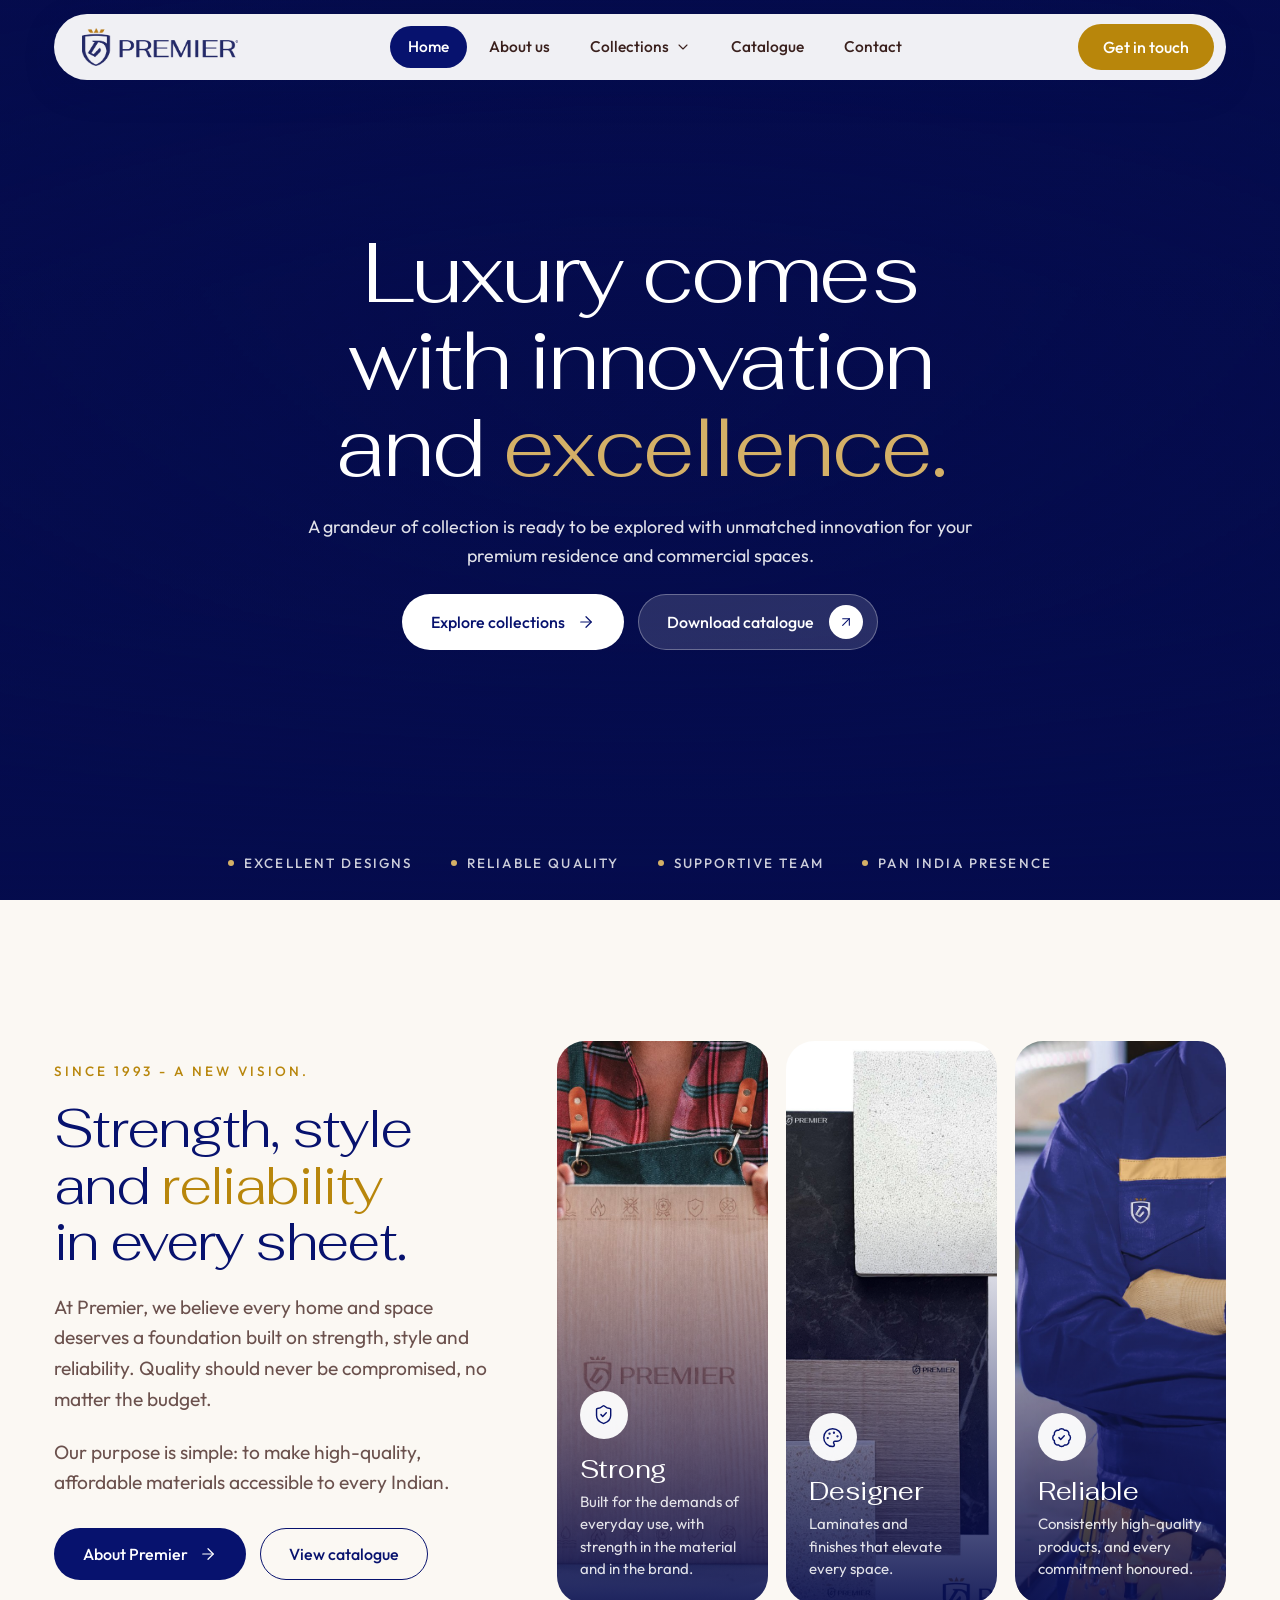
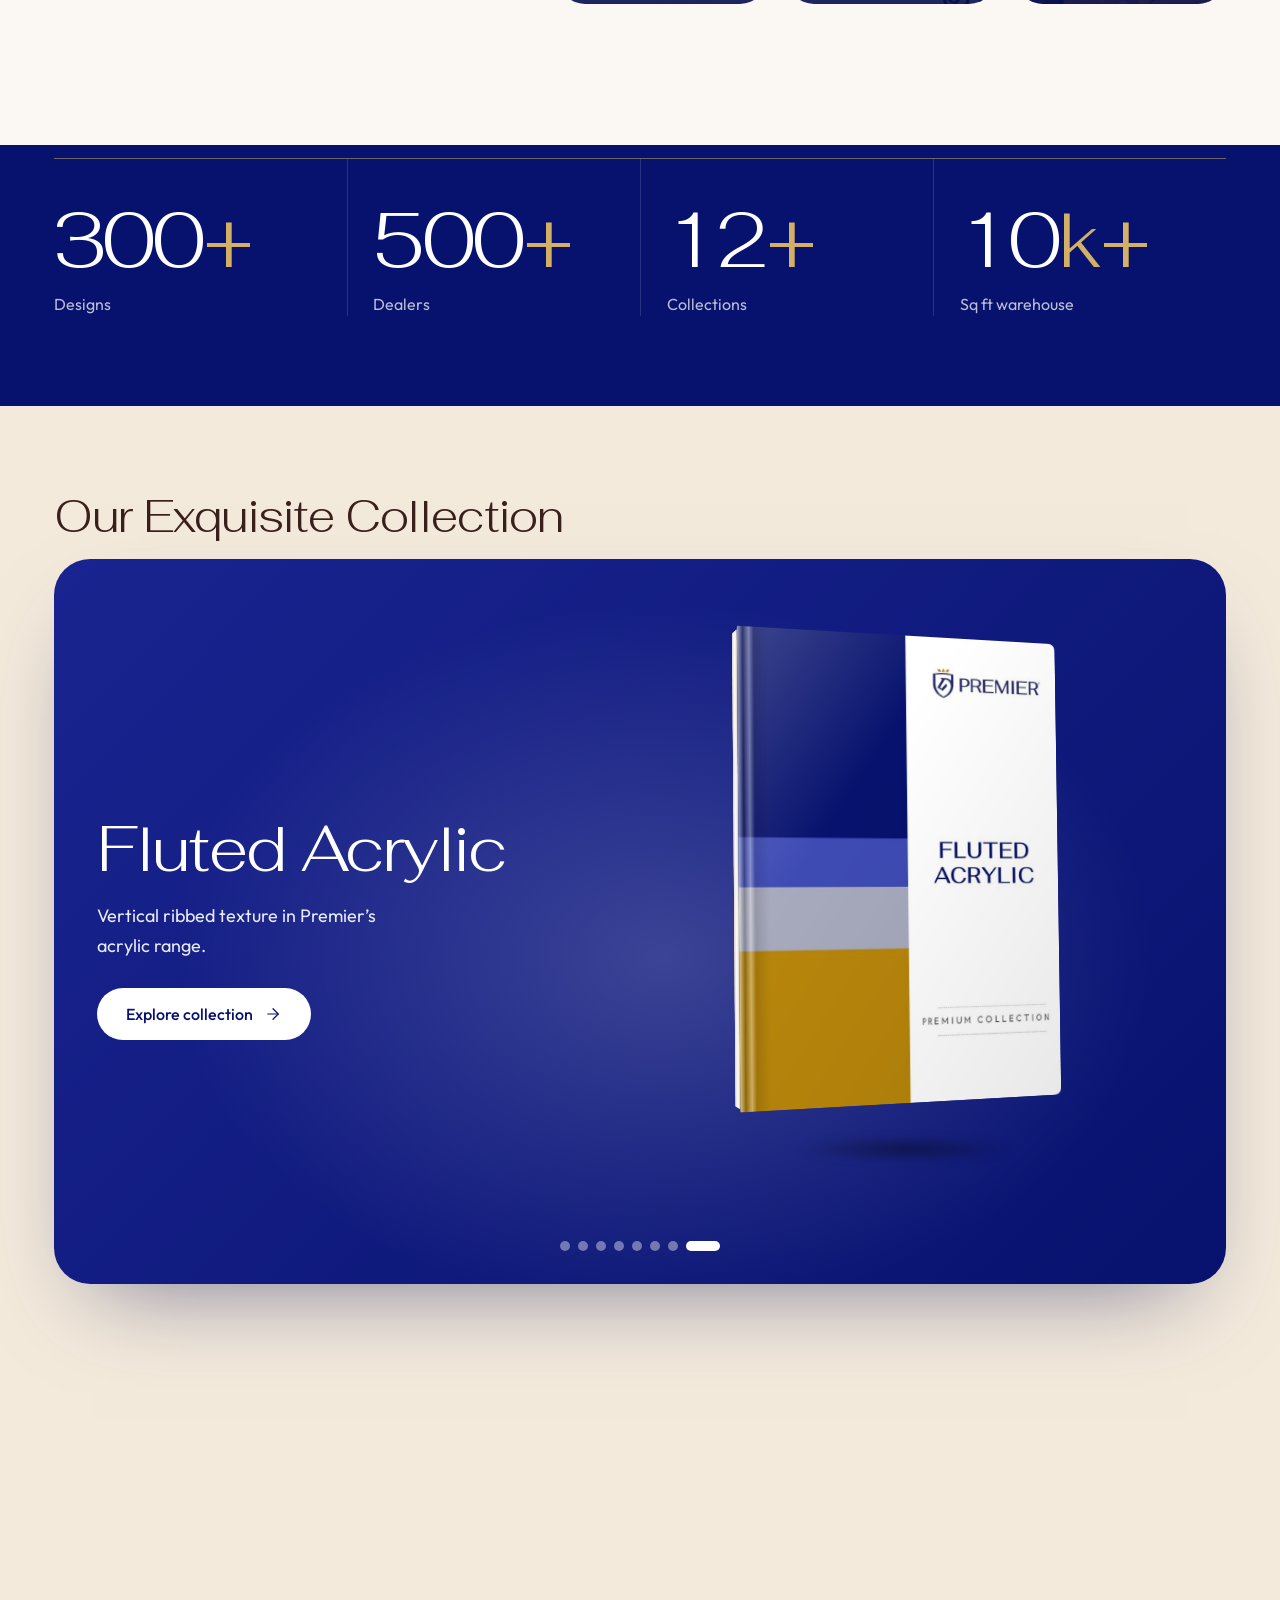
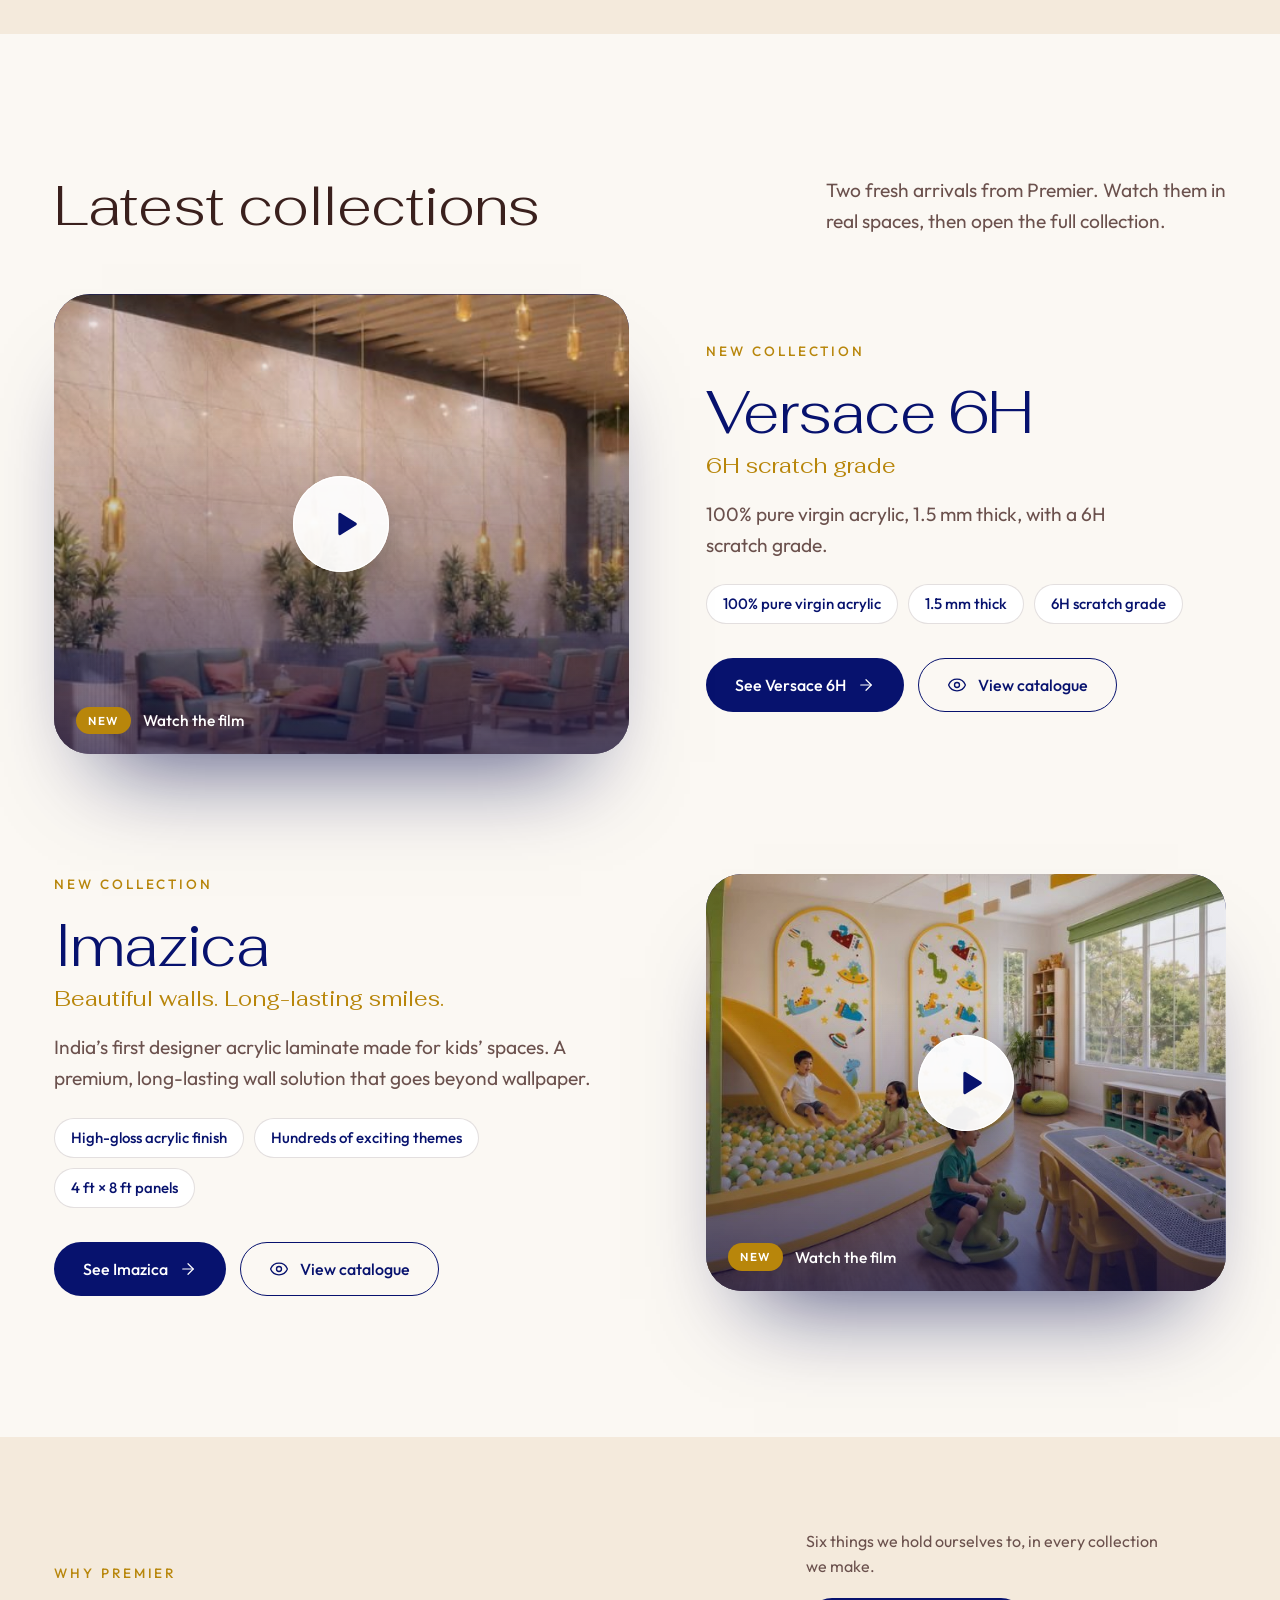
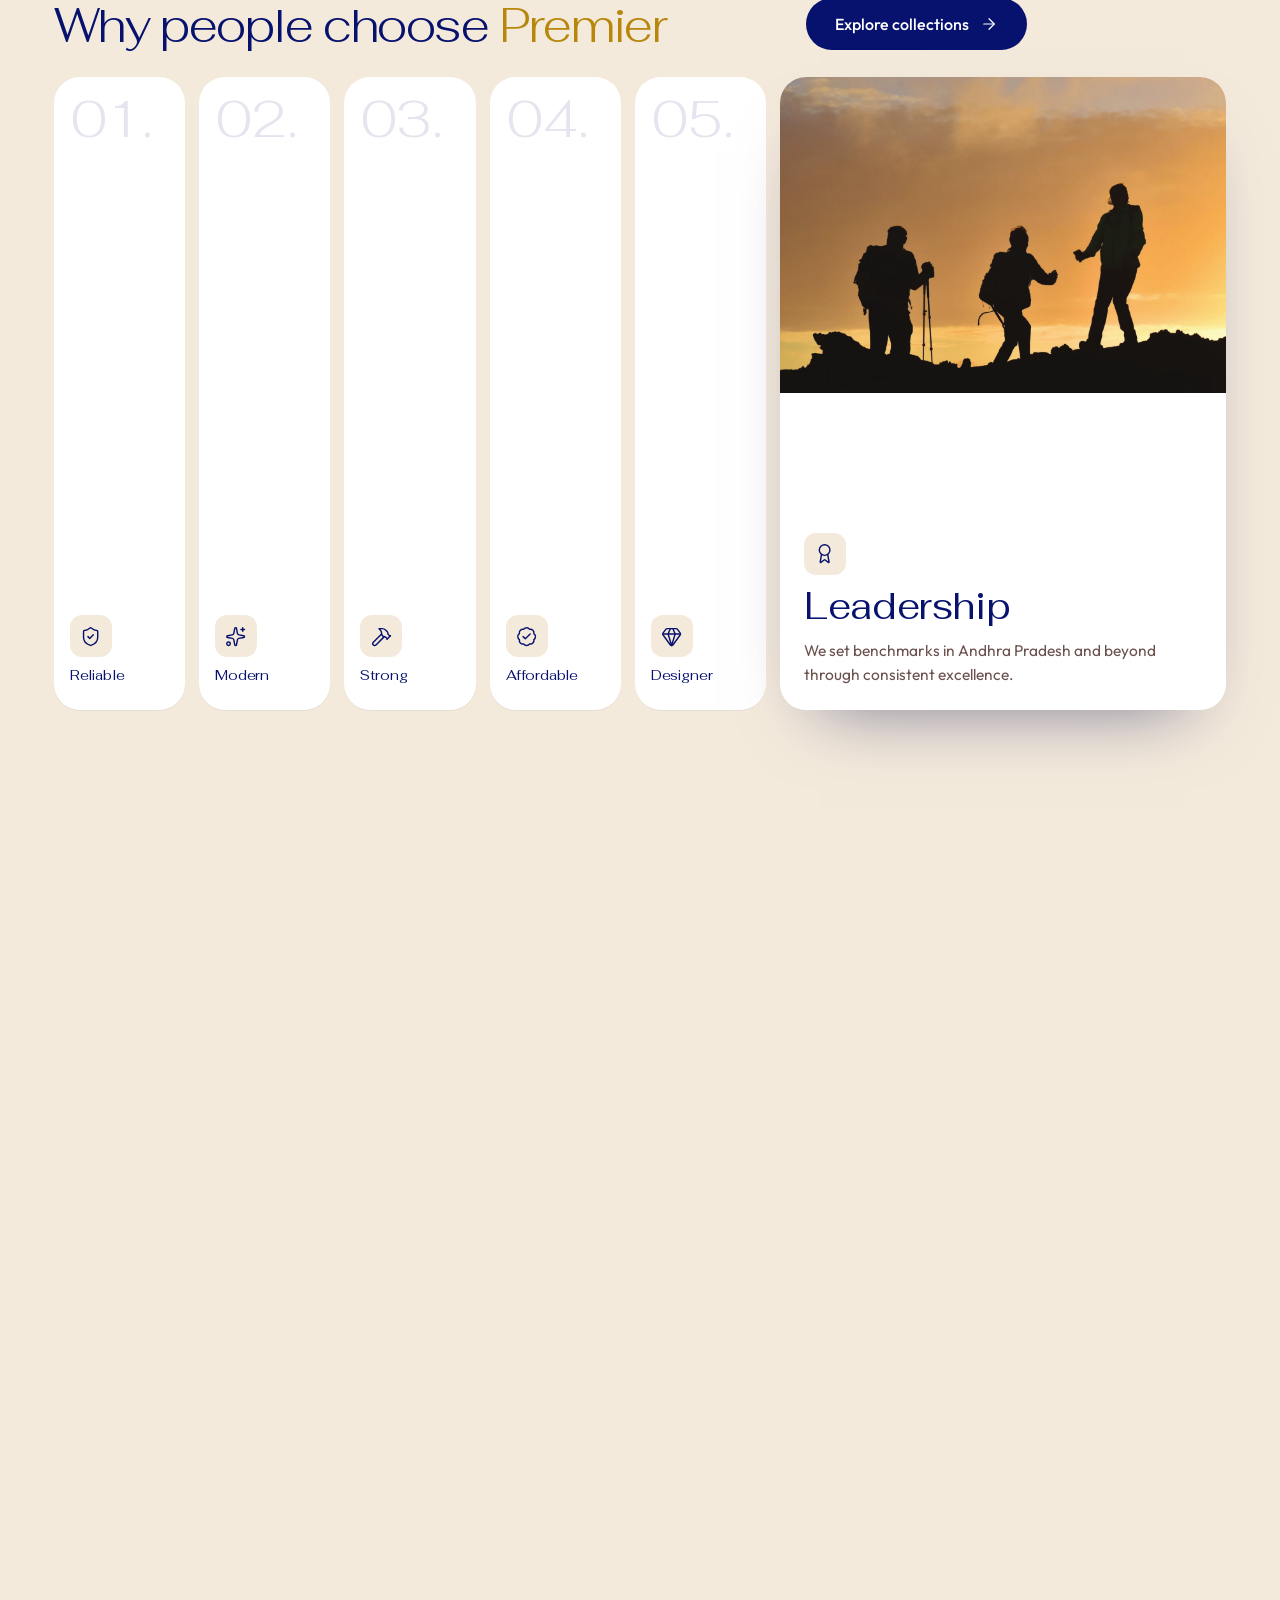
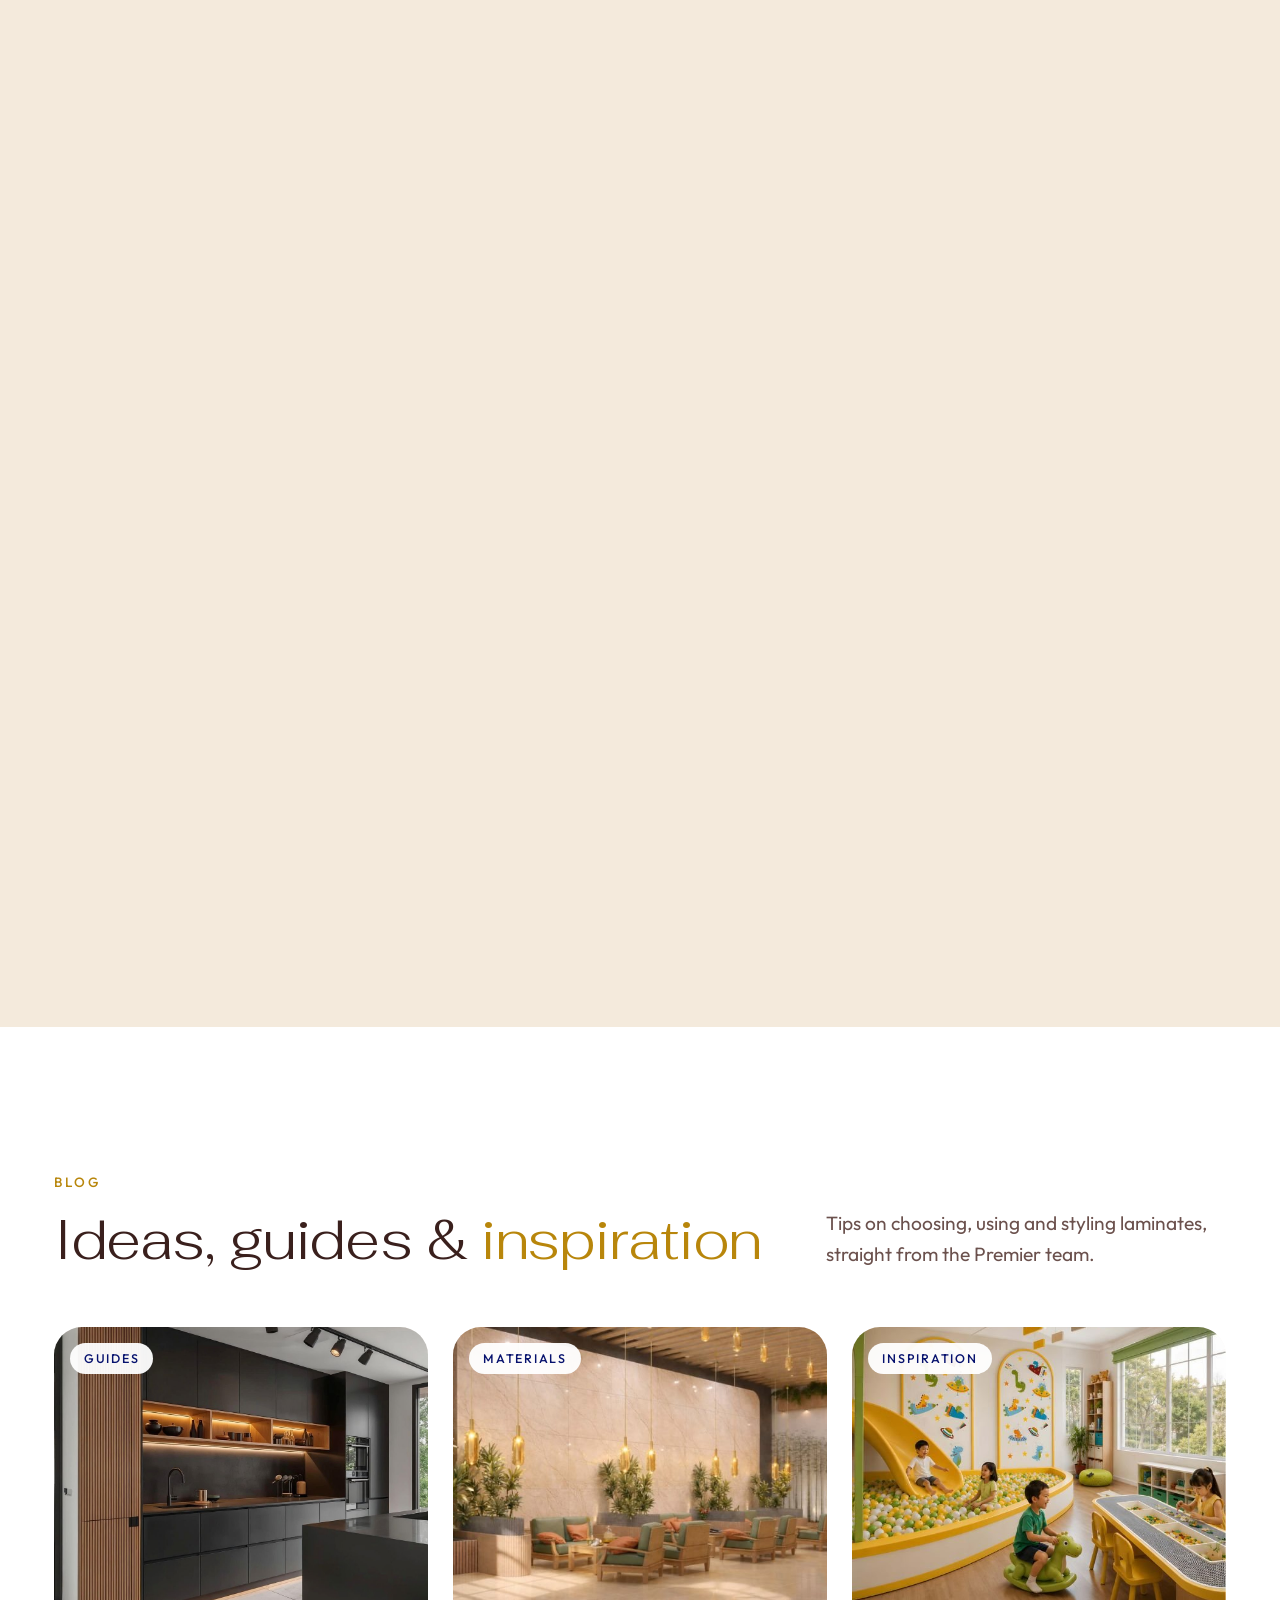
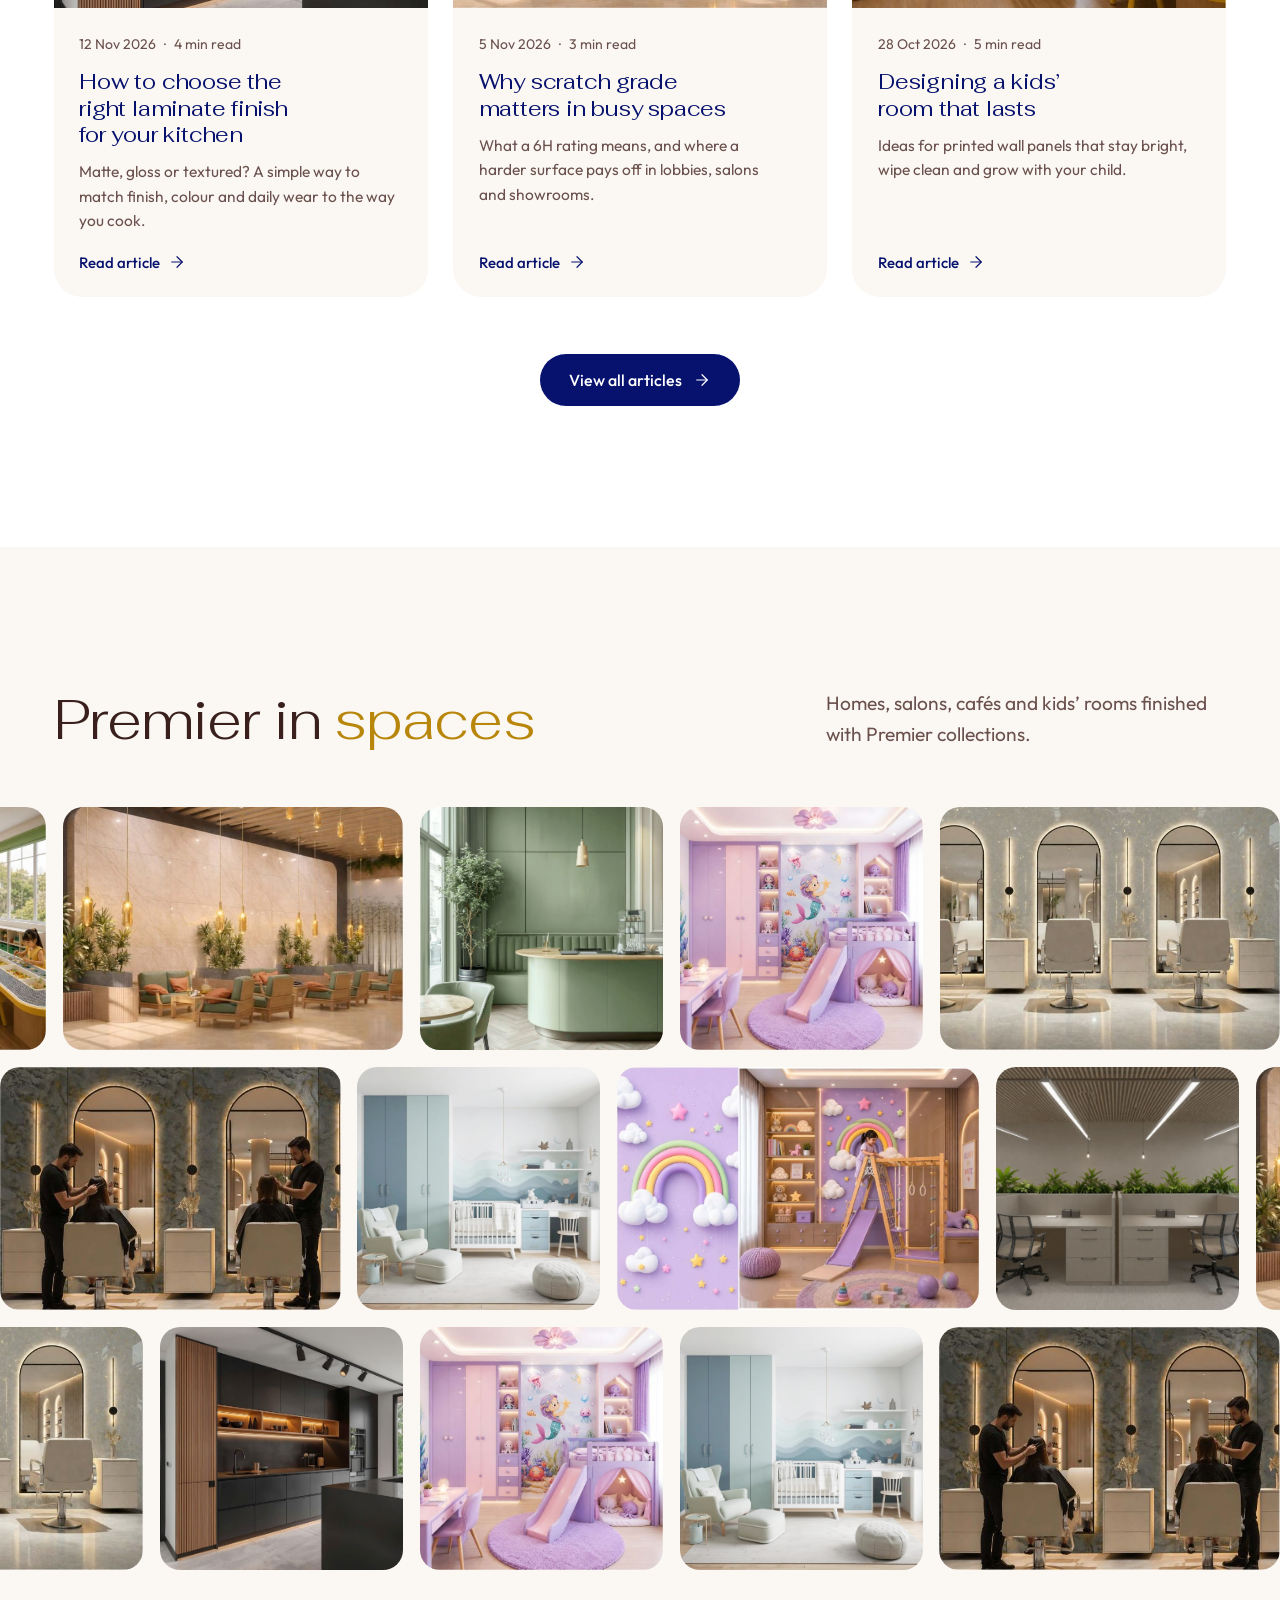
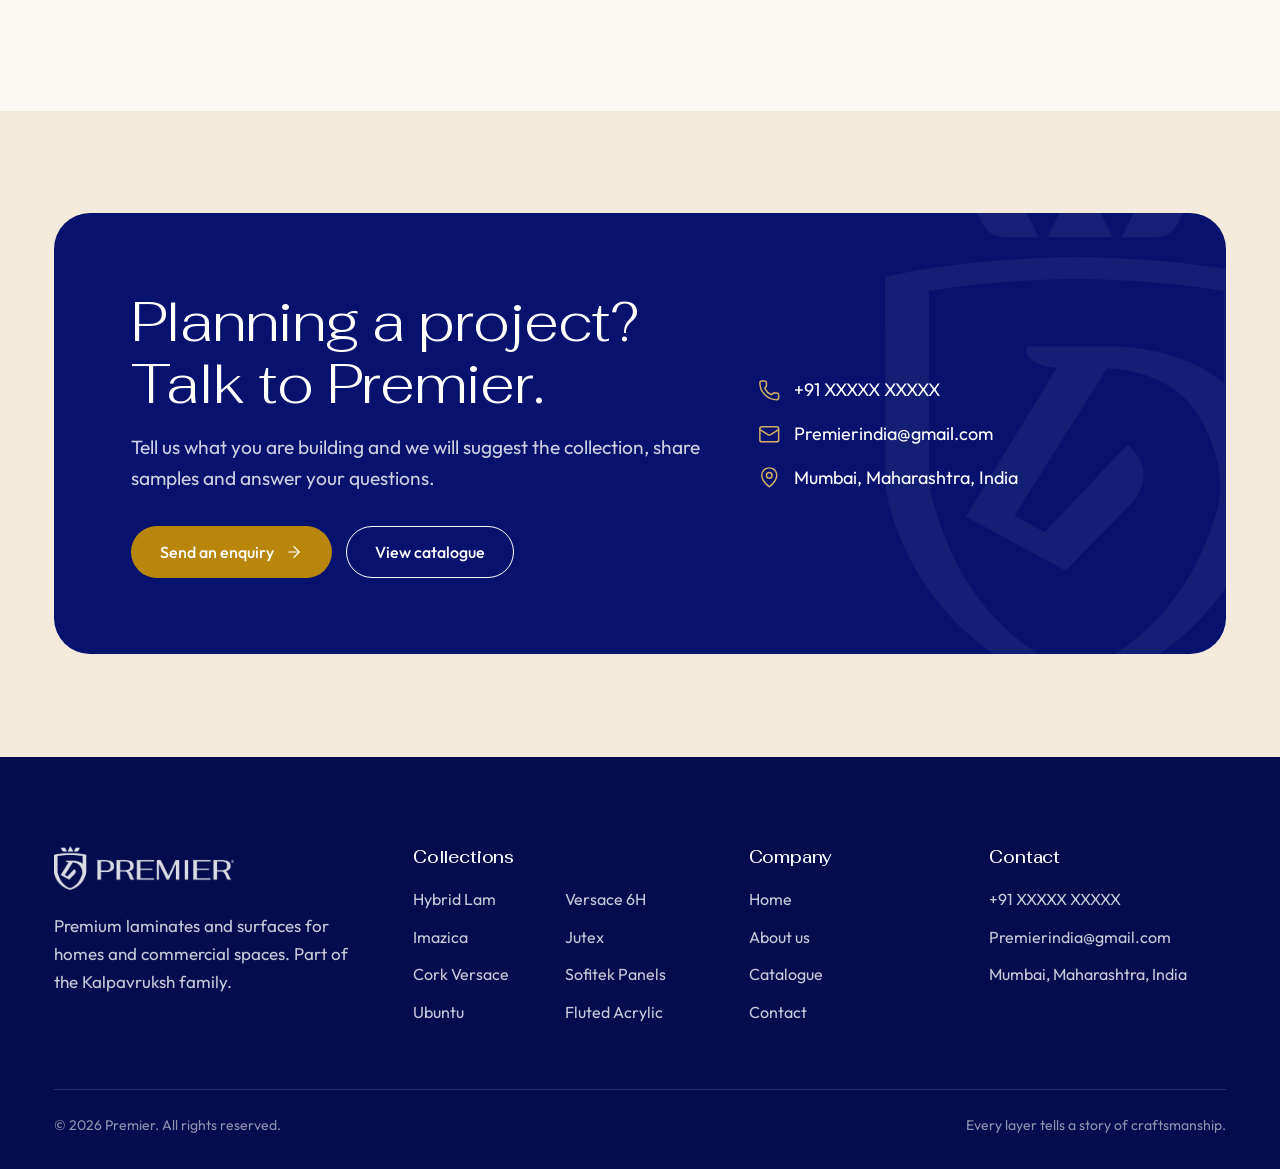
<file: index.html>
<!doctype html>
<html lang="en"><head><script>var d=document.documentElement;d.classList.add("js");if(matchMedia("(prefers-reduced-motion: reduce)").matches)d.classList.add("rm")</script><meta charset="utf-8"><meta name="viewport" content="width=device-width,initial-scale=1,viewport-fit=cover">
<title>Premier Laminates</title><meta name="description" content="Premier makes premium laminate collections for homes and commercial spaces: Hybrid Lam, Versace 6H, Imazica, Jutex, Cork Versace, Sofitek Panels, Ubuntu and Fluted Acrylic.">
<link rel="icon" href="assets/logo/premier-symbol.png">
<link rel="stylesheet" href="https://fonts.googleapis.com/css2?family=Fahkwang:wght@300;400;500;600&family=Outfit:wght@300;400;500;600&display=swap">
<link rel="stylesheet" href="assets/css/site.css"><link rel="stylesheet" href="assets/css/motion.css">
</head><body><header class="hdr"><div class="hdr-bar">
<a class="hdr-logo" href="index.html" aria-label="Premier home"><img src="assets/logo/premier-logo.png" alt="Premier" width="160" height="39"></a>
<nav class="nav" aria-label="Main"><a href="index.html" aria-current="page">Home</a><a href="about.html">About us</a>
<div class="nav-dd"><button type="button" aria-expanded="false" aria-haspopup="true">Collections 
<svg class="icon " aria-hidden="true"
 
  xmlns="http://www.w3.org/2000/svg"
 
 
  viewBox="0 0 24 24"
  fill="none"
  stroke="currentColor"
  stroke-width="2"
  stroke-linecap="round"
  stroke-linejoin="round"
>
  <path d="m6 9 6 6 6-6" />
</svg>
</button><div class="mega"><a href="collection-hybrid-lam.html"><span class="sw"><i style="background:#B48774"></i><i style="background:#A19A90"></i><i style="background:#CEB6AC"></i><i style="background:#356267"></i></span><span><b>Hybrid Lam</b><small>Always ahead</small></span></a><a href="collection-versace-6h.html"><span class="sw"><i style="background:#4C513A"></i><i style="background:#888C75"></i><i style="background:#F5ECDC"></i><i style="background:#BB9A77"></i></span><span><b>Versace 6H</b><small>6H scratch grade</small></span></a><a href="collection-imazica.html"><span class="sw"><i style="background:#34ACAA"></i><i style="background:#EE3B7D"></i><i style="background:#F37332"></i><i style="background:#F68BA9"></i></span><span><b>Imazica</b><small>Design that comes alive</small></span></a><a href="collection-jutex.html"><span class="sw"><i style="background:#8A6B43"></i><i style="background:#C9A66B"></i><i style="background:#E8D8B8"></i><i style="background:#3F4A36"></i></span><span><b>Jutex</b><small>Natural texture</small></span></a><a href="collection-cork-versace.html"><span class="sw"><i style="background:#9E3019"></i><i style="background:#BF8B35"></i><i style="background:#FFCF91"></i><i style="background:#66999A"></i></span><span><b>Cork Versace</b><small>Exquisite design</small></span></a><a href="collection-sofitek-panels.html"><span class="sw"><i style="background:#2C2F3B"></i><i style="background:#A7AABD"></i><i style="background:#D4B067"></i><i style="background:#F4EADC"></i></span><span><b>Sofitek Panels</b><small>Panels for interiors</small></span></a><a href="collection-ubuntu.html"><span class="sw"><i style="background:#00754B"></i><i style="background:#F47920"></i><i style="background:#D2DE29"></i><i style="background:#FDF3E7"></i></span><span><b>Ubuntu</b><small>An art laminates series</small></span></a><a href="collection-fluted-acrylic.html"><span class="sw"><i style="background:#07126E"></i><i style="background:#3F4BB5"></i><i style="background:#A7AABD"></i><i style="background:#B8860B"></i></span><span><b>Fluted Acrylic</b><small>Ribbed texture, acrylic finish</small></span></a></div></div>
<a href="catalogue.html">Catalogue</a><a href="contact.html">Contact</a></nav>
<div class="hdr-cta"><a class="btn btn-gold" href="contact.html">Get in touch</a></div>
<button class="menu-btn" id="menuBtn" aria-label="Open menu">
<svg class="icon " aria-hidden="true"
 
  xmlns="http://www.w3.org/2000/svg"
 
 
  viewBox="0 0 24 24"
  fill="none"
  stroke="currentColor"
  stroke-width="2"
  stroke-linecap="round"
  stroke-linejoin="round"
>
  <path d="M4 5h16" />
  <path d="M4 12h16" />
  <path d="M4 19h16" />
</svg>
</button></div></header>
<div class="drawer" id="drawer" role="dialog" aria-label="Menu"><div class="drawer-top"><img src="assets/logo/premier-logo-white.png" alt="Premier"><button class="x" aria-label="Close menu">
<svg class="icon " aria-hidden="true"
 
  xmlns="http://www.w3.org/2000/svg"
 
 
  viewBox="0 0 24 24"
  fill="none"
  stroke="currentColor"
  stroke-width="2"
  stroke-linecap="round"
  stroke-linejoin="round"
>
  <path d="M18 6 6 18" />
  <path d="m6 6 12 12" />
</svg>
</button></div>
<nav><a href="index.html">Home</a><a href="about.html">About us</a><a href="catalogue.html">Catalogue</a><a href="contact.html">Contact</a>
<div class="sub"><a href="collection-hybrid-lam.html">Hybrid Lam</a><a href="collection-versace-6h.html">Versace 6H</a><a href="collection-imazica.html">Imazica</a><a href="collection-jutex.html">Jutex</a><a href="collection-cork-versace.html">Cork Versace</a><a href="collection-sofitek-panels.html">Sofitek Panels</a><a href="collection-ubuntu.html">Ubuntu</a><a href="collection-fluted-acrylic.html">Fluted Acrylic</a></div></nav></div><main>
<section class="hero2" id="top"><div class="hero2-bg" aria-hidden="true"><img src="assets/img/interior.jpg" alt="" fetchpriority="high"><img src="assets/img/livingroom.jpg" alt=""><img src="assets/img/hl-cafe.jpg" alt=""></div><div class="hero2-shade"></div><div class="wrap hero2-in"><h1>Luxury comes with innovation and <em>excellence.</em></h1><p class="lede">A grandeur of collection is ready to be explored with unmatched innovation for your premium residence and commercial spaces.</p><div class="btn-row"><a class="btn btn-white" href="#collections">Explore collections <svg class="icon" viewBox="0 0 24 24" fill="none" stroke="currentColor" stroke-width="2" stroke-linecap="round" stroke-linejoin="round" aria-hidden="true"><path d="M5 12h14"/><path d="m12 5 7 7-7 7"/></svg></a><a class="btn btn-glass" href="catalogue.html">Download catalogue <span class="ci"><svg class="icon" viewBox="0 0 24 24" fill="none" stroke="currentColor" stroke-width="2" stroke-linecap="round" stroke-linejoin="round" aria-hidden="true"><path d="M7 7h10v10"/><path d="M7 17 17 7"/></svg></span></a></div></div><ul class="hero2-badges"><li>Excellent Designs</li><li>Reliable Quality</li><li>Supportive Team</li><li>Pan India Presence</li></ul></section><section class="abt2 sec" id="about"><div class="wrap abt2-grid"><div class="abt2-l"><span class="eyebrow">Since 1993 - A new vision.</span><h2 data-words>Strength, style and <em>reliability</em> in every sheet.</h2><p class="lede">At Premier, we believe every home and space deserves a foundation built on strength, style and reliability. Quality should never be compromised, no matter the budget.</p><p class="lede">Our purpose is simple: to make high-quality, affordable materials accessible to every Indian.</p><div class="btn-row"><a class="btn btn-sapphire" href="about.html">About Premier <svg class="icon" viewBox="0 0 24 24" fill="none" stroke="currentColor" stroke-width="2" stroke-linecap="round" stroke-linejoin="round" aria-hidden="true"><path d="M5 12h14"/><path d="m12 5 7 7-7 7"/></svg></a><a class="btn btn-ghost dk" style="color:var(--sapphire)" href="catalogue.html">View catalogue</a></div></div><div class="abt2-cards"><article class="acard"><img src="assets/img/craft.jpg" alt="Craftsman holding a Premier board" loading="lazy"><div class="ic"><svg class="icon" viewBox="0 0 24 24" fill="none" stroke="currentColor" stroke-width="2" stroke-linecap="round" stroke-linejoin="round" aria-hidden="true"><path d="M20 13c0 5-3.5 7.5-7.66 8.95a1 1 0 0 1-.67-.01C7.5 20.5 4 18 4 13V6a1 1 0 0 1 1-1c2 0 4.5-1.2 6.24-2.72a1.17 1.17 0 0 1 1.52 0C14.51 3.81 17 5 19 5a1 1 0 0 1 1 1z"/><path d="m9 12 2 2 4-4"/></svg></div><h3>Strong</h3><p>Built for the demands of everyday use, with strength in the material and in the brand.</p></article><article class="acard"><img src="assets/img/swatches.jpg" alt="Premier laminate samples in marble, speckled and wood finishes" loading="lazy"><div class="ic"><svg class="icon" viewBox="0 0 24 24" fill="none" stroke="currentColor" stroke-width="2" stroke-linecap="round" stroke-linejoin="round" aria-hidden="true"><path d="M12 22a1 1 0 0 1 0-20 10 9 0 0 1 10 9 5 5 0 0 1-5 5h-2.25a1.75 1.75 0 0 0-1.4 2.8l.3.4a1.75 1.75 0 0 1-1.4 2.8z"/><circle cx="13.5" cy="6.5" r=".5" fill="currentColor"/><circle cx="17.5" cy="10.5" r=".5" fill="currentColor"/><circle cx="6.5" cy="12.5" r=".5" fill="currentColor"/><circle cx="8.5" cy="7.5" r=".5" fill="currentColor"/></svg></div><h3>Designer</h3><p>Laminates and finishes that elevate every space.</p></article><article class="acard"><img src="assets/img/team.jpg" alt="Premier team member in uniform" loading="lazy"><div class="ic"><svg class="icon" viewBox="0 0 24 24" fill="none" stroke="currentColor" stroke-width="2" stroke-linecap="round" stroke-linejoin="round" aria-hidden="true"><path d="M3.85 8.62a4 4 0 0 1 4.78-4.77 4 4 0 0 1 6.74 0 4 4 0 0 1 4.78 4.78 4 4 0 0 1 0 6.74 4 4 0 0 1-4.77 4.78 4 4 0 0 1-6.75 0 4 4 0 0 1-4.78-4.77 4 4 0 0 1 0-6.76Z"/><path d="m9 12 2 2 4-4"/></svg></div><h3>Reliable</h3><p>Consistently high-quality products, and every commitment honoured.</p></article></div></div></section><section class="stats"><div class="wrap"><div class="row"><div class="stat"><b><em data-count="300">300</em><i>+</i></b><span>Designs</span></div><div class="stat"><b><em data-count="500">500</em><i>+</i></b><span>Dealers</span></div><div class="stat"><b><em data-count="12">12</em><i>+</i></b><span>Collections</span></div><div class="stat"><b><em data-count="10">10</em><i>k+</i></b><span>Sq ft warehouse</span></div></div></div></section>
<section class="xq" id="collections"><div class="xq-track"><div class="xq-pin" data-pin><div class="wrap">
<div class="shead"><h2 class="t-l">Our Exquisite Collection</h2></div>
<div class="stage" id="xq" data-next='[{"name":"Hybrid Lam","img":"assets/img/cover-hybrid-lam.jpg"},{"name":"Versace 6H","img":"assets/img/cover-versace-6h.jpg"},{"name":"Imazica","img":"assets/img/cover-imazica.jpg"},{"name":"Jutex","img":"assets/img/cover-jutex.jpg"},{"name":"Cork Versace","img":"assets/img/cover-cork-versace.jpg"},{"name":"Sofitek Panels","img":"assets/img/cover-sofitek-panels.jpg"},{"name":"Ubuntu","img":"assets/img/cover-ubuntu.jpg"},{"name":"Fluted Acrylic","img":"assets/img/cover-fluted-acrylic.jpg"}]' aria-roledescription="carousel" aria-label="Premier collections">
<div class="xq-bg on" style="background:linear-gradient(135deg,#9A6A58,#3B5B5F)"></div><div class="xq-bg" style="background:linear-gradient(135deg,#4C513A,#2B2F20)"></div><div class="xq-bg" style="background:linear-gradient(135deg,#1F8582,#0F5B63)"></div><div class="xq-bg" style="background:linear-gradient(135deg,#6B5232,#33271A)"></div><div class="xq-bg" style="background:linear-gradient(135deg,#8E2A15,#4D1609)"></div><div class="xq-bg" style="background:linear-gradient(135deg,#2C2F3B,#14161F)"></div><div class="xq-bg" style="background:linear-gradient(135deg,#00754B,#003F2D)"></div><div class="xq-bg" style="background:linear-gradient(135deg,#1A2490,#07126E)"></div>

<div class="xq-ui">
<div class="xq-copy"><div class="slide-t is-active"><h3>Hybrid Lam</h3><p>Premium laminate with an Anti Yellow Warranty, made to keep its shade.</p><a class="btn btn-white" href="collection-hybrid-lam.html">Explore collection 
<svg class="icon " aria-hidden="true"
 
  xmlns="http://www.w3.org/2000/svg"
 
 
  viewBox="0 0 24 24"
  fill="none"
  stroke="currentColor"
  stroke-width="2"
  stroke-linecap="round"
  stroke-linejoin="round"
>
  <path d="M5 12h14" />
  <path d="m12 5 7 7-7 7" />
</svg>
</a></div><div class="slide-t"><h3>Versace 6H</h3><p>100% pure virgin acrylic, 1.5 mm thick, with a 6H scratch grade.</p><a class="btn btn-white" href="collection-versace-6h.html">Explore collection 
<svg class="icon " aria-hidden="true"
 
  xmlns="http://www.w3.org/2000/svg"
 
 
  viewBox="0 0 24 24"
  fill="none"
  stroke="currentColor"
  stroke-width="2"
  stroke-linecap="round"
  stroke-linejoin="round"
>
  <path d="M5 12h14" />
  <path d="m12 5 7 7-7 7" />
</svg>
</a></div><div class="slide-t"><h3>Imazica</h3><p>Designer acrylic laminates for kids’ spaces. Beautiful walls, long-lasting smiles.</p><a class="btn btn-white" href="collection-imazica.html">Explore collection 
<svg class="icon " aria-hidden="true"
 
  xmlns="http://www.w3.org/2000/svg"
 
 
  viewBox="0 0 24 24"
  fill="none"
  stroke="currentColor"
  stroke-width="2"
  stroke-linecap="round"
  stroke-linejoin="round"
>
  <path d="M5 12h14" />
  <path d="m12 5 7 7-7 7" />
</svg>
</a></div><div class="slide-t"><h3>Jutex</h3><p>A textured Premier laminate collection with a natural character.</p><a class="btn btn-white" href="collection-jutex.html">Explore collection 
<svg class="icon " aria-hidden="true"
 
  xmlns="http://www.w3.org/2000/svg"
 
 
  viewBox="0 0 24 24"
  fill="none"
  stroke="currentColor"
  stroke-width="2"
  stroke-linecap="round"
  stroke-linejoin="round"
>
  <path d="M5 12h14" />
  <path d="m12 5 7 7-7 7" />
</svg>
</a></div><div class="slide-t"><h3>Cork Versace</h3><p>90° bendable, borer free and formaldehyde free.</p><a class="btn btn-white" href="collection-cork-versace.html">Explore collection 
<svg class="icon " aria-hidden="true"
 
  xmlns="http://www.w3.org/2000/svg"
 
 
  viewBox="0 0 24 24"
  fill="none"
  stroke="currentColor"
  stroke-width="2"
  stroke-linecap="round"
  stroke-linejoin="round"
>
  <path d="M5 12h14" />
  <path d="m12 5 7 7-7 7" />
</svg>
</a></div><div class="slide-t"><h3>Sofitek Panels</h3><p>Premier’s panel collection for walls and interior features.</p><a class="btn btn-white" href="collection-sofitek-panels.html">Explore collection 
<svg class="icon " aria-hidden="true"
 
  xmlns="http://www.w3.org/2000/svg"
 
 
  viewBox="0 0 24 24"
  fill="none"
  stroke="currentColor"
  stroke-width="2"
  stroke-linecap="round"
  stroke-linejoin="round"
>
  <path d="M5 12h14" />
  <path d="m12 5 7 7-7 7" />
</svg>
</a></div><div class="slide-t"><h3>Ubuntu</h3><p>Art laminates in bold geometric patterns of green, orange and lime.</p><a class="btn btn-white" href="collection-ubuntu.html">Explore collection 
<svg class="icon " aria-hidden="true"
 
  xmlns="http://www.w3.org/2000/svg"
 
 
  viewBox="0 0 24 24"
  fill="none"
  stroke="currentColor"
  stroke-width="2"
  stroke-linecap="round"
  stroke-linejoin="round"
>
  <path d="M5 12h14" />
  <path d="m12 5 7 7-7 7" />
</svg>
</a></div><div class="slide-t"><h3>Fluted Acrylic</h3><p>Vertical ribbed texture in Premier’s acrylic range.</p><a class="btn btn-white" href="collection-fluted-acrylic.html">Explore collection 
<svg class="icon " aria-hidden="true"
 
  xmlns="http://www.w3.org/2000/svg"
 
 
  viewBox="0 0 24 24"
  fill="none"
  stroke="currentColor"
  stroke-width="2"
  stroke-linecap="round"
  stroke-linejoin="round"
>
  <path d="M5 12h14" />
  <path d="m12 5 7 7-7 7" />
</svg>
</a></div></div>
<div class="xq-covers"><div class="xq-cover is-active"><span class="bkw"><span class="bk"><img src="assets/img/cover-hybrid-lam.jpg" alt="Premier Hybrid collection cover"></span></span><i></i></div><div class="xq-cover"><span class="bkw"><span class="bk"><img src="assets/img/cover-versace-6h.jpg" alt="Premier Versace collection cover"></span></span><i></i></div><div class="xq-cover"><span class="bkw"><span class="bk"><img src="assets/img/cover-imazica.jpg" alt="Premier Imazica collection cover"></span></span><i></i></div><div class="xq-cover"><span class="bkw"><span class="bk"><img src="assets/img/cover-jutex.jpg" alt="Premier Jutex collection cover"></span></span><i></i></div><div class="xq-cover"><span class="bkw"><span class="bk"><img src="assets/img/cover-cork-versace.jpg" alt="Premier Cork Versace collection cover"></span></span><i></i></div><div class="xq-cover"><span class="bkw"><span class="bk"><img src="assets/img/cover-sofitek-panels.jpg" alt="Premier Sofitek Panels collection cover"></span></span><i></i></div><div class="xq-cover"><span class="bkw"><span class="bk"><img src="assets/img/cover-ubuntu.jpg" alt="Premier Ubuntu collection cover"></span></span><i></i></div><div class="xq-cover"><span class="bkw"><span class="bk"><img src="assets/img/cover-fluted-acrylic.jpg" alt="Premier Fluted Acrylic collection cover"></span></span><i></i></div></div>

</div>

<div class="xq-dots"><button class="is-active" aria-label="Show Hybrid Lam"></button><button aria-label="Show Versace 6H"></button><button aria-label="Show Imazica"></button><button aria-label="Show Jutex"></button><button aria-label="Show Cork Versace"></button><button aria-label="Show Sofitek Panels"></button><button aria-label="Show Ubuntu"></button><button aria-label="Show Fluted Acrylic"></button></div>

</div></div></div></div></section>
<section class="lc sec" id="latest"><div class="wrap"><div class="shead"><h2 class="t-l">Latest collections</h2><p class="lede">Two fresh arrivals from Premier. Watch them in real spaces, then open the full collection.</p></div><article class="lc-row"><button class="lc-media" type="button" data-video="assets/video/versace-6h.mp4" aria-label="Play the Versace 6H video"><img src="assets/img/v6h-lobby.jpg" alt="A lounge with a marble-finish wall" loading="lazy"><span class="play"><svg viewBox="0 0 24 24" aria-hidden="true"><path d="M8 5.14v13.72a1 1 0 0 0 1.5.86l11.04-6.86a1 1 0 0 0 0-1.72L9.5 4.28A1 1 0 0 0 8 5.14z"/></svg></span><span class="lc-tag"><span class="lc-new">New</span>Watch the film</span></button><div class="lc-copy"><span class="eyebrow">New collection</span><h3>Versace 6H</h3><p class="sub">6H scratch grade</p><p class="lede">100% pure virgin acrylic, 1.5 mm thick, with a 6H scratch grade.</p><ul class="lc-pills"><li>100% pure virgin acrylic</li><li>1.5 mm thick</li><li>6H scratch grade</li></ul><div class="btn-row"><a class="btn btn-sapphire" href="collection-versace-6h.html">See Versace 6H <svg class="icon" viewBox="0 0 24 24" fill="none" stroke="currentColor" stroke-width="2" stroke-linecap="round" stroke-linejoin="round" aria-hidden="true"><path d="M5 12h14"/><path d="m12 5 7 7-7 7"/></svg></a><a class="btn btn-ghost dk" style="color:var(--sapphire)" href="catalogue/premier-versace-6h-catalogue.pdf" target="_blank" rel="noopener"><svg class="icon eye" viewBox="0 0 24 24" fill="none" stroke="currentColor" stroke-width="2" stroke-linecap="round" stroke-linejoin="round" aria-hidden="true" ><path d="M2.06 12.35a1 1 0 0 1 0-.7 10.75 10.75 0 0 1 19.88 0 1 1 0 0 1 0 .7 10.75 10.75 0 0 1-19.88 0"/><circle cx="12" cy="12" r="3"/></svg> View catalogue</a></div></div></article><article class="lc-row flip"><button class="lc-media" type="button" data-video="assets/video/imazica.mp4" aria-label="Play the Imazica video"><img src="assets/img/imz-playroom.jpg" alt="A bright kids’ play room with printed wall panels" loading="lazy"><span class="play"><svg viewBox="0 0 24 24" aria-hidden="true"><path d="M8 5.14v13.72a1 1 0 0 0 1.5.86l11.04-6.86a1 1 0 0 0 0-1.72L9.5 4.28A1 1 0 0 0 8 5.14z"/></svg></span><span class="lc-tag"><span class="lc-new">New</span>Watch the film</span></button><div class="lc-copy"><span class="eyebrow">New collection</span><h3>Imazica</h3><p class="sub">Beautiful walls. Long-lasting smiles.</p><p class="lede">India’s first designer acrylic laminate made for kids’ spaces. A premium, long-lasting wall solution that goes beyond wallpaper.</p><ul class="lc-pills"><li>High-gloss acrylic finish</li><li>Hundreds of exciting themes</li><li>4 ft × 8 ft panels</li></ul><div class="btn-row"><a class="btn btn-sapphire" href="collection-imazica.html">See Imazica <svg class="icon" viewBox="0 0 24 24" fill="none" stroke="currentColor" stroke-width="2" stroke-linecap="round" stroke-linejoin="round" aria-hidden="true"><path d="M5 12h14"/><path d="m12 5 7 7-7 7"/></svg></a><a class="btn btn-ghost dk" style="color:var(--sapphire)" href="catalogue/premier-imazica-catalogue.pdf" target="_blank" rel="noopener"><svg class="icon eye" viewBox="0 0 24 24" fill="none" stroke="currentColor" stroke-width="2" stroke-linecap="round" stroke-linejoin="round" aria-hidden="true" ><path d="M2.06 12.35a1 1 0 0 1 0-.7 10.75 10.75 0 0 1 19.88 0 1 1 0 0 1 0 .7 10.75 10.75 0 0 1-19.88 0"/><circle cx="12" cy="12" r="3"/></svg> View catalogue</a></div></div></article></div></section>
<section class="why" id="why"><div class="why-track" style="--n:6"><div class="why-pin" data-pin><div class="wrap"><div class="why-head"><div><span class="eyebrow">Why Premier</span><h2>Why people choose <em>Premier</em></h2></div><div class="why-r"><p class="lede">Six things we hold ourselves to, in every collection we make.</p><a class="btn btn-sapphire" href="#collections">Explore collections <svg class="icon" viewBox="0 0 24 24" fill="none" stroke="currentColor" stroke-width="2" stroke-linecap="round" stroke-linejoin="round" aria-hidden="true"><path d="M5 12h14"/><path d="m12 5 7 7-7 7"/></svg></a></div></div><div class="acc"><div class="tab on" role="button" tabindex="0" aria-expanded="true"><span class="tab-num" aria-hidden="true">01.</span><div class="tab-img"><img src="assets/img/veneers.jpg" alt="" loading="lazy"></div><div class="tab-body"><span class="tab-ic"><svg class="icon " aria-hidden="true"
 
  xmlns="http://www.w3.org/2000/svg"
 
 
  viewBox="0 0 24 24"
  fill="none"
  stroke="currentColor"
  stroke-width="2"
  stroke-linecap="round"
  stroke-linejoin="round"
>
  <path d="M20 13c0 5-3.5 7.5-7.66 8.95a1 1 0 0 1-.67-.01C7.5 20.5 4 18 4 13V6a1 1 0 0 1 1-1c2 0 4.5-1.2 6.24-2.72a1.17 1.17 0 0 1 1.52 0C14.51 3.81 17 5 19 5a1 1 0 0 1 1 1z" />
  <path d="m9 12 2 2 4-4" />
</svg></span><h3>Reliable</h3><p>We deliver consistently high-quality products and honour every commitment to our customers and partners.</p></div></div><div class="tab" role="button" tabindex="0" aria-expanded="false"><span class="tab-num" aria-hidden="true">02.</span><div class="tab-img"><img src="assets/img/hl-office.jpg" alt="" loading="lazy"></div><div class="tab-body"><span class="tab-ic"><svg class="icon " aria-hidden="true"
 
  xmlns="http://www.w3.org/2000/svg"
 
 
  viewBox="0 0 24 24"
  fill="none"
  stroke="currentColor"
  stroke-width="2"
  stroke-linecap="round"
  stroke-linejoin="round"
>
  <path d="M11.017 2.814a1 1 0 0 1 1.966 0l1.051 5.558a2 2 0 0 0 1.594 1.594l5.558 1.051a1 1 0 0 1 0 1.966l-5.558 1.051a2 2 0 0 0-1.594 1.594l-1.051 5.558a1 1 0 0 1-1.966 0l-1.051-5.558a2 2 0 0 0-1.594-1.594l-5.558-1.051a1 1 0 0 1 0-1.966l5.558-1.051a2 2 0 0 0 1.594-1.594z" />
  <path d="M20 2v4" />
  <path d="M22 4h-4" />
  <circle cx="4" cy="20" r="2" />
</svg></span><h3>Modern</h3><p>We stay ahead of design trends and material innovations so our surfaces suit today’s homes and commercial spaces.</p></div></div><div class="tab" role="button" tabindex="0" aria-expanded="false"><span class="tab-num" aria-hidden="true">03.</span><div class="tab-img"><img src="assets/img/hl-kitchen.jpg" alt="" loading="lazy"></div><div class="tab-body"><span class="tab-ic"><svg class="icon " aria-hidden="true"
 
  xmlns="http://www.w3.org/2000/svg"
 
 
  viewBox="0 0 24 24"
  fill="none"
  stroke="currentColor"
  stroke-width="2"
  stroke-linecap="round"
  stroke-linejoin="round"
>
  <path d="m15 12-9.373 9.373a1 1 0 0 1-3.001-3L12 9" />
  <path d="m18 15 4-4" />
  <path d="m21.5 11.5-1.914-1.914A2 2 0 0 1 19 8.172v-.344a2 2 0 0 0-.586-1.414l-1.657-1.657A6 6 0 0 0 12.516 3H9l1.243 1.243A6 6 0 0 1 12 8.485V10l2 2h1.172a2 2 0 0 1 1.414.586L18.5 14.5" />
</svg></span><h3>Strong</h3><p>Built for the demands of everyday use, with strength in the material and in the brand.</p></div></div><div class="tab" role="button" tabindex="0" aria-expanded="false"><span class="tab-num" aria-hidden="true">04.</span><div class="tab-img"><img src="assets/img/hl-nursery.jpg" alt="" loading="lazy"></div><div class="tab-body"><span class="tab-ic"><svg class="icon " aria-hidden="true"
 
  xmlns="http://www.w3.org/2000/svg"
 
 
  viewBox="0 0 24 24"
  fill="none"
  stroke="currentColor"
  stroke-width="2"
  stroke-linecap="round"
  stroke-linejoin="round"
>
  <path d="M3.85 8.62a4 4 0 0 1 4.78-4.77 4 4 0 0 1 6.74 0 4 4 0 0 1 4.78 4.78 4 4 0 0 1 0 6.74 4 4 0 0 1-4.77 4.78 4 4 0 0 1-6.75 0 4 4 0 0 1-4.78-4.77 4 4 0 0 1 0-6.76Z" />
  <path d="m16 9-5.5 5.5L8 12" />
</svg></span><h3>Affordable</h3><p>The right balance of cost and quality, so premium design reaches more people.</p></div></div><div class="tab" role="button" tabindex="0" aria-expanded="false"><span class="tab-num" aria-hidden="true">05.</span><div class="tab-img"><img src="assets/img/samples.jpg" alt="" loading="lazy"></div><div class="tab-body"><span class="tab-ic"><svg class="icon " aria-hidden="true"
 
  xmlns="http://www.w3.org/2000/svg"
 
 
  viewBox="0 0 24 24"
  fill="none"
  stroke="currentColor"
  stroke-width="2"
  stroke-linecap="round"
  stroke-linejoin="round"
>
  <path d="M10.5 3 8 9l4 13 4-13-2.5-6" />
  <path d="M17 3a2 2 0 0 1 1.6.8l3 4a2 2 0 0 1 .013 2.382l-7.99 10.986a2 2 0 0 1-3.247 0l-7.99-10.986A2 2 0 0 1 2.4 7.8l2.998-3.997A2 2 0 0 1 7 3z" />
  <path d="M2 9h20" />
</svg></span><h3>Designer</h3><p>A refined range of laminates that turns functional surfaces into design statements.</p></div></div><div class="tab" role="button" tabindex="0" aria-expanded="false"><span class="tab-num" aria-hidden="true">06.</span><div class="tab-img"><img src="assets/img/purpose.jpg" alt="" loading="lazy"></div><div class="tab-body"><span class="tab-ic"><svg class="icon " aria-hidden="true"
 
  xmlns="http://www.w3.org/2000/svg"
 
 
  viewBox="0 0 24 24"
  fill="none"
  stroke="currentColor"
  stroke-width="2"
  stroke-linecap="round"
  stroke-linejoin="round"
>
  <path d="m15.477 12.89 1.515 8.526a.5.5 0 0 1-.81.47l-3.58-2.687a1 1 0 0 0-1.197 0l-3.586 2.686a.5.5 0 0 1-.81-.469l1.514-8.526" />
  <circle cx="12" cy="8" r="6" />
</svg></span><h3>Leadership</h3><p>We set benchmarks in Andhra Pradesh and beyond through consistent excellence.</p></div></div></div></div></div></div></section>



<section class="blg sec" id="blog"><div class="wrap"><div class="shead"><div><span class="eyebrow">Blog</span><h2 class="t-l">Ideas, guides &amp; <em>inspiration</em></h2></div><p class="lede">Tips on choosing, using and styling laminates, straight from the Premier team.</p></div><div class="blg-grid"><article class="blg-card" data-r="zoom" style="--d:0ms"><a class="blg-img" href="#blog" aria-label="How to choose the right laminate finish for your kitchen"><img src="assets/img/hl-kitchen.jpg" alt="A kitchen with dark laminate and a wood-fluted tower" loading="lazy"><span class="blg-tag">Guides</span></a><div class="blg-body"><p class="blg-meta"><time>12 Nov 2026</time><span aria-hidden="true">·</span><span>4 min read</span></p><h3><a href="#blog">How to choose the right laminate finish for your kitchen</a></h3><p>Matte, gloss or textured? A simple way to match finish, colour and daily wear to the way you cook.</p><a class="blg-more" href="#blog">Read article <svg class="icon" viewBox="0 0 24 24" fill="none" stroke="currentColor" stroke-width="2" stroke-linecap="round" stroke-linejoin="round" aria-hidden="true"><path d="M5 12h14"/><path d="m12 5 7 7-7 7"/></svg></a></div></article><article class="blg-card" data-r="zoom" style="--d:90ms"><a class="blg-img" href="#blog" aria-label="Why scratch grade matters in busy spaces"><img src="assets/img/v6h-lobby.jpg" alt="A lounge with a marble-finish wall" loading="lazy"><span class="blg-tag">Materials</span></a><div class="blg-body"><p class="blg-meta"><time>5 Nov 2026</time><span aria-hidden="true">·</span><span>3 min read</span></p><h3><a href="#blog">Why scratch grade matters in busy spaces</a></h3><p>What a 6H rating means, and where a harder surface pays off in lobbies, salons and showrooms.</p><a class="blg-more" href="#blog">Read article <svg class="icon" viewBox="0 0 24 24" fill="none" stroke="currentColor" stroke-width="2" stroke-linecap="round" stroke-linejoin="round" aria-hidden="true"><path d="M5 12h14"/><path d="m12 5 7 7-7 7"/></svg></a></div></article><article class="blg-card" data-r="zoom" style="--d:180ms"><a class="blg-img" href="#blog" aria-label="Designing a kids’ room that lasts"><img src="assets/img/imz-playroom.jpg" alt="A bright kids’ play room with printed wall panels" loading="lazy"><span class="blg-tag">Inspiration</span></a><div class="blg-body"><p class="blg-meta"><time>28 Oct 2026</time><span aria-hidden="true">·</span><span>5 min read</span></p><h3><a href="#blog">Designing a kids’ room that lasts</a></h3><p>Ideas for printed wall panels that stay bright, wipe clean and grow with your child.</p><a class="blg-more" href="#blog">Read article <svg class="icon" viewBox="0 0 24 24" fill="none" stroke="currentColor" stroke-width="2" stroke-linecap="round" stroke-linejoin="round" aria-hidden="true"><path d="M5 12h14"/><path d="m12 5 7 7-7 7"/></svg></a></div></article></div><div class="btn-row blg-cta"><a class="btn btn-sapphire" href="#blog">View all articles <svg class="icon" viewBox="0 0 24 24" fill="none" stroke="currentColor" stroke-width="2" stroke-linecap="round" stroke-linejoin="round" aria-hidden="true"><path d="M5 12h14"/><path d="m12 5 7 7-7 7"/></svg></a></div></div></section>
<section class="gal3 sec" id="gallery"><div class="wrap"><div class="shead"><h2 class="t-l">Premier in <em>spaces</em></h2><p class="lede">Homes, salons, cafés and kids’ rooms finished with Premier collections.</p></div></div><div class="g3-rows"><div class="g3-row"><div class="g3-track"><figure><img src="assets/img/hl-kitchen.jpg" width="1153" height="1153" alt="A kitchen with dark laminate and a wood-fluted tower" loading="lazy"></figure><figure><img src="assets/img/imz-playroom.jpg" width="615" height="615" alt="A bright kids’ play room with printed wall panels" loading="lazy"></figure><figure><img src="assets/img/v6h-lobby.jpg" width="615" height="439" alt="A lounge with a marble-finish wall" loading="lazy"></figure><figure><img src="assets/img/hl-cafe.jpg" width="1153" height="1153" alt="A sage-green café with laminate wall panels" loading="lazy"></figure><figure><img src="assets/img/imz-mermaid.jpg" width="615" height="615" alt="A mermaid-themed bedroom with a printed wall panel" loading="lazy"></figure><figure><img src="assets/img/v6h-salon-b.jpg" width="615" height="439" alt="A salon with arched mirrors on a stone-finish wall" loading="lazy"></figure></div></div><div class="g3-row"><div class="g3-track"><figure><img src="assets/img/v6h-salon-a.jpg" width="615" height="439" alt="Stylists at work in front of mirrors on a stone-finish wall" loading="lazy"></figure><figure><img src="assets/img/hl-nursery.jpg" width="1151" height="1152" alt="A nursery with blue laminate wardrobe doors" loading="lazy"></figure><figure><img src="assets/img/imz-rainbow.jpg" width="916" height="615" alt="A rainbow wall design and the finished play room" loading="lazy"></figure><figure><img src="assets/img/hl-office.jpg" width="1153" height="1153" alt="A calm office with laminate desks" loading="lazy"></figure><figure><img src="assets/img/v6h-lobby.jpg" width="615" height="439" alt="A lounge with a marble-finish wall" loading="lazy"></figure><figure><img src="assets/img/imz-playroom.jpg" width="615" height="615" alt="A bright kids’ play room with printed wall panels" loading="lazy"></figure></div></div><div class="g3-row"><div class="g3-track"><figure><img src="assets/img/hl-cafe.jpg" width="1153" height="1153" alt="A sage-green café with laminate wall panels" loading="lazy"></figure><figure><img src="assets/img/v6h-salon-b.jpg" width="615" height="439" alt="A salon with arched mirrors on a stone-finish wall" loading="lazy"></figure><figure><img src="assets/img/hl-kitchen.jpg" width="1153" height="1153" alt="A kitchen with dark laminate and a wood-fluted tower" loading="lazy"></figure><figure><img src="assets/img/imz-mermaid.jpg" width="615" height="615" alt="A mermaid-themed bedroom with a printed wall panel" loading="lazy"></figure><figure><img src="assets/img/hl-nursery.jpg" width="1151" height="1152" alt="A nursery with blue laminate wardrobe doors" loading="lazy"></figure><figure><img src="assets/img/v6h-salon-a.jpg" width="615" height="439" alt="Stylists at work in front of mirrors on a stone-finish wall" loading="lazy"></figure></div></div></div></section><section class="cta sec-tight"><div class="wrap"><div class="cta-box">
<div><h2 class="t-l">Planning a project? Talk to Premier.</h2><p class="lede">Tell us what you are building and we will suggest the collection, share samples and answer your questions.</p>
<div class="btn-row" style="margin-top:32px"><a class="btn btn-gold" href="contact.html">Send an enquiry 
<svg class="icon " aria-hidden="true"
 
  xmlns="http://www.w3.org/2000/svg"
 
 
  viewBox="0 0 24 24"
  fill="none"
  stroke="currentColor"
  stroke-width="2"
  stroke-linecap="round"
  stroke-linejoin="round"
>
  <path d="M5 12h14" />
  <path d="m12 5 7 7-7 7" />
</svg>
</a><a class="btn btn-ghost" href="catalogue.html">View catalogue</a></div></div>
<div class="cta-lines"><div>
<svg class="icon " aria-hidden="true"
 
  xmlns="http://www.w3.org/2000/svg"
 
 
  viewBox="0 0 24 24"
  fill="none"
  stroke="currentColor"
  stroke-width="2"
  stroke-linecap="round"
  stroke-linejoin="round"
>
  <path d="M13.832 16.568a1 1 0 0 0 1.213-.303l.355-.465A2 2 0 0 1 17 15h3a2 2 0 0 1 2 2v3a2 2 0 0 1-2 2A18 18 0 0 1 2 4a2 2 0 0 1 2-2h3a2 2 0 0 1 2 2v3a2 2 0 0 1-.8 1.6l-.468.351a1 1 0 0 0-.292 1.233 14 14 0 0 0 6.392 6.384" />
</svg>
<span>+91 XXXXX XXXXX</span></div><div>
<svg class="icon " aria-hidden="true"
 
  xmlns="http://www.w3.org/2000/svg"
 
 
  viewBox="0 0 24 24"
  fill="none"
  stroke="currentColor"
  stroke-width="2"
  stroke-linecap="round"
  stroke-linejoin="round"
>
  <path d="m22 7-8.991 5.727a2 2 0 0 1-2.009 0L2 7" />
  <rect x="2" y="4" width="20" height="16" rx="2" />
</svg>
<span>Premierindia@gmail.com</span></div><div>
<svg class="icon " aria-hidden="true"
 
  xmlns="http://www.w3.org/2000/svg"
 
 
  viewBox="0 0 24 24"
  fill="none"
  stroke="currentColor"
  stroke-width="2"
  stroke-linecap="round"
  stroke-linejoin="round"
>
  <path d="M20 10c0 4.993-5.539 10.193-7.399 11.799a1 1 0 0 1-1.202 0C9.539 20.193 4 14.993 4 10a8 8 0 0 1 16 0" />
  <circle cx="12" cy="10" r="3" />
</svg>
<span>Mumbai, Maharashtra, India</span></div></div>
</div></div></section></main><footer class="ftr"><div class="wrap"><div class="ftr-grid">
<div><img class="lg" src="assets/logo/premier-logo-white.png" alt="Premier"><p style="max-width:32ch">Premium laminates and surfaces for homes and commercial spaces. Part of the Kalpavruksh family.</p></div>
<div><h4>Collections</h4><ul class="cols2"><li><a href="collection-hybrid-lam.html">Hybrid Lam</a></li><li><a href="collection-versace-6h.html">Versace 6H</a></li><li><a href="collection-imazica.html">Imazica</a></li><li><a href="collection-jutex.html">Jutex</a></li><li><a href="collection-cork-versace.html">Cork Versace</a></li><li><a href="collection-sofitek-panels.html">Sofitek Panels</a></li><li><a href="collection-ubuntu.html">Ubuntu</a></li><li><a href="collection-fluted-acrylic.html">Fluted Acrylic</a></li></ul></div>
<div><h4>Company</h4><ul><li><a href="index.html">Home</a></li><li><a href="about.html">About us</a></li><li><a href="catalogue.html">Catalogue</a></li><li><a href="contact.html">Contact</a></li></ul></div>
<div><h4>Contact</h4><ul><li>+91 XXXXX XXXXX</li><li>Premierindia@gmail.com</li><li>Mumbai, Maharashtra, India</li></ul></div></div>
<div class="ftr-bot"><span>© 2026 Premier. All rights reserved.</span><span>Every layer tells a story of craftsmanship.</span></div></div></footer>
<script src="assets/js/site.js"></script><script src="assets/js/motion.js" defer></script></body></html>
</file>
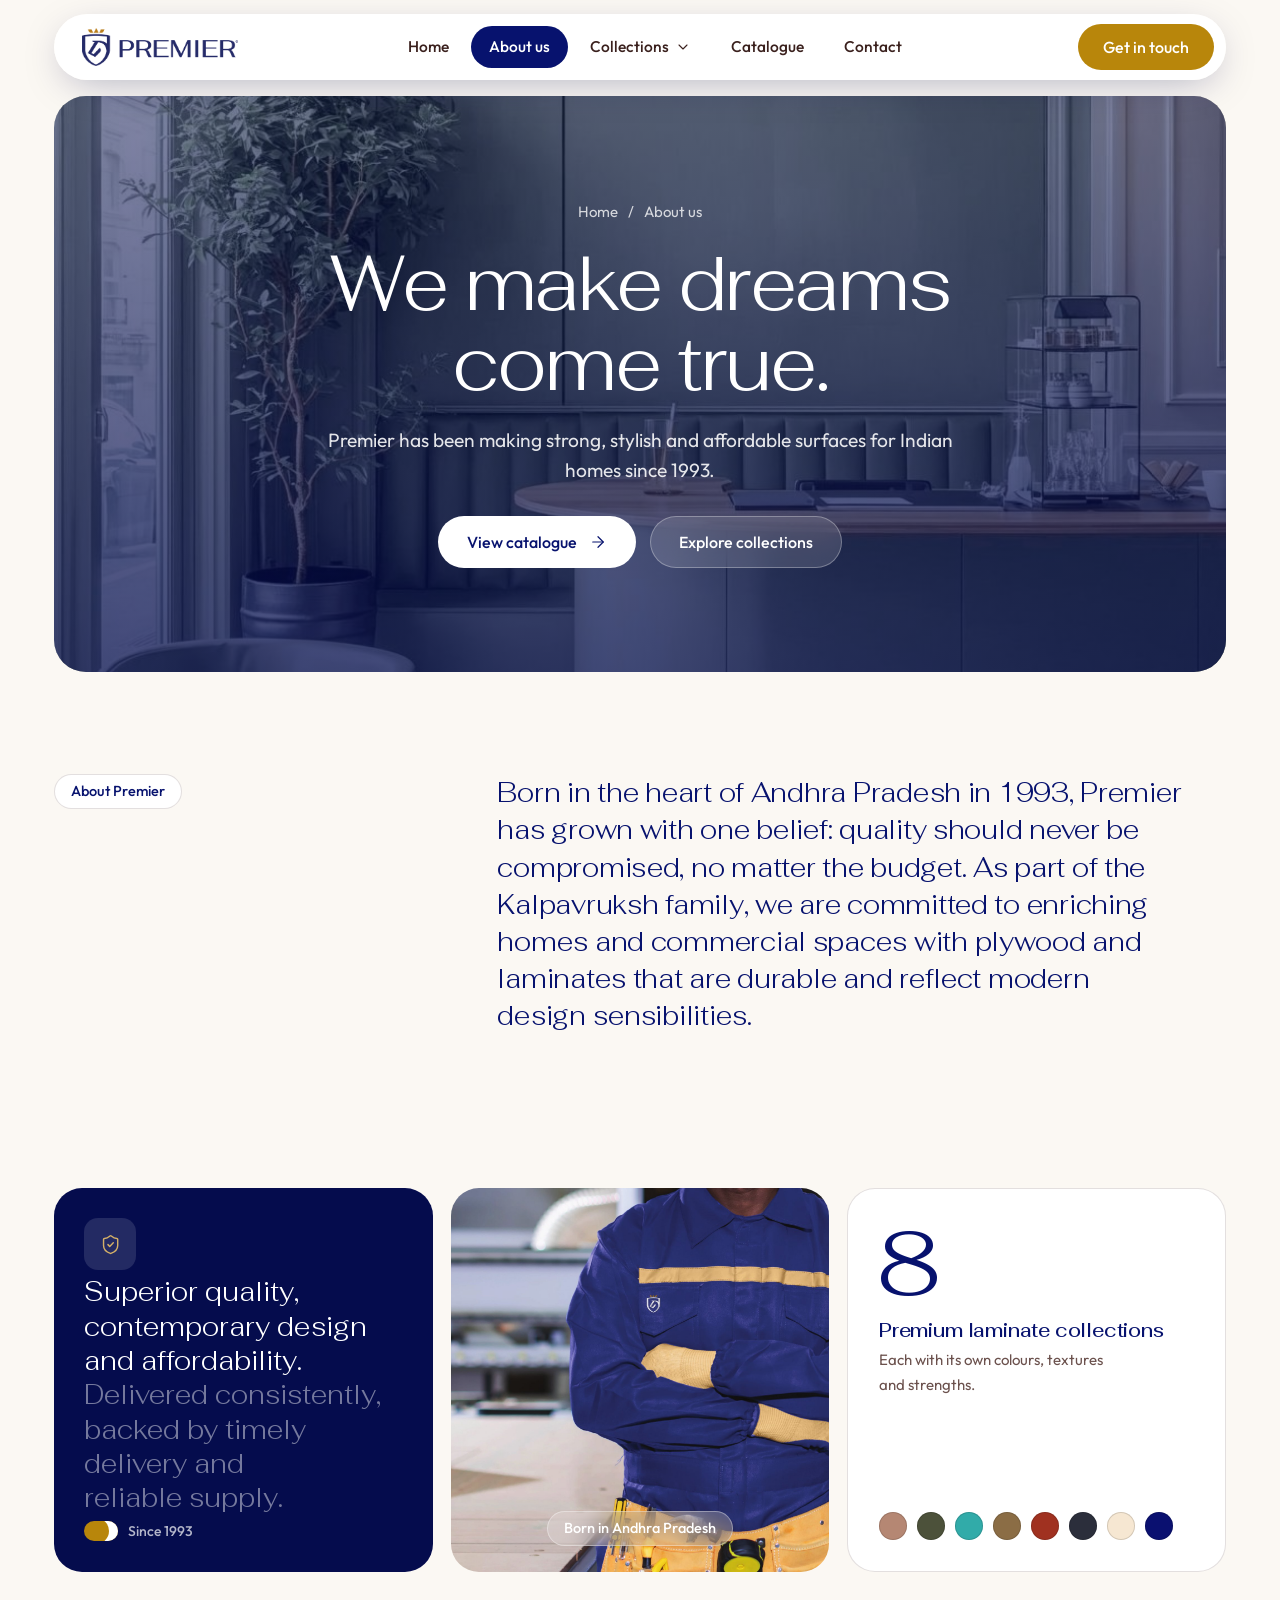
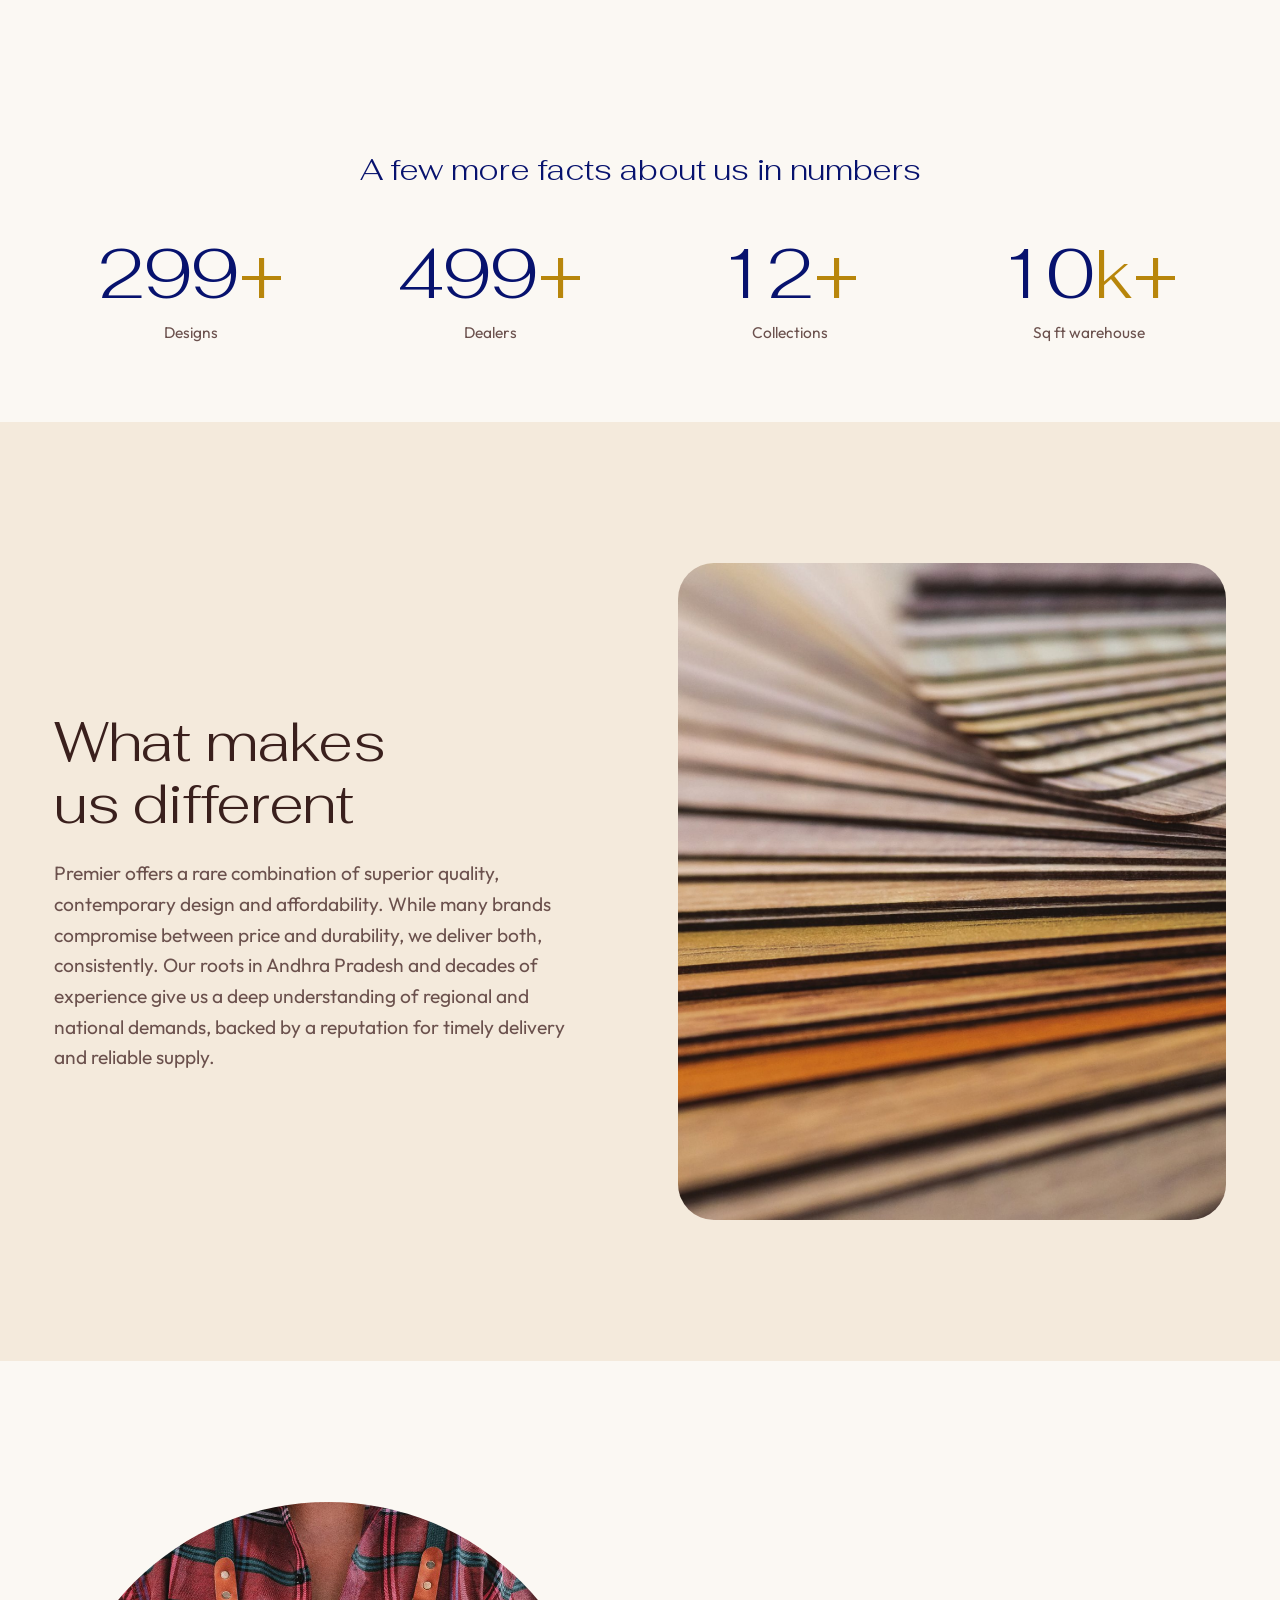
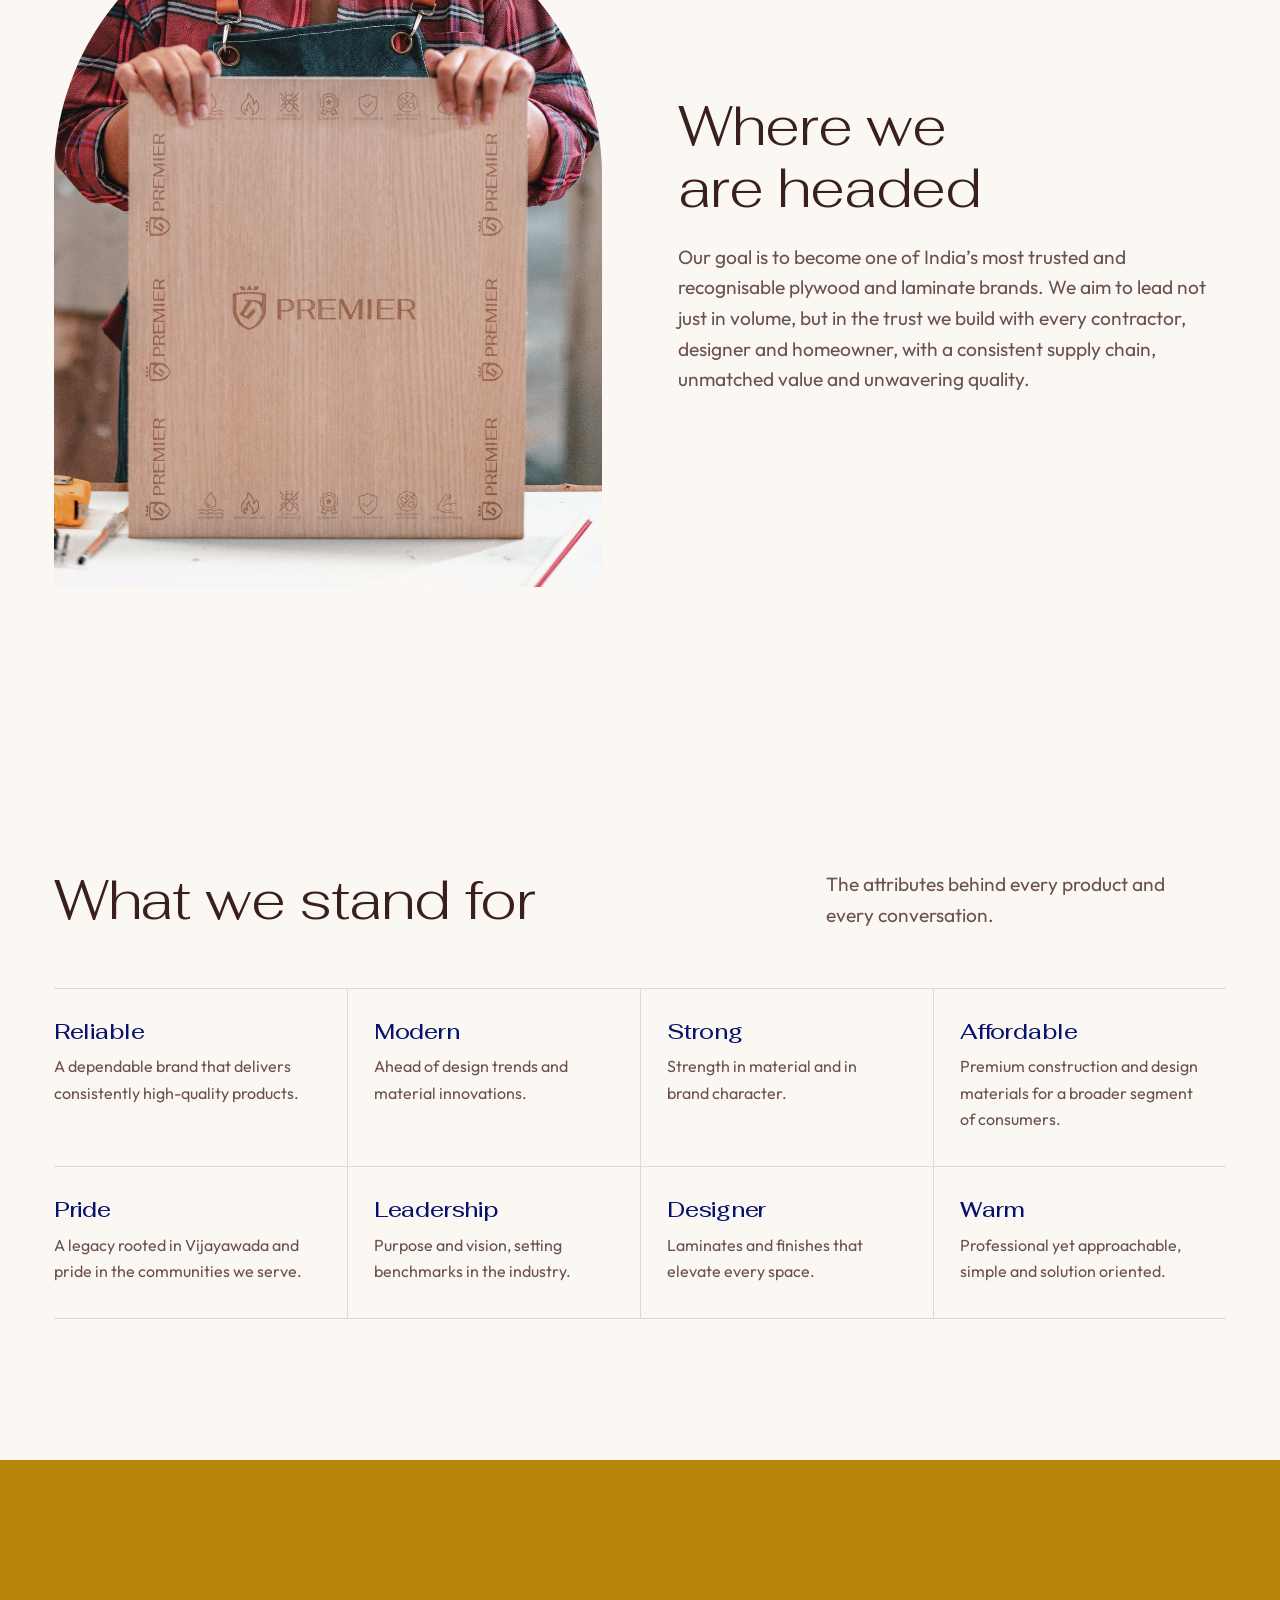
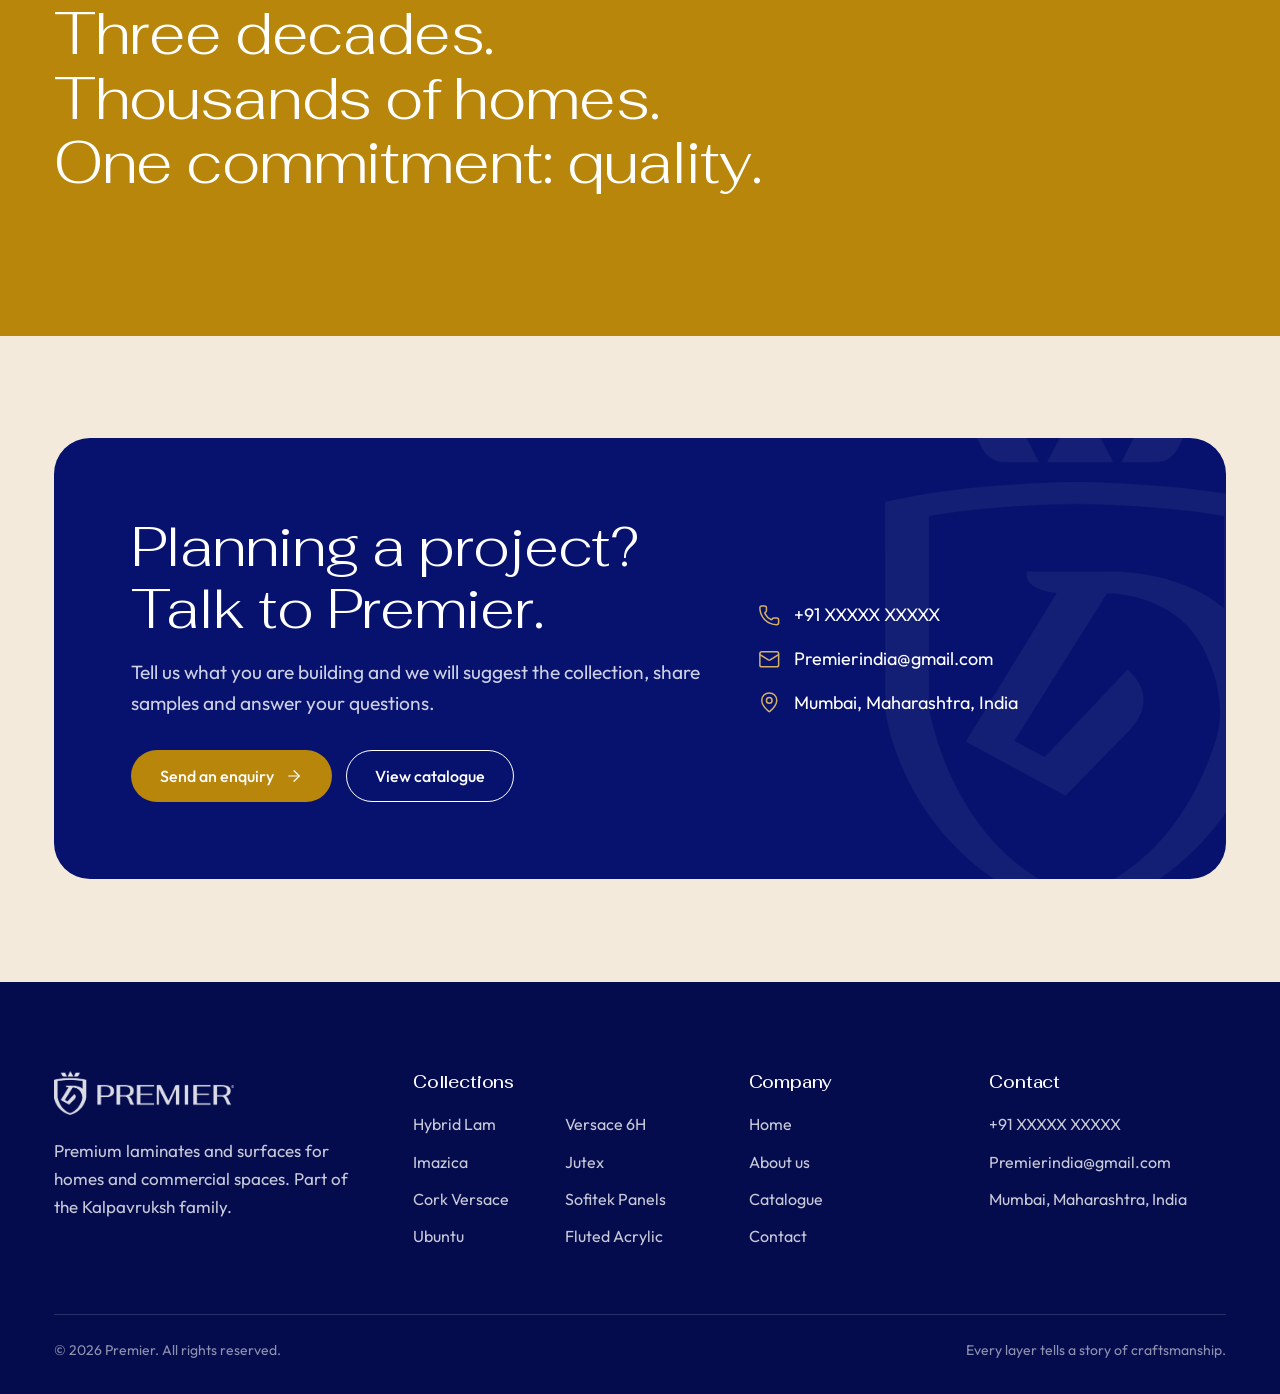
<file: about.html>
<!doctype html>
<html lang="en"><head><script>var d=document.documentElement;d.classList.add("js");if(matchMedia("(prefers-reduced-motion: reduce)").matches)d.classList.add("rm")</script><meta charset="utf-8"><meta name="viewport" content="width=device-width,initial-scale=1,viewport-fit=cover">
<title>About Premier</title><meta name="description" content="Premier was born in Andhra Pradesh in 1993 and is part of the Kalpavruksh family. Learn about our purpose, positioning, goals and culture.">
<link rel="icon" href="assets/logo/premier-symbol.png">
<link rel="stylesheet" href="https://fonts.googleapis.com/css2?family=Fahkwang:wght@300;400;500;600&family=Outfit:wght@300;400;500;600&display=swap">
<link rel="stylesheet" href="assets/css/site.css"><link rel="stylesheet" href="assets/css/motion.css">
</head><body><header class="hdr"><div class="hdr-bar">
<a class="hdr-logo" href="index.html" aria-label="Premier home"><img src="assets/logo/premier-logo.png" alt="Premier" width="160" height="39"></a>
<nav class="nav" aria-label="Main"><a href="index.html">Home</a><a href="about.html" aria-current="page">About us</a>
<div class="nav-dd"><button type="button" aria-expanded="false" aria-haspopup="true">Collections 
<svg class="icon " aria-hidden="true"
 
  xmlns="http://www.w3.org/2000/svg"
 
 
  viewBox="0 0 24 24"
  fill="none"
  stroke="currentColor"
  stroke-width="2"
  stroke-linecap="round"
  stroke-linejoin="round"
>
  <path d="m6 9 6 6 6-6" />
</svg>
</button><div class="mega"><a href="collection-hybrid-lam.html"><span class="sw"><i style="background:#B48774"></i><i style="background:#A19A90"></i><i style="background:#CEB6AC"></i><i style="background:#356267"></i></span><span><b>Hybrid Lam</b><small>Always ahead</small></span></a><a href="collection-versace-6h.html"><span class="sw"><i style="background:#4C513A"></i><i style="background:#888C75"></i><i style="background:#F5ECDC"></i><i style="background:#BB9A77"></i></span><span><b>Versace 6H</b><small>6H scratch grade</small></span></a><a href="collection-imazica.html"><span class="sw"><i style="background:#34ACAA"></i><i style="background:#EE3B7D"></i><i style="background:#F37332"></i><i style="background:#F68BA9"></i></span><span><b>Imazica</b><small>Design that comes alive</small></span></a><a href="collection-jutex.html"><span class="sw"><i style="background:#8A6B43"></i><i style="background:#C9A66B"></i><i style="background:#E8D8B8"></i><i style="background:#3F4A36"></i></span><span><b>Jutex</b><small>Natural texture</small></span></a><a href="collection-cork-versace.html"><span class="sw"><i style="background:#9E3019"></i><i style="background:#BF8B35"></i><i style="background:#FFCF91"></i><i style="background:#66999A"></i></span><span><b>Cork Versace</b><small>Exquisite design</small></span></a><a href="collection-sofitek-panels.html"><span class="sw"><i style="background:#2C2F3B"></i><i style="background:#A7AABD"></i><i style="background:#D4B067"></i><i style="background:#F4EADC"></i></span><span><b>Sofitek Panels</b><small>Panels for interiors</small></span></a><a href="collection-ubuntu.html"><span class="sw"><i style="background:#00754B"></i><i style="background:#F47920"></i><i style="background:#D2DE29"></i><i style="background:#FDF3E7"></i></span><span><b>Ubuntu</b><small>An art laminates series</small></span></a><a href="collection-fluted-acrylic.html"><span class="sw"><i style="background:#07126E"></i><i style="background:#3F4BB5"></i><i style="background:#A7AABD"></i><i style="background:#B8860B"></i></span><span><b>Fluted Acrylic</b><small>Ribbed texture, acrylic finish</small></span></a></div></div>
<a href="catalogue.html">Catalogue</a><a href="contact.html">Contact</a></nav>
<div class="hdr-cta"><a class="btn btn-gold" href="contact.html">Get in touch</a></div>
<button class="menu-btn" id="menuBtn" aria-label="Open menu">
<svg class="icon " aria-hidden="true"
 
  xmlns="http://www.w3.org/2000/svg"
 
 
  viewBox="0 0 24 24"
  fill="none"
  stroke="currentColor"
  stroke-width="2"
  stroke-linecap="round"
  stroke-linejoin="round"
>
  <path d="M4 5h16" />
  <path d="M4 12h16" />
  <path d="M4 19h16" />
</svg>
</button></div></header>
<div class="drawer" id="drawer" role="dialog" aria-label="Menu"><div class="drawer-top"><img src="assets/logo/premier-logo-white.png" alt="Premier"><button class="x" aria-label="Close menu">
<svg class="icon " aria-hidden="true"
 
  xmlns="http://www.w3.org/2000/svg"
 
 
  viewBox="0 0 24 24"
  fill="none"
  stroke="currentColor"
  stroke-width="2"
  stroke-linecap="round"
  stroke-linejoin="round"
>
  <path d="M18 6 6 18" />
  <path d="m6 6 12 12" />
</svg>
</button></div>
<nav><a href="index.html">Home</a><a href="about.html">About us</a><a href="catalogue.html">Catalogue</a><a href="contact.html">Contact</a>
<div class="sub"><a href="collection-hybrid-lam.html">Hybrid Lam</a><a href="collection-versace-6h.html">Versace 6H</a><a href="collection-imazica.html">Imazica</a><a href="collection-jutex.html">Jutex</a><a href="collection-cork-versace.html">Cork Versace</a><a href="collection-sofitek-panels.html">Sofitek Panels</a><a href="collection-ubuntu.html">Ubuntu</a><a href="collection-fluted-acrylic.html">Fluted Acrylic</a></div></nav></div><main><section class="abp-hero"><div class="wrap"><div class="abp-banner"><img src="assets/img/hl-cafe.jpg" alt="" fetchpriority="high"><div><nav class="crumbs" aria-label="Breadcrumb"><a href="index.html">Home</a><span>/</span><span>About us</span></nav><h1>We make dreams come true.</h1><p class="lede">Premier has been making strong, stylish and affordable surfaces for Indian homes since 1993.</p><div class="btn-row"><a class="btn btn-white" href="catalogue.html">View catalogue <svg class="icon" viewBox="0 0 24 24" fill="none" stroke="currentColor" stroke-width="2" stroke-linecap="round" stroke-linejoin="round" aria-hidden="true"><path d="M5 12h14"/><path d="m12 5 7 7-7 7"/></svg></a><a class="btn btn-glass" href="index.html#collections">Explore collections</a></div></div></div></div></section><section class="sec-tight"><div class="wrap abp-intro"><div><span class="pill">About Premier</span></div><p>Born in the heart of Andhra Pradesh in 1993, Premier has grown with one belief: quality should never be compromised, no matter the budget. As part of the Kalpavruksh family, we are committed to enriching homes and commercial spaces with plywood and laminates that are durable and reflect modern design sensibilities.</p></div></section><section class="sec-tight" style="padding-top:0"><div class="wrap"><div class="bento"><div class="bcard dark"><span class="bic"><svg class="icon" viewBox="0 0 24 24" fill="none" stroke="currentColor" stroke-width="2" stroke-linecap="round" stroke-linejoin="round" aria-hidden="true"><path d="M20 13c0 5-3.5 7.5-7.66 8.95a1 1 0 0 1-.67-.01C7.5 20.5 4 18 4 13V6a1 1 0 0 1 1-1c2 0 4.5-1.2 6.24-2.72a1.17 1.17 0 0 1 1.52 0C14.51 3.81 17 5 19 5a1 1 0 0 1 1 1z"/><path d="m9 12 2 2 4-4"/></svg></span><p>Superior quality, contemporary design and affordability. <span>Delivered consistently, backed by timely delivery and reliable supply.</span></p><span class="since">Since 1993</span></div><div class="bcard photo"><img src="assets/img/team.jpg" alt="Premier team member in uniform" loading="lazy"><span class="pill">Born in Andhra Pradesh</span></div><div class="bcard stat"><div><div class="big">8</div><h3>Premium laminate collections</h3><p>Each with its own colours, textures and strengths.</p></div><div class="dots8"><a href="collection-hybrid-lam.html" style="--c:#B58773" title="Hybrid Lam" aria-label="Hybrid Lam"></a><a href="collection-versace-6h.html" style="--c:#4C513A" title="Versace 6H" aria-label="Versace 6H"></a><a href="collection-imazica.html" style="--c:#31ABA9" title="Imazica" aria-label="Imazica"></a><a href="collection-jutex.html" style="--c:#8B6D45" title="Jutex" aria-label="Jutex"></a><a href="collection-cork-versace.html" style="--c:#A03120" title="Cork Versace" aria-label="Cork Versace"></a><a href="collection-sofitek-panels.html" style="--c:#2B2E3B" title="Sofitek Panels" aria-label="Sofitek Panels"></a><a href="collection-ubuntu.html" style="--c:#F6E7D2" title="Ubuntu" aria-label="Ubuntu"></a><a href="collection-fluted-acrylic.html" style="--c:#0A1070" title="Fluted Acrylic" aria-label="Fluted Acrylic"></a></div></div></div></div></section><section class="facts"><div class="wrap"><h2>A few more facts about us in numbers</h2><div class="row"><div class="fact"><b><em data-count="300">300</em><i>+</i></b><span>Designs</span></div><div class="fact"><b><em data-count="500">500</em><i>+</i></b><span>Dealers</span></div><div class="fact"><b><em data-count="12">12</em><i>+</i></b><span>Collections</span></div><div class="fact"><b><em data-count="10">10</em><i>k+</i></b><span>Sq ft warehouse</span></div></div></div></section><section class="sec" style="background:var(--cream)"><div class="wrap split flip"><div class="split-media"><img src="assets/img/veneers.jpg" alt="Fan of layered wood veneers" loading="lazy"></div><div class="split-copy"><h2 class="t-l">What makes us different</h2><p class="lede">Premier offers a rare combination of superior quality, contemporary design and affordability. While many brands compromise between price and durability, we deliver both, consistently. Our roots in Andhra Pradesh and decades of experience give us a deep understanding of regional and national demands, backed by a reputation for timely delivery and reliable supply.</p></div></div></section><section class="sec"><div class="wrap split"><div class="split-media arch-top"><img src="assets/img/craft.jpg" alt="Craftsman holding a Premier board" loading="lazy"></div><div class="split-copy"><h2 class="t-l">Where we are headed</h2><p class="lede">Our goal is to become one of India’s most trusted and recognisable plywood and laminate brands. We aim to lead not just in volume, but in the trust we build with every contractor, designer and homeowner, with a consistent supply chain, unmatched value and unwavering quality.</p></div></div></section><section class="sec"><div class="wrap"><div class="shead"><h2 class="t-l">What we stand for</h2><p class="lede">The attributes behind every product and every conversation.</p></div>
<div class="attrs"><div class="attr"><h3>Reliable</h3><p>A dependable brand that delivers consistently high-quality products.</p></div><div class="attr"><h3>Modern</h3><p>Ahead of design trends and material innovations.</p></div><div class="attr"><h3>Strong</h3><p>Strength in material and in brand character.</p></div><div class="attr"><h3>Affordable</h3><p>Premium construction and design materials for a broader segment of consumers.</p></div><div class="attr"><h3>Pride</h3><p>A legacy rooted in Vijayawada and pride in the communities we serve.</p></div><div class="attr"><h3>Leadership</h3><p>Purpose and vision, setting benchmarks in the industry.</p></div><div class="attr"><h3>Designer</h3><p>Laminates and finishes that elevate every space.</p></div><div class="attr"><h3>Warm</h3><p>Professional yet approachable, simple and solution oriented.</p></div></div></div></section>
<section class="quote sec"><div class="wrap"><p>Three decades. Thousands of homes. One commitment: quality.</p></div></section>
<section class="cta sec-tight"><div class="wrap"><div class="cta-box">
<div><h2 class="t-l">Planning a project? Talk to Premier.</h2><p class="lede">Tell us what you are building and we will suggest the collection, share samples and answer your questions.</p>
<div class="btn-row" style="margin-top:32px"><a class="btn btn-gold" href="contact.html">Send an enquiry 
<svg class="icon " aria-hidden="true"
 
  xmlns="http://www.w3.org/2000/svg"
 
 
  viewBox="0 0 24 24"
  fill="none"
  stroke="currentColor"
  stroke-width="2"
  stroke-linecap="round"
  stroke-linejoin="round"
>
  <path d="M5 12h14" />
  <path d="m12 5 7 7-7 7" />
</svg>
</a><a class="btn btn-ghost" href="catalogue.html">View catalogue</a></div></div>
<div class="cta-lines"><div>
<svg class="icon " aria-hidden="true"
 
  xmlns="http://www.w3.org/2000/svg"
 
 
  viewBox="0 0 24 24"
  fill="none"
  stroke="currentColor"
  stroke-width="2"
  stroke-linecap="round"
  stroke-linejoin="round"
>
  <path d="M13.832 16.568a1 1 0 0 0 1.213-.303l.355-.465A2 2 0 0 1 17 15h3a2 2 0 0 1 2 2v3a2 2 0 0 1-2 2A18 18 0 0 1 2 4a2 2 0 0 1 2-2h3a2 2 0 0 1 2 2v3a2 2 0 0 1-.8 1.6l-.468.351a1 1 0 0 0-.292 1.233 14 14 0 0 0 6.392 6.384" />
</svg>
<span>+91 XXXXX XXXXX</span></div><div>
<svg class="icon " aria-hidden="true"
 
  xmlns="http://www.w3.org/2000/svg"
 
 
  viewBox="0 0 24 24"
  fill="none"
  stroke="currentColor"
  stroke-width="2"
  stroke-linecap="round"
  stroke-linejoin="round"
>
  <path d="m22 7-8.991 5.727a2 2 0 0 1-2.009 0L2 7" />
  <rect x="2" y="4" width="20" height="16" rx="2" />
</svg>
<span>Premierindia@gmail.com</span></div><div>
<svg class="icon " aria-hidden="true"
 
  xmlns="http://www.w3.org/2000/svg"
 
 
  viewBox="0 0 24 24"
  fill="none"
  stroke="currentColor"
  stroke-width="2"
  stroke-linecap="round"
  stroke-linejoin="round"
>
  <path d="M20 10c0 4.993-5.539 10.193-7.399 11.799a1 1 0 0 1-1.202 0C9.539 20.193 4 14.993 4 10a8 8 0 0 1 16 0" />
  <circle cx="12" cy="10" r="3" />
</svg>
<span>Mumbai, Maharashtra, India</span></div></div>
</div></div></section></main><footer class="ftr"><div class="wrap"><div class="ftr-grid">
<div><img class="lg" src="assets/logo/premier-logo-white.png" alt="Premier"><p style="max-width:32ch">Premium laminates and surfaces for homes and commercial spaces. Part of the Kalpavruksh family.</p></div>
<div><h4>Collections</h4><ul class="cols2"><li><a href="collection-hybrid-lam.html">Hybrid Lam</a></li><li><a href="collection-versace-6h.html">Versace 6H</a></li><li><a href="collection-imazica.html">Imazica</a></li><li><a href="collection-jutex.html">Jutex</a></li><li><a href="collection-cork-versace.html">Cork Versace</a></li><li><a href="collection-sofitek-panels.html">Sofitek Panels</a></li><li><a href="collection-ubuntu.html">Ubuntu</a></li><li><a href="collection-fluted-acrylic.html">Fluted Acrylic</a></li></ul></div>
<div><h4>Company</h4><ul><li><a href="index.html">Home</a></li><li><a href="about.html">About us</a></li><li><a href="catalogue.html">Catalogue</a></li><li><a href="contact.html">Contact</a></li></ul></div>
<div><h4>Contact</h4><ul><li>+91 XXXXX XXXXX</li><li>Premierindia@gmail.com</li><li>Mumbai, Maharashtra, India</li></ul></div></div>
<div class="ftr-bot"><span>© 2026 Premier. All rights reserved.</span><span>Every layer tells a story of craftsmanship.</span></div></div></footer>
<script src="assets/js/site.js"></script><script src="assets/js/motion.js" defer></script></body></html>
</file>
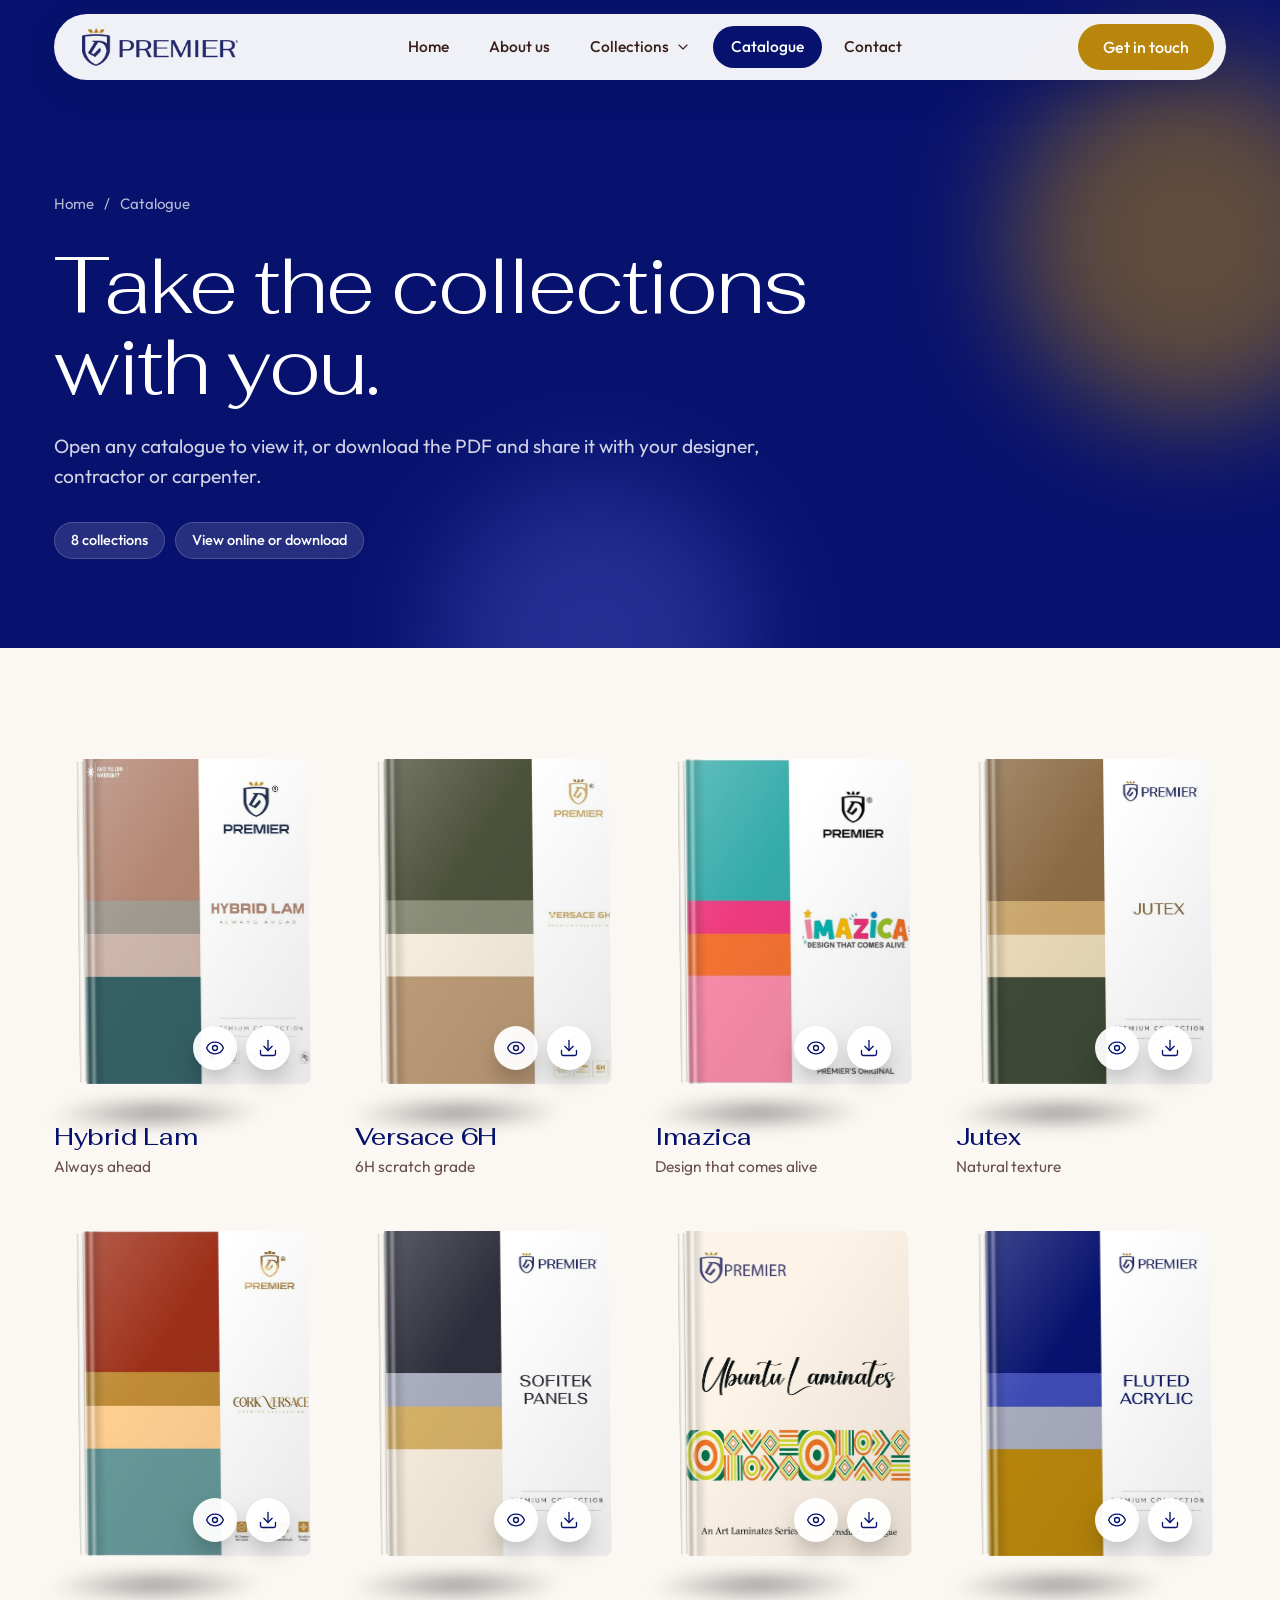
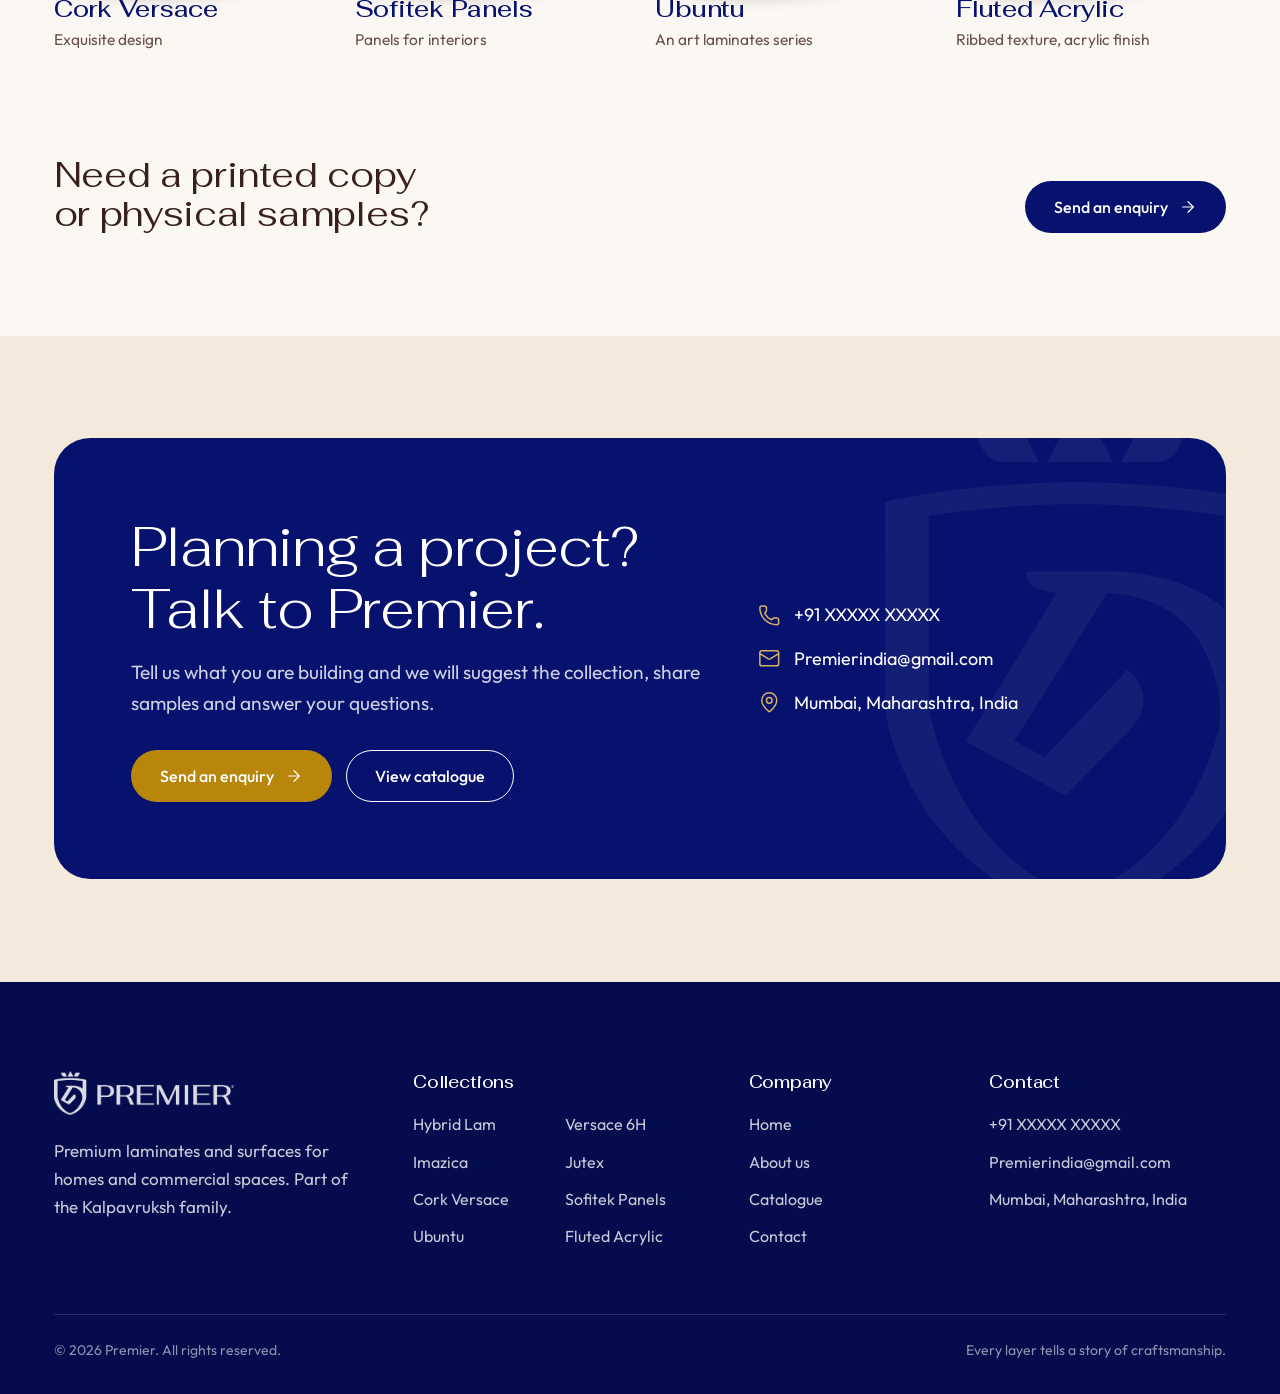
<file: catalogue.html>
<!doctype html>
<html lang="en"><head><script>var d=document.documentElement;d.classList.add("js");if(matchMedia("(prefers-reduced-motion: reduce)").matches)d.classList.add("rm")</script><meta charset="utf-8"><meta name="viewport" content="width=device-width,initial-scale=1,viewport-fit=cover">
<title>Premier Catalogue</title><meta name="description" content="Download the Premier catalogue for every laminate collection as a PDF.">
<link rel="icon" href="assets/logo/premier-symbol.png">
<link rel="stylesheet" href="https://fonts.googleapis.com/css2?family=Fahkwang:wght@300;400;500;600&family=Outfit:wght@300;400;500;600&display=swap">
<link rel="stylesheet" href="assets/css/site.css"><link rel="stylesheet" href="assets/css/motion.css">
</head><body><header class="hdr"><div class="hdr-bar">
<a class="hdr-logo" href="index.html" aria-label="Premier home"><img src="assets/logo/premier-logo.png" alt="Premier" width="160" height="39"></a>
<nav class="nav" aria-label="Main"><a href="index.html">Home</a><a href="about.html">About us</a>
<div class="nav-dd"><button type="button" aria-expanded="false" aria-haspopup="true">Collections 
<svg class="icon " aria-hidden="true"
 
  xmlns="http://www.w3.org/2000/svg"
 
 
  viewBox="0 0 24 24"
  fill="none"
  stroke="currentColor"
  stroke-width="2"
  stroke-linecap="round"
  stroke-linejoin="round"
>
  <path d="m6 9 6 6 6-6" />
</svg>
</button><div class="mega"><a href="collection-hybrid-lam.html"><span class="sw"><i style="background:#B48774"></i><i style="background:#A19A90"></i><i style="background:#CEB6AC"></i><i style="background:#356267"></i></span><span><b>Hybrid Lam</b><small>Always ahead</small></span></a><a href="collection-versace-6h.html"><span class="sw"><i style="background:#4C513A"></i><i style="background:#888C75"></i><i style="background:#F5ECDC"></i><i style="background:#BB9A77"></i></span><span><b>Versace 6H</b><small>6H scratch grade</small></span></a><a href="collection-imazica.html"><span class="sw"><i style="background:#34ACAA"></i><i style="background:#EE3B7D"></i><i style="background:#F37332"></i><i style="background:#F68BA9"></i></span><span><b>Imazica</b><small>Design that comes alive</small></span></a><a href="collection-jutex.html"><span class="sw"><i style="background:#8A6B43"></i><i style="background:#C9A66B"></i><i style="background:#E8D8B8"></i><i style="background:#3F4A36"></i></span><span><b>Jutex</b><small>Natural texture</small></span></a><a href="collection-cork-versace.html"><span class="sw"><i style="background:#9E3019"></i><i style="background:#BF8B35"></i><i style="background:#FFCF91"></i><i style="background:#66999A"></i></span><span><b>Cork Versace</b><small>Exquisite design</small></span></a><a href="collection-sofitek-panels.html"><span class="sw"><i style="background:#2C2F3B"></i><i style="background:#A7AABD"></i><i style="background:#D4B067"></i><i style="background:#F4EADC"></i></span><span><b>Sofitek Panels</b><small>Panels for interiors</small></span></a><a href="collection-ubuntu.html"><span class="sw"><i style="background:#00754B"></i><i style="background:#F47920"></i><i style="background:#D2DE29"></i><i style="background:#FDF3E7"></i></span><span><b>Ubuntu</b><small>An art laminates series</small></span></a><a href="collection-fluted-acrylic.html"><span class="sw"><i style="background:#07126E"></i><i style="background:#3F4BB5"></i><i style="background:#A7AABD"></i><i style="background:#B8860B"></i></span><span><b>Fluted Acrylic</b><small>Ribbed texture, acrylic finish</small></span></a></div></div>
<a href="catalogue.html" aria-current="page">Catalogue</a><a href="contact.html">Contact</a></nav>
<div class="hdr-cta"><a class="btn btn-gold" href="contact.html">Get in touch</a></div>
<button class="menu-btn" id="menuBtn" aria-label="Open menu">
<svg class="icon " aria-hidden="true"
 
  xmlns="http://www.w3.org/2000/svg"
 
 
  viewBox="0 0 24 24"
  fill="none"
  stroke="currentColor"
  stroke-width="2"
  stroke-linecap="round"
  stroke-linejoin="round"
>
  <path d="M4 5h16" />
  <path d="M4 12h16" />
  <path d="M4 19h16" />
</svg>
</button></div></header>
<div class="drawer" id="drawer" role="dialog" aria-label="Menu"><div class="drawer-top"><img src="assets/logo/premier-logo-white.png" alt="Premier"><button class="x" aria-label="Close menu">
<svg class="icon " aria-hidden="true"
 
  xmlns="http://www.w3.org/2000/svg"
 
 
  viewBox="0 0 24 24"
  fill="none"
  stroke="currentColor"
  stroke-width="2"
  stroke-linecap="round"
  stroke-linejoin="round"
>
  <path d="M18 6 6 18" />
  <path d="m6 6 12 12" />
</svg>
</button></div>
<nav><a href="index.html">Home</a><a href="about.html">About us</a><a href="catalogue.html">Catalogue</a><a href="contact.html">Contact</a>
<div class="sub"><a href="collection-hybrid-lam.html">Hybrid Lam</a><a href="collection-versace-6h.html">Versace 6H</a><a href="collection-imazica.html">Imazica</a><a href="collection-jutex.html">Jutex</a><a href="collection-cork-versace.html">Cork Versace</a><a href="collection-sofitek-panels.html">Sofitek Panels</a><a href="collection-ubuntu.html">Ubuntu</a><a href="collection-fluted-acrylic.html">Fluted Acrylic</a></div></nav></div><main>
<section class="phero dark pcat"><span class="orb o1"></span><span class="orb o2"></span><div class="wrap"><nav class="crumbs" aria-label="Breadcrumb"><a href="index.html">Home</a><span>/</span><span>Catalogue</span></nav>
<h1 class="t-xl" style="max-width:14ch">Take the collections with you.</h1><p class="lede">Open any catalogue to view it, or download the PDF and share it with your designer, contractor or carpenter.</p><div class="chips"><span>8 collections</span><span>View online or download</span></div></div></section>
<section class="sec-tight"><div class="wrap"><div class="cgrid"><article class="ccard"><div class="book"><a class="book-open" href="catalogue/premier-hybrid-lam-catalogue.pdf" target="_blank" rel="noopener" aria-label="View Hybrid Lam catalogue"><span class="bk"><img src="assets/img/cover-hybrid-lam.jpg" alt="Hybrid Lam catalogue cover" loading="lazy"></span></a><i class="bk-sh"></i><div class="book-tools"><a class="tool" href="catalogue/premier-hybrid-lam-catalogue.pdf" target="_blank" rel="noopener" aria-label="View Hybrid Lam catalogue" title="View"><svg class="icon eye" viewBox="0 0 24 24" fill="none" stroke="currentColor" stroke-width="2" stroke-linecap="round" stroke-linejoin="round" aria-hidden="true" ><path d="M2.06 12.35a1 1 0 0 1 0-.7 10.75 10.75 0 0 1 19.88 0 1 1 0 0 1 0 .7 10.75 10.75 0 0 1-19.88 0"/><circle cx="12" cy="12" r="3"/></svg></a><a class="tool" href="catalogue/premier-hybrid-lam-catalogue.pdf" download aria-label="Download Hybrid Lam catalogue" title="Download"><svg class="icon" viewBox="0 0 24 24" fill="none" stroke="currentColor" stroke-width="2" stroke-linecap="round" stroke-linejoin="round" aria-hidden="true"><path d="M12 15V3"/><path d="M21 15v4a2 2 0 0 1-2 2H5a2 2 0 0 1-2-2v-4"/><path d="m7 10 5 5 5-5"/></svg></a></div></div><div class="cmeta"><h3>Hybrid Lam</h3><p>Always ahead</p></div></article><article class="ccard"><div class="book"><a class="book-open" href="catalogue/premier-versace-6h-catalogue.pdf" target="_blank" rel="noopener" aria-label="View Versace 6H catalogue"><span class="bk"><img src="assets/img/cover-versace-6h.jpg" alt="Versace 6H catalogue cover" loading="lazy"></span></a><i class="bk-sh"></i><div class="book-tools"><a class="tool" href="catalogue/premier-versace-6h-catalogue.pdf" target="_blank" rel="noopener" aria-label="View Versace 6H catalogue" title="View"><svg class="icon eye" viewBox="0 0 24 24" fill="none" stroke="currentColor" stroke-width="2" stroke-linecap="round" stroke-linejoin="round" aria-hidden="true" ><path d="M2.06 12.35a1 1 0 0 1 0-.7 10.75 10.75 0 0 1 19.88 0 1 1 0 0 1 0 .7 10.75 10.75 0 0 1-19.88 0"/><circle cx="12" cy="12" r="3"/></svg></a><a class="tool" href="catalogue/premier-versace-6h-catalogue.pdf" download aria-label="Download Versace 6H catalogue" title="Download"><svg class="icon" viewBox="0 0 24 24" fill="none" stroke="currentColor" stroke-width="2" stroke-linecap="round" stroke-linejoin="round" aria-hidden="true"><path d="M12 15V3"/><path d="M21 15v4a2 2 0 0 1-2 2H5a2 2 0 0 1-2-2v-4"/><path d="m7 10 5 5 5-5"/></svg></a></div></div><div class="cmeta"><h3>Versace 6H</h3><p>6H scratch grade</p></div></article><article class="ccard"><div class="book"><a class="book-open" href="catalogue/premier-imazica-catalogue.pdf" target="_blank" rel="noopener" aria-label="View Imazica catalogue"><span class="bk"><img src="assets/img/cover-imazica.jpg" alt="Imazica catalogue cover" loading="lazy"></span></a><i class="bk-sh"></i><div class="book-tools"><a class="tool" href="catalogue/premier-imazica-catalogue.pdf" target="_blank" rel="noopener" aria-label="View Imazica catalogue" title="View"><svg class="icon eye" viewBox="0 0 24 24" fill="none" stroke="currentColor" stroke-width="2" stroke-linecap="round" stroke-linejoin="round" aria-hidden="true" ><path d="M2.06 12.35a1 1 0 0 1 0-.7 10.75 10.75 0 0 1 19.88 0 1 1 0 0 1 0 .7 10.75 10.75 0 0 1-19.88 0"/><circle cx="12" cy="12" r="3"/></svg></a><a class="tool" href="catalogue/premier-imazica-catalogue.pdf" download aria-label="Download Imazica catalogue" title="Download"><svg class="icon" viewBox="0 0 24 24" fill="none" stroke="currentColor" stroke-width="2" stroke-linecap="round" stroke-linejoin="round" aria-hidden="true"><path d="M12 15V3"/><path d="M21 15v4a2 2 0 0 1-2 2H5a2 2 0 0 1-2-2v-4"/><path d="m7 10 5 5 5-5"/></svg></a></div></div><div class="cmeta"><h3>Imazica</h3><p>Design that comes alive</p></div></article><article class="ccard"><div class="book"><a class="book-open" href="catalogue/premier-jutex-catalogue.pdf" target="_blank" rel="noopener" aria-label="View Jutex catalogue"><span class="bk"><img src="assets/img/cover-jutex.jpg" alt="Jutex catalogue cover" loading="lazy"></span></a><i class="bk-sh"></i><div class="book-tools"><a class="tool" href="catalogue/premier-jutex-catalogue.pdf" target="_blank" rel="noopener" aria-label="View Jutex catalogue" title="View"><svg class="icon eye" viewBox="0 0 24 24" fill="none" stroke="currentColor" stroke-width="2" stroke-linecap="round" stroke-linejoin="round" aria-hidden="true" ><path d="M2.06 12.35a1 1 0 0 1 0-.7 10.75 10.75 0 0 1 19.88 0 1 1 0 0 1 0 .7 10.75 10.75 0 0 1-19.88 0"/><circle cx="12" cy="12" r="3"/></svg></a><a class="tool" href="catalogue/premier-jutex-catalogue.pdf" download aria-label="Download Jutex catalogue" title="Download"><svg class="icon" viewBox="0 0 24 24" fill="none" stroke="currentColor" stroke-width="2" stroke-linecap="round" stroke-linejoin="round" aria-hidden="true"><path d="M12 15V3"/><path d="M21 15v4a2 2 0 0 1-2 2H5a2 2 0 0 1-2-2v-4"/><path d="m7 10 5 5 5-5"/></svg></a></div></div><div class="cmeta"><h3>Jutex</h3><p>Natural texture</p></div></article><article class="ccard"><div class="book"><a class="book-open" href="catalogue/premier-cork-versace-catalogue.pdf" target="_blank" rel="noopener" aria-label="View Cork Versace catalogue"><span class="bk"><img src="assets/img/cover-cork-versace.jpg" alt="Cork Versace catalogue cover" loading="lazy"></span></a><i class="bk-sh"></i><div class="book-tools"><a class="tool" href="catalogue/premier-cork-versace-catalogue.pdf" target="_blank" rel="noopener" aria-label="View Cork Versace catalogue" title="View"><svg class="icon eye" viewBox="0 0 24 24" fill="none" stroke="currentColor" stroke-width="2" stroke-linecap="round" stroke-linejoin="round" aria-hidden="true" ><path d="M2.06 12.35a1 1 0 0 1 0-.7 10.75 10.75 0 0 1 19.88 0 1 1 0 0 1 0 .7 10.75 10.75 0 0 1-19.88 0"/><circle cx="12" cy="12" r="3"/></svg></a><a class="tool" href="catalogue/premier-cork-versace-catalogue.pdf" download aria-label="Download Cork Versace catalogue" title="Download"><svg class="icon" viewBox="0 0 24 24" fill="none" stroke="currentColor" stroke-width="2" stroke-linecap="round" stroke-linejoin="round" aria-hidden="true"><path d="M12 15V3"/><path d="M21 15v4a2 2 0 0 1-2 2H5a2 2 0 0 1-2-2v-4"/><path d="m7 10 5 5 5-5"/></svg></a></div></div><div class="cmeta"><h3>Cork Versace</h3><p>Exquisite design</p></div></article><article class="ccard"><div class="book"><a class="book-open" href="catalogue/premier-sofitek-panels-catalogue.pdf" target="_blank" rel="noopener" aria-label="View Sofitek Panels catalogue"><span class="bk"><img src="assets/img/cover-sofitek-panels.jpg" alt="Sofitek Panels catalogue cover" loading="lazy"></span></a><i class="bk-sh"></i><div class="book-tools"><a class="tool" href="catalogue/premier-sofitek-panels-catalogue.pdf" target="_blank" rel="noopener" aria-label="View Sofitek Panels catalogue" title="View"><svg class="icon eye" viewBox="0 0 24 24" fill="none" stroke="currentColor" stroke-width="2" stroke-linecap="round" stroke-linejoin="round" aria-hidden="true" ><path d="M2.06 12.35a1 1 0 0 1 0-.7 10.75 10.75 0 0 1 19.88 0 1 1 0 0 1 0 .7 10.75 10.75 0 0 1-19.88 0"/><circle cx="12" cy="12" r="3"/></svg></a><a class="tool" href="catalogue/premier-sofitek-panels-catalogue.pdf" download aria-label="Download Sofitek Panels catalogue" title="Download"><svg class="icon" viewBox="0 0 24 24" fill="none" stroke="currentColor" stroke-width="2" stroke-linecap="round" stroke-linejoin="round" aria-hidden="true"><path d="M12 15V3"/><path d="M21 15v4a2 2 0 0 1-2 2H5a2 2 0 0 1-2-2v-4"/><path d="m7 10 5 5 5-5"/></svg></a></div></div><div class="cmeta"><h3>Sofitek Panels</h3><p>Panels for interiors</p></div></article><article class="ccard"><div class="book"><a class="book-open" href="catalogue/premier-ubuntu-catalogue.pdf" target="_blank" rel="noopener" aria-label="View Ubuntu catalogue"><span class="bk"><img src="assets/img/cover-ubuntu.jpg" alt="Ubuntu catalogue cover" loading="lazy"></span></a><i class="bk-sh"></i><div class="book-tools"><a class="tool" href="catalogue/premier-ubuntu-catalogue.pdf" target="_blank" rel="noopener" aria-label="View Ubuntu catalogue" title="View"><svg class="icon eye" viewBox="0 0 24 24" fill="none" stroke="currentColor" stroke-width="2" stroke-linecap="round" stroke-linejoin="round" aria-hidden="true" ><path d="M2.06 12.35a1 1 0 0 1 0-.7 10.75 10.75 0 0 1 19.88 0 1 1 0 0 1 0 .7 10.75 10.75 0 0 1-19.88 0"/><circle cx="12" cy="12" r="3"/></svg></a><a class="tool" href="catalogue/premier-ubuntu-catalogue.pdf" download aria-label="Download Ubuntu catalogue" title="Download"><svg class="icon" viewBox="0 0 24 24" fill="none" stroke="currentColor" stroke-width="2" stroke-linecap="round" stroke-linejoin="round" aria-hidden="true"><path d="M12 15V3"/><path d="M21 15v4a2 2 0 0 1-2 2H5a2 2 0 0 1-2-2v-4"/><path d="m7 10 5 5 5-5"/></svg></a></div></div><div class="cmeta"><h3>Ubuntu</h3><p>An art laminates series</p></div></article><article class="ccard"><div class="book"><a class="book-open" href="catalogue/premier-fluted-acrylic-catalogue.pdf" target="_blank" rel="noopener" aria-label="View Fluted Acrylic catalogue"><span class="bk"><img src="assets/img/cover-fluted-acrylic.jpg" alt="Fluted Acrylic catalogue cover" loading="lazy"></span></a><i class="bk-sh"></i><div class="book-tools"><a class="tool" href="catalogue/premier-fluted-acrylic-catalogue.pdf" target="_blank" rel="noopener" aria-label="View Fluted Acrylic catalogue" title="View"><svg class="icon eye" viewBox="0 0 24 24" fill="none" stroke="currentColor" stroke-width="2" stroke-linecap="round" stroke-linejoin="round" aria-hidden="true" ><path d="M2.06 12.35a1 1 0 0 1 0-.7 10.75 10.75 0 0 1 19.88 0 1 1 0 0 1 0 .7 10.75 10.75 0 0 1-19.88 0"/><circle cx="12" cy="12" r="3"/></svg></a><a class="tool" href="catalogue/premier-fluted-acrylic-catalogue.pdf" download aria-label="Download Fluted Acrylic catalogue" title="Download"><svg class="icon" viewBox="0 0 24 24" fill="none" stroke="currentColor" stroke-width="2" stroke-linecap="round" stroke-linejoin="round" aria-hidden="true"><path d="M12 15V3"/><path d="M21 15v4a2 2 0 0 1-2 2H5a2 2 0 0 1-2-2v-4"/><path d="m7 10 5 5 5-5"/></svg></a></div></div><div class="cmeta"><h3>Fluted Acrylic</h3><p>Ribbed texture, acrylic finish</p></div></article></div></div></section>
<section class="sec-tight" style="padding-top:0"><div class="wrap"><div class="shead" style="margin:0"><h2 class="t-m" style="max-width:24ch">Need a printed copy or physical samples?</h2><a class="btn btn-sapphire" href="contact.html">Send an enquiry 
<svg class="icon " aria-hidden="true"
 
  xmlns="http://www.w3.org/2000/svg"
 
 
  viewBox="0 0 24 24"
  fill="none"
  stroke="currentColor"
  stroke-width="2"
  stroke-linecap="round"
  stroke-linejoin="round"
>
  <path d="M5 12h14" />
  <path d="m12 5 7 7-7 7" />
</svg>
</a></div></div></section>
<section class="cta sec-tight"><div class="wrap"><div class="cta-box">
<div><h2 class="t-l">Planning a project? Talk to Premier.</h2><p class="lede">Tell us what you are building and we will suggest the collection, share samples and answer your questions.</p>
<div class="btn-row" style="margin-top:32px"><a class="btn btn-gold" href="contact.html">Send an enquiry 
<svg class="icon " aria-hidden="true"
 
  xmlns="http://www.w3.org/2000/svg"
 
 
  viewBox="0 0 24 24"
  fill="none"
  stroke="currentColor"
  stroke-width="2"
  stroke-linecap="round"
  stroke-linejoin="round"
>
  <path d="M5 12h14" />
  <path d="m12 5 7 7-7 7" />
</svg>
</a><a class="btn btn-ghost" href="catalogue.html">View catalogue</a></div></div>
<div class="cta-lines"><div>
<svg class="icon " aria-hidden="true"
 
  xmlns="http://www.w3.org/2000/svg"
 
 
  viewBox="0 0 24 24"
  fill="none"
  stroke="currentColor"
  stroke-width="2"
  stroke-linecap="round"
  stroke-linejoin="round"
>
  <path d="M13.832 16.568a1 1 0 0 0 1.213-.303l.355-.465A2 2 0 0 1 17 15h3a2 2 0 0 1 2 2v3a2 2 0 0 1-2 2A18 18 0 0 1 2 4a2 2 0 0 1 2-2h3a2 2 0 0 1 2 2v3a2 2 0 0 1-.8 1.6l-.468.351a1 1 0 0 0-.292 1.233 14 14 0 0 0 6.392 6.384" />
</svg>
<span>+91 XXXXX XXXXX</span></div><div>
<svg class="icon " aria-hidden="true"
 
  xmlns="http://www.w3.org/2000/svg"
 
 
  viewBox="0 0 24 24"
  fill="none"
  stroke="currentColor"
  stroke-width="2"
  stroke-linecap="round"
  stroke-linejoin="round"
>
  <path d="m22 7-8.991 5.727a2 2 0 0 1-2.009 0L2 7" />
  <rect x="2" y="4" width="20" height="16" rx="2" />
</svg>
<span>Premierindia@gmail.com</span></div><div>
<svg class="icon " aria-hidden="true"
 
  xmlns="http://www.w3.org/2000/svg"
 
 
  viewBox="0 0 24 24"
  fill="none"
  stroke="currentColor"
  stroke-width="2"
  stroke-linecap="round"
  stroke-linejoin="round"
>
  <path d="M20 10c0 4.993-5.539 10.193-7.399 11.799a1 1 0 0 1-1.202 0C9.539 20.193 4 14.993 4 10a8 8 0 0 1 16 0" />
  <circle cx="12" cy="10" r="3" />
</svg>
<span>Mumbai, Maharashtra, India</span></div></div>
</div></div></section></main><footer class="ftr"><div class="wrap"><div class="ftr-grid">
<div><img class="lg" src="assets/logo/premier-logo-white.png" alt="Premier"><p style="max-width:32ch">Premium laminates and surfaces for homes and commercial spaces. Part of the Kalpavruksh family.</p></div>
<div><h4>Collections</h4><ul class="cols2"><li><a href="collection-hybrid-lam.html">Hybrid Lam</a></li><li><a href="collection-versace-6h.html">Versace 6H</a></li><li><a href="collection-imazica.html">Imazica</a></li><li><a href="collection-jutex.html">Jutex</a></li><li><a href="collection-cork-versace.html">Cork Versace</a></li><li><a href="collection-sofitek-panels.html">Sofitek Panels</a></li><li><a href="collection-ubuntu.html">Ubuntu</a></li><li><a href="collection-fluted-acrylic.html">Fluted Acrylic</a></li></ul></div>
<div><h4>Company</h4><ul><li><a href="index.html">Home</a></li><li><a href="about.html">About us</a></li><li><a href="catalogue.html">Catalogue</a></li><li><a href="contact.html">Contact</a></li></ul></div>
<div><h4>Contact</h4><ul><li>+91 XXXXX XXXXX</li><li>Premierindia@gmail.com</li><li>Mumbai, Maharashtra, India</li></ul></div></div>
<div class="ftr-bot"><span>© 2026 Premier. All rights reserved.</span><span>Every layer tells a story of craftsmanship.</span></div></div></footer>
<script src="assets/js/site.js"></script><script src="assets/js/motion.js" defer></script></body></html>
</file>
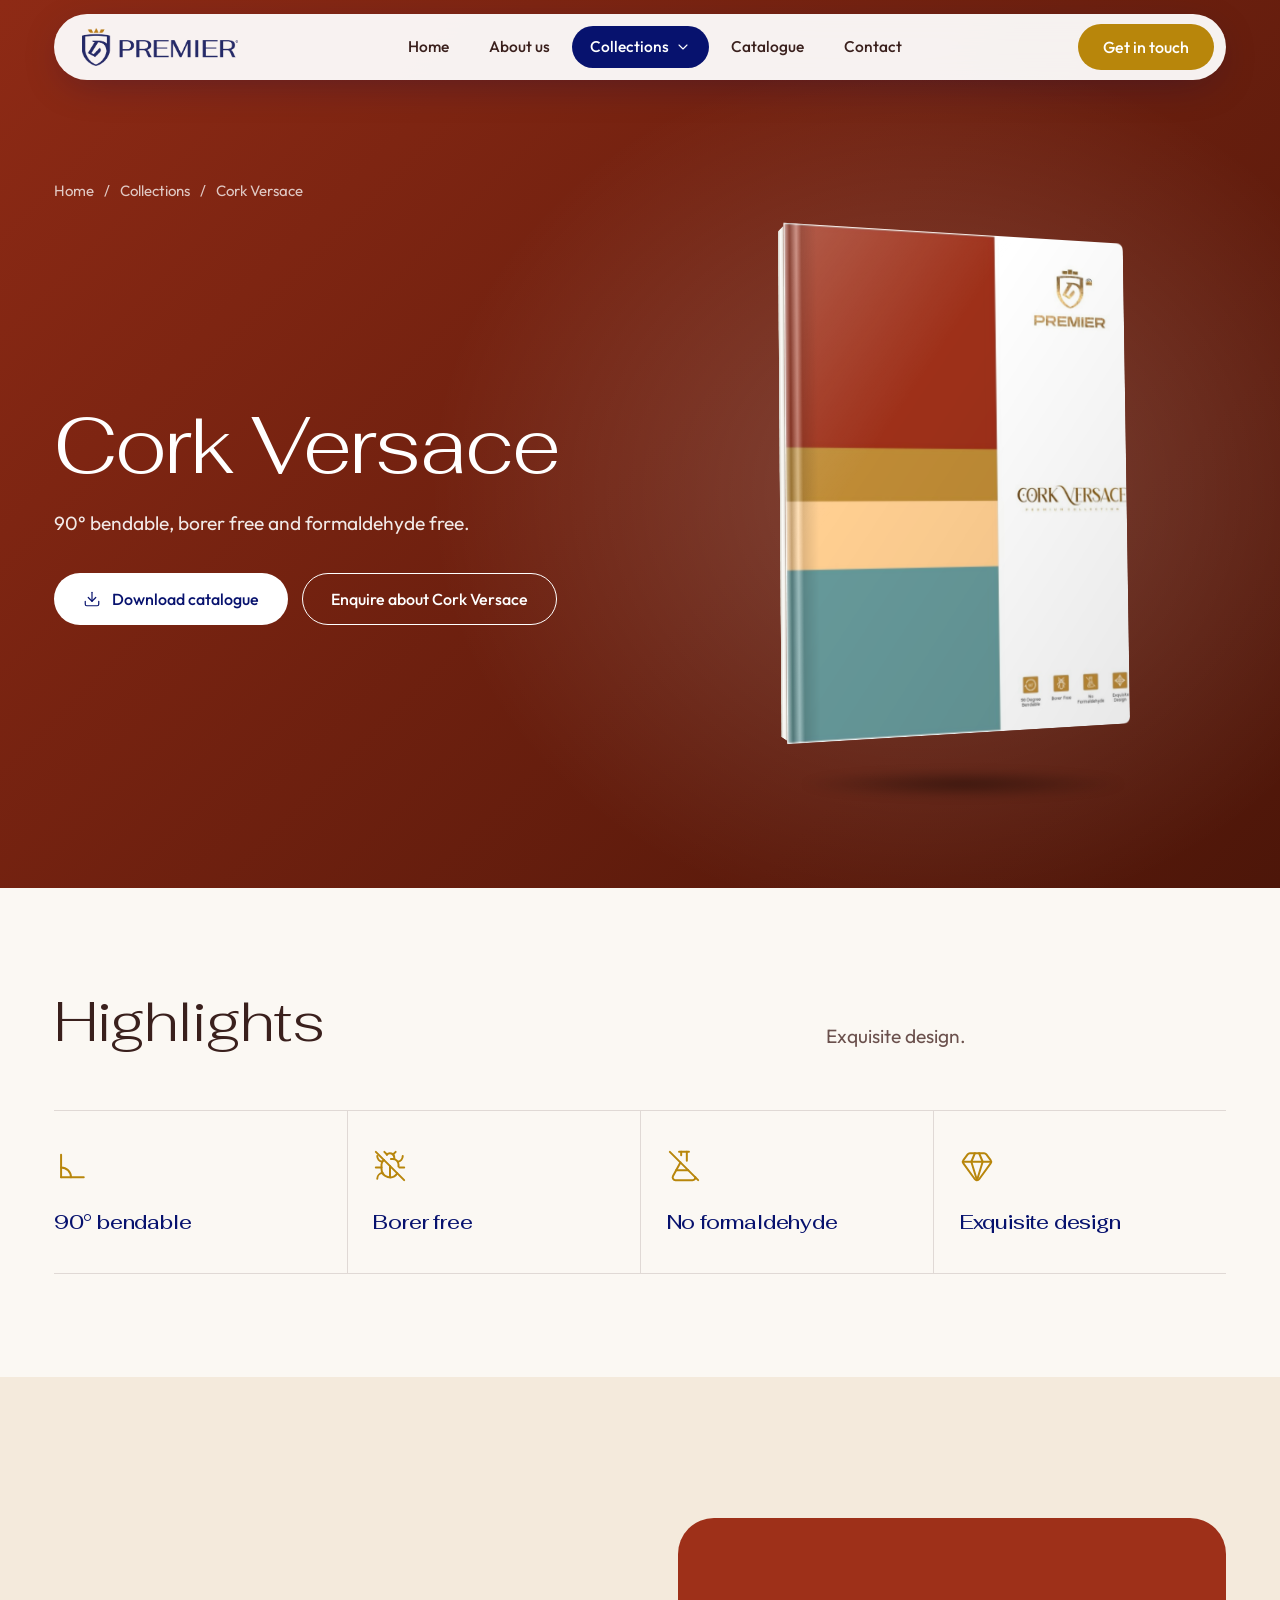
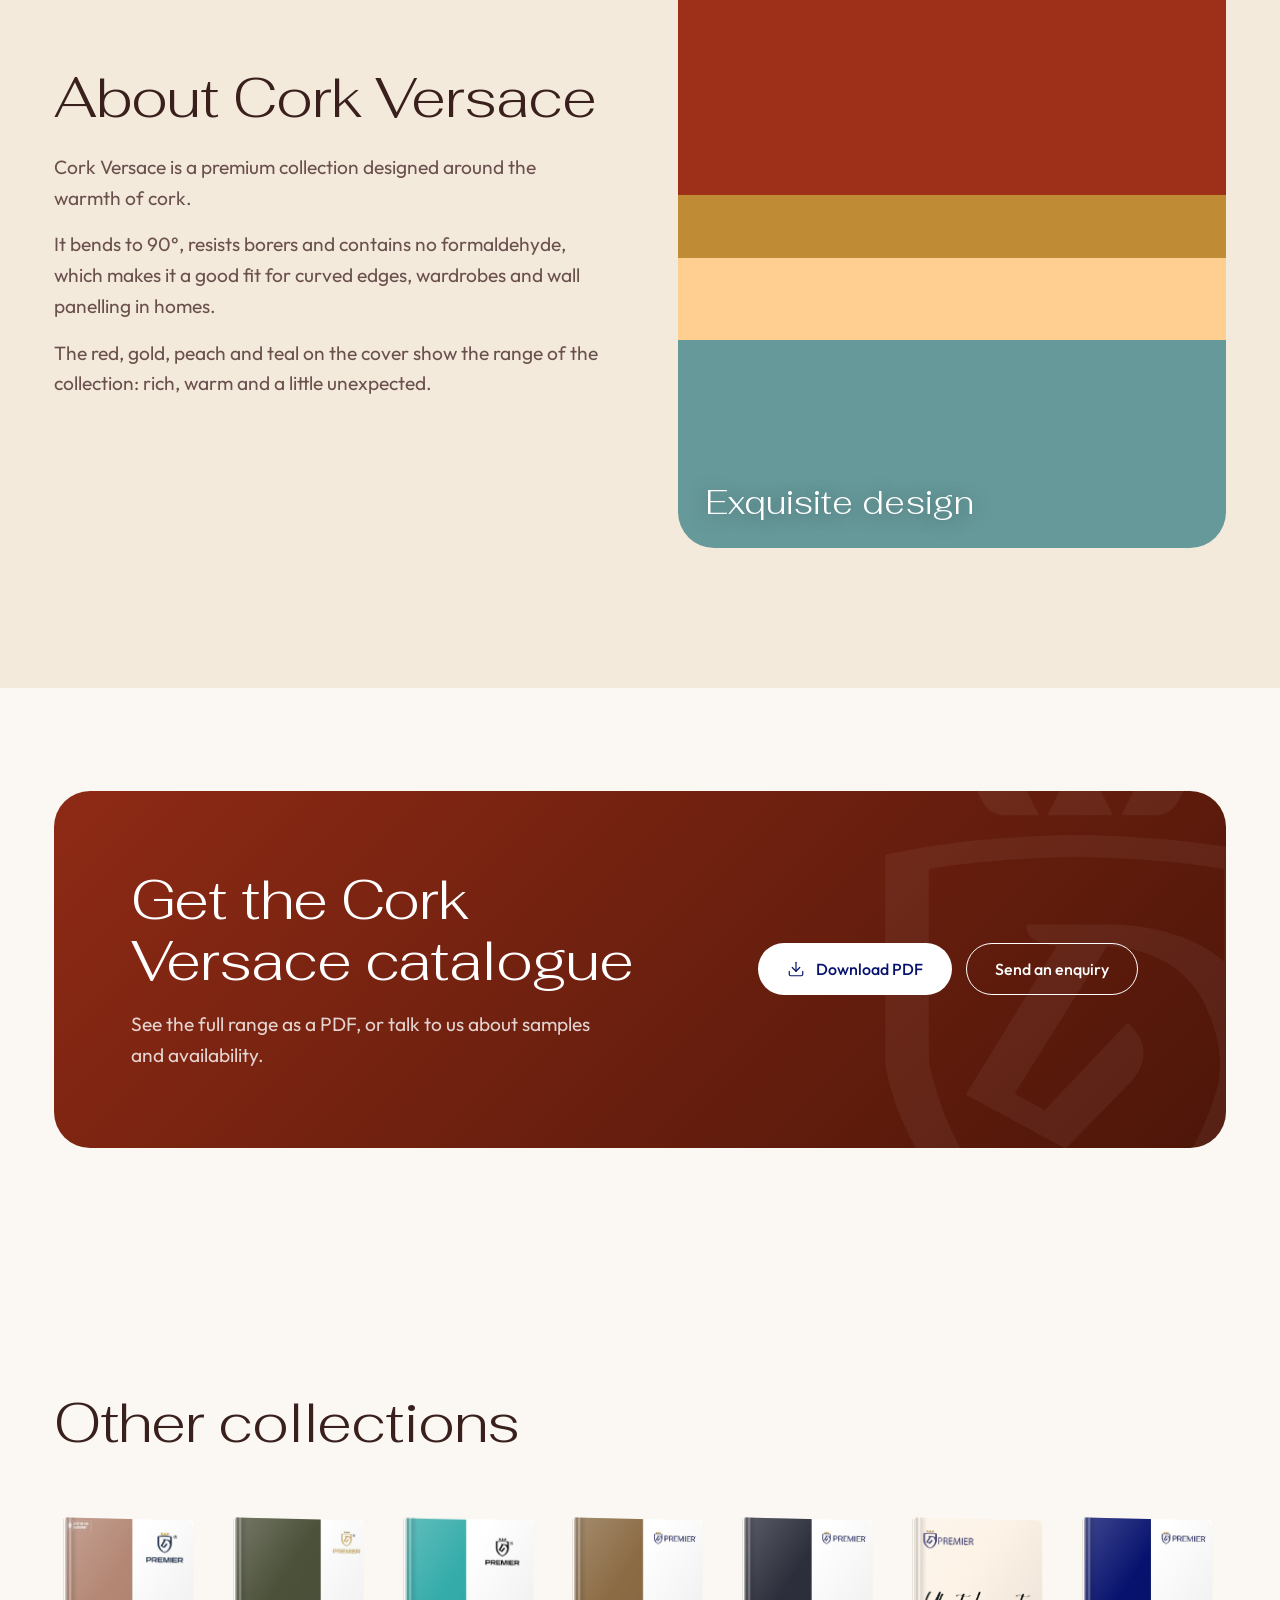
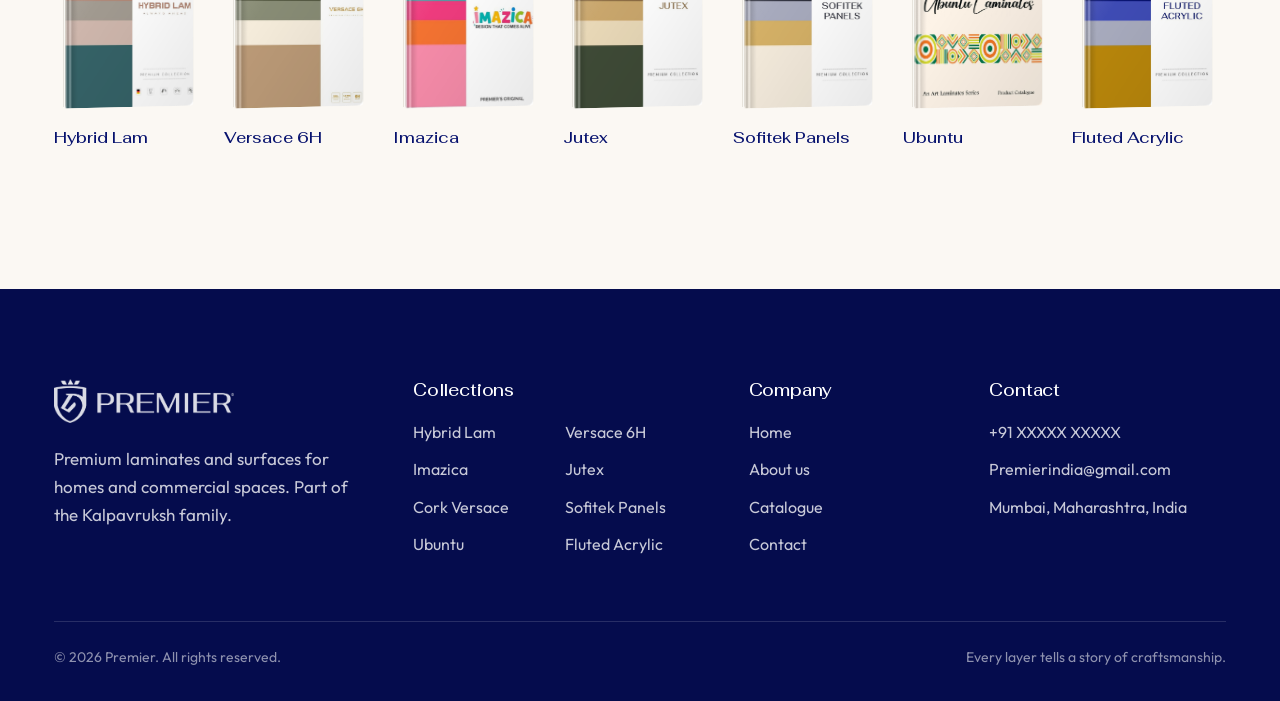
<file: collection-cork-versace.html>
<!doctype html>
<html lang="en"><head><script>var d=document.documentElement;d.classList.add("js");if(matchMedia("(prefers-reduced-motion: reduce)").matches)d.classList.add("rm")</script><meta charset="utf-8"><meta name="viewport" content="width=device-width,initial-scale=1,viewport-fit=cover">
<title>Premier Cork Versace | Premier</title><meta name="description" content="Premier Cork Versace: 90° bendable, borer free and formaldehyde free.">
<link rel="icon" href="assets/logo/premier-symbol.png">
<link rel="stylesheet" href="https://fonts.googleapis.com/css2?family=Fahkwang:wght@300;400;500;600&family=Outfit:wght@300;400;500;600&display=swap">
<link rel="stylesheet" href="assets/css/site.css"><link rel="stylesheet" href="assets/css/motion.css">
</head><body><header class="hdr"><div class="hdr-bar">
<a class="hdr-logo" href="index.html" aria-label="Premier home"><img src="assets/logo/premier-logo.png" alt="Premier" width="160" height="39"></a>
<nav class="nav" aria-label="Main"><a href="index.html">Home</a><a href="about.html">About us</a>
<div class="nav-dd cur"><button type="button" aria-expanded="false" aria-haspopup="true">Collections 
<svg class="icon " aria-hidden="true"
 
  xmlns="http://www.w3.org/2000/svg"
 
 
  viewBox="0 0 24 24"
  fill="none"
  stroke="currentColor"
  stroke-width="2"
  stroke-linecap="round"
  stroke-linejoin="round"
>
  <path d="m6 9 6 6 6-6" />
</svg>
</button><div class="mega"><a href="collection-hybrid-lam.html"><span class="sw"><i style="background:#B48774"></i><i style="background:#A19A90"></i><i style="background:#CEB6AC"></i><i style="background:#356267"></i></span><span><b>Hybrid Lam</b><small>Always ahead</small></span></a><a href="collection-versace-6h.html"><span class="sw"><i style="background:#4C513A"></i><i style="background:#888C75"></i><i style="background:#F5ECDC"></i><i style="background:#BB9A77"></i></span><span><b>Versace 6H</b><small>6H scratch grade</small></span></a><a href="collection-imazica.html"><span class="sw"><i style="background:#34ACAA"></i><i style="background:#EE3B7D"></i><i style="background:#F37332"></i><i style="background:#F68BA9"></i></span><span><b>Imazica</b><small>Design that comes alive</small></span></a><a href="collection-jutex.html"><span class="sw"><i style="background:#8A6B43"></i><i style="background:#C9A66B"></i><i style="background:#E8D8B8"></i><i style="background:#3F4A36"></i></span><span><b>Jutex</b><small>Natural texture</small></span></a><a href="collection-cork-versace.html"><span class="sw"><i style="background:#9E3019"></i><i style="background:#BF8B35"></i><i style="background:#FFCF91"></i><i style="background:#66999A"></i></span><span><b>Cork Versace</b><small>Exquisite design</small></span></a><a href="collection-sofitek-panels.html"><span class="sw"><i style="background:#2C2F3B"></i><i style="background:#A7AABD"></i><i style="background:#D4B067"></i><i style="background:#F4EADC"></i></span><span><b>Sofitek Panels</b><small>Panels for interiors</small></span></a><a href="collection-ubuntu.html"><span class="sw"><i style="background:#00754B"></i><i style="background:#F47920"></i><i style="background:#D2DE29"></i><i style="background:#FDF3E7"></i></span><span><b>Ubuntu</b><small>An art laminates series</small></span></a><a href="collection-fluted-acrylic.html"><span class="sw"><i style="background:#07126E"></i><i style="background:#3F4BB5"></i><i style="background:#A7AABD"></i><i style="background:#B8860B"></i></span><span><b>Fluted Acrylic</b><small>Ribbed texture, acrylic finish</small></span></a></div></div>
<a href="catalogue.html">Catalogue</a><a href="contact.html">Contact</a></nav>
<div class="hdr-cta"><a class="btn btn-gold" href="contact.html">Get in touch</a></div>
<button class="menu-btn" id="menuBtn" aria-label="Open menu">
<svg class="icon " aria-hidden="true"
 
  xmlns="http://www.w3.org/2000/svg"
 
 
  viewBox="0 0 24 24"
  fill="none"
  stroke="currentColor"
  stroke-width="2"
  stroke-linecap="round"
  stroke-linejoin="round"
>
  <path d="M4 5h16" />
  <path d="M4 12h16" />
  <path d="M4 19h16" />
</svg>
</button></div></header>
<div class="drawer" id="drawer" role="dialog" aria-label="Menu"><div class="drawer-top"><img src="assets/logo/premier-logo-white.png" alt="Premier"><button class="x" aria-label="Close menu">
<svg class="icon " aria-hidden="true"
 
  xmlns="http://www.w3.org/2000/svg"
 
 
  viewBox="0 0 24 24"
  fill="none"
  stroke="currentColor"
  stroke-width="2"
  stroke-linecap="round"
  stroke-linejoin="round"
>
  <path d="M18 6 6 18" />
  <path d="m6 6 12 12" />
</svg>
</button></div>
<nav><a href="index.html">Home</a><a href="about.html">About us</a><a href="catalogue.html">Catalogue</a><a href="contact.html">Contact</a>
<div class="sub"><a href="collection-hybrid-lam.html">Hybrid Lam</a><a href="collection-versace-6h.html">Versace 6H</a><a href="collection-imazica.html">Imazica</a><a href="collection-jutex.html">Jutex</a><a href="collection-cork-versace.html">Cork Versace</a><a href="collection-sofitek-panels.html">Sofitek Panels</a><a href="collection-ubuntu.html">Ubuntu</a><a href="collection-fluted-acrylic.html">Fluted Acrylic</a></div></nav></div><main>
<section class="chero"><div class="chero-bg" style="background:linear-gradient(135deg,#8E2A15,#4D1609)"></div><div class="wrap"><nav class="crumbs" aria-label="Breadcrumb"><a href="index.html">Home</a><span>/</span><a href="catalogue.html">Collections</a><span>/</span><span>Cork Versace</span></nav>
<div class="chero-grid"><div><h1 class="t-xl">Cork Versace</h1><p class="lede">90° bendable, borer free and formaldehyde free.</p>
<div class="btn-row"><a class="btn btn-white" href="catalogue/premier-cork-versace-catalogue.pdf" download>
<svg class="icon " aria-hidden="true"
 
  xmlns="http://www.w3.org/2000/svg"
 
 
  viewBox="0 0 24 24"
  fill="none"
  stroke="currentColor"
  stroke-width="2"
  stroke-linecap="round"
  stroke-linejoin="round"
>
  <path d="M12 15V3" />
  <path d="M21 15v4a2 2 0 0 1-2 2H5a2 2 0 0 1-2-2v-4" />
  <path d="m7 10 5 5 5-5" />
</svg>
Download catalogue</a><a class="btn btn-ghost" href="contact.html?c=cork-versace">Enquire about Cork Versace</a></div></div>
<div class="chero-art"><span class="bkw"><span class="bk"><img src="assets/img/cover-cork-versace.jpg" alt="Premier Cork Versace collection cover"></span></span><i></i></div></div></div></section>
<section class="sec-tight"><div class="wrap"><div class="shead"><h2 class="t-l">Highlights</h2><p class="lede">Exquisite design.</p></div>
<div class="feats" style="--n:4"><div class="feat"><svg class="icon " viewBox="0 0 24 24" fill="none" stroke="currentColor" stroke-linecap="round" stroke-linejoin="round" aria-hidden="true"><path d="M5 20V4"/><path d="M5 20h16"/><path d="M5 13a7 7 0 0 1 7 7"/></svg><h3>90° bendable</h3></div><div class="feat">
<svg class="icon " aria-hidden="true"
 
  xmlns="http://www.w3.org/2000/svg"
 
 
  viewBox="0 0 24 24"
  fill="none"
  stroke="currentColor"
  stroke-width="2"
  stroke-linecap="round"
  stroke-linejoin="round"
>
  <path d="M12 20v-8" />
  <path d="M12.656 7H14a4 4 0 0 1 4 4v1.344" />
  <path d="M14.12 3.88 16 2" />
  <path d="M17.123 17.123A6 6 0 0 1 6 14v-3a4 4 0 0 1 1.72-3.287" />
  <path d="m2 2 20 20" />
  <path d="M21 5a4 4 0 0 1-3.55 3.97" />
  <path d="M22 13h-3.344" />
  <path d="M3 21a4 4 0 0 1 3.81-4" />
  <path d="M3 5a4 4 0 0 0 3.55 3.97" />
  <path d="M6 13H2" />
  <path d="m8 2 1.88 1.88" />
  <path d="M9.712 4.06A3 3 0 0 1 15 6v1.13" />
</svg>
<h3>Borer free</h3></div><div class="feat">
<svg class="icon " aria-hidden="true"
 
  xmlns="http://www.w3.org/2000/svg"
 
 
  viewBox="0 0 24 24"
  fill="none"
  stroke="currentColor"
  stroke-width="2"
  stroke-linecap="round"
  stroke-linejoin="round"
>
  <path d="M10 2v2.343" />
  <path d="M14 2v6.343" />
  <path d="m2 2 20 20" />
  <path d="M20 20a2 2 0 0 1-2 2H6a2 2 0 0 1-1.755-2.96l5.227-9.563" />
  <path d="M6.453 15H15" />
  <path d="M8.5 2h7" />
</svg>
<h3>No formaldehyde</h3></div><div class="feat">
<svg class="icon " aria-hidden="true"
 
  xmlns="http://www.w3.org/2000/svg"
 
 
  viewBox="0 0 24 24"
  fill="none"
  stroke="currentColor"
  stroke-width="2"
  stroke-linecap="round"
  stroke-linejoin="round"
>
  <path d="M10.5 3 8 9l4 13 4-13-2.5-6" />
  <path d="M17 3a2 2 0 0 1 1.6.8l3 4a2 2 0 0 1 .013 2.382l-7.99 10.986a2 2 0 0 1-3.247 0l-7.99-10.986A2 2 0 0 1 2.4 7.8l2.998-3.997A2 2 0 0 1 7 3z" />
  <path d="M2 9h20" />
</svg>
<h3>Exquisite design</h3></div></div></div></section>
<section class="sec" style="background:var(--cream)"><div class="wrap split"><div class="split-copy"><h2 class="t-l">About Cork Versace</h2><p class="lede">Cork Versace is a premium collection designed around the warmth of cork.</p><p class="lede">It bends to 90°, resists borers and contains no formaldehyde, which makes it a good fit for curved edges, wardrobes and wall panelling in homes.</p><p class="lede">The red, gold, peach and teal on the cover show the range of the collection: rich, warm and a little unexpected.</p></div>
<div class="split-media"><div class="swblock"><i style="background:#9E3019"></i><i style="background:#BF8B35"></i><i style="background:#FFCF91"></i><i style="background:#66999A"></i><span>Exquisite design</span></div></div></div></section>

<section class="sec-tight" style=""><div class="wrap"><div class="cta-box" style="background:linear-gradient(135deg,#8E2A15,#4D1609)"><div><h2 class="t-l">Get the Cork Versace catalogue</h2><p class="lede">See the full range as a PDF, or talk to us about samples and availability.</p></div>
<div class="btn-row"><a class="btn btn-white" href="catalogue/premier-cork-versace-catalogue.pdf" download>
<svg class="icon " aria-hidden="true"
 
  xmlns="http://www.w3.org/2000/svg"
 
 
  viewBox="0 0 24 24"
  fill="none"
  stroke="currentColor"
  stroke-width="2"
  stroke-linecap="round"
  stroke-linejoin="round"
>
  <path d="M12 15V3" />
  <path d="M21 15v4a2 2 0 0 1-2 2H5a2 2 0 0 1-2-2v-4" />
  <path d="m7 10 5 5 5-5" />
</svg>
Download PDF</a><a class="btn btn-ghost" href="contact.html?c=cork-versace">Send an enquiry</a></div></div></div></section>
<section class="sec"><div class="wrap"><div class="shead"><h2 class="t-l">Other collections</h2></div><div class="others"><a href="collection-hybrid-lam.html"><div class="o"><span class="bkw"><span class="bk"><img src="assets/img/cover-hybrid-lam.jpg" alt="" loading="lazy"></span></span></div><b>Hybrid Lam</b></a><a href="collection-versace-6h.html"><div class="o"><span class="bkw"><span class="bk"><img src="assets/img/cover-versace-6h.jpg" alt="" loading="lazy"></span></span></div><b>Versace 6H</b></a><a href="collection-imazica.html"><div class="o"><span class="bkw"><span class="bk"><img src="assets/img/cover-imazica.jpg" alt="" loading="lazy"></span></span></div><b>Imazica</b></a><a href="collection-jutex.html"><div class="o"><span class="bkw"><span class="bk"><img src="assets/img/cover-jutex.jpg" alt="" loading="lazy"></span></span></div><b>Jutex</b></a><a href="collection-sofitek-panels.html"><div class="o"><span class="bkw"><span class="bk"><img src="assets/img/cover-sofitek-panels.jpg" alt="" loading="lazy"></span></span></div><b>Sofitek Panels</b></a><a href="collection-ubuntu.html"><div class="o"><span class="bkw"><span class="bk"><img src="assets/img/cover-ubuntu.jpg" alt="" loading="lazy"></span></span></div><b>Ubuntu</b></a><a href="collection-fluted-acrylic.html"><div class="o"><span class="bkw"><span class="bk"><img src="assets/img/cover-fluted-acrylic.jpg" alt="" loading="lazy"></span></span></div><b>Fluted Acrylic</b></a></div></div></section>
</main><footer class="ftr"><div class="wrap"><div class="ftr-grid">
<div><img class="lg" src="assets/logo/premier-logo-white.png" alt="Premier"><p style="max-width:32ch">Premium laminates and surfaces for homes and commercial spaces. Part of the Kalpavruksh family.</p></div>
<div><h4>Collections</h4><ul class="cols2"><li><a href="collection-hybrid-lam.html">Hybrid Lam</a></li><li><a href="collection-versace-6h.html">Versace 6H</a></li><li><a href="collection-imazica.html">Imazica</a></li><li><a href="collection-jutex.html">Jutex</a></li><li><a href="collection-cork-versace.html">Cork Versace</a></li><li><a href="collection-sofitek-panels.html">Sofitek Panels</a></li><li><a href="collection-ubuntu.html">Ubuntu</a></li><li><a href="collection-fluted-acrylic.html">Fluted Acrylic</a></li></ul></div>
<div><h4>Company</h4><ul><li><a href="index.html">Home</a></li><li><a href="about.html">About us</a></li><li><a href="catalogue.html">Catalogue</a></li><li><a href="contact.html">Contact</a></li></ul></div>
<div><h4>Contact</h4><ul><li>+91 XXXXX XXXXX</li><li>Premierindia@gmail.com</li><li>Mumbai, Maharashtra, India</li></ul></div></div>
<div class="ftr-bot"><span>© 2026 Premier. All rights reserved.</span><span>Every layer tells a story of craftsmanship.</span></div></div></footer>
<script src="assets/js/site.js"></script><script src="assets/js/motion.js" defer></script></body></html>
</file>
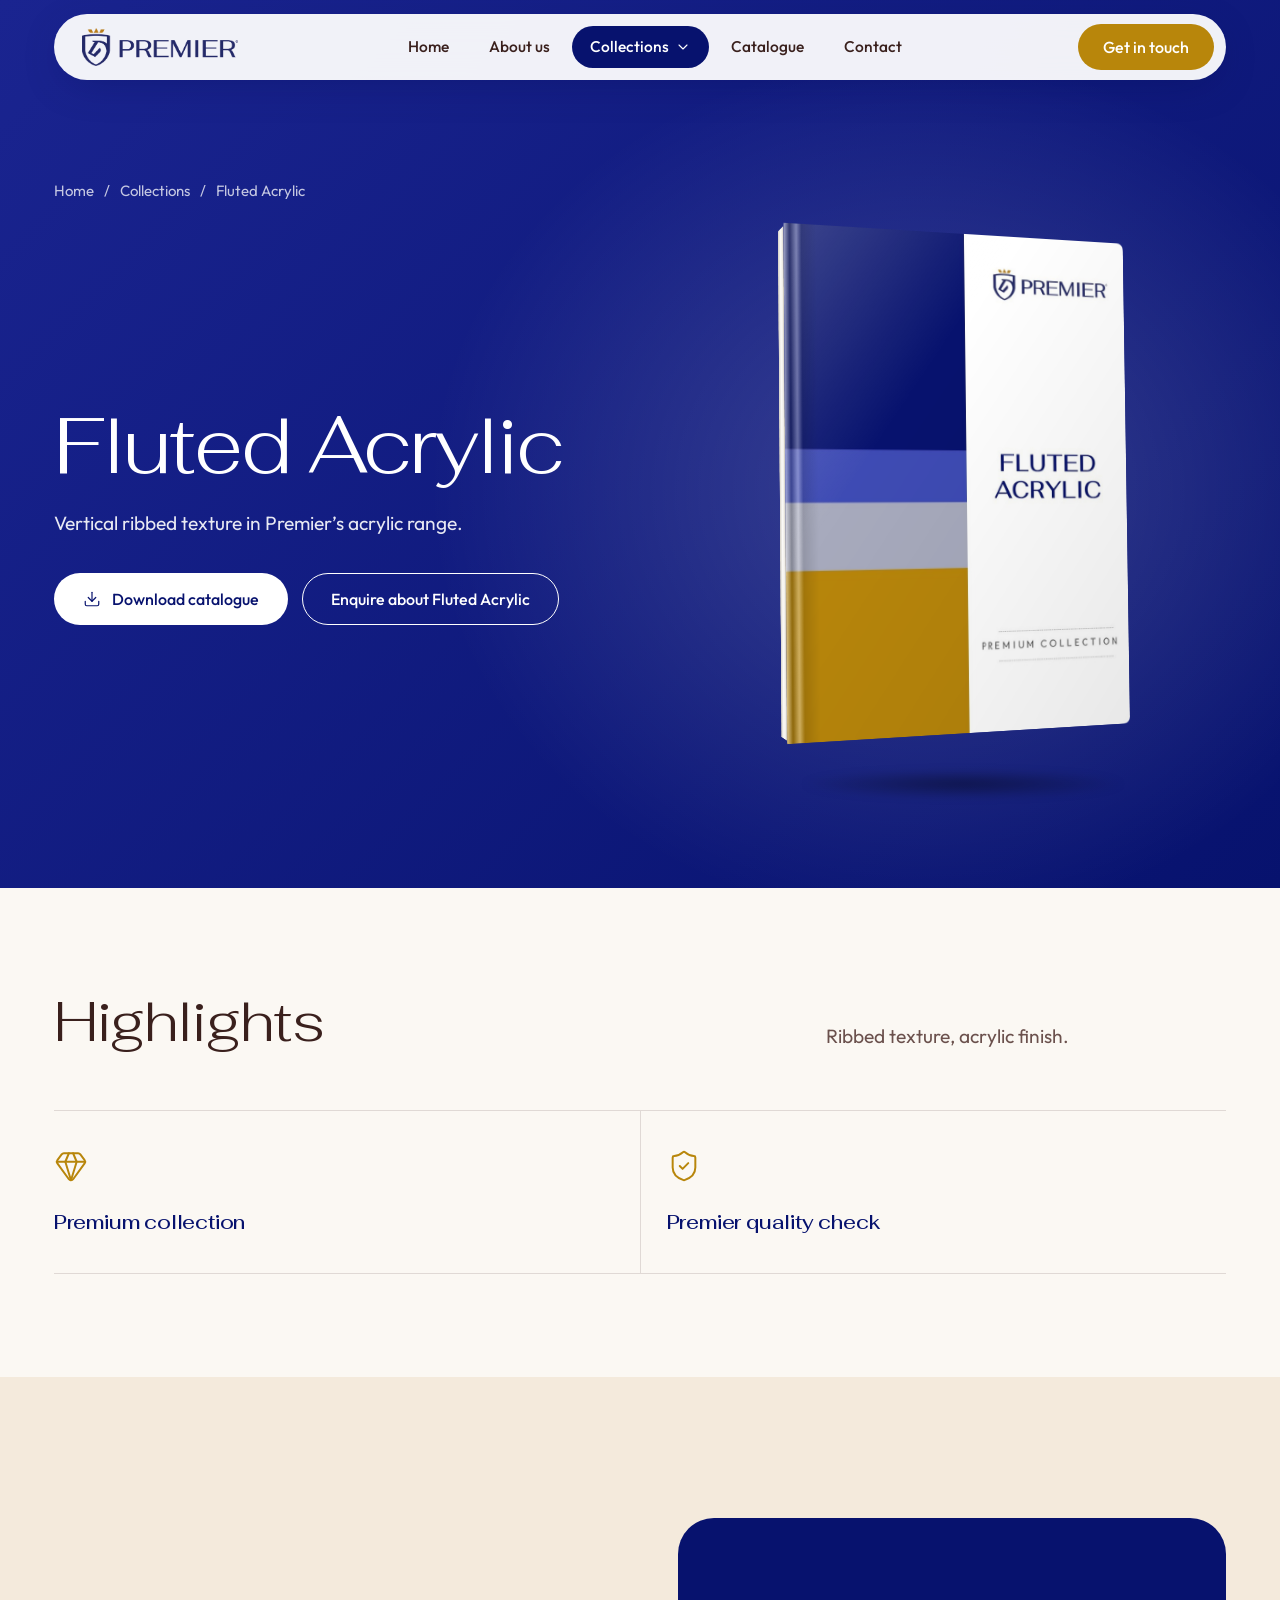
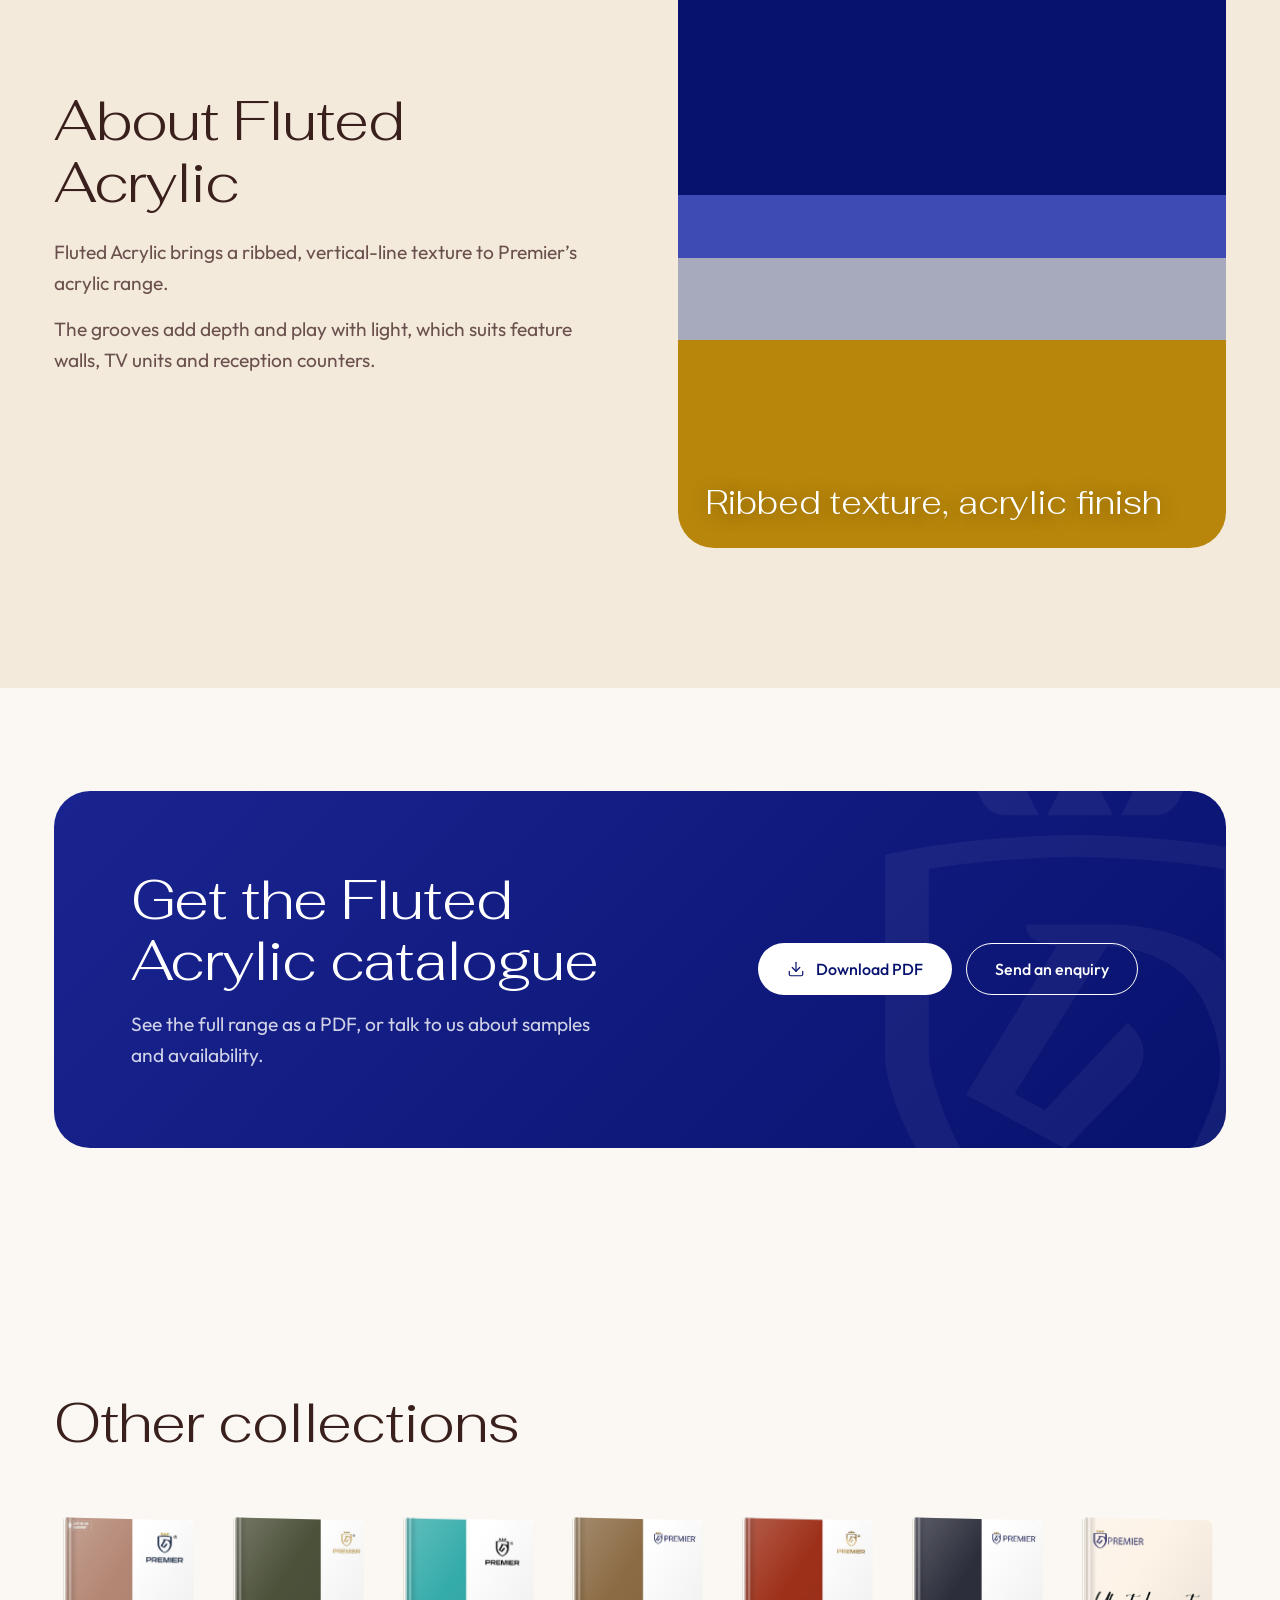
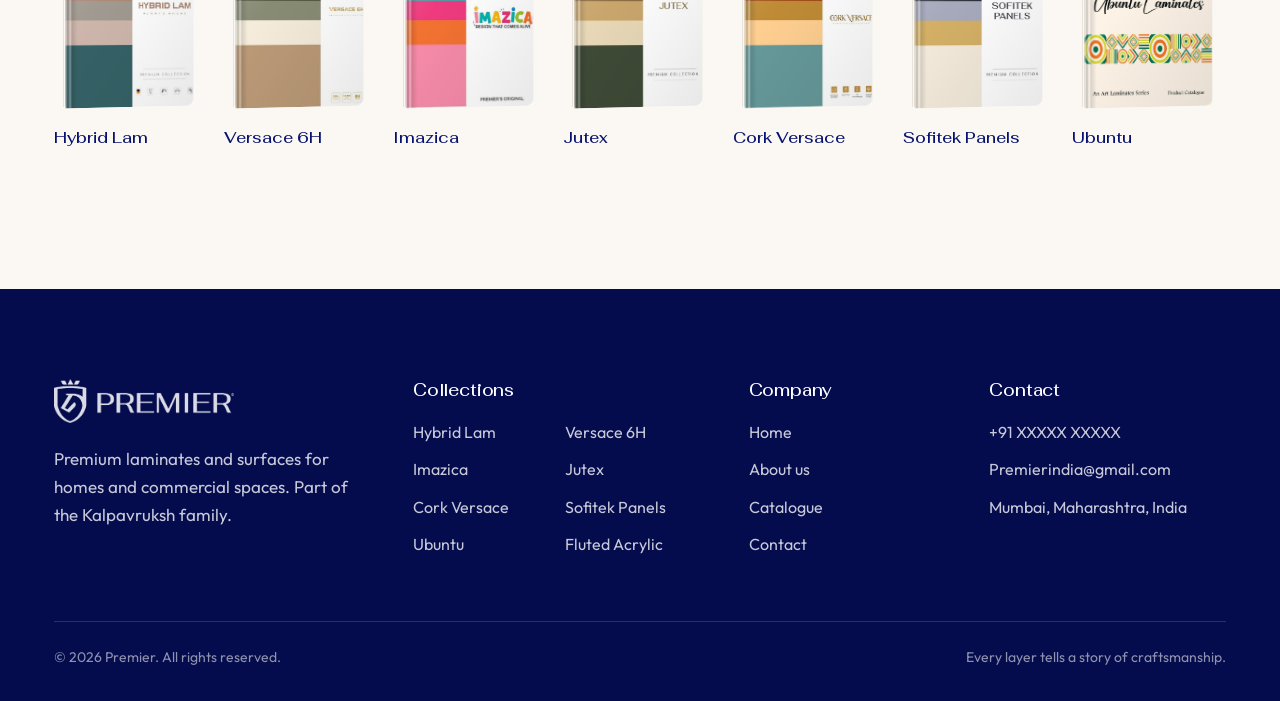
<file: collection-fluted-acrylic.html>
<!doctype html>
<html lang="en"><head><script>var d=document.documentElement;d.classList.add("js");if(matchMedia("(prefers-reduced-motion: reduce)").matches)d.classList.add("rm")</script><meta charset="utf-8"><meta name="viewport" content="width=device-width,initial-scale=1,viewport-fit=cover">
<title>Premier Fluted Acrylic | Premier</title><meta name="description" content="Premier Fluted Acrylic: Vertical ribbed texture in Premier’s acrylic range.">
<link rel="icon" href="assets/logo/premier-symbol.png">
<link rel="stylesheet" href="https://fonts.googleapis.com/css2?family=Fahkwang:wght@300;400;500;600&family=Outfit:wght@300;400;500;600&display=swap">
<link rel="stylesheet" href="assets/css/site.css"><link rel="stylesheet" href="assets/css/motion.css">
</head><body><header class="hdr"><div class="hdr-bar">
<a class="hdr-logo" href="index.html" aria-label="Premier home"><img src="assets/logo/premier-logo.png" alt="Premier" width="160" height="39"></a>
<nav class="nav" aria-label="Main"><a href="index.html">Home</a><a href="about.html">About us</a>
<div class="nav-dd cur"><button type="button" aria-expanded="false" aria-haspopup="true">Collections 
<svg class="icon " aria-hidden="true"
 
  xmlns="http://www.w3.org/2000/svg"
 
 
  viewBox="0 0 24 24"
  fill="none"
  stroke="currentColor"
  stroke-width="2"
  stroke-linecap="round"
  stroke-linejoin="round"
>
  <path d="m6 9 6 6 6-6" />
</svg>
</button><div class="mega"><a href="collection-hybrid-lam.html"><span class="sw"><i style="background:#B48774"></i><i style="background:#A19A90"></i><i style="background:#CEB6AC"></i><i style="background:#356267"></i></span><span><b>Hybrid Lam</b><small>Always ahead</small></span></a><a href="collection-versace-6h.html"><span class="sw"><i style="background:#4C513A"></i><i style="background:#888C75"></i><i style="background:#F5ECDC"></i><i style="background:#BB9A77"></i></span><span><b>Versace 6H</b><small>6H scratch grade</small></span></a><a href="collection-imazica.html"><span class="sw"><i style="background:#34ACAA"></i><i style="background:#EE3B7D"></i><i style="background:#F37332"></i><i style="background:#F68BA9"></i></span><span><b>Imazica</b><small>Design that comes alive</small></span></a><a href="collection-jutex.html"><span class="sw"><i style="background:#8A6B43"></i><i style="background:#C9A66B"></i><i style="background:#E8D8B8"></i><i style="background:#3F4A36"></i></span><span><b>Jutex</b><small>Natural texture</small></span></a><a href="collection-cork-versace.html"><span class="sw"><i style="background:#9E3019"></i><i style="background:#BF8B35"></i><i style="background:#FFCF91"></i><i style="background:#66999A"></i></span><span><b>Cork Versace</b><small>Exquisite design</small></span></a><a href="collection-sofitek-panels.html"><span class="sw"><i style="background:#2C2F3B"></i><i style="background:#A7AABD"></i><i style="background:#D4B067"></i><i style="background:#F4EADC"></i></span><span><b>Sofitek Panels</b><small>Panels for interiors</small></span></a><a href="collection-ubuntu.html"><span class="sw"><i style="background:#00754B"></i><i style="background:#F47920"></i><i style="background:#D2DE29"></i><i style="background:#FDF3E7"></i></span><span><b>Ubuntu</b><small>An art laminates series</small></span></a><a href="collection-fluted-acrylic.html"><span class="sw"><i style="background:#07126E"></i><i style="background:#3F4BB5"></i><i style="background:#A7AABD"></i><i style="background:#B8860B"></i></span><span><b>Fluted Acrylic</b><small>Ribbed texture, acrylic finish</small></span></a></div></div>
<a href="catalogue.html">Catalogue</a><a href="contact.html">Contact</a></nav>
<div class="hdr-cta"><a class="btn btn-gold" href="contact.html">Get in touch</a></div>
<button class="menu-btn" id="menuBtn" aria-label="Open menu">
<svg class="icon " aria-hidden="true"
 
  xmlns="http://www.w3.org/2000/svg"
 
 
  viewBox="0 0 24 24"
  fill="none"
  stroke="currentColor"
  stroke-width="2"
  stroke-linecap="round"
  stroke-linejoin="round"
>
  <path d="M4 5h16" />
  <path d="M4 12h16" />
  <path d="M4 19h16" />
</svg>
</button></div></header>
<div class="drawer" id="drawer" role="dialog" aria-label="Menu"><div class="drawer-top"><img src="assets/logo/premier-logo-white.png" alt="Premier"><button class="x" aria-label="Close menu">
<svg class="icon " aria-hidden="true"
 
  xmlns="http://www.w3.org/2000/svg"
 
 
  viewBox="0 0 24 24"
  fill="none"
  stroke="currentColor"
  stroke-width="2"
  stroke-linecap="round"
  stroke-linejoin="round"
>
  <path d="M18 6 6 18" />
  <path d="m6 6 12 12" />
</svg>
</button></div>
<nav><a href="index.html">Home</a><a href="about.html">About us</a><a href="catalogue.html">Catalogue</a><a href="contact.html">Contact</a>
<div class="sub"><a href="collection-hybrid-lam.html">Hybrid Lam</a><a href="collection-versace-6h.html">Versace 6H</a><a href="collection-imazica.html">Imazica</a><a href="collection-jutex.html">Jutex</a><a href="collection-cork-versace.html">Cork Versace</a><a href="collection-sofitek-panels.html">Sofitek Panels</a><a href="collection-ubuntu.html">Ubuntu</a><a href="collection-fluted-acrylic.html">Fluted Acrylic</a></div></nav></div><main>
<section class="chero"><div class="chero-bg" style="background:linear-gradient(135deg,#1A2490,#07126E)"></div><div class="wrap"><nav class="crumbs" aria-label="Breadcrumb"><a href="index.html">Home</a><span>/</span><a href="catalogue.html">Collections</a><span>/</span><span>Fluted Acrylic</span></nav>
<div class="chero-grid"><div><h1 class="t-xl">Fluted Acrylic</h1><p class="lede">Vertical ribbed texture in Premier’s acrylic range.</p>
<div class="btn-row"><a class="btn btn-white" href="catalogue/premier-fluted-acrylic-catalogue.pdf" download>
<svg class="icon " aria-hidden="true"
 
  xmlns="http://www.w3.org/2000/svg"
 
 
  viewBox="0 0 24 24"
  fill="none"
  stroke="currentColor"
  stroke-width="2"
  stroke-linecap="round"
  stroke-linejoin="round"
>
  <path d="M12 15V3" />
  <path d="M21 15v4a2 2 0 0 1-2 2H5a2 2 0 0 1-2-2v-4" />
  <path d="m7 10 5 5 5-5" />
</svg>
Download catalogue</a><a class="btn btn-ghost" href="contact.html?c=fluted-acrylic">Enquire about Fluted Acrylic</a></div></div>
<div class="chero-art"><span class="bkw"><span class="bk"><img src="assets/img/cover-fluted-acrylic.jpg" alt="Premier Fluted Acrylic collection cover"></span></span><i></i></div></div></div></section>
<section class="sec-tight"><div class="wrap"><div class="shead"><h2 class="t-l">Highlights</h2><p class="lede">Ribbed texture, acrylic finish.</p></div>
<div class="feats" style="--n:2"><div class="feat">
<svg class="icon " aria-hidden="true"
 
  xmlns="http://www.w3.org/2000/svg"
 
 
  viewBox="0 0 24 24"
  fill="none"
  stroke="currentColor"
  stroke-width="2"
  stroke-linecap="round"
  stroke-linejoin="round"
>
  <path d="M10.5 3 8 9l4 13 4-13-2.5-6" />
  <path d="M17 3a2 2 0 0 1 1.6.8l3 4a2 2 0 0 1 .013 2.382l-7.99 10.986a2 2 0 0 1-3.247 0l-7.99-10.986A2 2 0 0 1 2.4 7.8l2.998-3.997A2 2 0 0 1 7 3z" />
  <path d="M2 9h20" />
</svg>
<h3>Premium collection</h3></div><div class="feat">
<svg class="icon " aria-hidden="true"
 
  xmlns="http://www.w3.org/2000/svg"
 
 
  viewBox="0 0 24 24"
  fill="none"
  stroke="currentColor"
  stroke-width="2"
  stroke-linecap="round"
  stroke-linejoin="round"
>
  <path d="M20 13c0 5-3.5 7.5-7.66 8.95a1 1 0 0 1-.67-.01C7.5 20.5 4 18 4 13V6a1 1 0 0 1 1-1c2 0 4.5-1.2 6.24-2.72a1.17 1.17 0 0 1 1.52 0C14.51 3.81 17 5 19 5a1 1 0 0 1 1 1z" />
  <path d="m9 12 2 2 4-4" />
</svg>
<h3>Premier quality check</h3></div></div></div></section>
<section class="sec" style="background:var(--cream)"><div class="wrap split"><div class="split-copy"><h2 class="t-l">About Fluted Acrylic</h2><p class="lede">Fluted Acrylic brings a ribbed, vertical-line texture to Premier’s acrylic range.</p><p class="lede">The grooves add depth and play with light, which suits feature walls, TV units and reception counters.</p></div>
<div class="split-media"><div class="swblock"><i style="background:#07126E"></i><i style="background:#3F4BB5"></i><i style="background:#A7AABD"></i><i style="background:#B8860B"></i><span>Ribbed texture, acrylic finish</span></div></div></div></section>

<section class="sec-tight" style=""><div class="wrap"><div class="cta-box" style="background:linear-gradient(135deg,#1A2490,#07126E)"><div><h2 class="t-l">Get the Fluted Acrylic catalogue</h2><p class="lede">See the full range as a PDF, or talk to us about samples and availability.</p></div>
<div class="btn-row"><a class="btn btn-white" href="catalogue/premier-fluted-acrylic-catalogue.pdf" download>
<svg class="icon " aria-hidden="true"
 
  xmlns="http://www.w3.org/2000/svg"
 
 
  viewBox="0 0 24 24"
  fill="none"
  stroke="currentColor"
  stroke-width="2"
  stroke-linecap="round"
  stroke-linejoin="round"
>
  <path d="M12 15V3" />
  <path d="M21 15v4a2 2 0 0 1-2 2H5a2 2 0 0 1-2-2v-4" />
  <path d="m7 10 5 5 5-5" />
</svg>
Download PDF</a><a class="btn btn-ghost" href="contact.html?c=fluted-acrylic">Send an enquiry</a></div></div></div></section>
<section class="sec"><div class="wrap"><div class="shead"><h2 class="t-l">Other collections</h2></div><div class="others"><a href="collection-hybrid-lam.html"><div class="o"><span class="bkw"><span class="bk"><img src="assets/img/cover-hybrid-lam.jpg" alt="" loading="lazy"></span></span></div><b>Hybrid Lam</b></a><a href="collection-versace-6h.html"><div class="o"><span class="bkw"><span class="bk"><img src="assets/img/cover-versace-6h.jpg" alt="" loading="lazy"></span></span></div><b>Versace 6H</b></a><a href="collection-imazica.html"><div class="o"><span class="bkw"><span class="bk"><img src="assets/img/cover-imazica.jpg" alt="" loading="lazy"></span></span></div><b>Imazica</b></a><a href="collection-jutex.html"><div class="o"><span class="bkw"><span class="bk"><img src="assets/img/cover-jutex.jpg" alt="" loading="lazy"></span></span></div><b>Jutex</b></a><a href="collection-cork-versace.html"><div class="o"><span class="bkw"><span class="bk"><img src="assets/img/cover-cork-versace.jpg" alt="" loading="lazy"></span></span></div><b>Cork Versace</b></a><a href="collection-sofitek-panels.html"><div class="o"><span class="bkw"><span class="bk"><img src="assets/img/cover-sofitek-panels.jpg" alt="" loading="lazy"></span></span></div><b>Sofitek Panels</b></a><a href="collection-ubuntu.html"><div class="o"><span class="bkw"><span class="bk"><img src="assets/img/cover-ubuntu.jpg" alt="" loading="lazy"></span></span></div><b>Ubuntu</b></a></div></div></section>
</main><footer class="ftr"><div class="wrap"><div class="ftr-grid">
<div><img class="lg" src="assets/logo/premier-logo-white.png" alt="Premier"><p style="max-width:32ch">Premium laminates and surfaces for homes and commercial spaces. Part of the Kalpavruksh family.</p></div>
<div><h4>Collections</h4><ul class="cols2"><li><a href="collection-hybrid-lam.html">Hybrid Lam</a></li><li><a href="collection-versace-6h.html">Versace 6H</a></li><li><a href="collection-imazica.html">Imazica</a></li><li><a href="collection-jutex.html">Jutex</a></li><li><a href="collection-cork-versace.html">Cork Versace</a></li><li><a href="collection-sofitek-panels.html">Sofitek Panels</a></li><li><a href="collection-ubuntu.html">Ubuntu</a></li><li><a href="collection-fluted-acrylic.html">Fluted Acrylic</a></li></ul></div>
<div><h4>Company</h4><ul><li><a href="index.html">Home</a></li><li><a href="about.html">About us</a></li><li><a href="catalogue.html">Catalogue</a></li><li><a href="contact.html">Contact</a></li></ul></div>
<div><h4>Contact</h4><ul><li>+91 XXXXX XXXXX</li><li>Premierindia@gmail.com</li><li>Mumbai, Maharashtra, India</li></ul></div></div>
<div class="ftr-bot"><span>© 2026 Premier. All rights reserved.</span><span>Every layer tells a story of craftsmanship.</span></div></div></footer>
<script src="assets/js/site.js"></script><script src="assets/js/motion.js" defer></script></body></html>
</file>
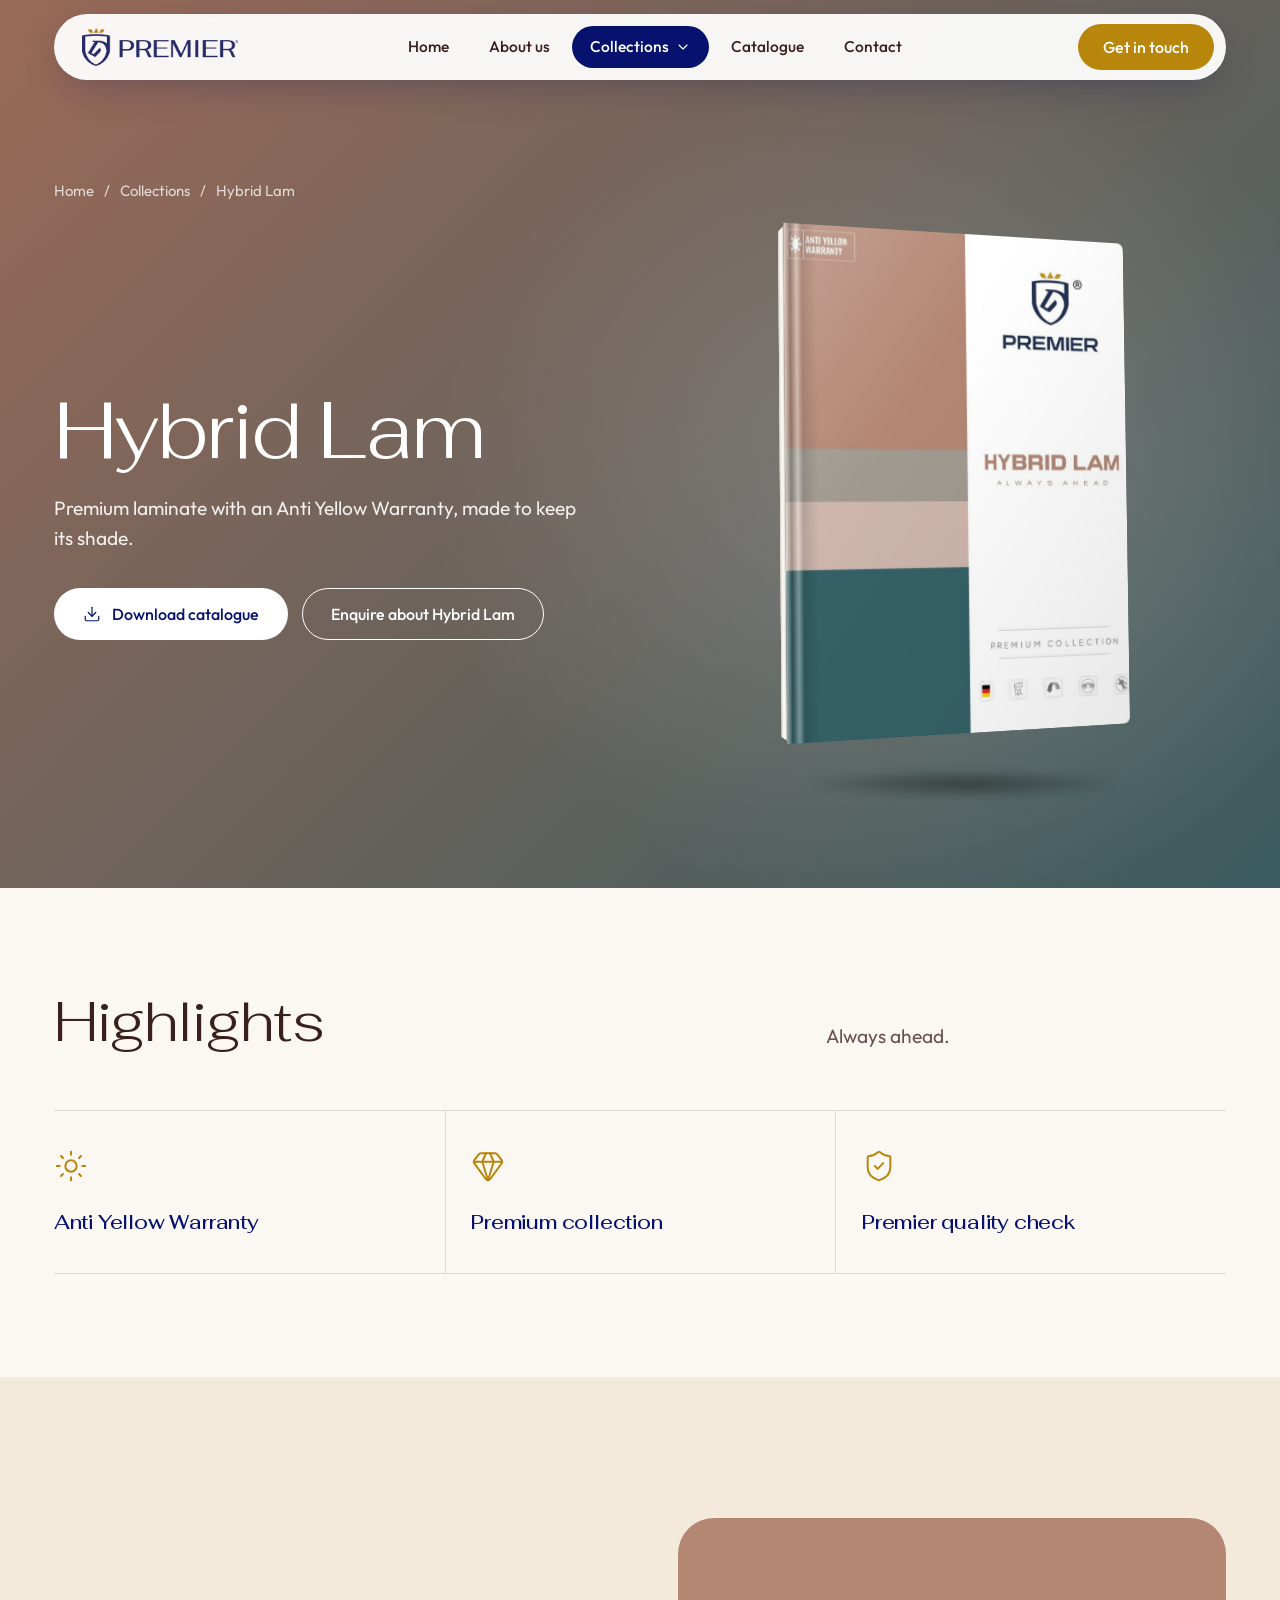
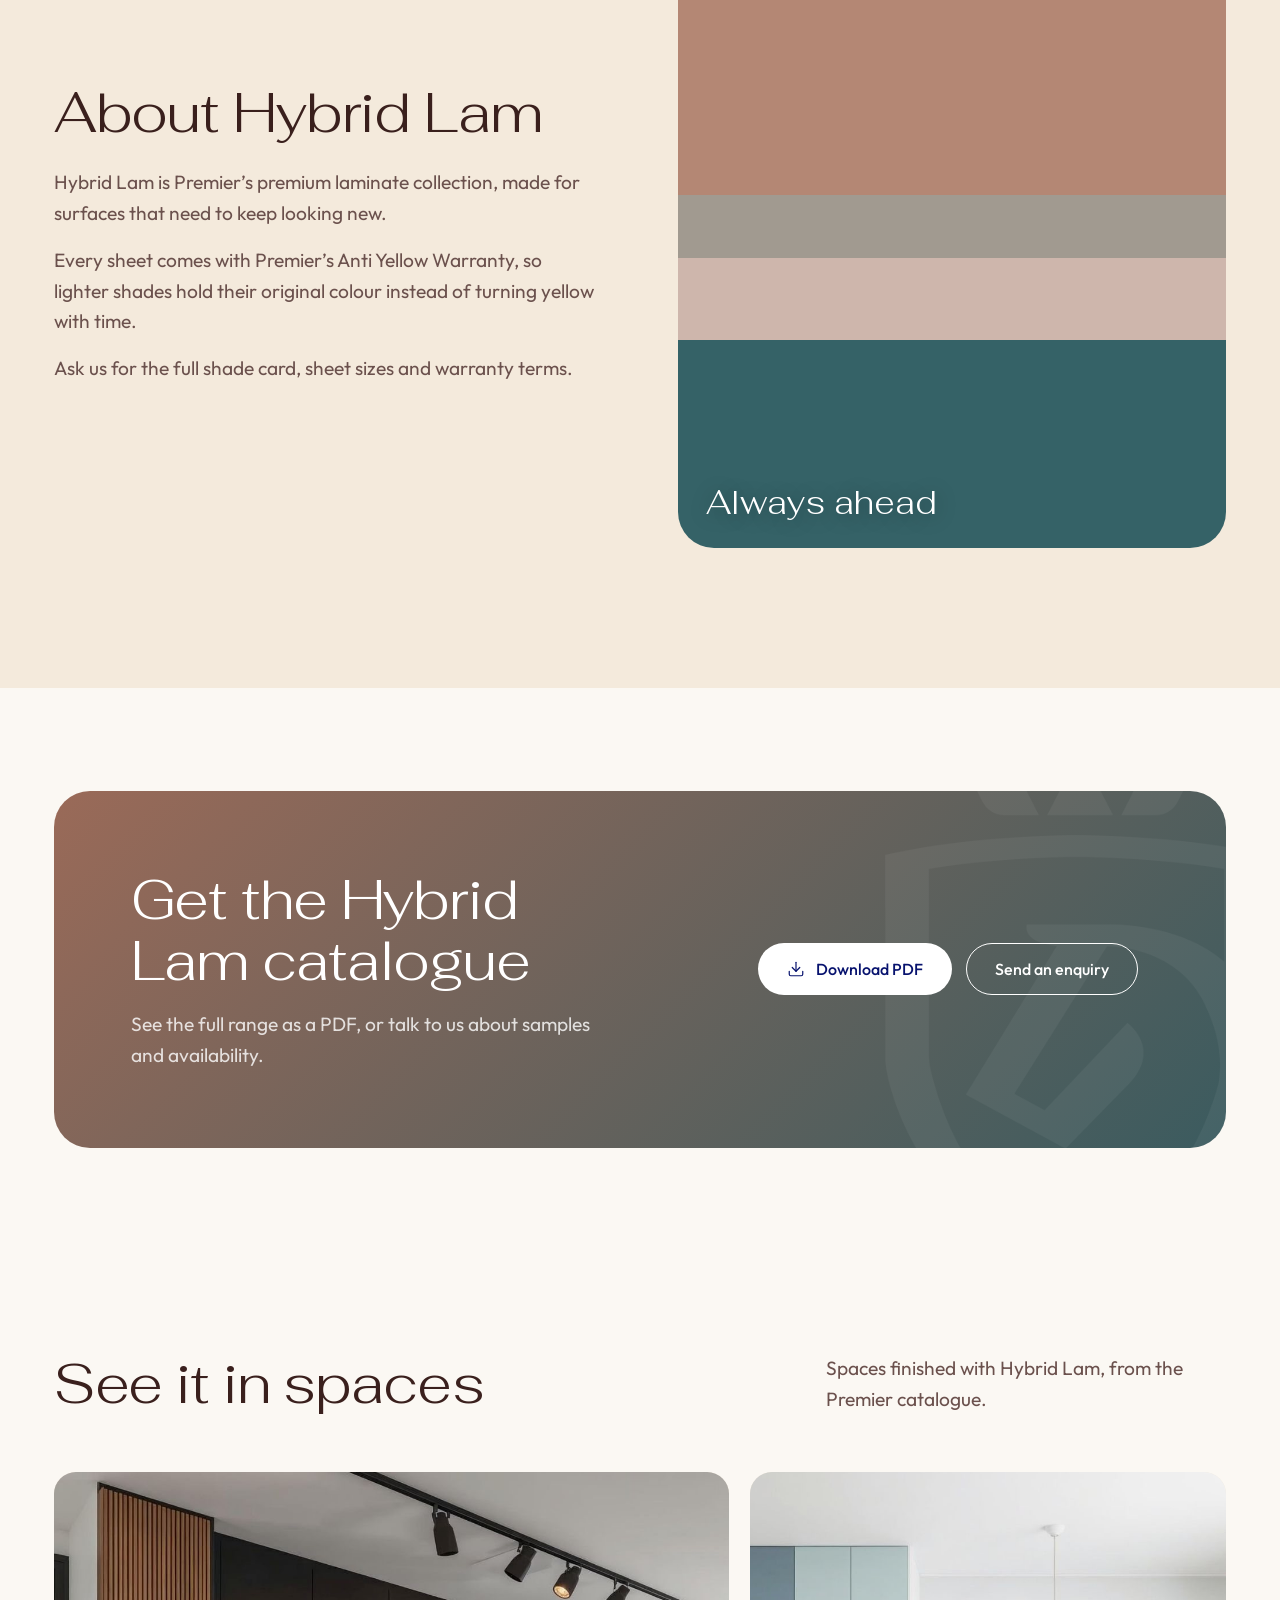
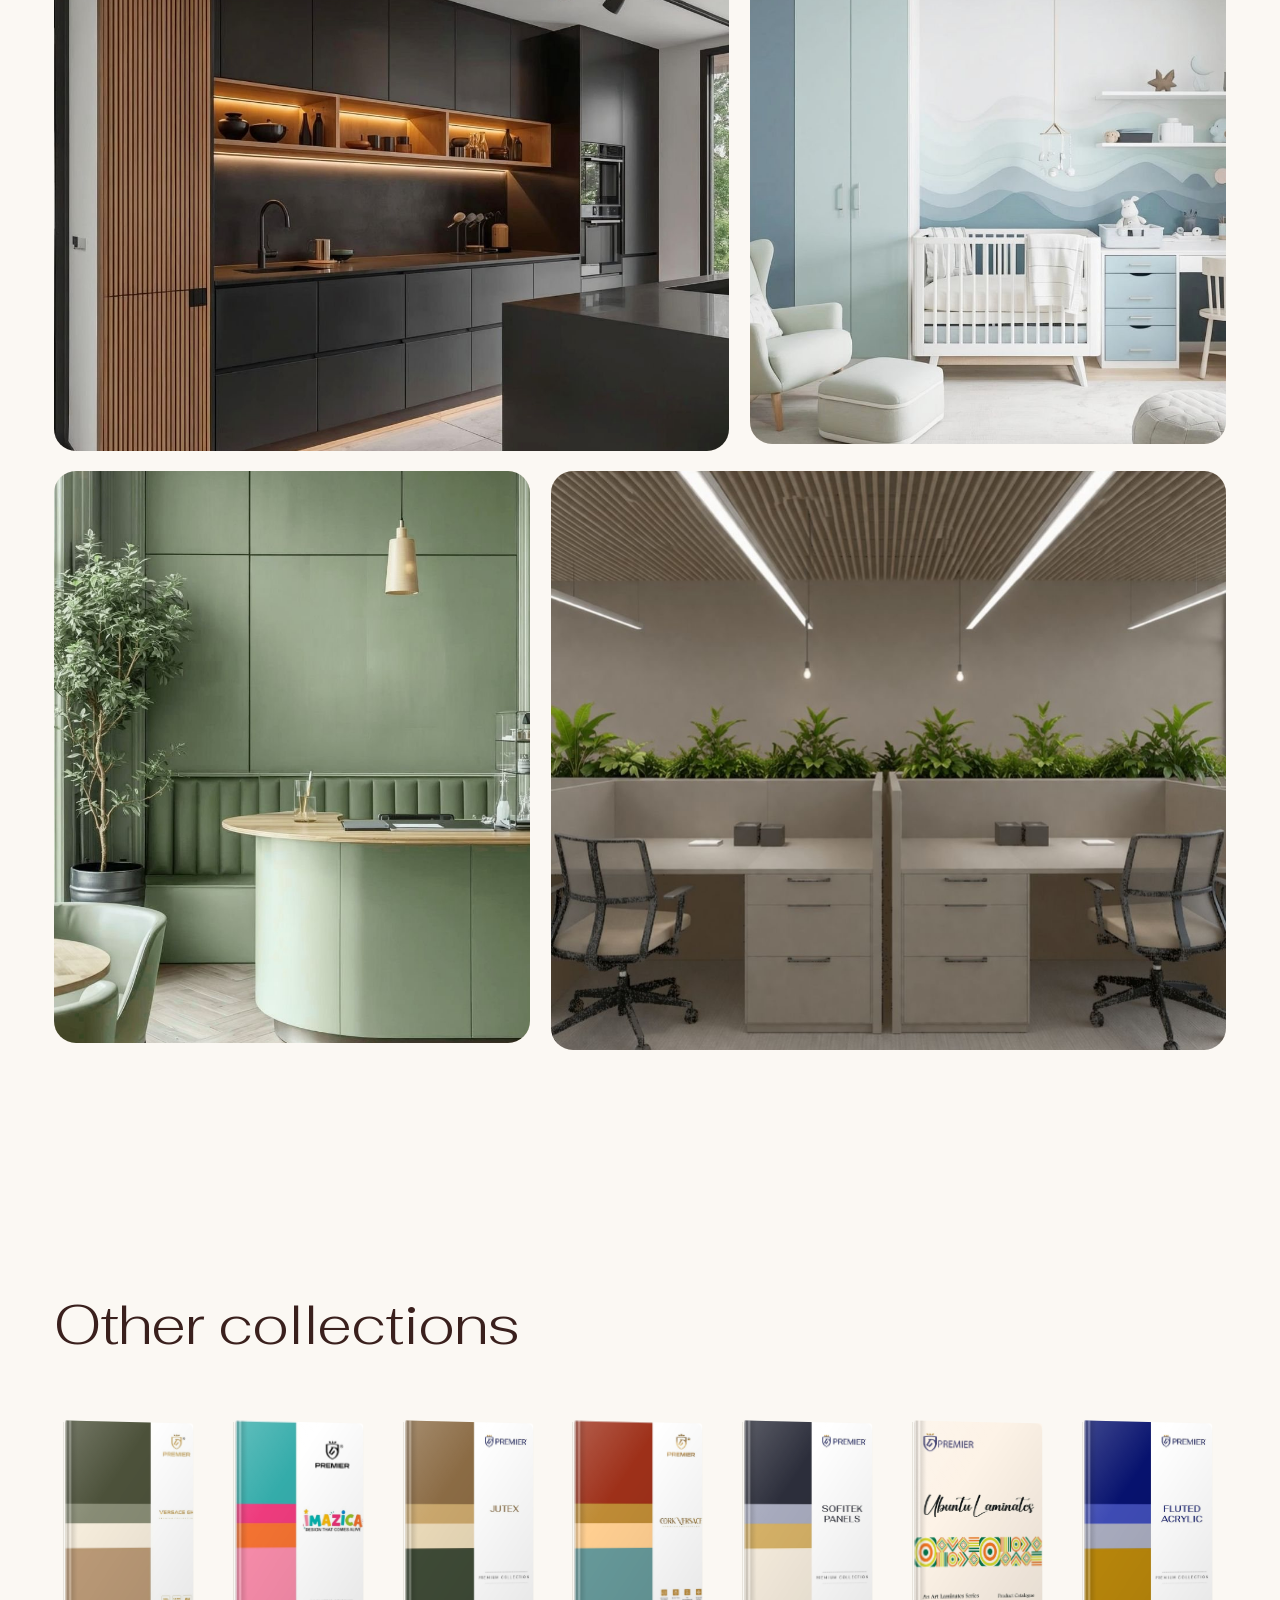
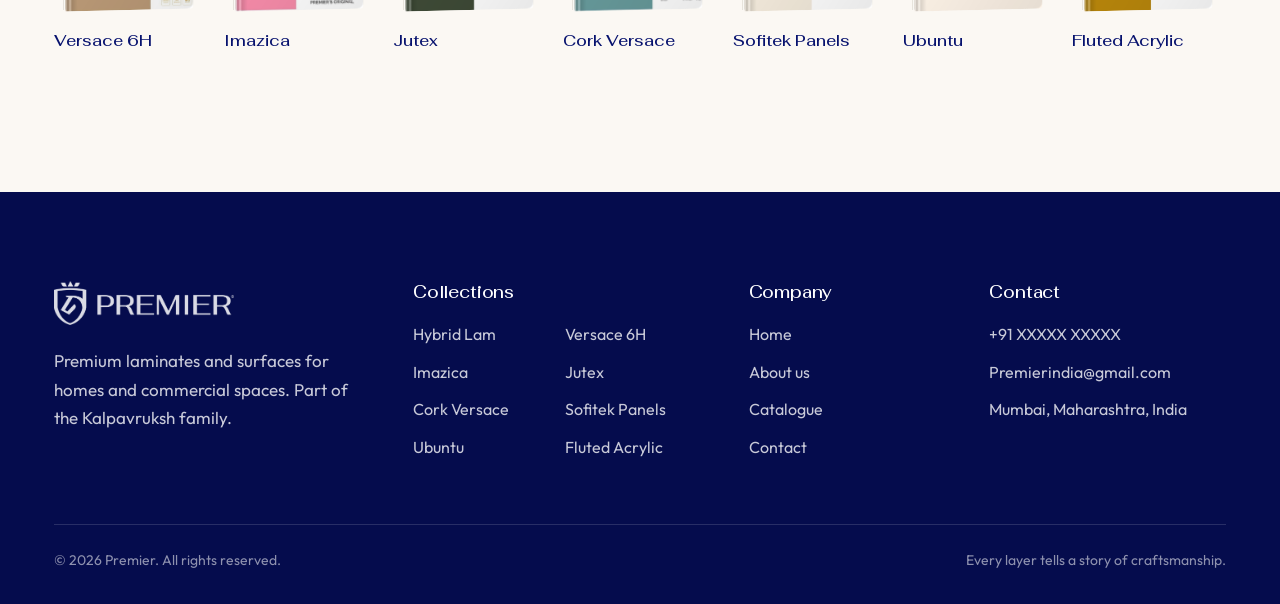
<file: collection-hybrid-lam.html>
<!doctype html>
<html lang="en"><head><script>var d=document.documentElement;d.classList.add("js");if(matchMedia("(prefers-reduced-motion: reduce)").matches)d.classList.add("rm")</script><meta charset="utf-8"><meta name="viewport" content="width=device-width,initial-scale=1,viewport-fit=cover">
<title>Premier Hybrid | Premier</title><meta name="description" content="Premier Hybrid: Premium laminate with an Anti Yellow Warranty, made to keep its shade.">
<link rel="icon" href="assets/logo/premier-symbol.png">
<link rel="stylesheet" href="https://fonts.googleapis.com/css2?family=Fahkwang:wght@300;400;500;600&family=Outfit:wght@300;400;500;600&display=swap">
<link rel="stylesheet" href="assets/css/site.css"><link rel="stylesheet" href="assets/css/motion.css">
</head><body><header class="hdr"><div class="hdr-bar">
<a class="hdr-logo" href="index.html" aria-label="Premier home"><img src="assets/logo/premier-logo.png" alt="Premier" width="160" height="39"></a>
<nav class="nav" aria-label="Main"><a href="index.html">Home</a><a href="about.html">About us</a>
<div class="nav-dd cur"><button type="button" aria-expanded="false" aria-haspopup="true">Collections 
<svg class="icon " aria-hidden="true"
 
  xmlns="http://www.w3.org/2000/svg"
 
 
  viewBox="0 0 24 24"
  fill="none"
  stroke="currentColor"
  stroke-width="2"
  stroke-linecap="round"
  stroke-linejoin="round"
>
  <path d="m6 9 6 6 6-6" />
</svg>
</button><div class="mega"><a href="collection-hybrid-lam.html"><span class="sw"><i style="background:#B48774"></i><i style="background:#A19A90"></i><i style="background:#CEB6AC"></i><i style="background:#356267"></i></span><span><b>Hybrid Lam</b><small>Always ahead</small></span></a><a href="collection-versace-6h.html"><span class="sw"><i style="background:#4C513A"></i><i style="background:#888C75"></i><i style="background:#F5ECDC"></i><i style="background:#BB9A77"></i></span><span><b>Versace 6H</b><small>6H scratch grade</small></span></a><a href="collection-imazica.html"><span class="sw"><i style="background:#34ACAA"></i><i style="background:#EE3B7D"></i><i style="background:#F37332"></i><i style="background:#F68BA9"></i></span><span><b>Imazica</b><small>Design that comes alive</small></span></a><a href="collection-jutex.html"><span class="sw"><i style="background:#8A6B43"></i><i style="background:#C9A66B"></i><i style="background:#E8D8B8"></i><i style="background:#3F4A36"></i></span><span><b>Jutex</b><small>Natural texture</small></span></a><a href="collection-cork-versace.html"><span class="sw"><i style="background:#9E3019"></i><i style="background:#BF8B35"></i><i style="background:#FFCF91"></i><i style="background:#66999A"></i></span><span><b>Cork Versace</b><small>Exquisite design</small></span></a><a href="collection-sofitek-panels.html"><span class="sw"><i style="background:#2C2F3B"></i><i style="background:#A7AABD"></i><i style="background:#D4B067"></i><i style="background:#F4EADC"></i></span><span><b>Sofitek Panels</b><small>Panels for interiors</small></span></a><a href="collection-ubuntu.html"><span class="sw"><i style="background:#00754B"></i><i style="background:#F47920"></i><i style="background:#D2DE29"></i><i style="background:#FDF3E7"></i></span><span><b>Ubuntu</b><small>An art laminates series</small></span></a><a href="collection-fluted-acrylic.html"><span class="sw"><i style="background:#07126E"></i><i style="background:#3F4BB5"></i><i style="background:#A7AABD"></i><i style="background:#B8860B"></i></span><span><b>Fluted Acrylic</b><small>Ribbed texture, acrylic finish</small></span></a></div></div>
<a href="catalogue.html">Catalogue</a><a href="contact.html">Contact</a></nav>
<div class="hdr-cta"><a class="btn btn-gold" href="contact.html">Get in touch</a></div>
<button class="menu-btn" id="menuBtn" aria-label="Open menu">
<svg class="icon " aria-hidden="true"
 
  xmlns="http://www.w3.org/2000/svg"
 
 
  viewBox="0 0 24 24"
  fill="none"
  stroke="currentColor"
  stroke-width="2"
  stroke-linecap="round"
  stroke-linejoin="round"
>
  <path d="M4 5h16" />
  <path d="M4 12h16" />
  <path d="M4 19h16" />
</svg>
</button></div></header>
<div class="drawer" id="drawer" role="dialog" aria-label="Menu"><div class="drawer-top"><img src="assets/logo/premier-logo-white.png" alt="Premier"><button class="x" aria-label="Close menu">
<svg class="icon " aria-hidden="true"
 
  xmlns="http://www.w3.org/2000/svg"
 
 
  viewBox="0 0 24 24"
  fill="none"
  stroke="currentColor"
  stroke-width="2"
  stroke-linecap="round"
  stroke-linejoin="round"
>
  <path d="M18 6 6 18" />
  <path d="m6 6 12 12" />
</svg>
</button></div>
<nav><a href="index.html">Home</a><a href="about.html">About us</a><a href="catalogue.html">Catalogue</a><a href="contact.html">Contact</a>
<div class="sub"><a href="collection-hybrid-lam.html">Hybrid Lam</a><a href="collection-versace-6h.html">Versace 6H</a><a href="collection-imazica.html">Imazica</a><a href="collection-jutex.html">Jutex</a><a href="collection-cork-versace.html">Cork Versace</a><a href="collection-sofitek-panels.html">Sofitek Panels</a><a href="collection-ubuntu.html">Ubuntu</a><a href="collection-fluted-acrylic.html">Fluted Acrylic</a></div></nav></div><main>
<section class="chero"><div class="chero-bg" style="background:linear-gradient(135deg,#9A6A58,#3B5B5F)"></div><div class="wrap"><nav class="crumbs" aria-label="Breadcrumb"><a href="index.html">Home</a><span>/</span><a href="catalogue.html">Collections</a><span>/</span><span>Hybrid Lam</span></nav>
<div class="chero-grid"><div><h1 class="t-xl">Hybrid Lam</h1><p class="lede">Premium laminate with an Anti Yellow Warranty, made to keep its shade.</p>
<div class="btn-row"><a class="btn btn-white" href="catalogue/premier-hybrid-lam-catalogue.pdf" download>
<svg class="icon " aria-hidden="true"
 
  xmlns="http://www.w3.org/2000/svg"
 
 
  viewBox="0 0 24 24"
  fill="none"
  stroke="currentColor"
  stroke-width="2"
  stroke-linecap="round"
  stroke-linejoin="round"
>
  <path d="M12 15V3" />
  <path d="M21 15v4a2 2 0 0 1-2 2H5a2 2 0 0 1-2-2v-4" />
  <path d="m7 10 5 5 5-5" />
</svg>
Download catalogue</a><a class="btn btn-ghost" href="contact.html?c=hybrid-lam">Enquire about Hybrid Lam</a></div></div>
<div class="chero-art"><span class="bkw"><span class="bk"><img src="assets/img/cover-hybrid-lam.jpg" alt="Premier Hybrid collection cover"></span></span><i></i></div></div></div></section>
<section class="sec-tight"><div class="wrap"><div class="shead"><h2 class="t-l">Highlights</h2><p class="lede">Always ahead.</p></div>
<div class="feats" style="--n:3"><div class="feat">
<svg class="icon " aria-hidden="true"
 
  xmlns="http://www.w3.org/2000/svg"
 
 
  viewBox="0 0 24 24"
  fill="none"
  stroke="currentColor"
  stroke-width="2"
  stroke-linecap="round"
  stroke-linejoin="round"
>
  <circle cx="12" cy="12" r="4" />
  <path d="M12 2v2" />
  <path d="M12 20v2" />
  <path d="m4.93 4.93 1.41 1.41" />
  <path d="m17.66 17.66 1.41 1.41" />
  <path d="M2 12h2" />
  <path d="M20 12h2" />
  <path d="m6.34 17.66-1.41 1.41" />
  <path d="m19.07 4.93-1.41 1.41" />
</svg>
<h3>Anti Yellow Warranty</h3></div><div class="feat">
<svg class="icon " aria-hidden="true"
 
  xmlns="http://www.w3.org/2000/svg"
 
 
  viewBox="0 0 24 24"
  fill="none"
  stroke="currentColor"
  stroke-width="2"
  stroke-linecap="round"
  stroke-linejoin="round"
>
  <path d="M10.5 3 8 9l4 13 4-13-2.5-6" />
  <path d="M17 3a2 2 0 0 1 1.6.8l3 4a2 2 0 0 1 .013 2.382l-7.99 10.986a2 2 0 0 1-3.247 0l-7.99-10.986A2 2 0 0 1 2.4 7.8l2.998-3.997A2 2 0 0 1 7 3z" />
  <path d="M2 9h20" />
</svg>
<h3>Premium collection</h3></div><div class="feat">
<svg class="icon " aria-hidden="true"
 
  xmlns="http://www.w3.org/2000/svg"
 
 
  viewBox="0 0 24 24"
  fill="none"
  stroke="currentColor"
  stroke-width="2"
  stroke-linecap="round"
  stroke-linejoin="round"
>
  <path d="M20 13c0 5-3.5 7.5-7.66 8.95a1 1 0 0 1-.67-.01C7.5 20.5 4 18 4 13V6a1 1 0 0 1 1-1c2 0 4.5-1.2 6.24-2.72a1.17 1.17 0 0 1 1.52 0C14.51 3.81 17 5 19 5a1 1 0 0 1 1 1z" />
  <path d="m9 12 2 2 4-4" />
</svg>
<h3>Premier quality check</h3></div></div></div></section>
<section class="sec" style="background:var(--cream)"><div class="wrap split"><div class="split-copy"><h2 class="t-l">About Hybrid Lam</h2><p class="lede">Hybrid Lam is Premier’s premium laminate collection, made for surfaces that need to keep looking new.</p><p class="lede">Every sheet comes with Premier’s Anti Yellow Warranty, so lighter shades hold their original colour instead of turning yellow with time.</p><p class="lede">Ask us for the full shade card, sheet sizes and warranty terms.</p></div>
<div class="split-media"><div class="swblock"><i style="background:#B48774"></i><i style="background:#A19A90"></i><i style="background:#CEB6AC"></i><i style="background:#356267"></i><span>Always ahead</span></div></div></div></section>

<section class="sec-tight" style=""><div class="wrap"><div class="cta-box" style="background:linear-gradient(135deg,#9A6A58,#3B5B5F)"><div><h2 class="t-l">Get the Hybrid Lam catalogue</h2><p class="lede">See the full range as a PDF, or talk to us about samples and availability.</p></div>
<div class="btn-row"><a class="btn btn-white" href="catalogue/premier-hybrid-lam-catalogue.pdf" download>
<svg class="icon " aria-hidden="true"
 
  xmlns="http://www.w3.org/2000/svg"
 
 
  viewBox="0 0 24 24"
  fill="none"
  stroke="currentColor"
  stroke-width="2"
  stroke-linecap="round"
  stroke-linejoin="round"
>
  <path d="M12 15V3" />
  <path d="M21 15v4a2 2 0 0 1-2 2H5a2 2 0 0 1-2-2v-4" />
  <path d="m7 10 5 5 5-5" />
</svg>
Download PDF</a><a class="btn btn-ghost" href="contact.html?c=hybrid-lam">Send an enquiry</a></div></div></div></section>
<section class="sec-tight"><div class="wrap"><div class="shead"><h2 class="t-l">See it in spaces</h2><p class="lede">Spaces finished with Hybrid Lam, from the Premier catalogue.</p></div><div class="gal"><figure style="--s:7;--ar:7/6"><img src="assets/img/hl-kitchen.jpg" alt="A kitchen with dark laminate and a wood-fluted tower" loading="lazy"></figure><figure style="--s:5;--ar:5/6"><img src="assets/img/hl-nursery.jpg" alt="A nursery with blue laminate wardrobe doors" loading="lazy"></figure><figure style="--s:5;--ar:5/6"><img src="assets/img/hl-cafe.jpg" alt="A sage-green café with laminate wall panels" loading="lazy"></figure><figure style="--s:7;--ar:7/6"><img src="assets/img/hl-office.jpg" alt="A calm office with laminate desks and drawers" loading="lazy"></figure></div></div></section><section class="sec"><div class="wrap"><div class="shead"><h2 class="t-l">Other collections</h2></div><div class="others"><a href="collection-versace-6h.html"><div class="o"><span class="bkw"><span class="bk"><img src="assets/img/cover-versace-6h.jpg" alt="" loading="lazy"></span></span></div><b>Versace 6H</b></a><a href="collection-imazica.html"><div class="o"><span class="bkw"><span class="bk"><img src="assets/img/cover-imazica.jpg" alt="" loading="lazy"></span></span></div><b>Imazica</b></a><a href="collection-jutex.html"><div class="o"><span class="bkw"><span class="bk"><img src="assets/img/cover-jutex.jpg" alt="" loading="lazy"></span></span></div><b>Jutex</b></a><a href="collection-cork-versace.html"><div class="o"><span class="bkw"><span class="bk"><img src="assets/img/cover-cork-versace.jpg" alt="" loading="lazy"></span></span></div><b>Cork Versace</b></a><a href="collection-sofitek-panels.html"><div class="o"><span class="bkw"><span class="bk"><img src="assets/img/cover-sofitek-panels.jpg" alt="" loading="lazy"></span></span></div><b>Sofitek Panels</b></a><a href="collection-ubuntu.html"><div class="o"><span class="bkw"><span class="bk"><img src="assets/img/cover-ubuntu.jpg" alt="" loading="lazy"></span></span></div><b>Ubuntu</b></a><a href="collection-fluted-acrylic.html"><div class="o"><span class="bkw"><span class="bk"><img src="assets/img/cover-fluted-acrylic.jpg" alt="" loading="lazy"></span></span></div><b>Fluted Acrylic</b></a></div></div></section>
</main><footer class="ftr"><div class="wrap"><div class="ftr-grid">
<div><img class="lg" src="assets/logo/premier-logo-white.png" alt="Premier"><p style="max-width:32ch">Premium laminates and surfaces for homes and commercial spaces. Part of the Kalpavruksh family.</p></div>
<div><h4>Collections</h4><ul class="cols2"><li><a href="collection-hybrid-lam.html">Hybrid Lam</a></li><li><a href="collection-versace-6h.html">Versace 6H</a></li><li><a href="collection-imazica.html">Imazica</a></li><li><a href="collection-jutex.html">Jutex</a></li><li><a href="collection-cork-versace.html">Cork Versace</a></li><li><a href="collection-sofitek-panels.html">Sofitek Panels</a></li><li><a href="collection-ubuntu.html">Ubuntu</a></li><li><a href="collection-fluted-acrylic.html">Fluted Acrylic</a></li></ul></div>
<div><h4>Company</h4><ul><li><a href="index.html">Home</a></li><li><a href="about.html">About us</a></li><li><a href="catalogue.html">Catalogue</a></li><li><a href="contact.html">Contact</a></li></ul></div>
<div><h4>Contact</h4><ul><li>+91 XXXXX XXXXX</li><li>Premierindia@gmail.com</li><li>Mumbai, Maharashtra, India</li></ul></div></div>
<div class="ftr-bot"><span>© 2026 Premier. All rights reserved.</span><span>Every layer tells a story of craftsmanship.</span></div></div></footer>
<script src="assets/js/site.js"></script><script src="assets/js/motion.js" defer></script></body></html>
</file>
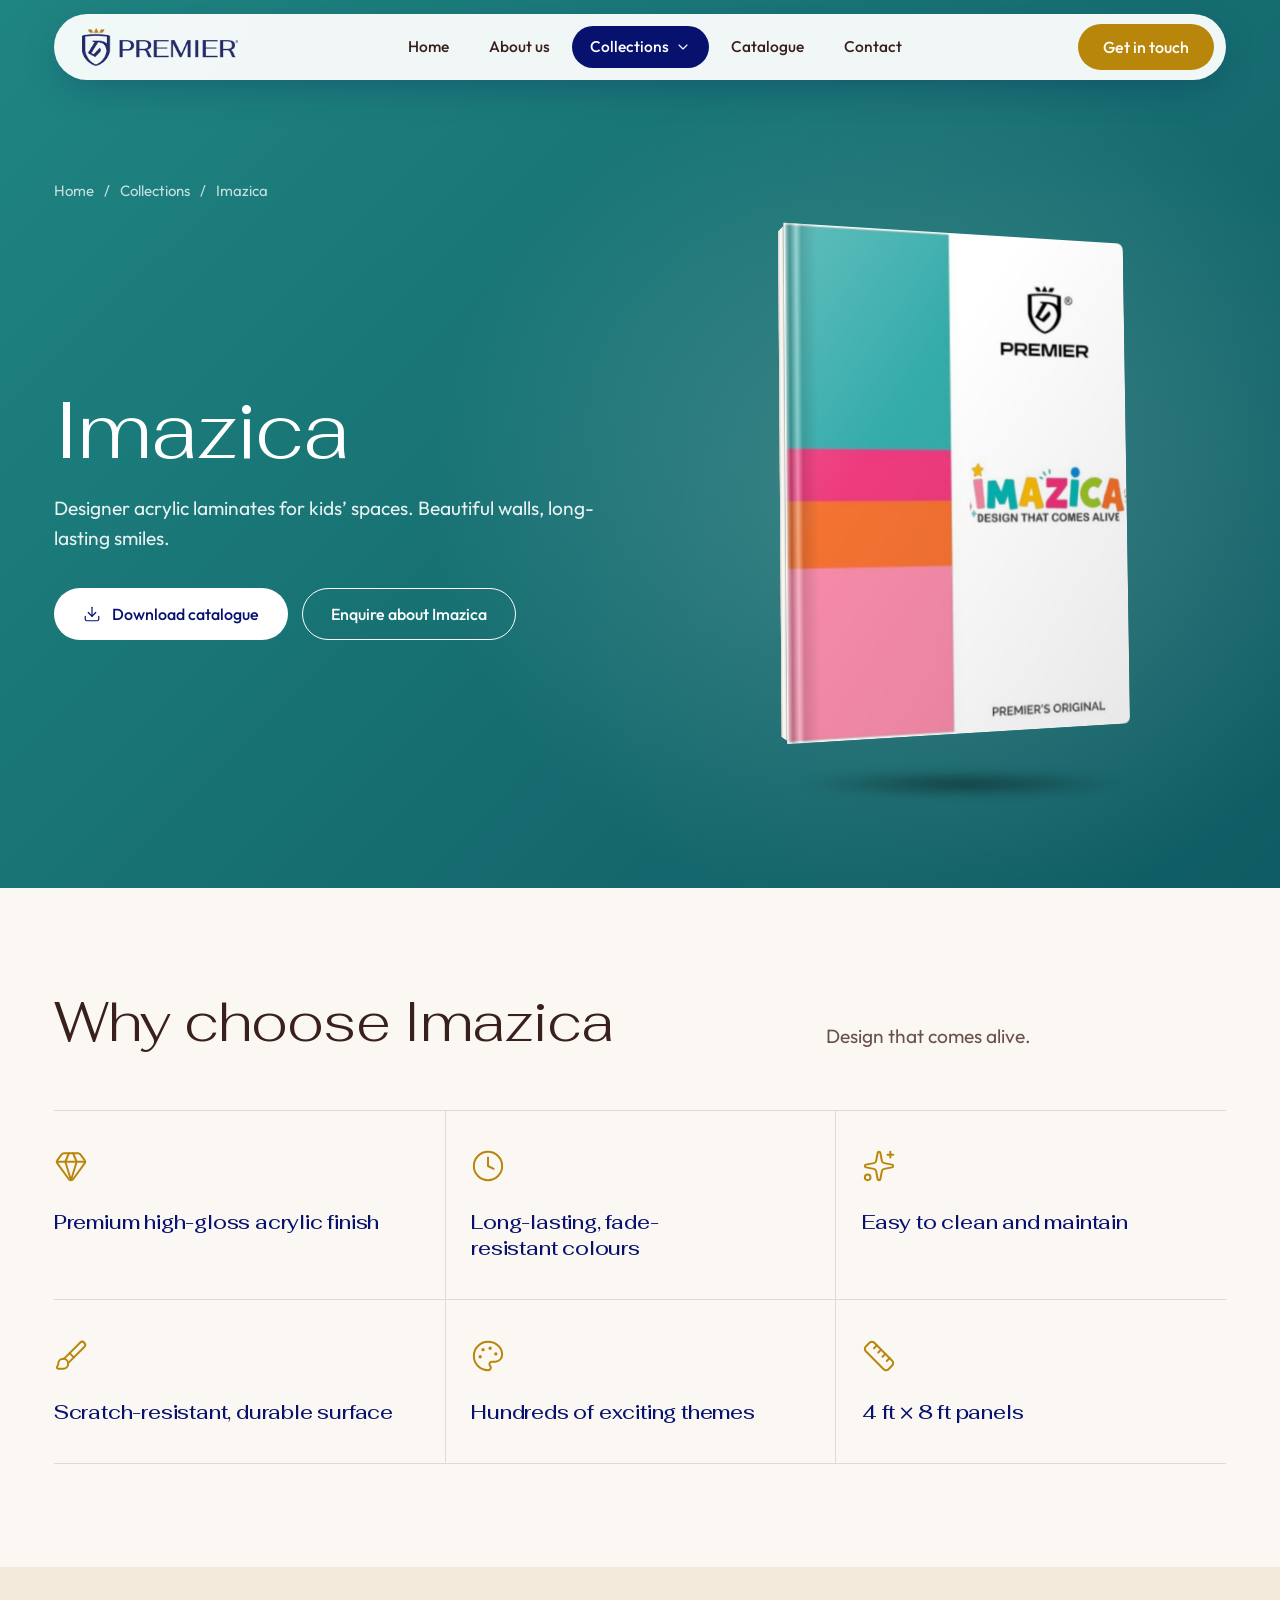
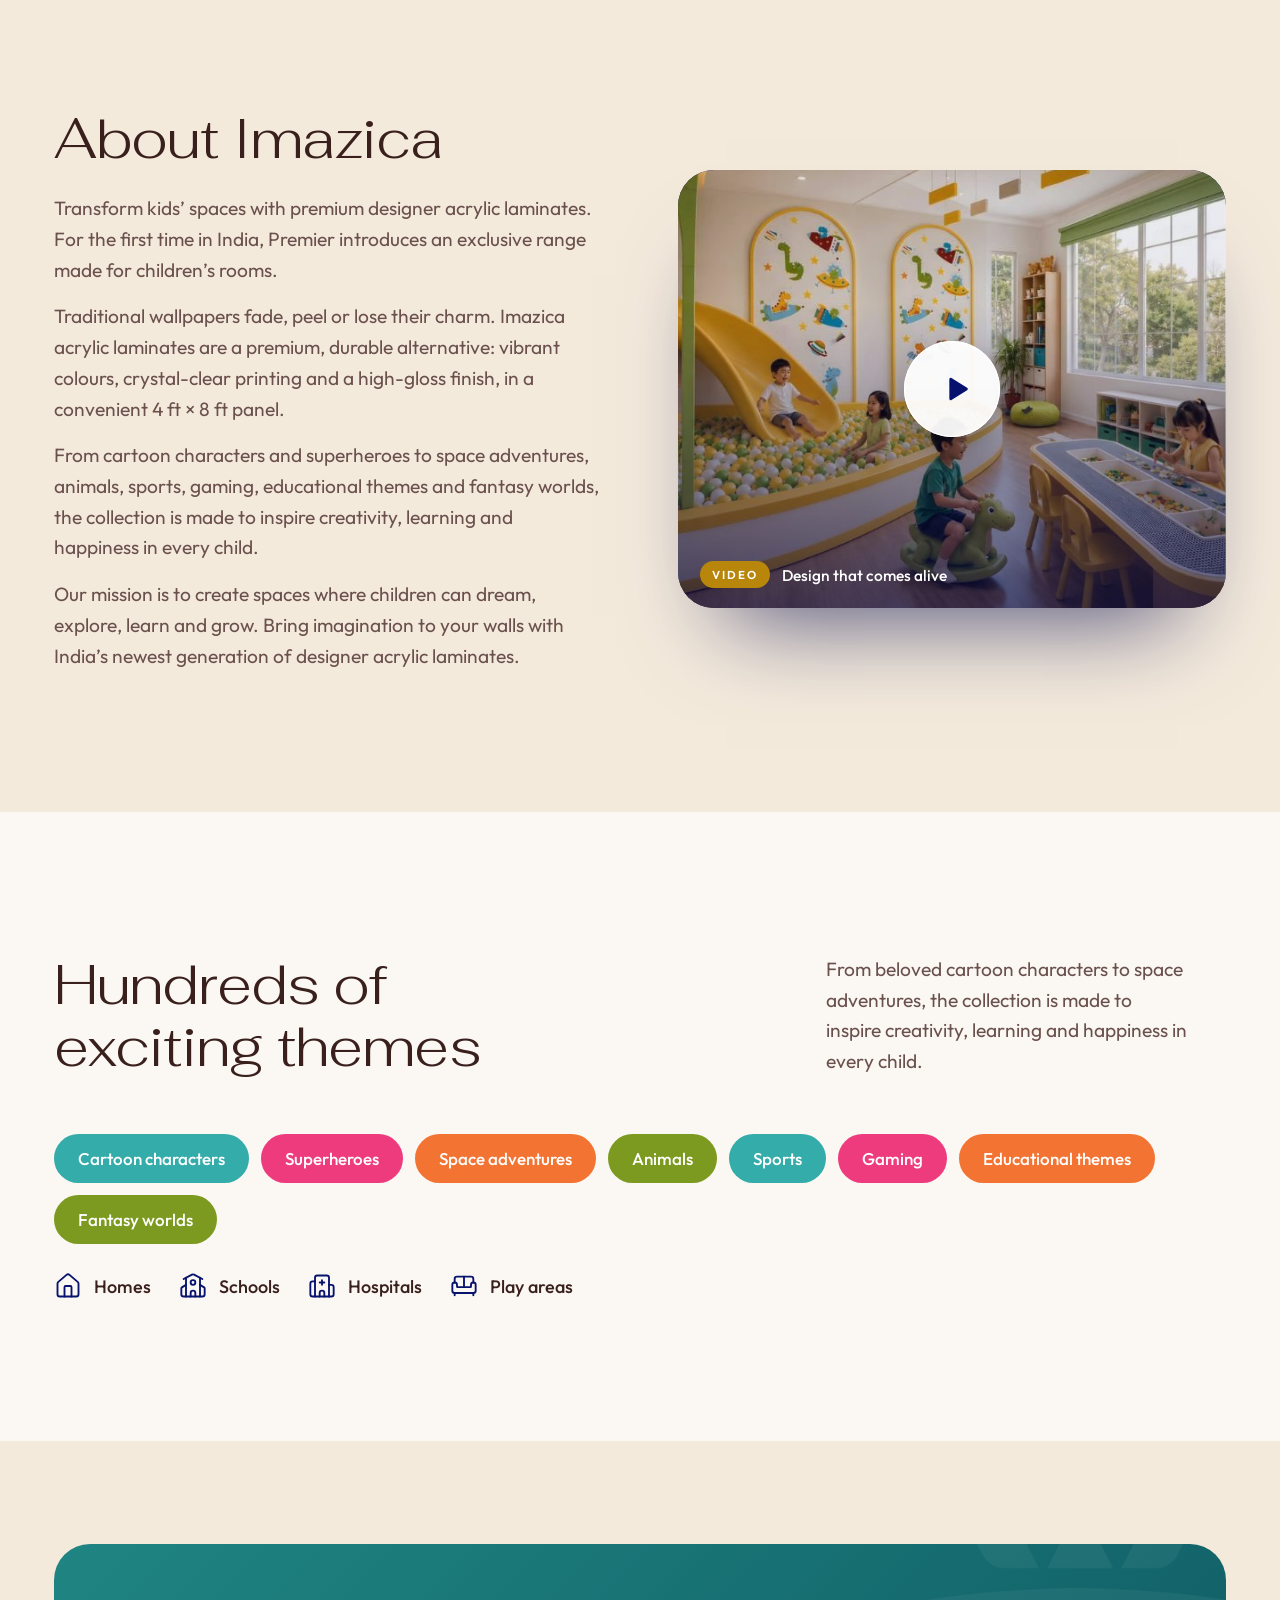
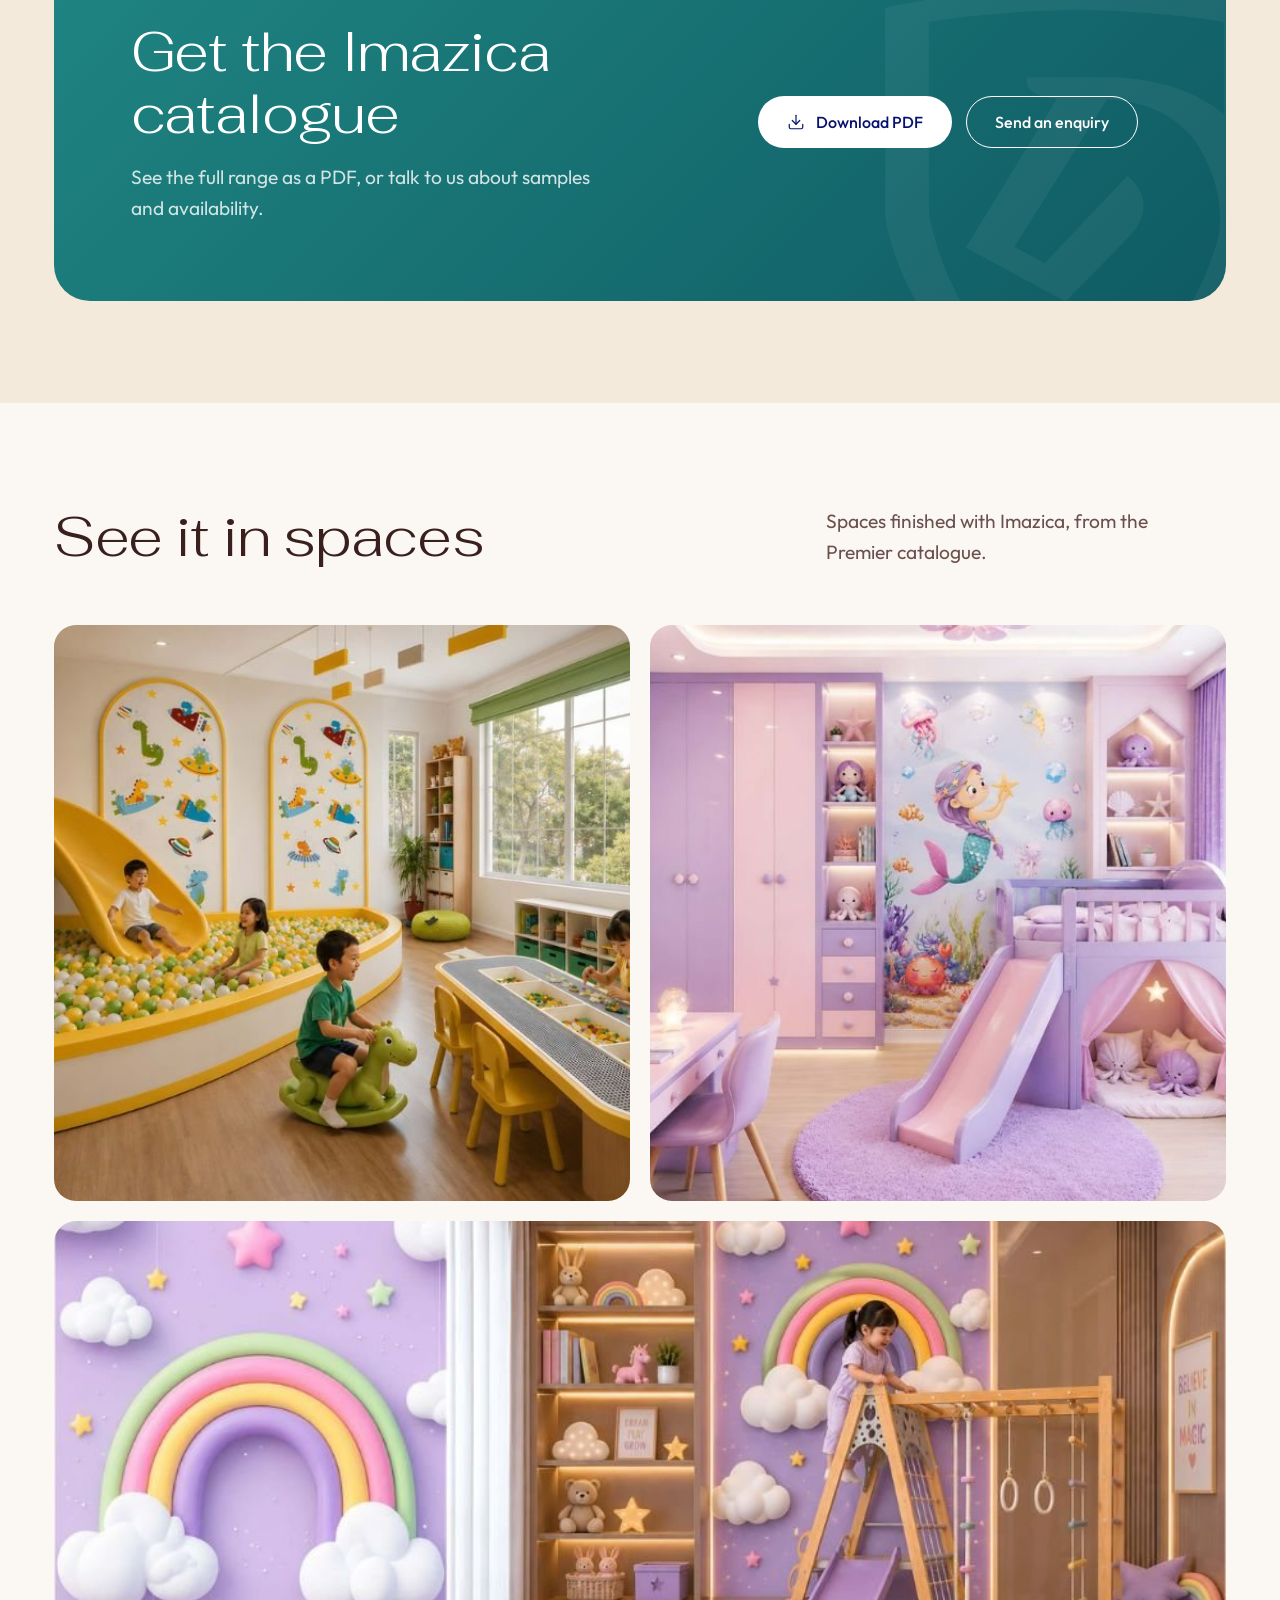
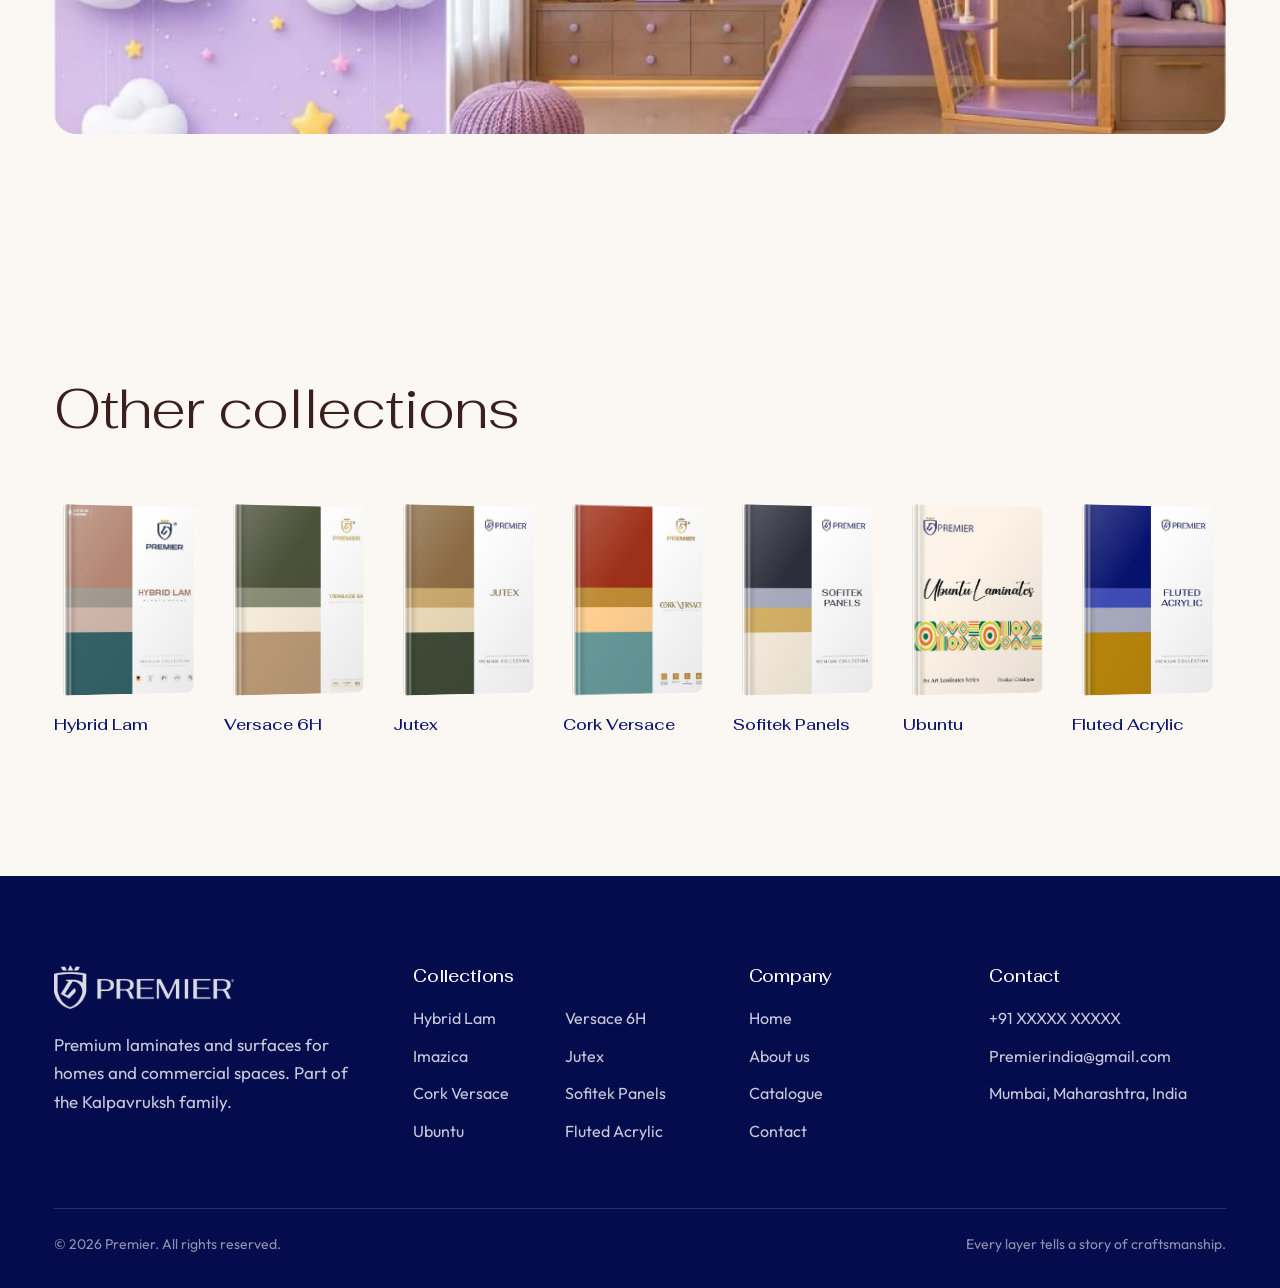
<file: collection-imazica.html>
<!doctype html>
<html lang="en"><head><script>var d=document.documentElement;d.classList.add("js");if(matchMedia("(prefers-reduced-motion: reduce)").matches)d.classList.add("rm")</script><meta charset="utf-8"><meta name="viewport" content="width=device-width,initial-scale=1,viewport-fit=cover">
<title>Premier Imazica | Premier</title><meta name="description" content="Premier Imazica: Designer acrylic laminates for kids’ spaces. Beautiful walls, long-lasting smiles.">
<link rel="icon" href="assets/logo/premier-symbol.png">
<link rel="stylesheet" href="https://fonts.googleapis.com/css2?family=Fahkwang:wght@300;400;500;600&family=Outfit:wght@300;400;500;600&display=swap">
<link rel="stylesheet" href="assets/css/site.css"><link rel="stylesheet" href="assets/css/motion.css">
</head><body><header class="hdr"><div class="hdr-bar">
<a class="hdr-logo" href="index.html" aria-label="Premier home"><img src="assets/logo/premier-logo.png" alt="Premier" width="160" height="39"></a>
<nav class="nav" aria-label="Main"><a href="index.html">Home</a><a href="about.html">About us</a>
<div class="nav-dd cur"><button type="button" aria-expanded="false" aria-haspopup="true">Collections 
<svg class="icon " aria-hidden="true"
 
  xmlns="http://www.w3.org/2000/svg"
 
 
  viewBox="0 0 24 24"
  fill="none"
  stroke="currentColor"
  stroke-width="2"
  stroke-linecap="round"
  stroke-linejoin="round"
>
  <path d="m6 9 6 6 6-6" />
</svg>
</button><div class="mega"><a href="collection-hybrid-lam.html"><span class="sw"><i style="background:#B48774"></i><i style="background:#A19A90"></i><i style="background:#CEB6AC"></i><i style="background:#356267"></i></span><span><b>Hybrid Lam</b><small>Always ahead</small></span></a><a href="collection-versace-6h.html"><span class="sw"><i style="background:#4C513A"></i><i style="background:#888C75"></i><i style="background:#F5ECDC"></i><i style="background:#BB9A77"></i></span><span><b>Versace 6H</b><small>6H scratch grade</small></span></a><a href="collection-imazica.html"><span class="sw"><i style="background:#34ACAA"></i><i style="background:#EE3B7D"></i><i style="background:#F37332"></i><i style="background:#F68BA9"></i></span><span><b>Imazica</b><small>Design that comes alive</small></span></a><a href="collection-jutex.html"><span class="sw"><i style="background:#8A6B43"></i><i style="background:#C9A66B"></i><i style="background:#E8D8B8"></i><i style="background:#3F4A36"></i></span><span><b>Jutex</b><small>Natural texture</small></span></a><a href="collection-cork-versace.html"><span class="sw"><i style="background:#9E3019"></i><i style="background:#BF8B35"></i><i style="background:#FFCF91"></i><i style="background:#66999A"></i></span><span><b>Cork Versace</b><small>Exquisite design</small></span></a><a href="collection-sofitek-panels.html"><span class="sw"><i style="background:#2C2F3B"></i><i style="background:#A7AABD"></i><i style="background:#D4B067"></i><i style="background:#F4EADC"></i></span><span><b>Sofitek Panels</b><small>Panels for interiors</small></span></a><a href="collection-ubuntu.html"><span class="sw"><i style="background:#00754B"></i><i style="background:#F47920"></i><i style="background:#D2DE29"></i><i style="background:#FDF3E7"></i></span><span><b>Ubuntu</b><small>An art laminates series</small></span></a><a href="collection-fluted-acrylic.html"><span class="sw"><i style="background:#07126E"></i><i style="background:#3F4BB5"></i><i style="background:#A7AABD"></i><i style="background:#B8860B"></i></span><span><b>Fluted Acrylic</b><small>Ribbed texture, acrylic finish</small></span></a></div></div>
<a href="catalogue.html">Catalogue</a><a href="contact.html">Contact</a></nav>
<div class="hdr-cta"><a class="btn btn-gold" href="contact.html">Get in touch</a></div>
<button class="menu-btn" id="menuBtn" aria-label="Open menu">
<svg class="icon " aria-hidden="true"
 
  xmlns="http://www.w3.org/2000/svg"
 
 
  viewBox="0 0 24 24"
  fill="none"
  stroke="currentColor"
  stroke-width="2"
  stroke-linecap="round"
  stroke-linejoin="round"
>
  <path d="M4 5h16" />
  <path d="M4 12h16" />
  <path d="M4 19h16" />
</svg>
</button></div></header>
<div class="drawer" id="drawer" role="dialog" aria-label="Menu"><div class="drawer-top"><img src="assets/logo/premier-logo-white.png" alt="Premier"><button class="x" aria-label="Close menu">
<svg class="icon " aria-hidden="true"
 
  xmlns="http://www.w3.org/2000/svg"
 
 
  viewBox="0 0 24 24"
  fill="none"
  stroke="currentColor"
  stroke-width="2"
  stroke-linecap="round"
  stroke-linejoin="round"
>
  <path d="M18 6 6 18" />
  <path d="m6 6 12 12" />
</svg>
</button></div>
<nav><a href="index.html">Home</a><a href="about.html">About us</a><a href="catalogue.html">Catalogue</a><a href="contact.html">Contact</a>
<div class="sub"><a href="collection-hybrid-lam.html">Hybrid Lam</a><a href="collection-versace-6h.html">Versace 6H</a><a href="collection-imazica.html">Imazica</a><a href="collection-jutex.html">Jutex</a><a href="collection-cork-versace.html">Cork Versace</a><a href="collection-sofitek-panels.html">Sofitek Panels</a><a href="collection-ubuntu.html">Ubuntu</a><a href="collection-fluted-acrylic.html">Fluted Acrylic</a></div></nav></div><main>
<section class="chero"><div class="chero-bg" style="background:linear-gradient(135deg,#1F8582,#0F5B63)"></div><div class="wrap"><nav class="crumbs" aria-label="Breadcrumb"><a href="index.html">Home</a><span>/</span><a href="catalogue.html">Collections</a><span>/</span><span>Imazica</span></nav>
<div class="chero-grid"><div><h1 class="t-xl">Imazica</h1><p class="lede">Designer acrylic laminates for kids’ spaces. Beautiful walls, long-lasting smiles.</p>
<div class="btn-row"><a class="btn btn-white" href="catalogue/premier-imazica-catalogue.pdf" download>
<svg class="icon " aria-hidden="true"
 
  xmlns="http://www.w3.org/2000/svg"
 
 
  viewBox="0 0 24 24"
  fill="none"
  stroke="currentColor"
  stroke-width="2"
  stroke-linecap="round"
  stroke-linejoin="round"
>
  <path d="M12 15V3" />
  <path d="M21 15v4a2 2 0 0 1-2 2H5a2 2 0 0 1-2-2v-4" />
  <path d="m7 10 5 5 5-5" />
</svg>
Download catalogue</a><a class="btn btn-ghost" href="contact.html?c=imazica">Enquire about Imazica</a></div></div>
<div class="chero-art"><span class="bkw"><span class="bk"><img src="assets/img/cover-imazica.jpg" alt="Premier Imazica collection cover"></span></span><i></i></div></div></div></section>
<section class="sec-tight"><div class="wrap"><div class="shead"><h2 class="t-l">Why choose Imazica</h2><p class="lede">Design that comes alive.</p></div>
<div class="feats six" style="--n:4"><div class="feat">
<svg class="icon " aria-hidden="true"
 
  xmlns="http://www.w3.org/2000/svg"
 
 
  viewBox="0 0 24 24"
  fill="none"
  stroke="currentColor"
  stroke-width="2"
  stroke-linecap="round"
  stroke-linejoin="round"
>
  <path d="M10.5 3 8 9l4 13 4-13-2.5-6" />
  <path d="M17 3a2 2 0 0 1 1.6.8l3 4a2 2 0 0 1 .013 2.382l-7.99 10.986a2 2 0 0 1-3.247 0l-7.99-10.986A2 2 0 0 1 2.4 7.8l2.998-3.997A2 2 0 0 1 7 3z" />
  <path d="M2 9h20" />
</svg>
<h3>Premium high-gloss acrylic finish</h3></div><div class="feat">
<svg class="icon " aria-hidden="true"
 
  xmlns="http://www.w3.org/2000/svg"
 
 
  viewBox="0 0 24 24"
  fill="none"
  stroke="currentColor"
  stroke-width="2"
  stroke-linecap="round"
  stroke-linejoin="round"
>
  <circle cx="12" cy="12" r="10" />
  <path d="M12 6v6l4 2" />
</svg>
<h3>Long-lasting, fade-resistant colours</h3></div><div class="feat">
<svg class="icon " aria-hidden="true"
 
  xmlns="http://www.w3.org/2000/svg"
 
 
  viewBox="0 0 24 24"
  fill="none"
  stroke="currentColor"
  stroke-width="2"
  stroke-linecap="round"
  stroke-linejoin="round"
>
  <path d="M11.017 2.814a1 1 0 0 1 1.966 0l1.051 5.558a2 2 0 0 0 1.594 1.594l5.558 1.051a1 1 0 0 1 0 1.966l-5.558 1.051a2 2 0 0 0-1.594 1.594l-1.051 5.558a1 1 0 0 1-1.966 0l-1.051-5.558a2 2 0 0 0-1.594-1.594l-5.558-1.051a1 1 0 0 1 0-1.966l5.558-1.051a2 2 0 0 0 1.594-1.594z" />
  <path d="M20 2v4" />
  <path d="M22 4h-4" />
  <circle cx="4" cy="20" r="2" />
</svg>
<h3>Easy to clean and maintain</h3></div><div class="feat">
<svg class="icon " aria-hidden="true"
 
  xmlns="http://www.w3.org/2000/svg"
 
 
  viewBox="0 0 24 24"
  fill="none"
  stroke="currentColor"
  stroke-width="2"
  stroke-linecap="round"
  stroke-linejoin="round"
>
  <path d="m11 10 3 3" />
  <path d="M6.5 21A3.5 3.5 0 1 0 3 17.5a2.62 2.62 0 0 1-.708 1.792A1 1 0 0 0 3 21z" />
  <path d="M9.969 17.031 21.378 5.624a1 1 0 0 0-3.002-3.002L6.967 14.031" />
</svg>
<h3>Scratch-resistant, durable surface</h3></div><div class="feat">
<svg class="icon " aria-hidden="true"
 
  xmlns="http://www.w3.org/2000/svg"
 
 
  viewBox="0 0 24 24"
  fill="none"
  stroke="currentColor"
  stroke-width="2"
  stroke-linecap="round"
  stroke-linejoin="round"
>
  <path d="M12 22a1 1 0 0 1 0-20 10 9 0 0 1 10 9 5 5 0 0 1-5 5h-2.25a1.75 1.75 0 0 0-1.4 2.8l.3.4a1.75 1.75 0 0 1-1.4 2.8z" />
  <circle cx="13.5" cy="6.5" r=".5" fill="currentColor" />
  <circle cx="17.5" cy="10.5" r=".5" fill="currentColor" />
  <circle cx="6.5" cy="12.5" r=".5" fill="currentColor" />
  <circle cx="8.5" cy="7.5" r=".5" fill="currentColor" />
</svg>
<h3>Hundreds of exciting themes</h3></div><div class="feat">
<svg class="icon " aria-hidden="true"
 
  xmlns="http://www.w3.org/2000/svg"
 
 
  viewBox="0 0 24 24"
  fill="none"
  stroke="currentColor"
  stroke-width="2"
  stroke-linecap="round"
  stroke-linejoin="round"
>
  <path d="M21.3 15.3a2.4 2.4 0 0 1 0 3.4l-2.6 2.6a2.4 2.4 0 0 1-3.4 0L2.7 8.7a2.41 2.41 0 0 1 0-3.4l2.6-2.6a2.41 2.41 0 0 1 3.4 0Z" />
  <path d="m14.5 12.5 2-2" />
  <path d="m11.5 9.5 2-2" />
  <path d="m8.5 6.5 2-2" />
  <path d="m17.5 15.5 2-2" />
</svg>
<h3>4 ft × 8 ft panels</h3></div></div></div></section>
<section class="sec" style="background:var(--cream)"><div class="wrap split"><div class="split-copy"><h2 class="t-l">About Imazica</h2><p class="lede">Transform kids’ spaces with premium designer acrylic laminates. For the first time in India, Premier introduces an exclusive range made for children’s rooms.</p><p class="lede">Traditional wallpapers fade, peel or lose their charm. Imazica acrylic laminates are a premium, durable alternative: vibrant colours, crystal-clear printing and a high-gloss finish, in a convenient 4 ft × 8 ft panel.</p><p class="lede">From cartoon characters and superheroes to space adventures, animals, sports, gaming, educational themes and fantasy worlds, the collection is made to inspire creativity, learning and happiness in every child.</p><p class="lede">Our mission is to create spaces where children can dream, explore, learn and grow. Bring imagination to your walls with India’s newest generation of designer acrylic laminates.</p></div>
<div class="split-media"><button class="lc-media" type="button" data-video="assets/video/imazica.mp4" aria-label="Play the Imazica video"><img src="assets/img/imz-playroom.jpg" alt="A bright kids’ play room with printed wall panels" loading="lazy"><span class="play"><svg viewBox="0 0 24 24" aria-hidden="true"><path d="M8 5.14v13.72a1 1 0 0 0 1.5.86l11.04-6.86a1 1 0 0 0 0-1.72L9.5 4.28A1 1 0 0 0 8 5.14z"/></svg></span><span class="lc-tag"><span class="lc-new">Video</span>Design that comes alive</span></button></div></div></section>
<section class="sec"><div class="wrap"><div class="shead"><h2 class="t-l">Hundreds of exciting themes</h2><p class="lede">From beloved cartoon characters to space adventures, the collection is made to inspire creativity, learning and happiness in every child.</p></div>
<div class="themes"><span style="background:#34ACAA">Cartoon characters</span><span style="background:#EE3B7D">Superheroes</span><span style="background:#F37332">Space adventures</span><span style="background:#7C9A1F">Animals</span><span style="background:#34ACAA">Sports</span><span style="background:#EE3B7D">Gaming</span><span style="background:#F37332">Educational themes</span><span style="background:#7C9A1F">Fantasy worlds</span></div>
<div class="uses"><div>
<svg class="icon " aria-hidden="true"
 
  xmlns="http://www.w3.org/2000/svg"
 
 
  viewBox="0 0 24 24"
  fill="none"
  stroke="currentColor"
  stroke-width="2"
  stroke-linecap="round"
  stroke-linejoin="round"
>
  <path d="M15 21v-8a1 1 0 0 0-1-1h-4a1 1 0 0 0-1 1v8" />
  <path d="M3 10a2 2 0 0 1 .709-1.528l7-6a2 2 0 0 1 2.582 0l7 6A2 2 0 0 1 21 10v9a2 2 0 0 1-2 2H5a2 2 0 0 1-2-2z" />
</svg>
Homes</div><div>
<svg class="icon " aria-hidden="true"
 
  xmlns="http://www.w3.org/2000/svg"
 
 
  viewBox="0 0 24 24"
  fill="none"
  stroke="currentColor"
  stroke-width="2"
  stroke-linecap="round"
  stroke-linejoin="round"
>
  <path d="M14 21v-3a2 2 0 0 0-4 0v3" />
  <path d="M18 4.933V21" />
  <path d="m4 6 7.106-3.79a2 2 0 0 1 1.788 0L20 6" />
  <path d="m6 11-3.52 2.147a1 1 0 0 0-.48.854V19a2 2 0 0 0 2 2h16a2 2 0 0 0 2-2v-5a1 1 0 0 0-.48-.853L18 11" />
  <path d="M6 4.933V21" />
  <circle cx="12" cy="9" r="2" />
</svg>
Schools</div><div>
<svg class="icon " aria-hidden="true"
 
  xmlns="http://www.w3.org/2000/svg"
 
 
  viewBox="0 0 24 24"
  fill="none"
  stroke="currentColor"
  stroke-width="2"
  stroke-linecap="round"
  stroke-linejoin="round"
>
  <path d="M12 7v4" />
  <path d="M14 21v-3a2 2 0 0 0-4 0v3" />
  <path d="M14 9h-4" />
  <path d="M18 11h2a2 2 0 0 1 2 2v6a2 2 0 0 1-2 2H4a2 2 0 0 1-2-2v-9a2 2 0 0 1 2-2h2" />
  <path d="M18 21V5a2 2 0 0 0-2-2H8a2 2 0 0 0-2 2v16" />
</svg>
Hospitals</div><div>
<svg class="icon " aria-hidden="true"
 
  xmlns="http://www.w3.org/2000/svg"
 
 
  viewBox="0 0 24 24"
  fill="none"
  stroke="currentColor"
  stroke-width="2"
  stroke-linecap="round"
  stroke-linejoin="round"
>
  <path d="M20 9V6a2 2 0 0 0-2-2H6a2 2 0 0 0-2 2v3" />
  <path d="M2 16a2 2 0 0 0 2 2h16a2 2 0 0 0 2-2v-5a2 2 0 0 0-4 0v1.5a.5.5 0 0 1-.5.5h-11a.5.5 0 0 1-.5-.5V11a2 2 0 0 0-4 0z" />
  <path d="M4 18v2" />
  <path d="M20 18v2" />
  <path d="M12 4v9" />
</svg>
Play areas</div></div></div></section>
<section class="sec-tight" style="background:var(--cream)"><div class="wrap"><div class="cta-box" style="background:linear-gradient(135deg,#1F8582,#0F5B63)"><div><h2 class="t-l">Get the Imazica catalogue</h2><p class="lede">See the full range as a PDF, or talk to us about samples and availability.</p></div>
<div class="btn-row"><a class="btn btn-white" href="catalogue/premier-imazica-catalogue.pdf" download>
<svg class="icon " aria-hidden="true"
 
  xmlns="http://www.w3.org/2000/svg"
 
 
  viewBox="0 0 24 24"
  fill="none"
  stroke="currentColor"
  stroke-width="2"
  stroke-linecap="round"
  stroke-linejoin="round"
>
  <path d="M12 15V3" />
  <path d="M21 15v4a2 2 0 0 1-2 2H5a2 2 0 0 1-2-2v-4" />
  <path d="m7 10 5 5 5-5" />
</svg>
Download PDF</a><a class="btn btn-ghost" href="contact.html?c=imazica">Send an enquiry</a></div></div></div></section>
<section class="sec-tight"><div class="wrap"><div class="shead"><h2 class="t-l">See it in spaces</h2><p class="lede">Spaces finished with Imazica, from the Premier catalogue.</p></div><div class="gal"><figure style="--s:6;--ar:1/1"><img src="assets/img/imz-playroom.jpg" alt="A bright kids’ play room with printed wall panels" loading="lazy"></figure><figure style="--s:6;--ar:1/1"><img src="assets/img/imz-mermaid.jpg" alt="A mermaid-themed bedroom with a printed wall panel" loading="lazy"></figure><figure style="--s:12;--ar:16/7"><img src="assets/img/imz-rainbow.jpg" alt="A rainbow wall design and the finished play room" loading="lazy"></figure></div></div></section><section class="sec"><div class="wrap"><div class="shead"><h2 class="t-l">Other collections</h2></div><div class="others"><a href="collection-hybrid-lam.html"><div class="o"><span class="bkw"><span class="bk"><img src="assets/img/cover-hybrid-lam.jpg" alt="" loading="lazy"></span></span></div><b>Hybrid Lam</b></a><a href="collection-versace-6h.html"><div class="o"><span class="bkw"><span class="bk"><img src="assets/img/cover-versace-6h.jpg" alt="" loading="lazy"></span></span></div><b>Versace 6H</b></a><a href="collection-jutex.html"><div class="o"><span class="bkw"><span class="bk"><img src="assets/img/cover-jutex.jpg" alt="" loading="lazy"></span></span></div><b>Jutex</b></a><a href="collection-cork-versace.html"><div class="o"><span class="bkw"><span class="bk"><img src="assets/img/cover-cork-versace.jpg" alt="" loading="lazy"></span></span></div><b>Cork Versace</b></a><a href="collection-sofitek-panels.html"><div class="o"><span class="bkw"><span class="bk"><img src="assets/img/cover-sofitek-panels.jpg" alt="" loading="lazy"></span></span></div><b>Sofitek Panels</b></a><a href="collection-ubuntu.html"><div class="o"><span class="bkw"><span class="bk"><img src="assets/img/cover-ubuntu.jpg" alt="" loading="lazy"></span></span></div><b>Ubuntu</b></a><a href="collection-fluted-acrylic.html"><div class="o"><span class="bkw"><span class="bk"><img src="assets/img/cover-fluted-acrylic.jpg" alt="" loading="lazy"></span></span></div><b>Fluted Acrylic</b></a></div></div></section>
</main><footer class="ftr"><div class="wrap"><div class="ftr-grid">
<div><img class="lg" src="assets/logo/premier-logo-white.png" alt="Premier"><p style="max-width:32ch">Premium laminates and surfaces for homes and commercial spaces. Part of the Kalpavruksh family.</p></div>
<div><h4>Collections</h4><ul class="cols2"><li><a href="collection-hybrid-lam.html">Hybrid Lam</a></li><li><a href="collection-versace-6h.html">Versace 6H</a></li><li><a href="collection-imazica.html">Imazica</a></li><li><a href="collection-jutex.html">Jutex</a></li><li><a href="collection-cork-versace.html">Cork Versace</a></li><li><a href="collection-sofitek-panels.html">Sofitek Panels</a></li><li><a href="collection-ubuntu.html">Ubuntu</a></li><li><a href="collection-fluted-acrylic.html">Fluted Acrylic</a></li></ul></div>
<div><h4>Company</h4><ul><li><a href="index.html">Home</a></li><li><a href="about.html">About us</a></li><li><a href="catalogue.html">Catalogue</a></li><li><a href="contact.html">Contact</a></li></ul></div>
<div><h4>Contact</h4><ul><li>+91 XXXXX XXXXX</li><li>Premierindia@gmail.com</li><li>Mumbai, Maharashtra, India</li></ul></div></div>
<div class="ftr-bot"><span>© 2026 Premier. All rights reserved.</span><span>Every layer tells a story of craftsmanship.</span></div></div></footer>
<script src="assets/js/site.js"></script><script src="assets/js/motion.js" defer></script></body></html>
</file>
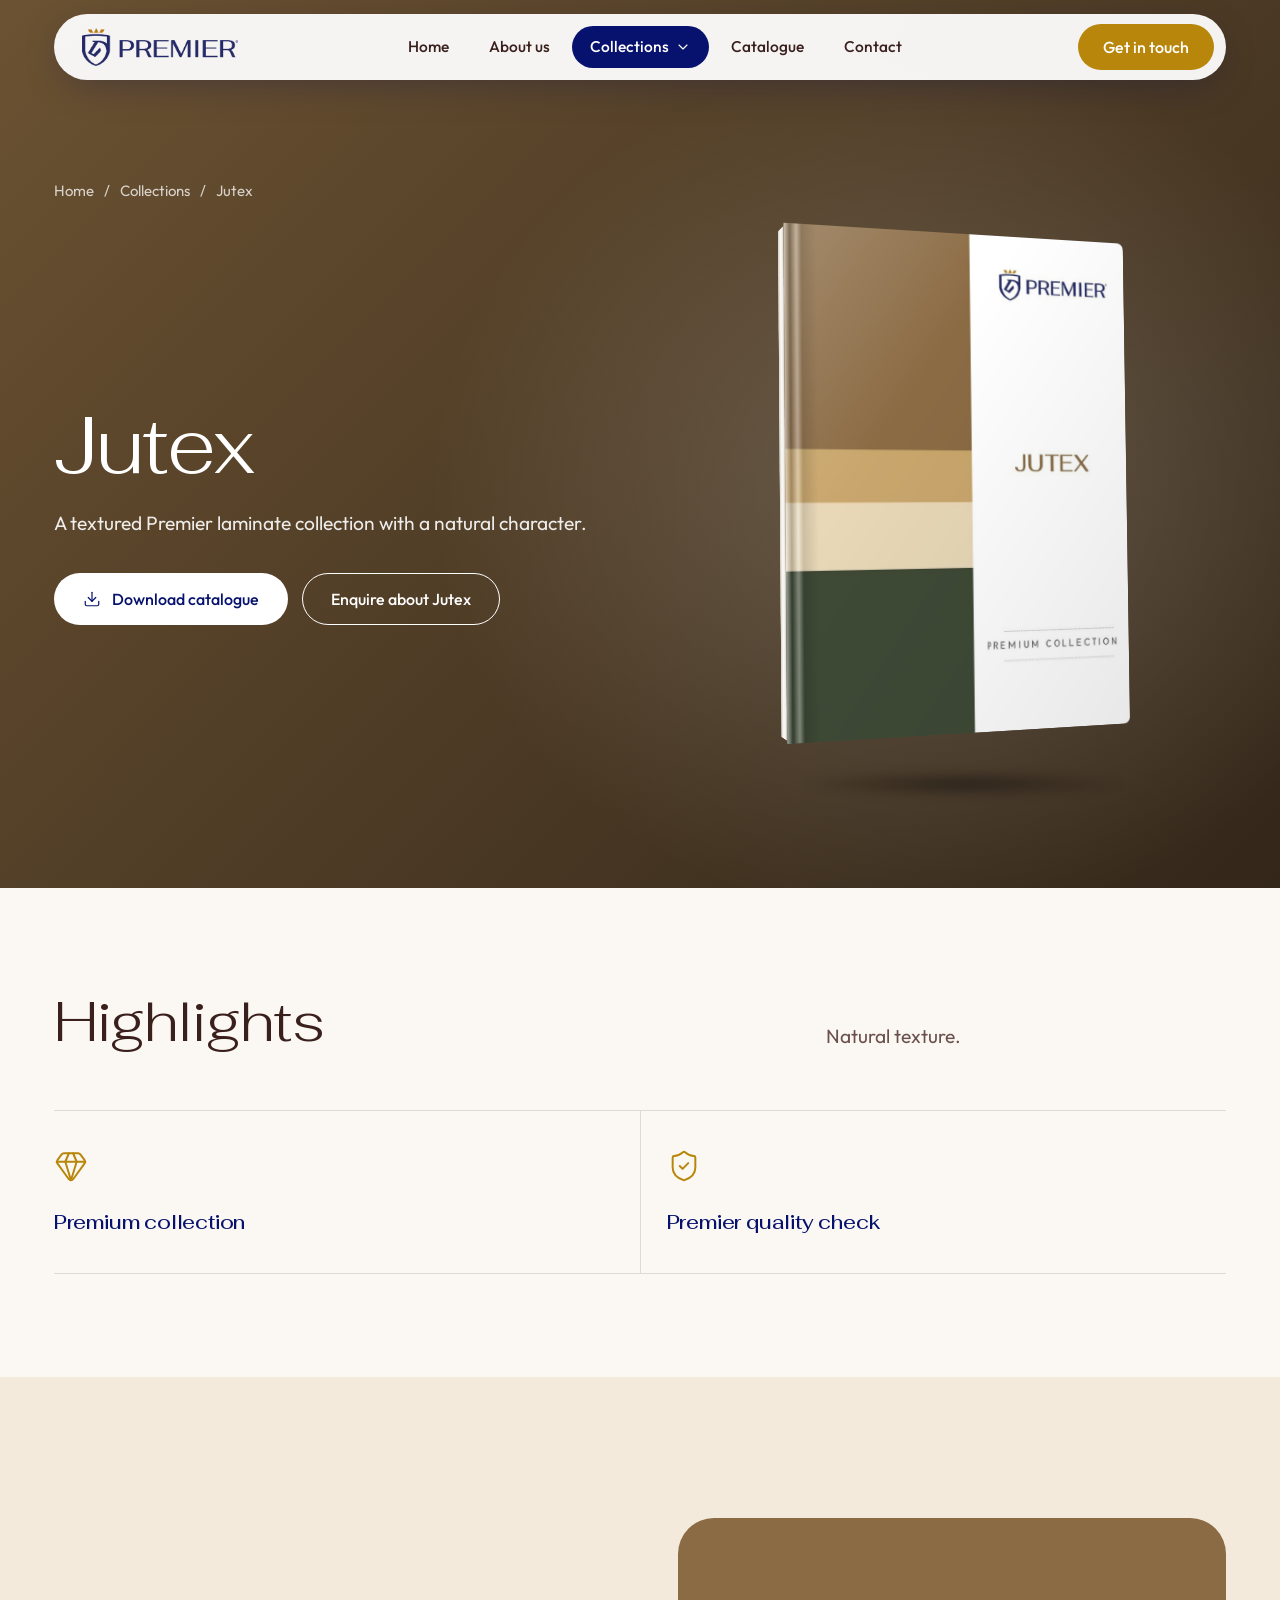
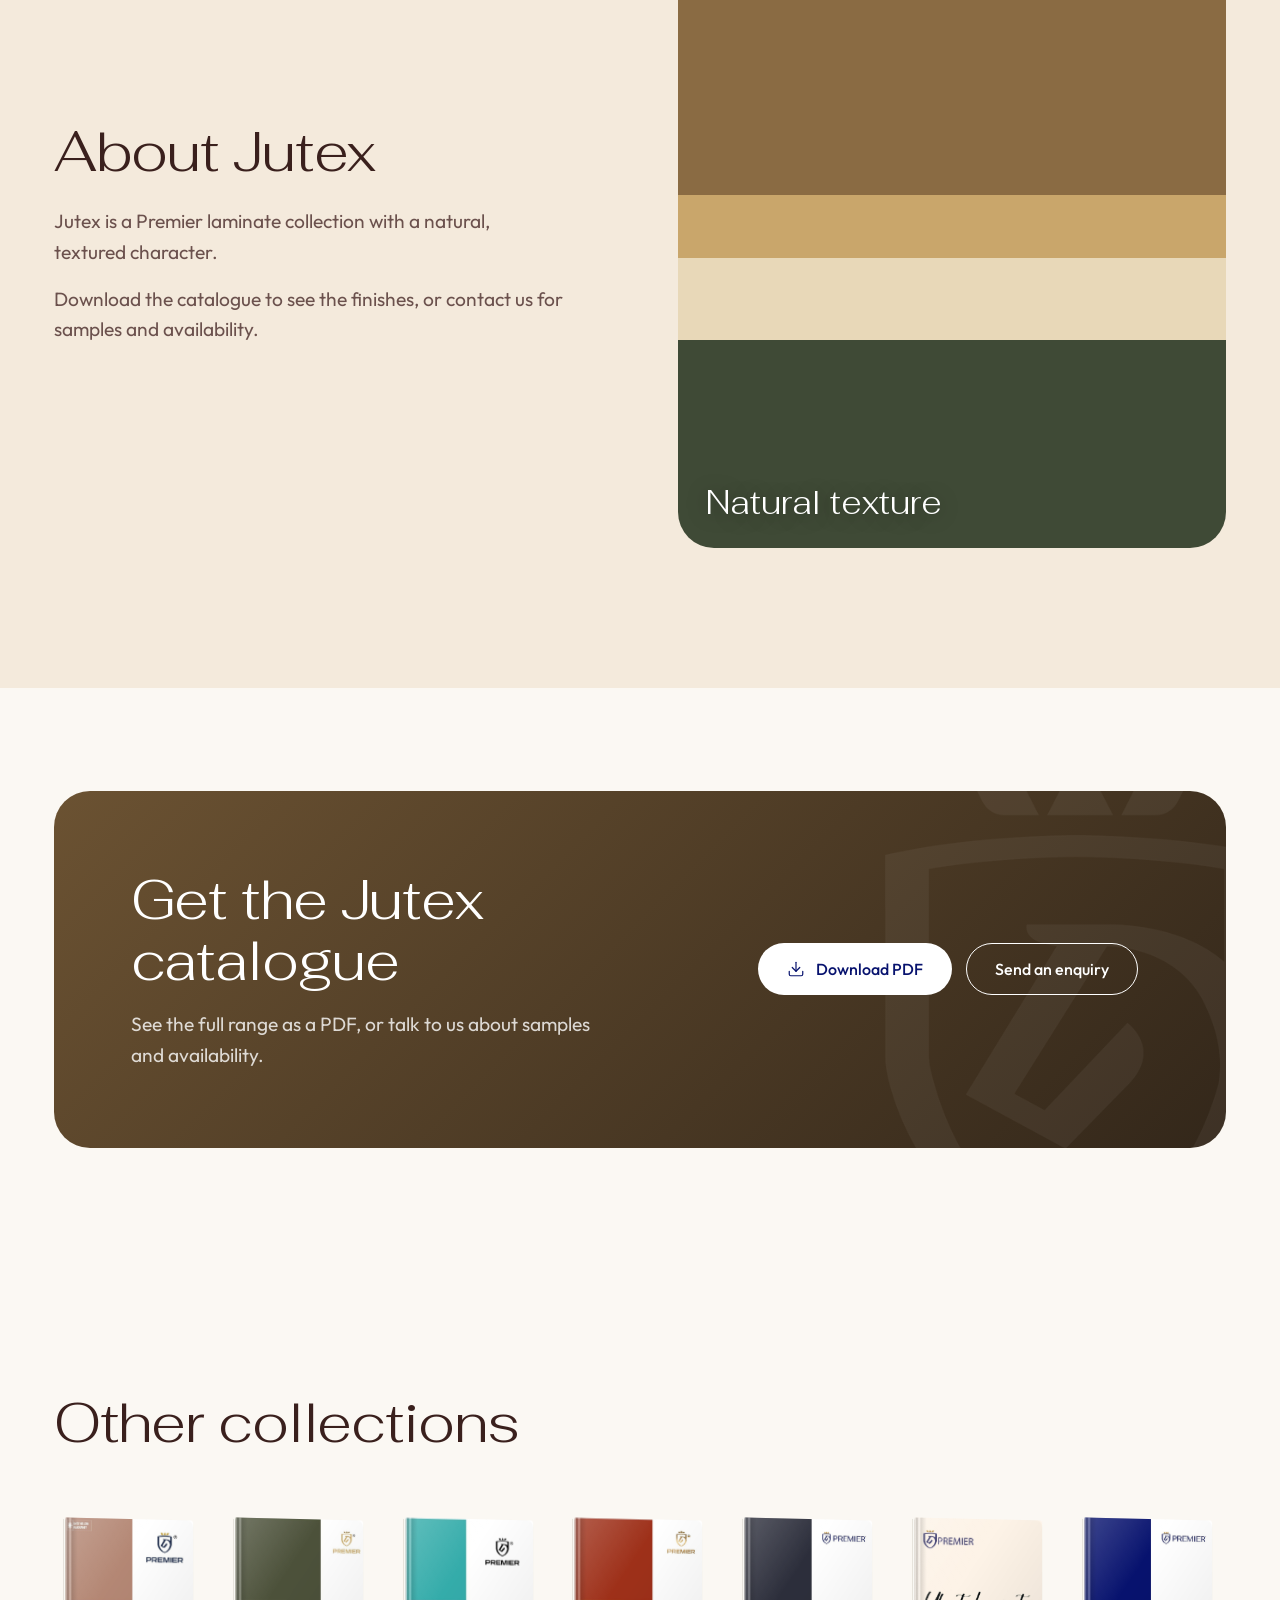
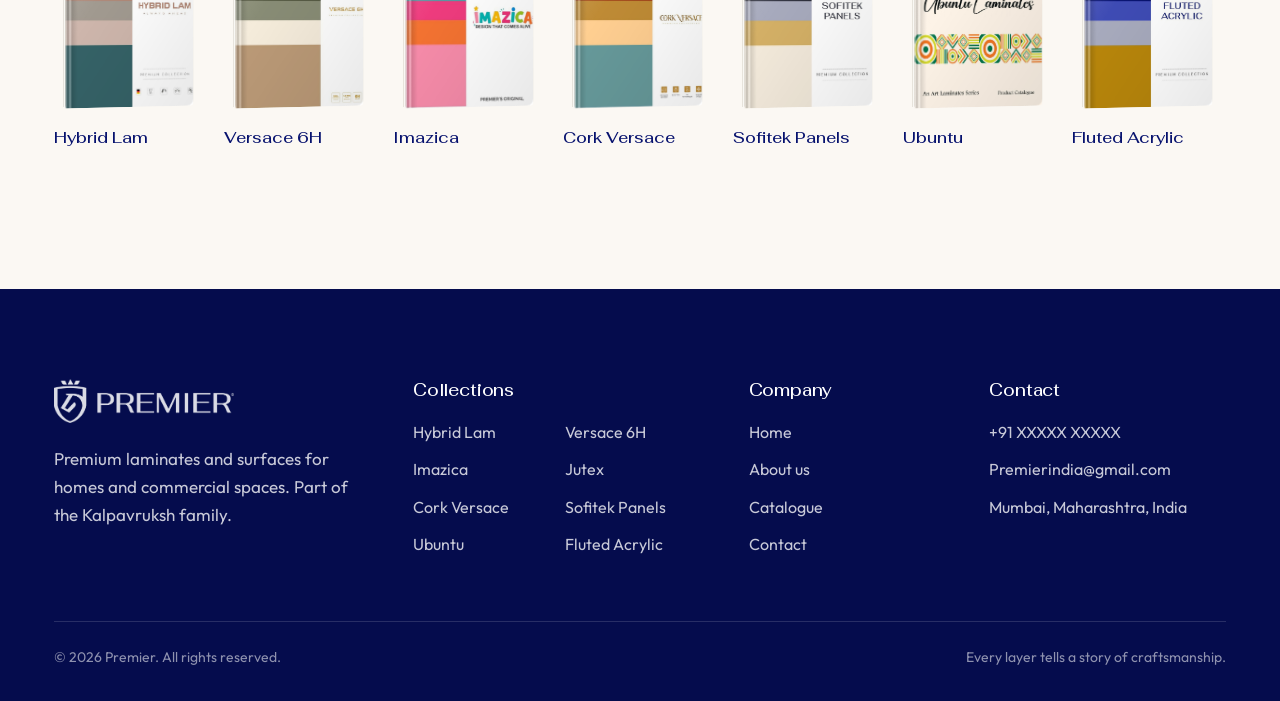
<file: collection-jutex.html>
<!doctype html>
<html lang="en"><head><script>var d=document.documentElement;d.classList.add("js");if(matchMedia("(prefers-reduced-motion: reduce)").matches)d.classList.add("rm")</script><meta charset="utf-8"><meta name="viewport" content="width=device-width,initial-scale=1,viewport-fit=cover">
<title>Premier Jutex | Premier</title><meta name="description" content="Premier Jutex: A textured Premier laminate collection with a natural character.">
<link rel="icon" href="assets/logo/premier-symbol.png">
<link rel="stylesheet" href="https://fonts.googleapis.com/css2?family=Fahkwang:wght@300;400;500;600&family=Outfit:wght@300;400;500;600&display=swap">
<link rel="stylesheet" href="assets/css/site.css"><link rel="stylesheet" href="assets/css/motion.css">
</head><body><header class="hdr"><div class="hdr-bar">
<a class="hdr-logo" href="index.html" aria-label="Premier home"><img src="assets/logo/premier-logo.png" alt="Premier" width="160" height="39"></a>
<nav class="nav" aria-label="Main"><a href="index.html">Home</a><a href="about.html">About us</a>
<div class="nav-dd cur"><button type="button" aria-expanded="false" aria-haspopup="true">Collections 
<svg class="icon " aria-hidden="true"
 
  xmlns="http://www.w3.org/2000/svg"
 
 
  viewBox="0 0 24 24"
  fill="none"
  stroke="currentColor"
  stroke-width="2"
  stroke-linecap="round"
  stroke-linejoin="round"
>
  <path d="m6 9 6 6 6-6" />
</svg>
</button><div class="mega"><a href="collection-hybrid-lam.html"><span class="sw"><i style="background:#B48774"></i><i style="background:#A19A90"></i><i style="background:#CEB6AC"></i><i style="background:#356267"></i></span><span><b>Hybrid Lam</b><small>Always ahead</small></span></a><a href="collection-versace-6h.html"><span class="sw"><i style="background:#4C513A"></i><i style="background:#888C75"></i><i style="background:#F5ECDC"></i><i style="background:#BB9A77"></i></span><span><b>Versace 6H</b><small>6H scratch grade</small></span></a><a href="collection-imazica.html"><span class="sw"><i style="background:#34ACAA"></i><i style="background:#EE3B7D"></i><i style="background:#F37332"></i><i style="background:#F68BA9"></i></span><span><b>Imazica</b><small>Design that comes alive</small></span></a><a href="collection-jutex.html"><span class="sw"><i style="background:#8A6B43"></i><i style="background:#C9A66B"></i><i style="background:#E8D8B8"></i><i style="background:#3F4A36"></i></span><span><b>Jutex</b><small>Natural texture</small></span></a><a href="collection-cork-versace.html"><span class="sw"><i style="background:#9E3019"></i><i style="background:#BF8B35"></i><i style="background:#FFCF91"></i><i style="background:#66999A"></i></span><span><b>Cork Versace</b><small>Exquisite design</small></span></a><a href="collection-sofitek-panels.html"><span class="sw"><i style="background:#2C2F3B"></i><i style="background:#A7AABD"></i><i style="background:#D4B067"></i><i style="background:#F4EADC"></i></span><span><b>Sofitek Panels</b><small>Panels for interiors</small></span></a><a href="collection-ubuntu.html"><span class="sw"><i style="background:#00754B"></i><i style="background:#F47920"></i><i style="background:#D2DE29"></i><i style="background:#FDF3E7"></i></span><span><b>Ubuntu</b><small>An art laminates series</small></span></a><a href="collection-fluted-acrylic.html"><span class="sw"><i style="background:#07126E"></i><i style="background:#3F4BB5"></i><i style="background:#A7AABD"></i><i style="background:#B8860B"></i></span><span><b>Fluted Acrylic</b><small>Ribbed texture, acrylic finish</small></span></a></div></div>
<a href="catalogue.html">Catalogue</a><a href="contact.html">Contact</a></nav>
<div class="hdr-cta"><a class="btn btn-gold" href="contact.html">Get in touch</a></div>
<button class="menu-btn" id="menuBtn" aria-label="Open menu">
<svg class="icon " aria-hidden="true"
 
  xmlns="http://www.w3.org/2000/svg"
 
 
  viewBox="0 0 24 24"
  fill="none"
  stroke="currentColor"
  stroke-width="2"
  stroke-linecap="round"
  stroke-linejoin="round"
>
  <path d="M4 5h16" />
  <path d="M4 12h16" />
  <path d="M4 19h16" />
</svg>
</button></div></header>
<div class="drawer" id="drawer" role="dialog" aria-label="Menu"><div class="drawer-top"><img src="assets/logo/premier-logo-white.png" alt="Premier"><button class="x" aria-label="Close menu">
<svg class="icon " aria-hidden="true"
 
  xmlns="http://www.w3.org/2000/svg"
 
 
  viewBox="0 0 24 24"
  fill="none"
  stroke="currentColor"
  stroke-width="2"
  stroke-linecap="round"
  stroke-linejoin="round"
>
  <path d="M18 6 6 18" />
  <path d="m6 6 12 12" />
</svg>
</button></div>
<nav><a href="index.html">Home</a><a href="about.html">About us</a><a href="catalogue.html">Catalogue</a><a href="contact.html">Contact</a>
<div class="sub"><a href="collection-hybrid-lam.html">Hybrid Lam</a><a href="collection-versace-6h.html">Versace 6H</a><a href="collection-imazica.html">Imazica</a><a href="collection-jutex.html">Jutex</a><a href="collection-cork-versace.html">Cork Versace</a><a href="collection-sofitek-panels.html">Sofitek Panels</a><a href="collection-ubuntu.html">Ubuntu</a><a href="collection-fluted-acrylic.html">Fluted Acrylic</a></div></nav></div><main>
<section class="chero"><div class="chero-bg" style="background:linear-gradient(135deg,#6B5232,#33271A)"></div><div class="wrap"><nav class="crumbs" aria-label="Breadcrumb"><a href="index.html">Home</a><span>/</span><a href="catalogue.html">Collections</a><span>/</span><span>Jutex</span></nav>
<div class="chero-grid"><div><h1 class="t-xl">Jutex</h1><p class="lede">A textured Premier laminate collection with a natural character.</p>
<div class="btn-row"><a class="btn btn-white" href="catalogue/premier-jutex-catalogue.pdf" download>
<svg class="icon " aria-hidden="true"
 
  xmlns="http://www.w3.org/2000/svg"
 
 
  viewBox="0 0 24 24"
  fill="none"
  stroke="currentColor"
  stroke-width="2"
  stroke-linecap="round"
  stroke-linejoin="round"
>
  <path d="M12 15V3" />
  <path d="M21 15v4a2 2 0 0 1-2 2H5a2 2 0 0 1-2-2v-4" />
  <path d="m7 10 5 5 5-5" />
</svg>
Download catalogue</a><a class="btn btn-ghost" href="contact.html?c=jutex">Enquire about Jutex</a></div></div>
<div class="chero-art"><span class="bkw"><span class="bk"><img src="assets/img/cover-jutex.jpg" alt="Premier Jutex collection cover"></span></span><i></i></div></div></div></section>
<section class="sec-tight"><div class="wrap"><div class="shead"><h2 class="t-l">Highlights</h2><p class="lede">Natural texture.</p></div>
<div class="feats" style="--n:2"><div class="feat">
<svg class="icon " aria-hidden="true"
 
  xmlns="http://www.w3.org/2000/svg"
 
 
  viewBox="0 0 24 24"
  fill="none"
  stroke="currentColor"
  stroke-width="2"
  stroke-linecap="round"
  stroke-linejoin="round"
>
  <path d="M10.5 3 8 9l4 13 4-13-2.5-6" />
  <path d="M17 3a2 2 0 0 1 1.6.8l3 4a2 2 0 0 1 .013 2.382l-7.99 10.986a2 2 0 0 1-3.247 0l-7.99-10.986A2 2 0 0 1 2.4 7.8l2.998-3.997A2 2 0 0 1 7 3z" />
  <path d="M2 9h20" />
</svg>
<h3>Premium collection</h3></div><div class="feat">
<svg class="icon " aria-hidden="true"
 
  xmlns="http://www.w3.org/2000/svg"
 
 
  viewBox="0 0 24 24"
  fill="none"
  stroke="currentColor"
  stroke-width="2"
  stroke-linecap="round"
  stroke-linejoin="round"
>
  <path d="M20 13c0 5-3.5 7.5-7.66 8.95a1 1 0 0 1-.67-.01C7.5 20.5 4 18 4 13V6a1 1 0 0 1 1-1c2 0 4.5-1.2 6.24-2.72a1.17 1.17 0 0 1 1.52 0C14.51 3.81 17 5 19 5a1 1 0 0 1 1 1z" />
  <path d="m9 12 2 2 4-4" />
</svg>
<h3>Premier quality check</h3></div></div></div></section>
<section class="sec" style="background:var(--cream)"><div class="wrap split"><div class="split-copy"><h2 class="t-l">About Jutex</h2><p class="lede">Jutex is a Premier laminate collection with a natural, textured character.</p><p class="lede">Download the catalogue to see the finishes, or contact us for samples and availability.</p></div>
<div class="split-media"><div class="swblock"><i style="background:#8A6B43"></i><i style="background:#C9A66B"></i><i style="background:#E8D8B8"></i><i style="background:#3F4A36"></i><span>Natural texture</span></div></div></div></section>

<section class="sec-tight" style=""><div class="wrap"><div class="cta-box" style="background:linear-gradient(135deg,#6B5232,#33271A)"><div><h2 class="t-l">Get the Jutex catalogue</h2><p class="lede">See the full range as a PDF, or talk to us about samples and availability.</p></div>
<div class="btn-row"><a class="btn btn-white" href="catalogue/premier-jutex-catalogue.pdf" download>
<svg class="icon " aria-hidden="true"
 
  xmlns="http://www.w3.org/2000/svg"
 
 
  viewBox="0 0 24 24"
  fill="none"
  stroke="currentColor"
  stroke-width="2"
  stroke-linecap="round"
  stroke-linejoin="round"
>
  <path d="M12 15V3" />
  <path d="M21 15v4a2 2 0 0 1-2 2H5a2 2 0 0 1-2-2v-4" />
  <path d="m7 10 5 5 5-5" />
</svg>
Download PDF</a><a class="btn btn-ghost" href="contact.html?c=jutex">Send an enquiry</a></div></div></div></section>
<section class="sec"><div class="wrap"><div class="shead"><h2 class="t-l">Other collections</h2></div><div class="others"><a href="collection-hybrid-lam.html"><div class="o"><span class="bkw"><span class="bk"><img src="assets/img/cover-hybrid-lam.jpg" alt="" loading="lazy"></span></span></div><b>Hybrid Lam</b></a><a href="collection-versace-6h.html"><div class="o"><span class="bkw"><span class="bk"><img src="assets/img/cover-versace-6h.jpg" alt="" loading="lazy"></span></span></div><b>Versace 6H</b></a><a href="collection-imazica.html"><div class="o"><span class="bkw"><span class="bk"><img src="assets/img/cover-imazica.jpg" alt="" loading="lazy"></span></span></div><b>Imazica</b></a><a href="collection-cork-versace.html"><div class="o"><span class="bkw"><span class="bk"><img src="assets/img/cover-cork-versace.jpg" alt="" loading="lazy"></span></span></div><b>Cork Versace</b></a><a href="collection-sofitek-panels.html"><div class="o"><span class="bkw"><span class="bk"><img src="assets/img/cover-sofitek-panels.jpg" alt="" loading="lazy"></span></span></div><b>Sofitek Panels</b></a><a href="collection-ubuntu.html"><div class="o"><span class="bkw"><span class="bk"><img src="assets/img/cover-ubuntu.jpg" alt="" loading="lazy"></span></span></div><b>Ubuntu</b></a><a href="collection-fluted-acrylic.html"><div class="o"><span class="bkw"><span class="bk"><img src="assets/img/cover-fluted-acrylic.jpg" alt="" loading="lazy"></span></span></div><b>Fluted Acrylic</b></a></div></div></section>
</main><footer class="ftr"><div class="wrap"><div class="ftr-grid">
<div><img class="lg" src="assets/logo/premier-logo-white.png" alt="Premier"><p style="max-width:32ch">Premium laminates and surfaces for homes and commercial spaces. Part of the Kalpavruksh family.</p></div>
<div><h4>Collections</h4><ul class="cols2"><li><a href="collection-hybrid-lam.html">Hybrid Lam</a></li><li><a href="collection-versace-6h.html">Versace 6H</a></li><li><a href="collection-imazica.html">Imazica</a></li><li><a href="collection-jutex.html">Jutex</a></li><li><a href="collection-cork-versace.html">Cork Versace</a></li><li><a href="collection-sofitek-panels.html">Sofitek Panels</a></li><li><a href="collection-ubuntu.html">Ubuntu</a></li><li><a href="collection-fluted-acrylic.html">Fluted Acrylic</a></li></ul></div>
<div><h4>Company</h4><ul><li><a href="index.html">Home</a></li><li><a href="about.html">About us</a></li><li><a href="catalogue.html">Catalogue</a></li><li><a href="contact.html">Contact</a></li></ul></div>
<div><h4>Contact</h4><ul><li>+91 XXXXX XXXXX</li><li>Premierindia@gmail.com</li><li>Mumbai, Maharashtra, India</li></ul></div></div>
<div class="ftr-bot"><span>© 2026 Premier. All rights reserved.</span><span>Every layer tells a story of craftsmanship.</span></div></div></footer>
<script src="assets/js/site.js"></script><script src="assets/js/motion.js" defer></script></body></html>
</file>
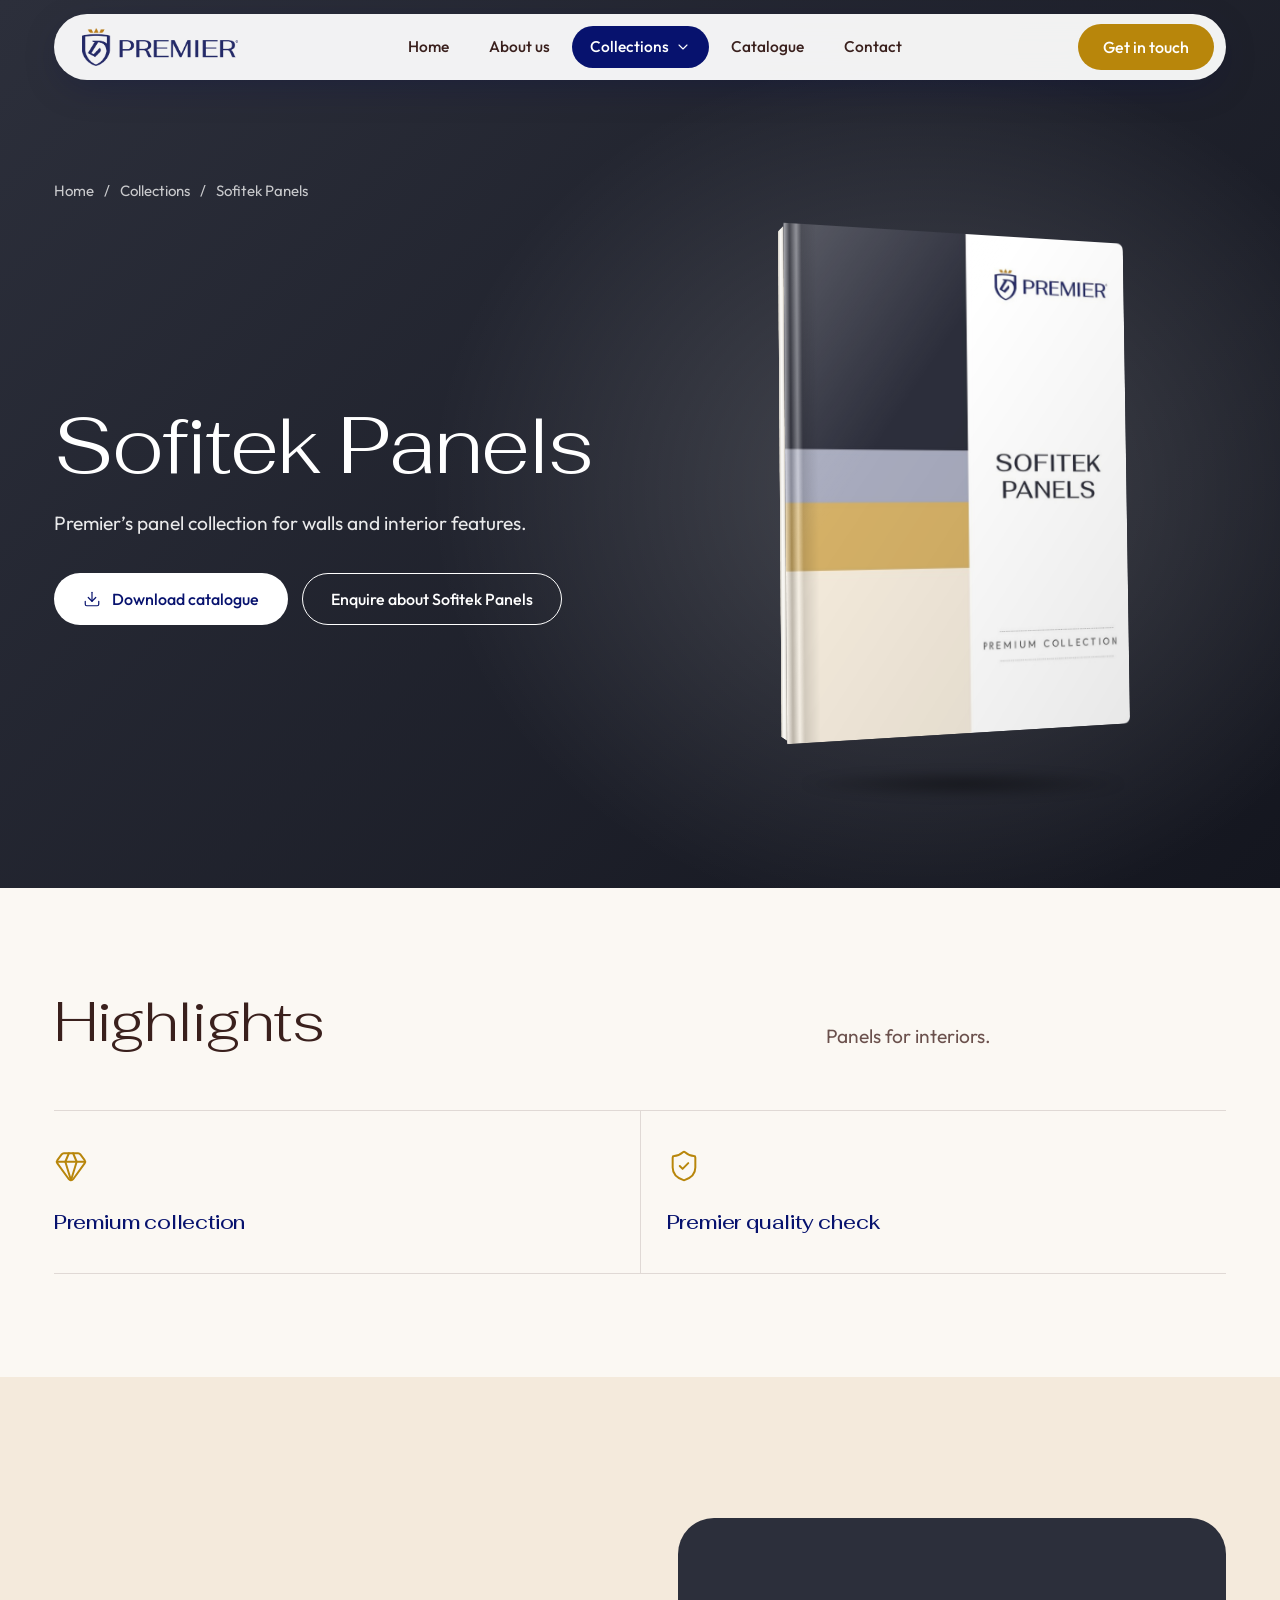
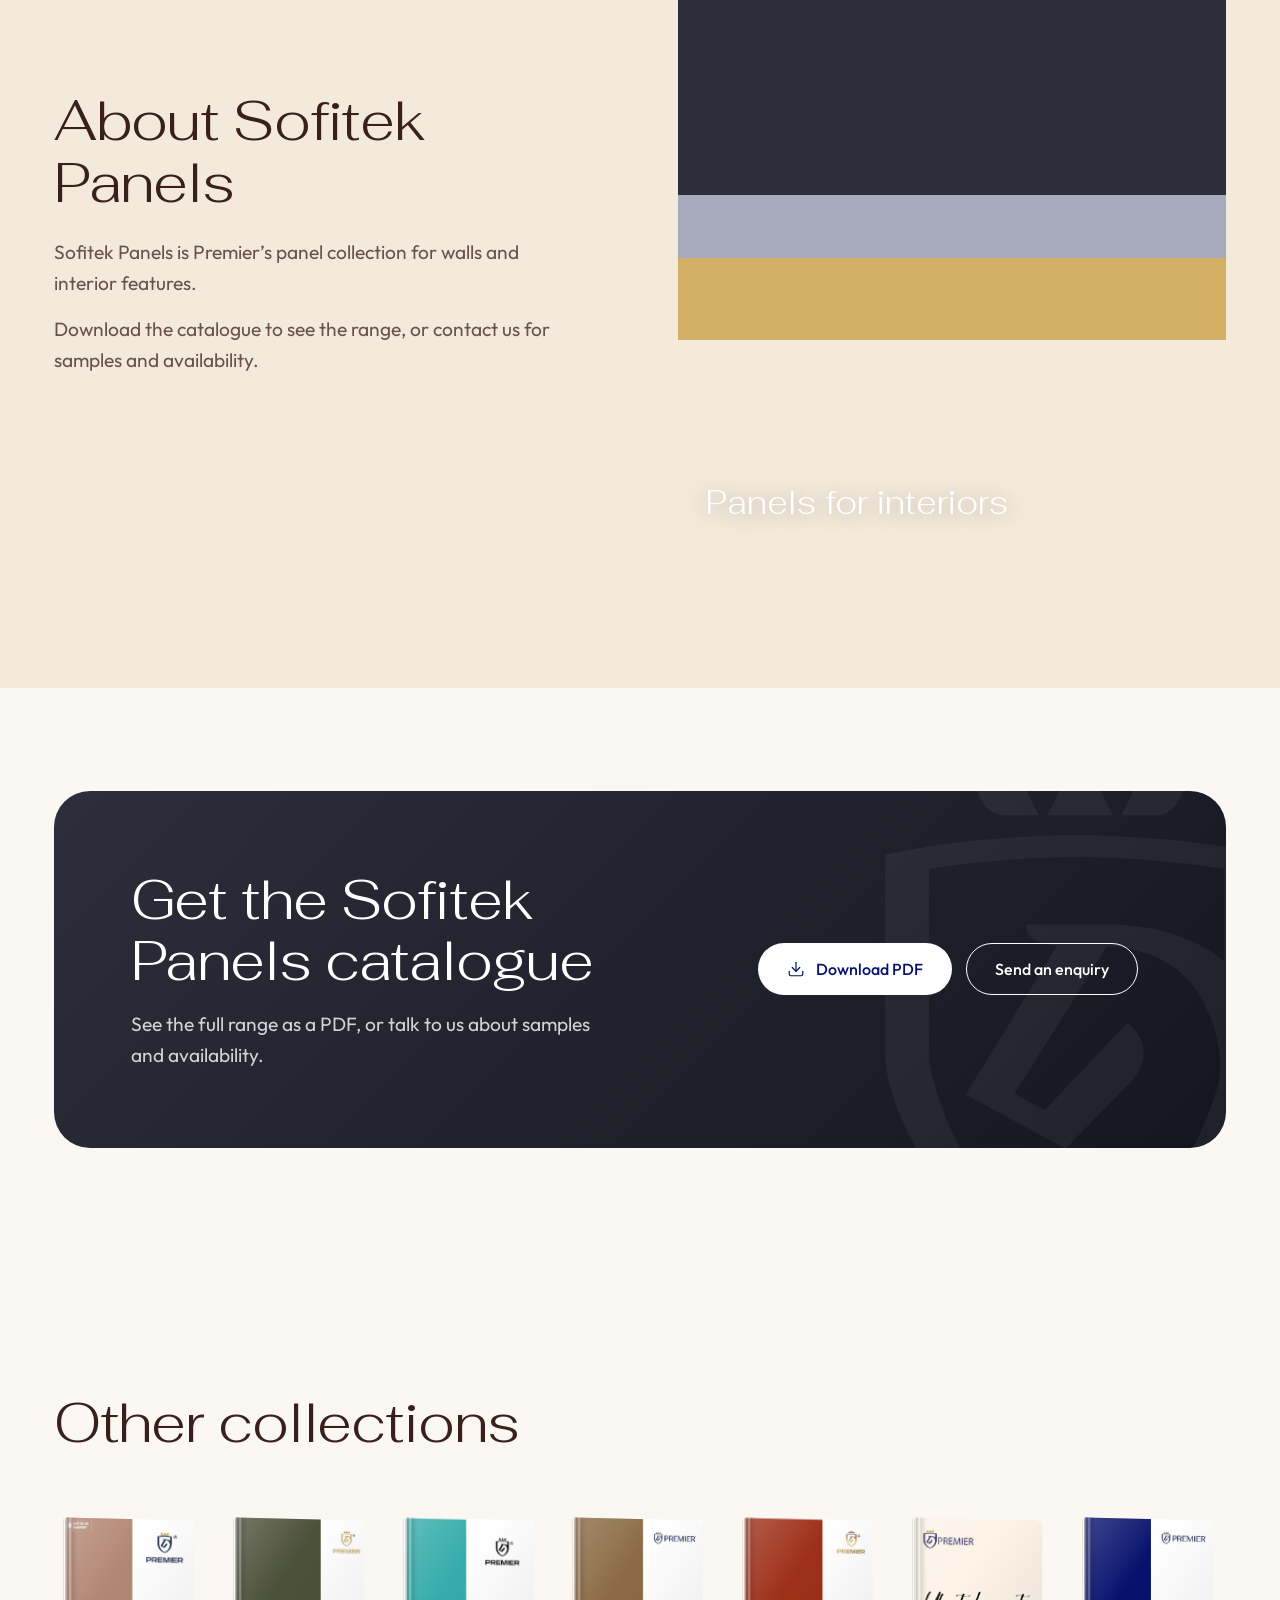
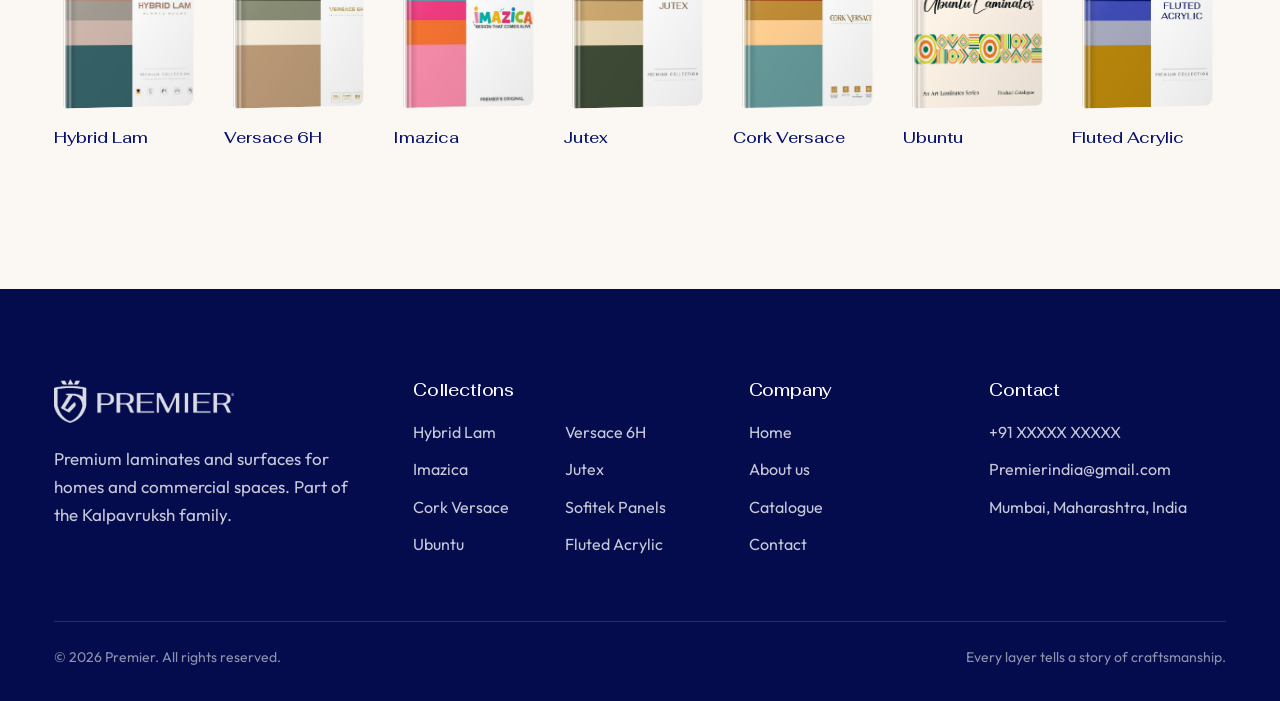
<file: collection-sofitek-panels.html>
<!doctype html>
<html lang="en"><head><script>var d=document.documentElement;d.classList.add("js");if(matchMedia("(prefers-reduced-motion: reduce)").matches)d.classList.add("rm")</script><meta charset="utf-8"><meta name="viewport" content="width=device-width,initial-scale=1,viewport-fit=cover">
<title>Premier Sofitek Panels | Premier</title><meta name="description" content="Premier Sofitek Panels: Premier’s panel collection for walls and interior features.">
<link rel="icon" href="assets/logo/premier-symbol.png">
<link rel="stylesheet" href="https://fonts.googleapis.com/css2?family=Fahkwang:wght@300;400;500;600&family=Outfit:wght@300;400;500;600&display=swap">
<link rel="stylesheet" href="assets/css/site.css"><link rel="stylesheet" href="assets/css/motion.css">
</head><body><header class="hdr"><div class="hdr-bar">
<a class="hdr-logo" href="index.html" aria-label="Premier home"><img src="assets/logo/premier-logo.png" alt="Premier" width="160" height="39"></a>
<nav class="nav" aria-label="Main"><a href="index.html">Home</a><a href="about.html">About us</a>
<div class="nav-dd cur"><button type="button" aria-expanded="false" aria-haspopup="true">Collections 
<svg class="icon " aria-hidden="true"
 
  xmlns="http://www.w3.org/2000/svg"
 
 
  viewBox="0 0 24 24"
  fill="none"
  stroke="currentColor"
  stroke-width="2"
  stroke-linecap="round"
  stroke-linejoin="round"
>
  <path d="m6 9 6 6 6-6" />
</svg>
</button><div class="mega"><a href="collection-hybrid-lam.html"><span class="sw"><i style="background:#B48774"></i><i style="background:#A19A90"></i><i style="background:#CEB6AC"></i><i style="background:#356267"></i></span><span><b>Hybrid Lam</b><small>Always ahead</small></span></a><a href="collection-versace-6h.html"><span class="sw"><i style="background:#4C513A"></i><i style="background:#888C75"></i><i style="background:#F5ECDC"></i><i style="background:#BB9A77"></i></span><span><b>Versace 6H</b><small>6H scratch grade</small></span></a><a href="collection-imazica.html"><span class="sw"><i style="background:#34ACAA"></i><i style="background:#EE3B7D"></i><i style="background:#F37332"></i><i style="background:#F68BA9"></i></span><span><b>Imazica</b><small>Design that comes alive</small></span></a><a href="collection-jutex.html"><span class="sw"><i style="background:#8A6B43"></i><i style="background:#C9A66B"></i><i style="background:#E8D8B8"></i><i style="background:#3F4A36"></i></span><span><b>Jutex</b><small>Natural texture</small></span></a><a href="collection-cork-versace.html"><span class="sw"><i style="background:#9E3019"></i><i style="background:#BF8B35"></i><i style="background:#FFCF91"></i><i style="background:#66999A"></i></span><span><b>Cork Versace</b><small>Exquisite design</small></span></a><a href="collection-sofitek-panels.html"><span class="sw"><i style="background:#2C2F3B"></i><i style="background:#A7AABD"></i><i style="background:#D4B067"></i><i style="background:#F4EADC"></i></span><span><b>Sofitek Panels</b><small>Panels for interiors</small></span></a><a href="collection-ubuntu.html"><span class="sw"><i style="background:#00754B"></i><i style="background:#F47920"></i><i style="background:#D2DE29"></i><i style="background:#FDF3E7"></i></span><span><b>Ubuntu</b><small>An art laminates series</small></span></a><a href="collection-fluted-acrylic.html"><span class="sw"><i style="background:#07126E"></i><i style="background:#3F4BB5"></i><i style="background:#A7AABD"></i><i style="background:#B8860B"></i></span><span><b>Fluted Acrylic</b><small>Ribbed texture, acrylic finish</small></span></a></div></div>
<a href="catalogue.html">Catalogue</a><a href="contact.html">Contact</a></nav>
<div class="hdr-cta"><a class="btn btn-gold" href="contact.html">Get in touch</a></div>
<button class="menu-btn" id="menuBtn" aria-label="Open menu">
<svg class="icon " aria-hidden="true"
 
  xmlns="http://www.w3.org/2000/svg"
 
 
  viewBox="0 0 24 24"
  fill="none"
  stroke="currentColor"
  stroke-width="2"
  stroke-linecap="round"
  stroke-linejoin="round"
>
  <path d="M4 5h16" />
  <path d="M4 12h16" />
  <path d="M4 19h16" />
</svg>
</button></div></header>
<div class="drawer" id="drawer" role="dialog" aria-label="Menu"><div class="drawer-top"><img src="assets/logo/premier-logo-white.png" alt="Premier"><button class="x" aria-label="Close menu">
<svg class="icon " aria-hidden="true"
 
  xmlns="http://www.w3.org/2000/svg"
 
 
  viewBox="0 0 24 24"
  fill="none"
  stroke="currentColor"
  stroke-width="2"
  stroke-linecap="round"
  stroke-linejoin="round"
>
  <path d="M18 6 6 18" />
  <path d="m6 6 12 12" />
</svg>
</button></div>
<nav><a href="index.html">Home</a><a href="about.html">About us</a><a href="catalogue.html">Catalogue</a><a href="contact.html">Contact</a>
<div class="sub"><a href="collection-hybrid-lam.html">Hybrid Lam</a><a href="collection-versace-6h.html">Versace 6H</a><a href="collection-imazica.html">Imazica</a><a href="collection-jutex.html">Jutex</a><a href="collection-cork-versace.html">Cork Versace</a><a href="collection-sofitek-panels.html">Sofitek Panels</a><a href="collection-ubuntu.html">Ubuntu</a><a href="collection-fluted-acrylic.html">Fluted Acrylic</a></div></nav></div><main>
<section class="chero"><div class="chero-bg" style="background:linear-gradient(135deg,#2C2F3B,#14161F)"></div><div class="wrap"><nav class="crumbs" aria-label="Breadcrumb"><a href="index.html">Home</a><span>/</span><a href="catalogue.html">Collections</a><span>/</span><span>Sofitek Panels</span></nav>
<div class="chero-grid"><div><h1 class="t-xl">Sofitek Panels</h1><p class="lede">Premier’s panel collection for walls and interior features.</p>
<div class="btn-row"><a class="btn btn-white" href="catalogue/premier-sofitek-panels-catalogue.pdf" download>
<svg class="icon " aria-hidden="true"
 
  xmlns="http://www.w3.org/2000/svg"
 
 
  viewBox="0 0 24 24"
  fill="none"
  stroke="currentColor"
  stroke-width="2"
  stroke-linecap="round"
  stroke-linejoin="round"
>
  <path d="M12 15V3" />
  <path d="M21 15v4a2 2 0 0 1-2 2H5a2 2 0 0 1-2-2v-4" />
  <path d="m7 10 5 5 5-5" />
</svg>
Download catalogue</a><a class="btn btn-ghost" href="contact.html?c=sofitek-panels">Enquire about Sofitek Panels</a></div></div>
<div class="chero-art"><span class="bkw"><span class="bk"><img src="assets/img/cover-sofitek-panels.jpg" alt="Premier Sofitek Panels collection cover"></span></span><i></i></div></div></div></section>
<section class="sec-tight"><div class="wrap"><div class="shead"><h2 class="t-l">Highlights</h2><p class="lede">Panels for interiors.</p></div>
<div class="feats" style="--n:2"><div class="feat">
<svg class="icon " aria-hidden="true"
 
  xmlns="http://www.w3.org/2000/svg"
 
 
  viewBox="0 0 24 24"
  fill="none"
  stroke="currentColor"
  stroke-width="2"
  stroke-linecap="round"
  stroke-linejoin="round"
>
  <path d="M10.5 3 8 9l4 13 4-13-2.5-6" />
  <path d="M17 3a2 2 0 0 1 1.6.8l3 4a2 2 0 0 1 .013 2.382l-7.99 10.986a2 2 0 0 1-3.247 0l-7.99-10.986A2 2 0 0 1 2.4 7.8l2.998-3.997A2 2 0 0 1 7 3z" />
  <path d="M2 9h20" />
</svg>
<h3>Premium collection</h3></div><div class="feat">
<svg class="icon " aria-hidden="true"
 
  xmlns="http://www.w3.org/2000/svg"
 
 
  viewBox="0 0 24 24"
  fill="none"
  stroke="currentColor"
  stroke-width="2"
  stroke-linecap="round"
  stroke-linejoin="round"
>
  <path d="M20 13c0 5-3.5 7.5-7.66 8.95a1 1 0 0 1-.67-.01C7.5 20.5 4 18 4 13V6a1 1 0 0 1 1-1c2 0 4.5-1.2 6.24-2.72a1.17 1.17 0 0 1 1.52 0C14.51 3.81 17 5 19 5a1 1 0 0 1 1 1z" />
  <path d="m9 12 2 2 4-4" />
</svg>
<h3>Premier quality check</h3></div></div></div></section>
<section class="sec" style="background:var(--cream)"><div class="wrap split"><div class="split-copy"><h2 class="t-l">About Sofitek Panels</h2><p class="lede">Sofitek Panels is Premier’s panel collection for walls and interior features.</p><p class="lede">Download the catalogue to see the range, or contact us for samples and availability.</p></div>
<div class="split-media"><div class="swblock"><i style="background:#2C2F3B"></i><i style="background:#A7AABD"></i><i style="background:#D4B067"></i><i style="background:#F4EADC"></i><span>Panels for interiors</span></div></div></div></section>

<section class="sec-tight" style=""><div class="wrap"><div class="cta-box" style="background:linear-gradient(135deg,#2C2F3B,#14161F)"><div><h2 class="t-l">Get the Sofitek Panels catalogue</h2><p class="lede">See the full range as a PDF, or talk to us about samples and availability.</p></div>
<div class="btn-row"><a class="btn btn-white" href="catalogue/premier-sofitek-panels-catalogue.pdf" download>
<svg class="icon " aria-hidden="true"
 
  xmlns="http://www.w3.org/2000/svg"
 
 
  viewBox="0 0 24 24"
  fill="none"
  stroke="currentColor"
  stroke-width="2"
  stroke-linecap="round"
  stroke-linejoin="round"
>
  <path d="M12 15V3" />
  <path d="M21 15v4a2 2 0 0 1-2 2H5a2 2 0 0 1-2-2v-4" />
  <path d="m7 10 5 5 5-5" />
</svg>
Download PDF</a><a class="btn btn-ghost" href="contact.html?c=sofitek-panels">Send an enquiry</a></div></div></div></section>
<section class="sec"><div class="wrap"><div class="shead"><h2 class="t-l">Other collections</h2></div><div class="others"><a href="collection-hybrid-lam.html"><div class="o"><span class="bkw"><span class="bk"><img src="assets/img/cover-hybrid-lam.jpg" alt="" loading="lazy"></span></span></div><b>Hybrid Lam</b></a><a href="collection-versace-6h.html"><div class="o"><span class="bkw"><span class="bk"><img src="assets/img/cover-versace-6h.jpg" alt="" loading="lazy"></span></span></div><b>Versace 6H</b></a><a href="collection-imazica.html"><div class="o"><span class="bkw"><span class="bk"><img src="assets/img/cover-imazica.jpg" alt="" loading="lazy"></span></span></div><b>Imazica</b></a><a href="collection-jutex.html"><div class="o"><span class="bkw"><span class="bk"><img src="assets/img/cover-jutex.jpg" alt="" loading="lazy"></span></span></div><b>Jutex</b></a><a href="collection-cork-versace.html"><div class="o"><span class="bkw"><span class="bk"><img src="assets/img/cover-cork-versace.jpg" alt="" loading="lazy"></span></span></div><b>Cork Versace</b></a><a href="collection-ubuntu.html"><div class="o"><span class="bkw"><span class="bk"><img src="assets/img/cover-ubuntu.jpg" alt="" loading="lazy"></span></span></div><b>Ubuntu</b></a><a href="collection-fluted-acrylic.html"><div class="o"><span class="bkw"><span class="bk"><img src="assets/img/cover-fluted-acrylic.jpg" alt="" loading="lazy"></span></span></div><b>Fluted Acrylic</b></a></div></div></section>
</main><footer class="ftr"><div class="wrap"><div class="ftr-grid">
<div><img class="lg" src="assets/logo/premier-logo-white.png" alt="Premier"><p style="max-width:32ch">Premium laminates and surfaces for homes and commercial spaces. Part of the Kalpavruksh family.</p></div>
<div><h4>Collections</h4><ul class="cols2"><li><a href="collection-hybrid-lam.html">Hybrid Lam</a></li><li><a href="collection-versace-6h.html">Versace 6H</a></li><li><a href="collection-imazica.html">Imazica</a></li><li><a href="collection-jutex.html">Jutex</a></li><li><a href="collection-cork-versace.html">Cork Versace</a></li><li><a href="collection-sofitek-panels.html">Sofitek Panels</a></li><li><a href="collection-ubuntu.html">Ubuntu</a></li><li><a href="collection-fluted-acrylic.html">Fluted Acrylic</a></li></ul></div>
<div><h4>Company</h4><ul><li><a href="index.html">Home</a></li><li><a href="about.html">About us</a></li><li><a href="catalogue.html">Catalogue</a></li><li><a href="contact.html">Contact</a></li></ul></div>
<div><h4>Contact</h4><ul><li>+91 XXXXX XXXXX</li><li>Premierindia@gmail.com</li><li>Mumbai, Maharashtra, India</li></ul></div></div>
<div class="ftr-bot"><span>© 2026 Premier. All rights reserved.</span><span>Every layer tells a story of craftsmanship.</span></div></div></footer>
<script src="assets/js/site.js"></script><script src="assets/js/motion.js" defer></script></body></html>
</file>
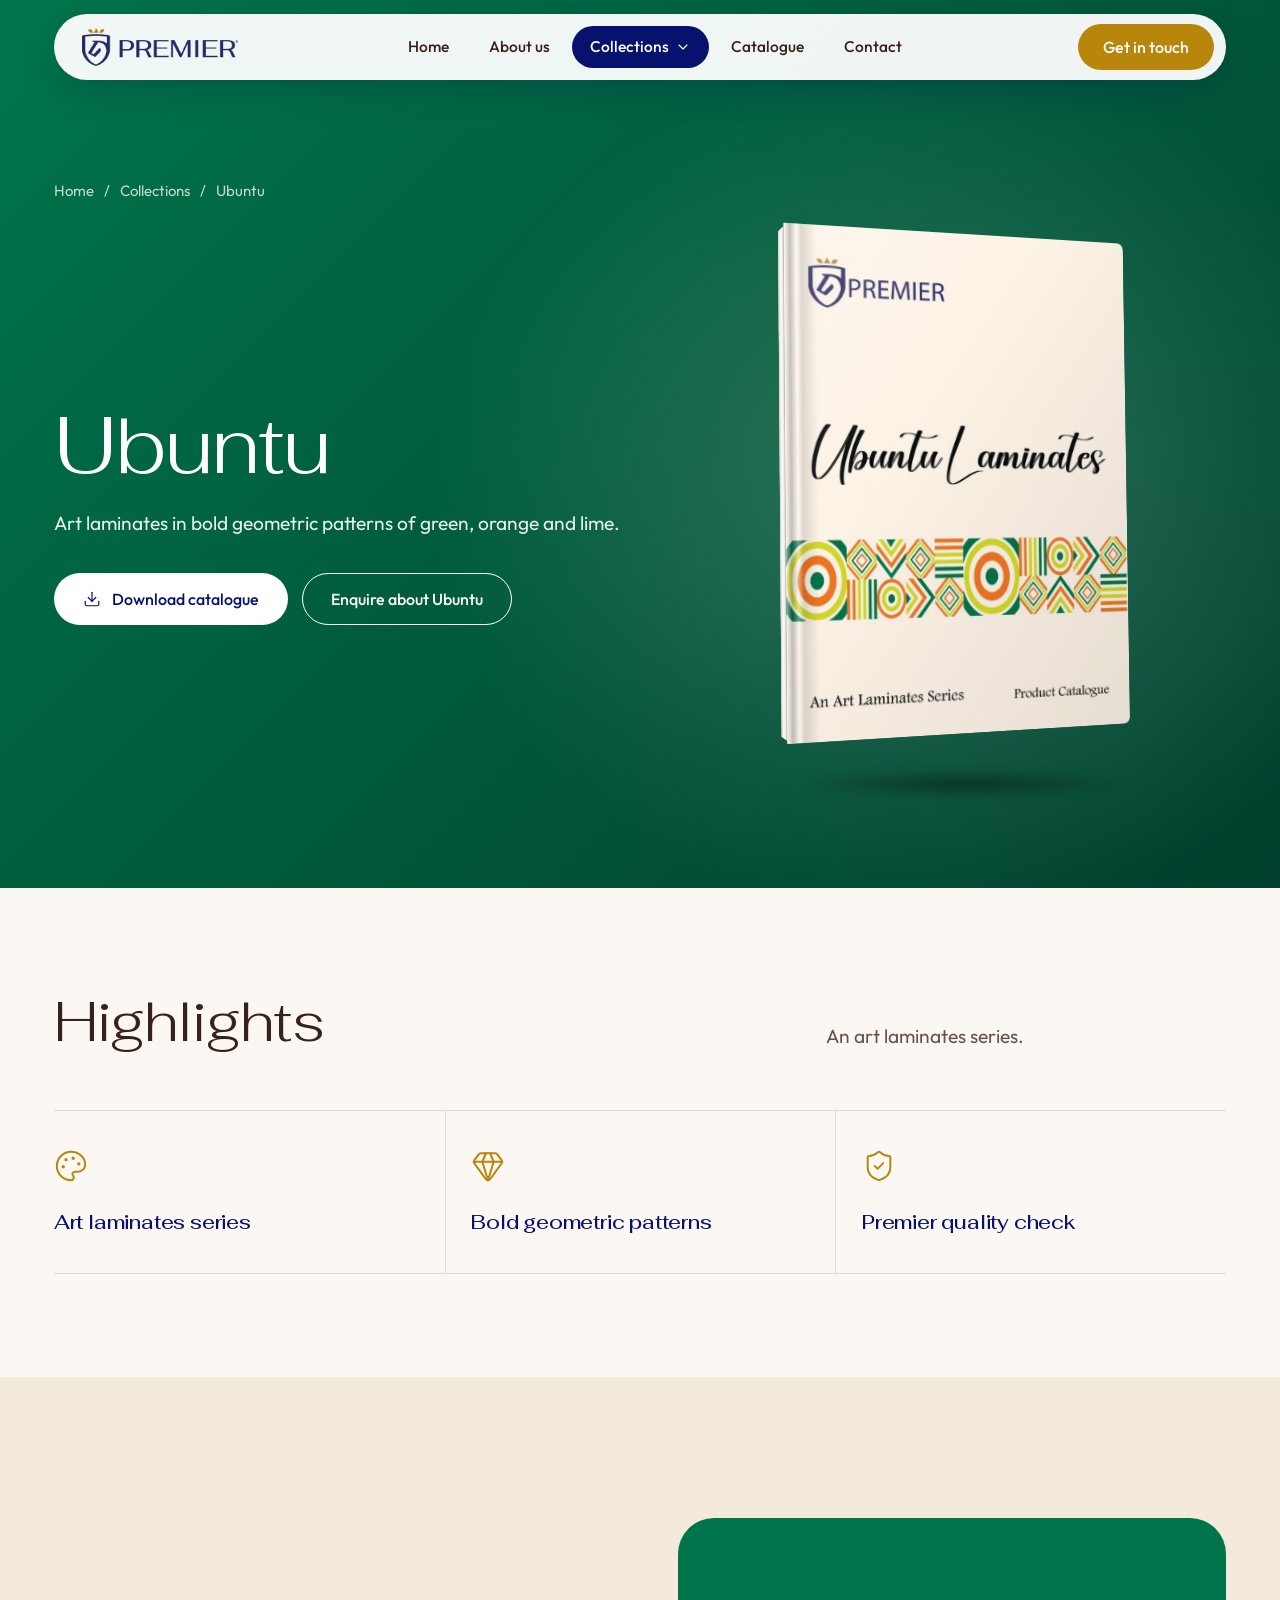
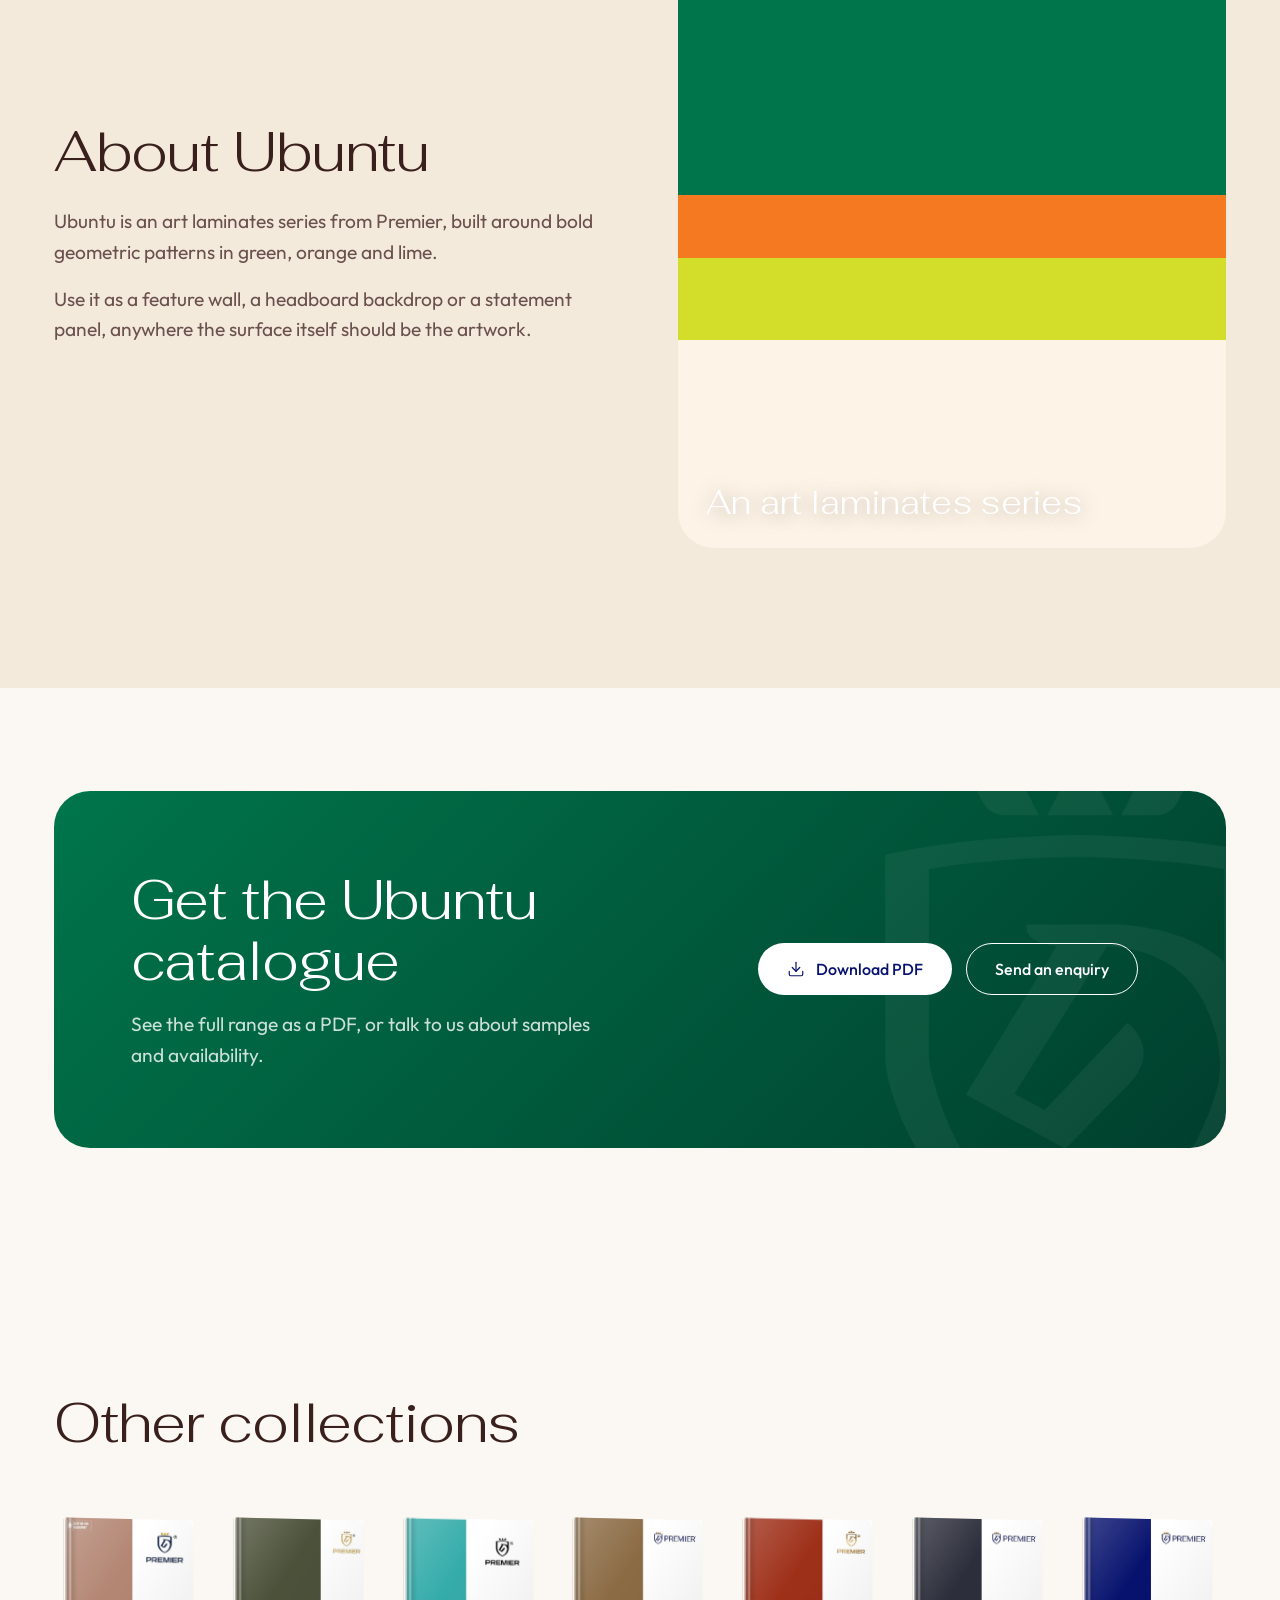
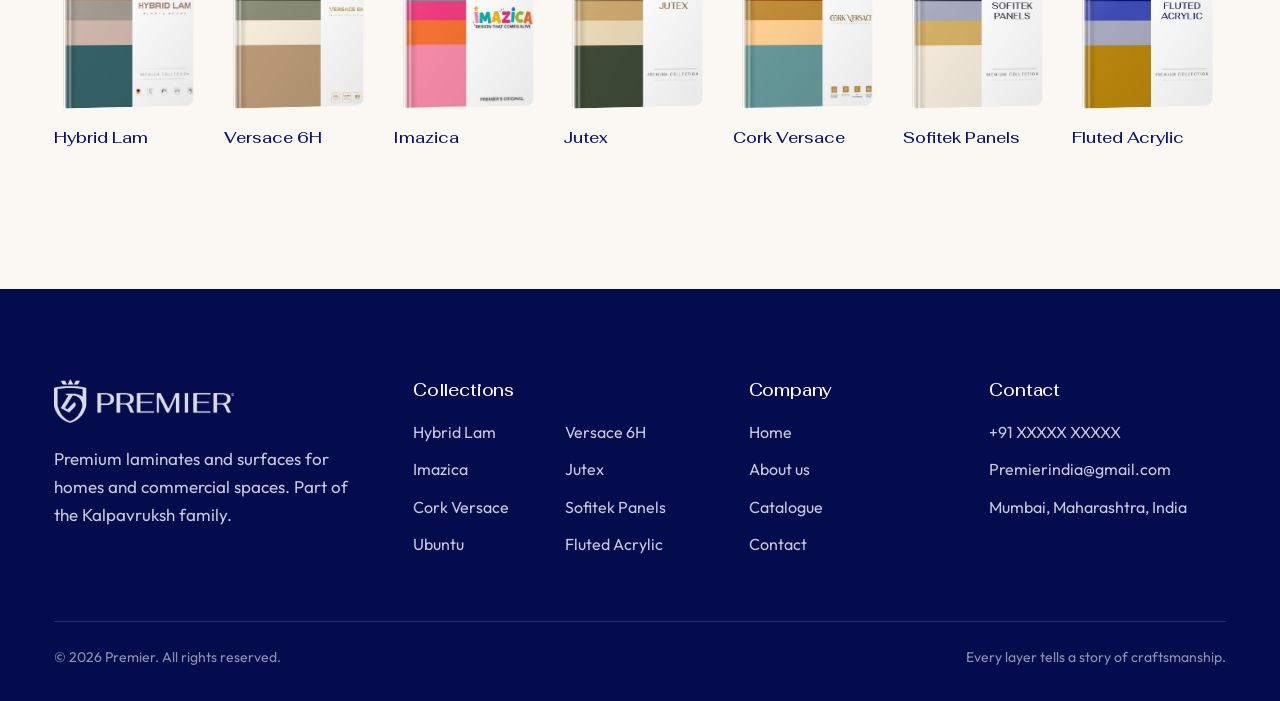
<file: collection-ubuntu.html>
<!doctype html>
<html lang="en"><head><script>var d=document.documentElement;d.classList.add("js");if(matchMedia("(prefers-reduced-motion: reduce)").matches)d.classList.add("rm")</script><meta charset="utf-8"><meta name="viewport" content="width=device-width,initial-scale=1,viewport-fit=cover">
<title>Premier Ubuntu | Premier</title><meta name="description" content="Premier Ubuntu: Art laminates in bold geometric patterns of green, orange and lime.">
<link rel="icon" href="assets/logo/premier-symbol.png">
<link rel="stylesheet" href="https://fonts.googleapis.com/css2?family=Fahkwang:wght@300;400;500;600&family=Outfit:wght@300;400;500;600&display=swap">
<link rel="stylesheet" href="assets/css/site.css"><link rel="stylesheet" href="assets/css/motion.css">
</head><body><header class="hdr"><div class="hdr-bar">
<a class="hdr-logo" href="index.html" aria-label="Premier home"><img src="assets/logo/premier-logo.png" alt="Premier" width="160" height="39"></a>
<nav class="nav" aria-label="Main"><a href="index.html">Home</a><a href="about.html">About us</a>
<div class="nav-dd cur"><button type="button" aria-expanded="false" aria-haspopup="true">Collections 
<svg class="icon " aria-hidden="true"
 
  xmlns="http://www.w3.org/2000/svg"
 
 
  viewBox="0 0 24 24"
  fill="none"
  stroke="currentColor"
  stroke-width="2"
  stroke-linecap="round"
  stroke-linejoin="round"
>
  <path d="m6 9 6 6 6-6" />
</svg>
</button><div class="mega"><a href="collection-hybrid-lam.html"><span class="sw"><i style="background:#B48774"></i><i style="background:#A19A90"></i><i style="background:#CEB6AC"></i><i style="background:#356267"></i></span><span><b>Hybrid Lam</b><small>Always ahead</small></span></a><a href="collection-versace-6h.html"><span class="sw"><i style="background:#4C513A"></i><i style="background:#888C75"></i><i style="background:#F5ECDC"></i><i style="background:#BB9A77"></i></span><span><b>Versace 6H</b><small>6H scratch grade</small></span></a><a href="collection-imazica.html"><span class="sw"><i style="background:#34ACAA"></i><i style="background:#EE3B7D"></i><i style="background:#F37332"></i><i style="background:#F68BA9"></i></span><span><b>Imazica</b><small>Design that comes alive</small></span></a><a href="collection-jutex.html"><span class="sw"><i style="background:#8A6B43"></i><i style="background:#C9A66B"></i><i style="background:#E8D8B8"></i><i style="background:#3F4A36"></i></span><span><b>Jutex</b><small>Natural texture</small></span></a><a href="collection-cork-versace.html"><span class="sw"><i style="background:#9E3019"></i><i style="background:#BF8B35"></i><i style="background:#FFCF91"></i><i style="background:#66999A"></i></span><span><b>Cork Versace</b><small>Exquisite design</small></span></a><a href="collection-sofitek-panels.html"><span class="sw"><i style="background:#2C2F3B"></i><i style="background:#A7AABD"></i><i style="background:#D4B067"></i><i style="background:#F4EADC"></i></span><span><b>Sofitek Panels</b><small>Panels for interiors</small></span></a><a href="collection-ubuntu.html"><span class="sw"><i style="background:#00754B"></i><i style="background:#F47920"></i><i style="background:#D2DE29"></i><i style="background:#FDF3E7"></i></span><span><b>Ubuntu</b><small>An art laminates series</small></span></a><a href="collection-fluted-acrylic.html"><span class="sw"><i style="background:#07126E"></i><i style="background:#3F4BB5"></i><i style="background:#A7AABD"></i><i style="background:#B8860B"></i></span><span><b>Fluted Acrylic</b><small>Ribbed texture, acrylic finish</small></span></a></div></div>
<a href="catalogue.html">Catalogue</a><a href="contact.html">Contact</a></nav>
<div class="hdr-cta"><a class="btn btn-gold" href="contact.html">Get in touch</a></div>
<button class="menu-btn" id="menuBtn" aria-label="Open menu">
<svg class="icon " aria-hidden="true"
 
  xmlns="http://www.w3.org/2000/svg"
 
 
  viewBox="0 0 24 24"
  fill="none"
  stroke="currentColor"
  stroke-width="2"
  stroke-linecap="round"
  stroke-linejoin="round"
>
  <path d="M4 5h16" />
  <path d="M4 12h16" />
  <path d="M4 19h16" />
</svg>
</button></div></header>
<div class="drawer" id="drawer" role="dialog" aria-label="Menu"><div class="drawer-top"><img src="assets/logo/premier-logo-white.png" alt="Premier"><button class="x" aria-label="Close menu">
<svg class="icon " aria-hidden="true"
 
  xmlns="http://www.w3.org/2000/svg"
 
 
  viewBox="0 0 24 24"
  fill="none"
  stroke="currentColor"
  stroke-width="2"
  stroke-linecap="round"
  stroke-linejoin="round"
>
  <path d="M18 6 6 18" />
  <path d="m6 6 12 12" />
</svg>
</button></div>
<nav><a href="index.html">Home</a><a href="about.html">About us</a><a href="catalogue.html">Catalogue</a><a href="contact.html">Contact</a>
<div class="sub"><a href="collection-hybrid-lam.html">Hybrid Lam</a><a href="collection-versace-6h.html">Versace 6H</a><a href="collection-imazica.html">Imazica</a><a href="collection-jutex.html">Jutex</a><a href="collection-cork-versace.html">Cork Versace</a><a href="collection-sofitek-panels.html">Sofitek Panels</a><a href="collection-ubuntu.html">Ubuntu</a><a href="collection-fluted-acrylic.html">Fluted Acrylic</a></div></nav></div><main>
<section class="chero"><div class="chero-bg" style="background:linear-gradient(135deg,#00754B,#003F2D)"></div><div class="wrap"><nav class="crumbs" aria-label="Breadcrumb"><a href="index.html">Home</a><span>/</span><a href="catalogue.html">Collections</a><span>/</span><span>Ubuntu</span></nav>
<div class="chero-grid"><div><h1 class="t-xl">Ubuntu</h1><p class="lede">Art laminates in bold geometric patterns of green, orange and lime.</p>
<div class="btn-row"><a class="btn btn-white" href="catalogue/premier-ubuntu-catalogue.pdf" download>
<svg class="icon " aria-hidden="true"
 
  xmlns="http://www.w3.org/2000/svg"
 
 
  viewBox="0 0 24 24"
  fill="none"
  stroke="currentColor"
  stroke-width="2"
  stroke-linecap="round"
  stroke-linejoin="round"
>
  <path d="M12 15V3" />
  <path d="M21 15v4a2 2 0 0 1-2 2H5a2 2 0 0 1-2-2v-4" />
  <path d="m7 10 5 5 5-5" />
</svg>
Download catalogue</a><a class="btn btn-ghost" href="contact.html?c=ubuntu">Enquire about Ubuntu</a></div></div>
<div class="chero-art"><span class="bkw"><span class="bk"><img src="assets/img/cover-ubuntu.jpg" alt="Premier Ubuntu collection cover"></span></span><i></i></div></div></div></section>
<section class="sec-tight"><div class="wrap"><div class="shead"><h2 class="t-l">Highlights</h2><p class="lede">An art laminates series.</p></div>
<div class="feats" style="--n:3"><div class="feat">
<svg class="icon " aria-hidden="true"
 
  xmlns="http://www.w3.org/2000/svg"
 
 
  viewBox="0 0 24 24"
  fill="none"
  stroke="currentColor"
  stroke-width="2"
  stroke-linecap="round"
  stroke-linejoin="round"
>
  <path d="M12 22a1 1 0 0 1 0-20 10 9 0 0 1 10 9 5 5 0 0 1-5 5h-2.25a1.75 1.75 0 0 0-1.4 2.8l.3.4a1.75 1.75 0 0 1-1.4 2.8z" />
  <circle cx="13.5" cy="6.5" r=".5" fill="currentColor" />
  <circle cx="17.5" cy="10.5" r=".5" fill="currentColor" />
  <circle cx="6.5" cy="12.5" r=".5" fill="currentColor" />
  <circle cx="8.5" cy="7.5" r=".5" fill="currentColor" />
</svg>
<h3>Art laminates series</h3></div><div class="feat">
<svg class="icon " aria-hidden="true"
 
  xmlns="http://www.w3.org/2000/svg"
 
 
  viewBox="0 0 24 24"
  fill="none"
  stroke="currentColor"
  stroke-width="2"
  stroke-linecap="round"
  stroke-linejoin="round"
>
  <path d="M10.5 3 8 9l4 13 4-13-2.5-6" />
  <path d="M17 3a2 2 0 0 1 1.6.8l3 4a2 2 0 0 1 .013 2.382l-7.99 10.986a2 2 0 0 1-3.247 0l-7.99-10.986A2 2 0 0 1 2.4 7.8l2.998-3.997A2 2 0 0 1 7 3z" />
  <path d="M2 9h20" />
</svg>
<h3>Bold geometric patterns</h3></div><div class="feat">
<svg class="icon " aria-hidden="true"
 
  xmlns="http://www.w3.org/2000/svg"
 
 
  viewBox="0 0 24 24"
  fill="none"
  stroke="currentColor"
  stroke-width="2"
  stroke-linecap="round"
  stroke-linejoin="round"
>
  <path d="M20 13c0 5-3.5 7.5-7.66 8.95a1 1 0 0 1-.67-.01C7.5 20.5 4 18 4 13V6a1 1 0 0 1 1-1c2 0 4.5-1.2 6.24-2.72a1.17 1.17 0 0 1 1.52 0C14.51 3.81 17 5 19 5a1 1 0 0 1 1 1z" />
  <path d="m9 12 2 2 4-4" />
</svg>
<h3>Premier quality check</h3></div></div></div></section>
<section class="sec" style="background:var(--cream)"><div class="wrap split"><div class="split-copy"><h2 class="t-l">About Ubuntu</h2><p class="lede">Ubuntu is an art laminates series from Premier, built around bold geometric patterns in green, orange and lime.</p><p class="lede">Use it as a feature wall, a headboard backdrop or a statement panel, anywhere the surface itself should be the artwork.</p></div>
<div class="split-media"><div class="swblock"><i style="background:#00754B"></i><i style="background:#F47920"></i><i style="background:#D2DE29"></i><i style="background:#FDF3E7"></i><span>An art laminates series</span></div></div></div></section>

<section class="sec-tight" style=""><div class="wrap"><div class="cta-box" style="background:linear-gradient(135deg,#00754B,#003F2D)"><div><h2 class="t-l">Get the Ubuntu catalogue</h2><p class="lede">See the full range as a PDF, or talk to us about samples and availability.</p></div>
<div class="btn-row"><a class="btn btn-white" href="catalogue/premier-ubuntu-catalogue.pdf" download>
<svg class="icon " aria-hidden="true"
 
  xmlns="http://www.w3.org/2000/svg"
 
 
  viewBox="0 0 24 24"
  fill="none"
  stroke="currentColor"
  stroke-width="2"
  stroke-linecap="round"
  stroke-linejoin="round"
>
  <path d="M12 15V3" />
  <path d="M21 15v4a2 2 0 0 1-2 2H5a2 2 0 0 1-2-2v-4" />
  <path d="m7 10 5 5 5-5" />
</svg>
Download PDF</a><a class="btn btn-ghost" href="contact.html?c=ubuntu">Send an enquiry</a></div></div></div></section>
<section class="sec"><div class="wrap"><div class="shead"><h2 class="t-l">Other collections</h2></div><div class="others"><a href="collection-hybrid-lam.html"><div class="o"><span class="bkw"><span class="bk"><img src="assets/img/cover-hybrid-lam.jpg" alt="" loading="lazy"></span></span></div><b>Hybrid Lam</b></a><a href="collection-versace-6h.html"><div class="o"><span class="bkw"><span class="bk"><img src="assets/img/cover-versace-6h.jpg" alt="" loading="lazy"></span></span></div><b>Versace 6H</b></a><a href="collection-imazica.html"><div class="o"><span class="bkw"><span class="bk"><img src="assets/img/cover-imazica.jpg" alt="" loading="lazy"></span></span></div><b>Imazica</b></a><a href="collection-jutex.html"><div class="o"><span class="bkw"><span class="bk"><img src="assets/img/cover-jutex.jpg" alt="" loading="lazy"></span></span></div><b>Jutex</b></a><a href="collection-cork-versace.html"><div class="o"><span class="bkw"><span class="bk"><img src="assets/img/cover-cork-versace.jpg" alt="" loading="lazy"></span></span></div><b>Cork Versace</b></a><a href="collection-sofitek-panels.html"><div class="o"><span class="bkw"><span class="bk"><img src="assets/img/cover-sofitek-panels.jpg" alt="" loading="lazy"></span></span></div><b>Sofitek Panels</b></a><a href="collection-fluted-acrylic.html"><div class="o"><span class="bkw"><span class="bk"><img src="assets/img/cover-fluted-acrylic.jpg" alt="" loading="lazy"></span></span></div><b>Fluted Acrylic</b></a></div></div></section>
</main><footer class="ftr"><div class="wrap"><div class="ftr-grid">
<div><img class="lg" src="assets/logo/premier-logo-white.png" alt="Premier"><p style="max-width:32ch">Premium laminates and surfaces for homes and commercial spaces. Part of the Kalpavruksh family.</p></div>
<div><h4>Collections</h4><ul class="cols2"><li><a href="collection-hybrid-lam.html">Hybrid Lam</a></li><li><a href="collection-versace-6h.html">Versace 6H</a></li><li><a href="collection-imazica.html">Imazica</a></li><li><a href="collection-jutex.html">Jutex</a></li><li><a href="collection-cork-versace.html">Cork Versace</a></li><li><a href="collection-sofitek-panels.html">Sofitek Panels</a></li><li><a href="collection-ubuntu.html">Ubuntu</a></li><li><a href="collection-fluted-acrylic.html">Fluted Acrylic</a></li></ul></div>
<div><h4>Company</h4><ul><li><a href="index.html">Home</a></li><li><a href="about.html">About us</a></li><li><a href="catalogue.html">Catalogue</a></li><li><a href="contact.html">Contact</a></li></ul></div>
<div><h4>Contact</h4><ul><li>+91 XXXXX XXXXX</li><li>Premierindia@gmail.com</li><li>Mumbai, Maharashtra, India</li></ul></div></div>
<div class="ftr-bot"><span>© 2026 Premier. All rights reserved.</span><span>Every layer tells a story of craftsmanship.</span></div></div></footer>
<script src="assets/js/site.js"></script><script src="assets/js/motion.js" defer></script></body></html>
</file>
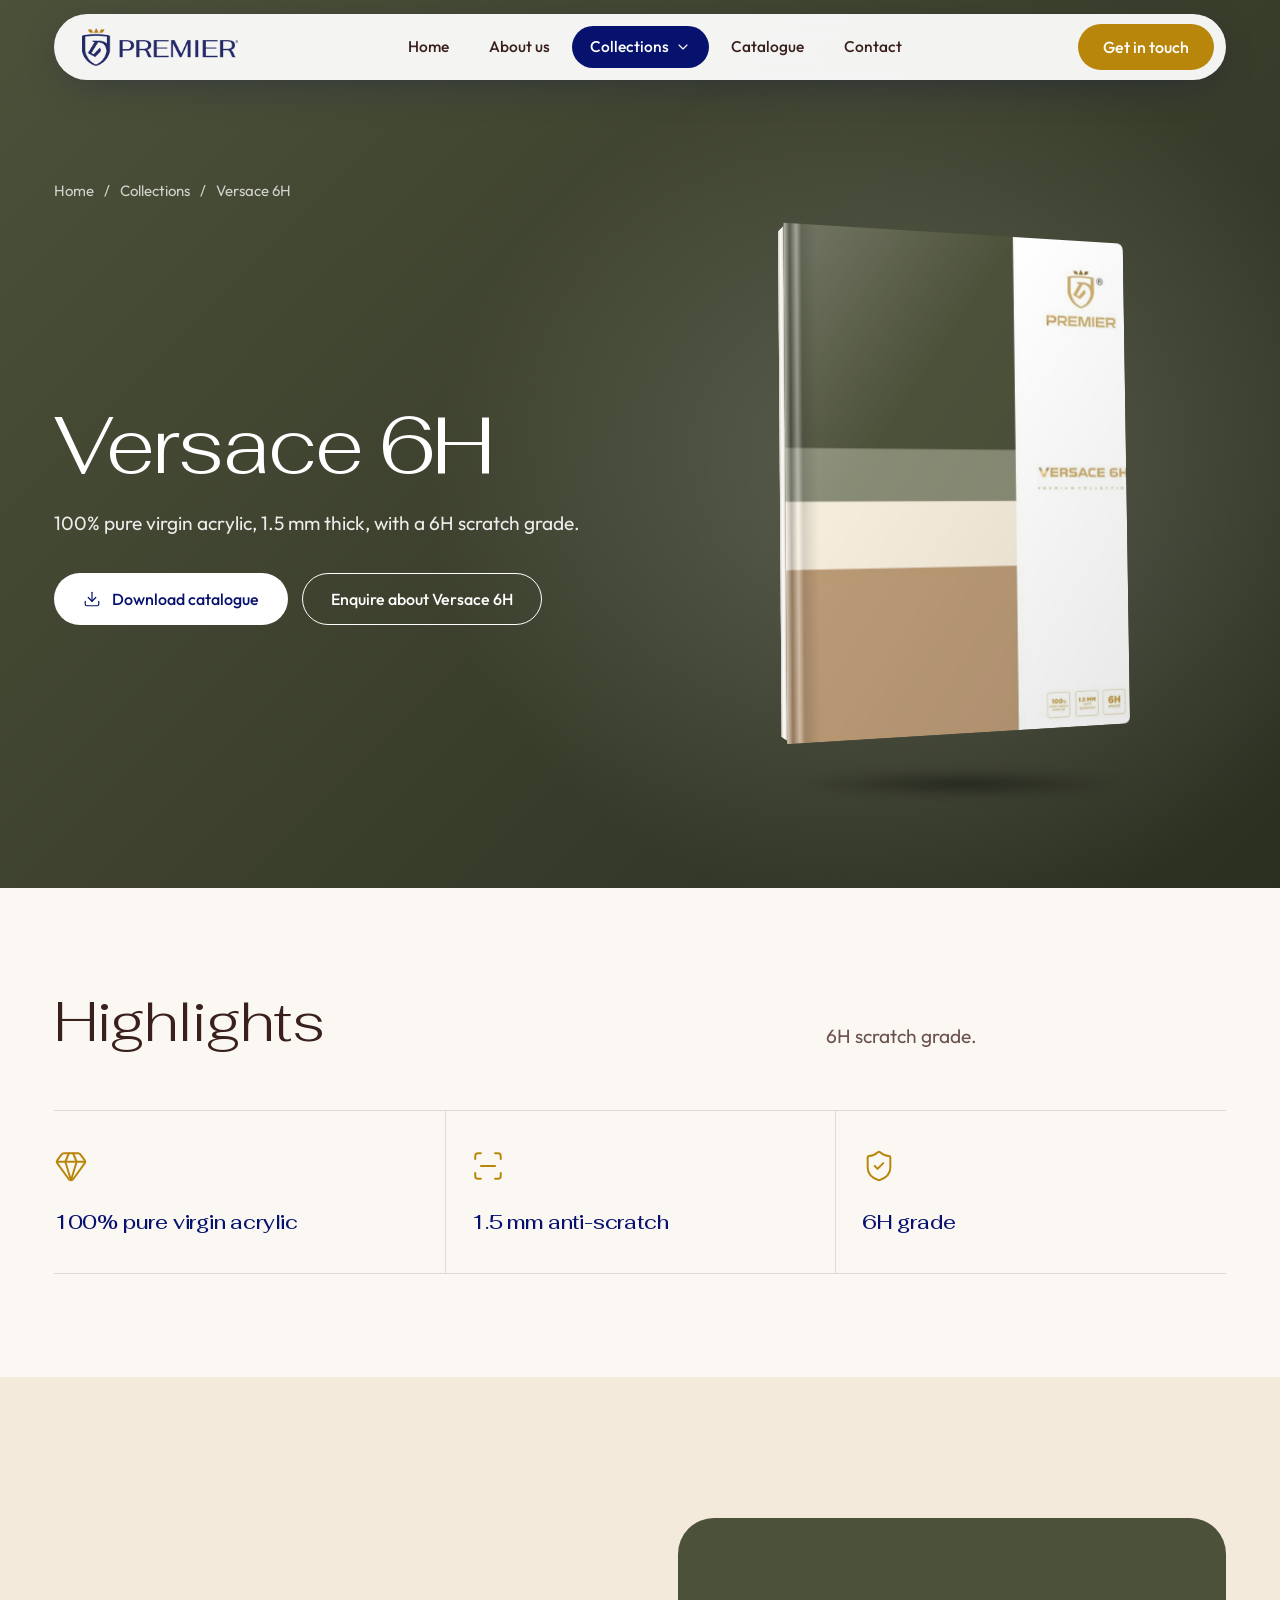
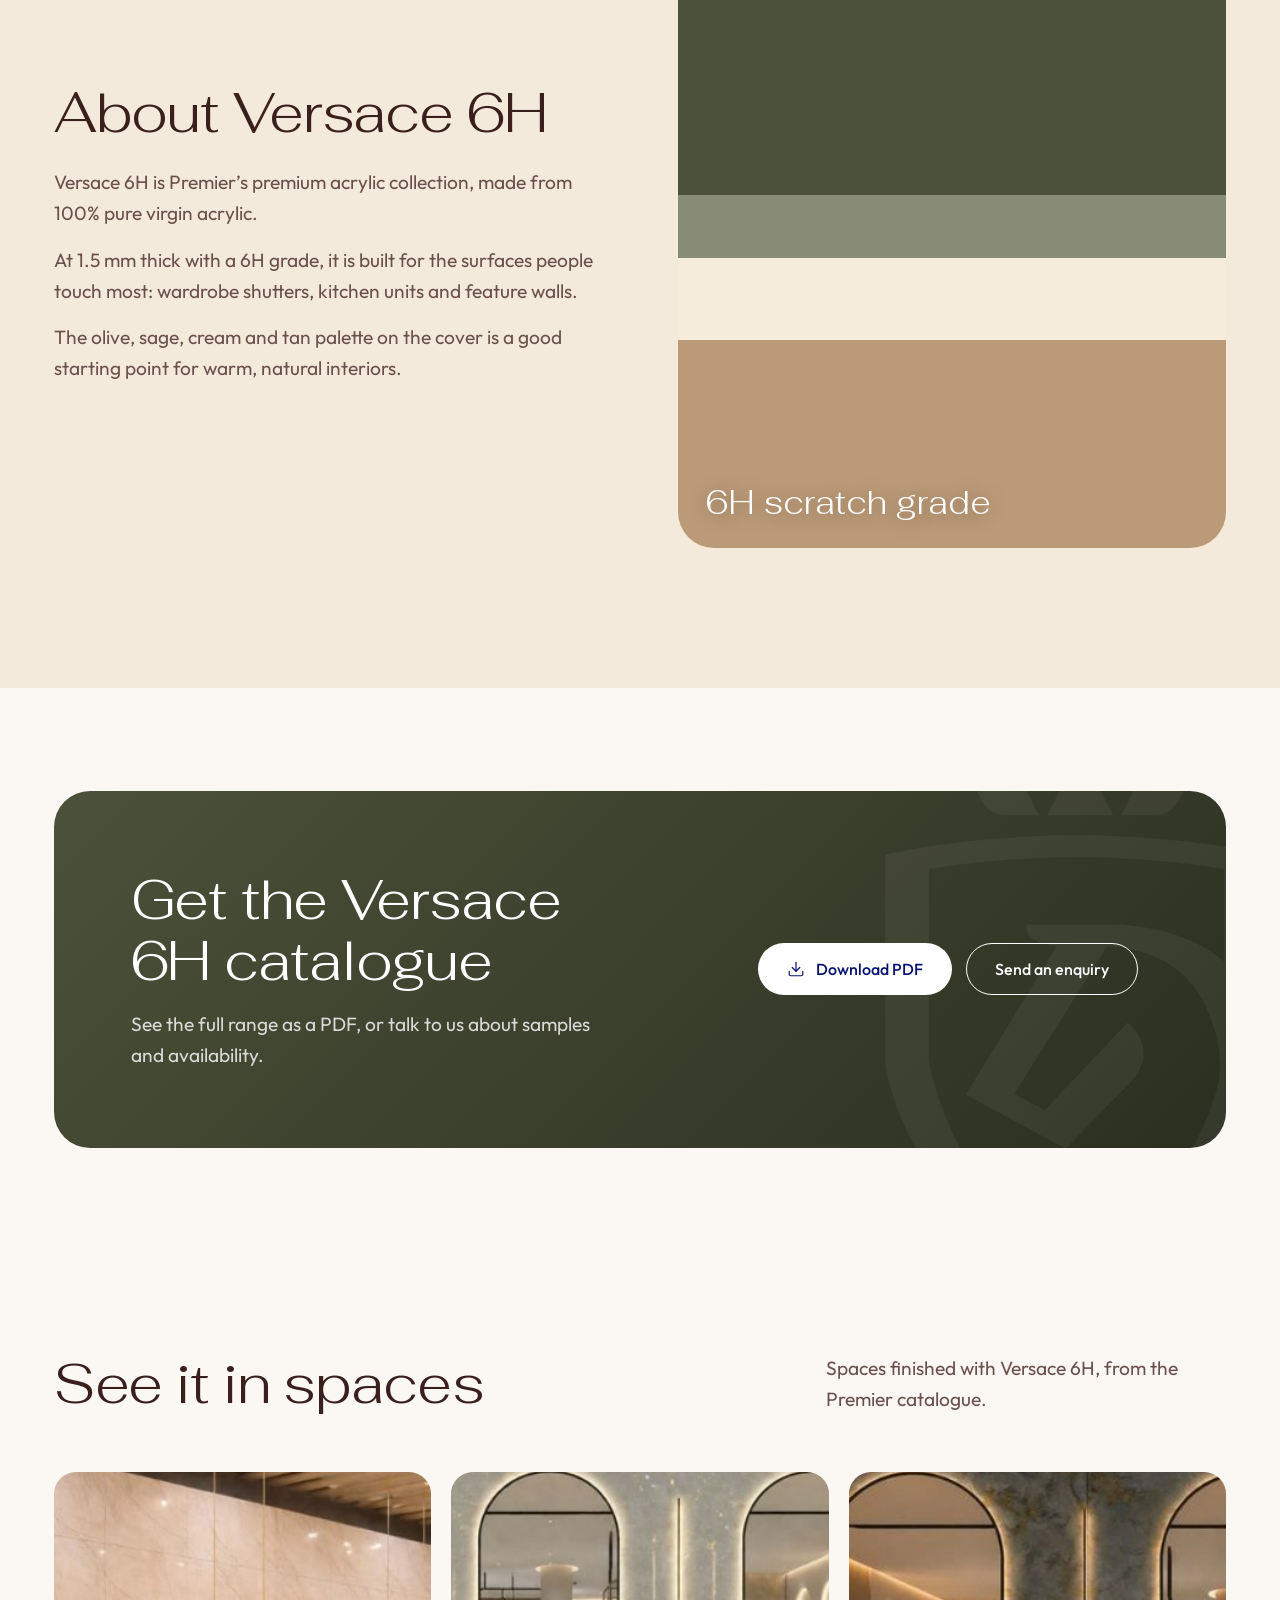
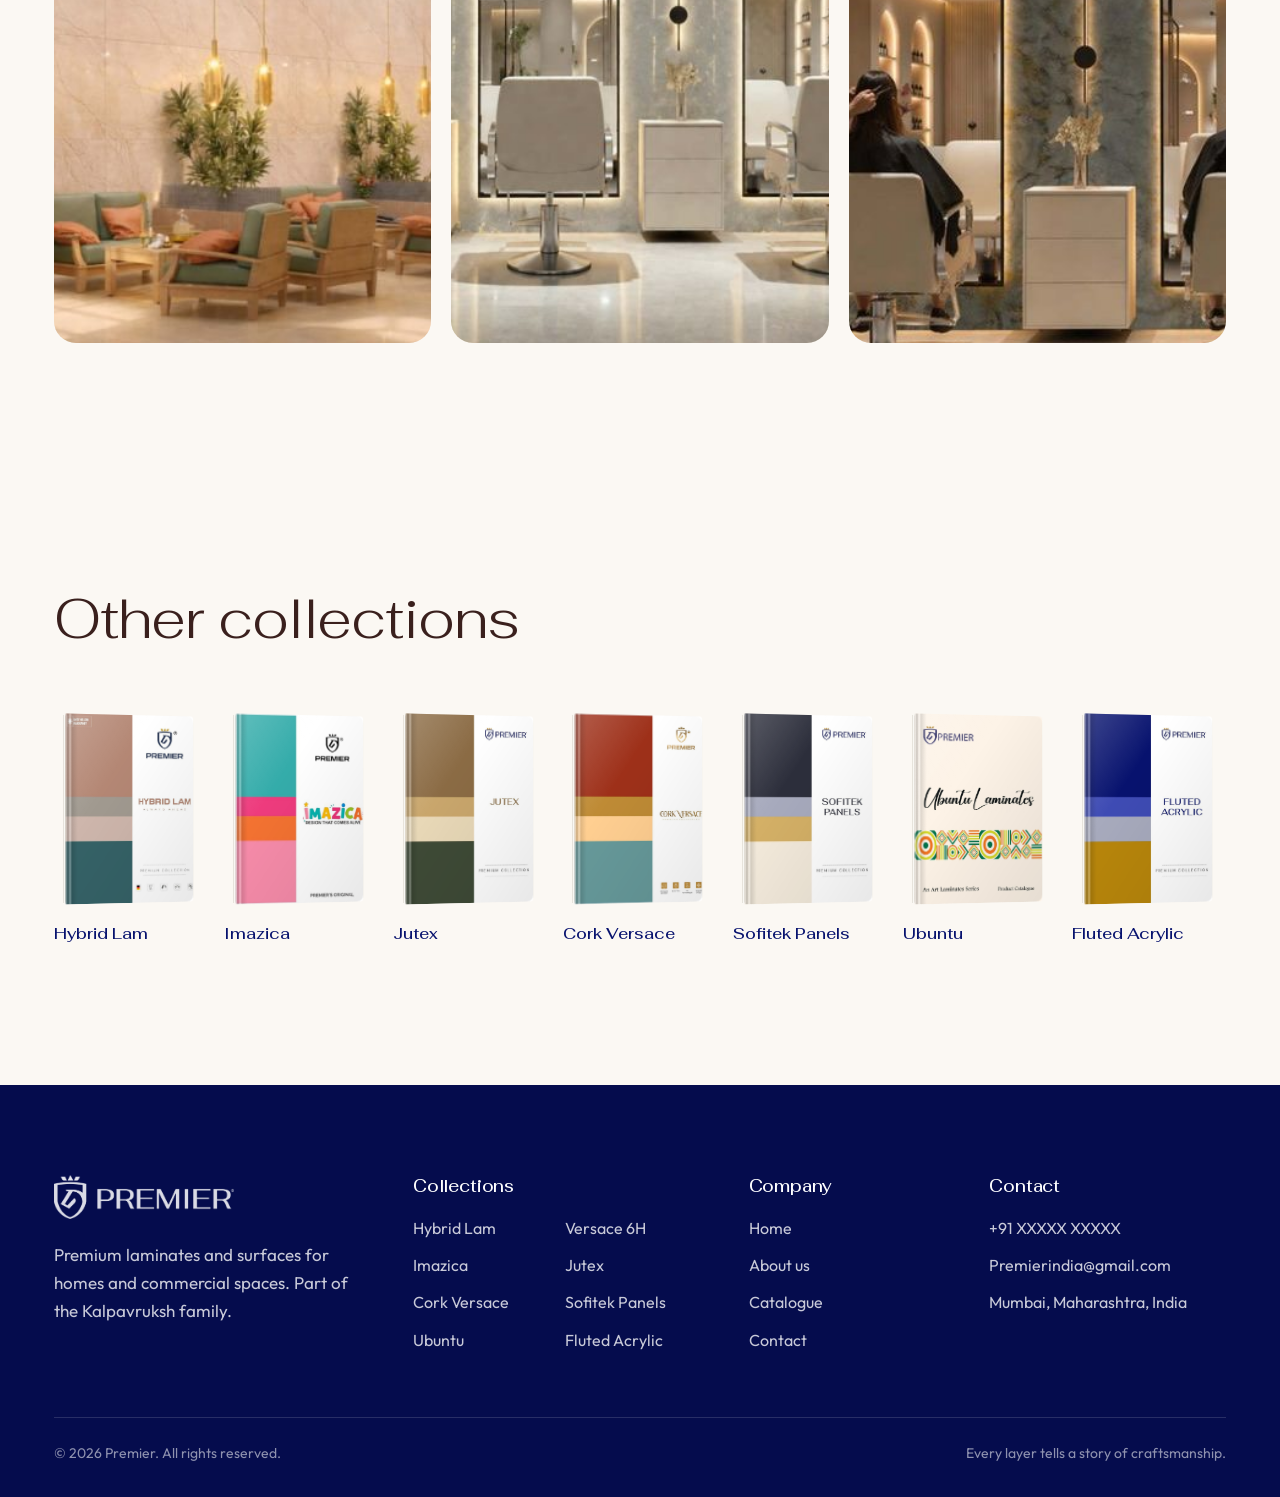
<file: collection-versace-6h.html>
<!doctype html>
<html lang="en"><head><script>var d=document.documentElement;d.classList.add("js");if(matchMedia("(prefers-reduced-motion: reduce)").matches)d.classList.add("rm")</script><meta charset="utf-8"><meta name="viewport" content="width=device-width,initial-scale=1,viewport-fit=cover">
<title>Premier Versace | Premier</title><meta name="description" content="Premier Versace: 100% pure virgin acrylic, 1.5 mm thick, with a 6H scratch grade.">
<link rel="icon" href="assets/logo/premier-symbol.png">
<link rel="stylesheet" href="https://fonts.googleapis.com/css2?family=Fahkwang:wght@300;400;500;600&family=Outfit:wght@300;400;500;600&display=swap">
<link rel="stylesheet" href="assets/css/site.css"><link rel="stylesheet" href="assets/css/motion.css">
</head><body><header class="hdr"><div class="hdr-bar">
<a class="hdr-logo" href="index.html" aria-label="Premier home"><img src="assets/logo/premier-logo.png" alt="Premier" width="160" height="39"></a>
<nav class="nav" aria-label="Main"><a href="index.html">Home</a><a href="about.html">About us</a>
<div class="nav-dd cur"><button type="button" aria-expanded="false" aria-haspopup="true">Collections 
<svg class="icon " aria-hidden="true"
 
  xmlns="http://www.w3.org/2000/svg"
 
 
  viewBox="0 0 24 24"
  fill="none"
  stroke="currentColor"
  stroke-width="2"
  stroke-linecap="round"
  stroke-linejoin="round"
>
  <path d="m6 9 6 6 6-6" />
</svg>
</button><div class="mega"><a href="collection-hybrid-lam.html"><span class="sw"><i style="background:#B48774"></i><i style="background:#A19A90"></i><i style="background:#CEB6AC"></i><i style="background:#356267"></i></span><span><b>Hybrid Lam</b><small>Always ahead</small></span></a><a href="collection-versace-6h.html"><span class="sw"><i style="background:#4C513A"></i><i style="background:#888C75"></i><i style="background:#F5ECDC"></i><i style="background:#BB9A77"></i></span><span><b>Versace 6H</b><small>6H scratch grade</small></span></a><a href="collection-imazica.html"><span class="sw"><i style="background:#34ACAA"></i><i style="background:#EE3B7D"></i><i style="background:#F37332"></i><i style="background:#F68BA9"></i></span><span><b>Imazica</b><small>Design that comes alive</small></span></a><a href="collection-jutex.html"><span class="sw"><i style="background:#8A6B43"></i><i style="background:#C9A66B"></i><i style="background:#E8D8B8"></i><i style="background:#3F4A36"></i></span><span><b>Jutex</b><small>Natural texture</small></span></a><a href="collection-cork-versace.html"><span class="sw"><i style="background:#9E3019"></i><i style="background:#BF8B35"></i><i style="background:#FFCF91"></i><i style="background:#66999A"></i></span><span><b>Cork Versace</b><small>Exquisite design</small></span></a><a href="collection-sofitek-panels.html"><span class="sw"><i style="background:#2C2F3B"></i><i style="background:#A7AABD"></i><i style="background:#D4B067"></i><i style="background:#F4EADC"></i></span><span><b>Sofitek Panels</b><small>Panels for interiors</small></span></a><a href="collection-ubuntu.html"><span class="sw"><i style="background:#00754B"></i><i style="background:#F47920"></i><i style="background:#D2DE29"></i><i style="background:#FDF3E7"></i></span><span><b>Ubuntu</b><small>An art laminates series</small></span></a><a href="collection-fluted-acrylic.html"><span class="sw"><i style="background:#07126E"></i><i style="background:#3F4BB5"></i><i style="background:#A7AABD"></i><i style="background:#B8860B"></i></span><span><b>Fluted Acrylic</b><small>Ribbed texture, acrylic finish</small></span></a></div></div>
<a href="catalogue.html">Catalogue</a><a href="contact.html">Contact</a></nav>
<div class="hdr-cta"><a class="btn btn-gold" href="contact.html">Get in touch</a></div>
<button class="menu-btn" id="menuBtn" aria-label="Open menu">
<svg class="icon " aria-hidden="true"
 
  xmlns="http://www.w3.org/2000/svg"
 
 
  viewBox="0 0 24 24"
  fill="none"
  stroke="currentColor"
  stroke-width="2"
  stroke-linecap="round"
  stroke-linejoin="round"
>
  <path d="M4 5h16" />
  <path d="M4 12h16" />
  <path d="M4 19h16" />
</svg>
</button></div></header>
<div class="drawer" id="drawer" role="dialog" aria-label="Menu"><div class="drawer-top"><img src="assets/logo/premier-logo-white.png" alt="Premier"><button class="x" aria-label="Close menu">
<svg class="icon " aria-hidden="true"
 
  xmlns="http://www.w3.org/2000/svg"
 
 
  viewBox="0 0 24 24"
  fill="none"
  stroke="currentColor"
  stroke-width="2"
  stroke-linecap="round"
  stroke-linejoin="round"
>
  <path d="M18 6 6 18" />
  <path d="m6 6 12 12" />
</svg>
</button></div>
<nav><a href="index.html">Home</a><a href="about.html">About us</a><a href="catalogue.html">Catalogue</a><a href="contact.html">Contact</a>
<div class="sub"><a href="collection-hybrid-lam.html">Hybrid Lam</a><a href="collection-versace-6h.html">Versace 6H</a><a href="collection-imazica.html">Imazica</a><a href="collection-jutex.html">Jutex</a><a href="collection-cork-versace.html">Cork Versace</a><a href="collection-sofitek-panels.html">Sofitek Panels</a><a href="collection-ubuntu.html">Ubuntu</a><a href="collection-fluted-acrylic.html">Fluted Acrylic</a></div></nav></div><main>
<section class="chero"><div class="chero-bg" style="background:linear-gradient(135deg,#4C513A,#2B2F20)"></div><div class="wrap"><nav class="crumbs" aria-label="Breadcrumb"><a href="index.html">Home</a><span>/</span><a href="catalogue.html">Collections</a><span>/</span><span>Versace 6H</span></nav>
<div class="chero-grid"><div><h1 class="t-xl">Versace 6H</h1><p class="lede">100% pure virgin acrylic, 1.5 mm thick, with a 6H scratch grade.</p>
<div class="btn-row"><a class="btn btn-white" href="catalogue/premier-versace-6h-catalogue.pdf" download>
<svg class="icon " aria-hidden="true"
 
  xmlns="http://www.w3.org/2000/svg"
 
 
  viewBox="0 0 24 24"
  fill="none"
  stroke="currentColor"
  stroke-width="2"
  stroke-linecap="round"
  stroke-linejoin="round"
>
  <path d="M12 15V3" />
  <path d="M21 15v4a2 2 0 0 1-2 2H5a2 2 0 0 1-2-2v-4" />
  <path d="m7 10 5 5 5-5" />
</svg>
Download catalogue</a><a class="btn btn-ghost" href="contact.html?c=versace-6h">Enquire about Versace 6H</a></div></div>
<div class="chero-art"><span class="bkw"><span class="bk"><img src="assets/img/cover-versace-6h.jpg" alt="Premier Versace collection cover"></span></span><i></i></div></div></div></section>
<section class="sec-tight"><div class="wrap"><div class="shead"><h2 class="t-l">Highlights</h2><p class="lede">6H scratch grade.</p></div>
<div class="feats" style="--n:3"><div class="feat">
<svg class="icon " aria-hidden="true"
 
  xmlns="http://www.w3.org/2000/svg"
 
 
  viewBox="0 0 24 24"
  fill="none"
  stroke="currentColor"
  stroke-width="2"
  stroke-linecap="round"
  stroke-linejoin="round"
>
  <path d="M10.5 3 8 9l4 13 4-13-2.5-6" />
  <path d="M17 3a2 2 0 0 1 1.6.8l3 4a2 2 0 0 1 .013 2.382l-7.99 10.986a2 2 0 0 1-3.247 0l-7.99-10.986A2 2 0 0 1 2.4 7.8l2.998-3.997A2 2 0 0 1 7 3z" />
  <path d="M2 9h20" />
</svg>
<h3>100% pure virgin acrylic</h3></div><div class="feat">
<svg class="icon " aria-hidden="true"
 
  xmlns="http://www.w3.org/2000/svg"
 
 
  viewBox="0 0 24 24"
  fill="none"
  stroke="currentColor"
  stroke-width="2"
  stroke-linecap="round"
  stroke-linejoin="round"
>
  <path d="M3 7V5a2 2 0 0 1 2-2h2" />
  <path d="M17 3h2a2 2 0 0 1 2 2v2" />
  <path d="M21 17v2a2 2 0 0 1-2 2h-2" />
  <path d="M7 21H5a2 2 0 0 1-2-2v-2" />
  <path d="M7 12h10" />
</svg>
<h3>1.5 mm anti-scratch</h3></div><div class="feat">
<svg class="icon " aria-hidden="true"
 
  xmlns="http://www.w3.org/2000/svg"
 
 
  viewBox="0 0 24 24"
  fill="none"
  stroke="currentColor"
  stroke-width="2"
  stroke-linecap="round"
  stroke-linejoin="round"
>
  <path d="M20 13c0 5-3.5 7.5-7.66 8.95a1 1 0 0 1-.67-.01C7.5 20.5 4 18 4 13V6a1 1 0 0 1 1-1c2 0 4.5-1.2 6.24-2.72a1.17 1.17 0 0 1 1.52 0C14.51 3.81 17 5 19 5a1 1 0 0 1 1 1z" />
  <path d="m9 12 2 2 4-4" />
</svg>
<h3>6H grade</h3></div></div></div></section>
<section class="sec" style="background:var(--cream)"><div class="wrap split"><div class="split-copy"><h2 class="t-l">About Versace 6H</h2><p class="lede">Versace 6H is Premier’s premium acrylic collection, made from 100% pure virgin acrylic.</p><p class="lede">At 1.5 mm thick with a 6H grade, it is built for the surfaces people touch most: wardrobe shutters, kitchen units and feature walls.</p><p class="lede">The olive, sage, cream and tan palette on the cover is a good starting point for warm, natural interiors.</p></div>
<div class="split-media"><div class="swblock"><i style="background:#4C513A"></i><i style="background:#888C75"></i><i style="background:#F5ECDC"></i><i style="background:#BB9A77"></i><span>6H scratch grade</span></div></div></div></section>

<section class="sec-tight" style=""><div class="wrap"><div class="cta-box" style="background:linear-gradient(135deg,#4C513A,#2B2F20)"><div><h2 class="t-l">Get the Versace 6H catalogue</h2><p class="lede">See the full range as a PDF, or talk to us about samples and availability.</p></div>
<div class="btn-row"><a class="btn btn-white" href="catalogue/premier-versace-6h-catalogue.pdf" download>
<svg class="icon " aria-hidden="true"
 
  xmlns="http://www.w3.org/2000/svg"
 
 
  viewBox="0 0 24 24"
  fill="none"
  stroke="currentColor"
  stroke-width="2"
  stroke-linecap="round"
  stroke-linejoin="round"
>
  <path d="M12 15V3" />
  <path d="M21 15v4a2 2 0 0 1-2 2H5a2 2 0 0 1-2-2v-4" />
  <path d="m7 10 5 5 5-5" />
</svg>
Download PDF</a><a class="btn btn-ghost" href="contact.html?c=versace-6h">Send an enquiry</a></div></div></div></section>
<section class="sec-tight"><div class="wrap"><div class="shead"><h2 class="t-l">See it in spaces</h2><p class="lede">Spaces finished with Versace 6H, from the Premier catalogue.</p></div><div class="gal"><figure style="--s:4;--ar:4/5"><img src="assets/img/v6h-lobby.jpg" alt="A lounge with a marble-finish wall" loading="lazy"></figure><figure style="--s:4;--ar:4/5"><img src="assets/img/v6h-salon-b.jpg" alt="A salon with arched mirrors on a stone-finish wall" loading="lazy"></figure><figure style="--s:4;--ar:4/5"><img src="assets/img/v6h-salon-a.jpg" alt="Stylists at work in front of mirrors on a stone-finish wall" loading="lazy"></figure></div></div></section><section class="sec"><div class="wrap"><div class="shead"><h2 class="t-l">Other collections</h2></div><div class="others"><a href="collection-hybrid-lam.html"><div class="o"><span class="bkw"><span class="bk"><img src="assets/img/cover-hybrid-lam.jpg" alt="" loading="lazy"></span></span></div><b>Hybrid Lam</b></a><a href="collection-imazica.html"><div class="o"><span class="bkw"><span class="bk"><img src="assets/img/cover-imazica.jpg" alt="" loading="lazy"></span></span></div><b>Imazica</b></a><a href="collection-jutex.html"><div class="o"><span class="bkw"><span class="bk"><img src="assets/img/cover-jutex.jpg" alt="" loading="lazy"></span></span></div><b>Jutex</b></a><a href="collection-cork-versace.html"><div class="o"><span class="bkw"><span class="bk"><img src="assets/img/cover-cork-versace.jpg" alt="" loading="lazy"></span></span></div><b>Cork Versace</b></a><a href="collection-sofitek-panels.html"><div class="o"><span class="bkw"><span class="bk"><img src="assets/img/cover-sofitek-panels.jpg" alt="" loading="lazy"></span></span></div><b>Sofitek Panels</b></a><a href="collection-ubuntu.html"><div class="o"><span class="bkw"><span class="bk"><img src="assets/img/cover-ubuntu.jpg" alt="" loading="lazy"></span></span></div><b>Ubuntu</b></a><a href="collection-fluted-acrylic.html"><div class="o"><span class="bkw"><span class="bk"><img src="assets/img/cover-fluted-acrylic.jpg" alt="" loading="lazy"></span></span></div><b>Fluted Acrylic</b></a></div></div></section>
</main><footer class="ftr"><div class="wrap"><div class="ftr-grid">
<div><img class="lg" src="assets/logo/premier-logo-white.png" alt="Premier"><p style="max-width:32ch">Premium laminates and surfaces for homes and commercial spaces. Part of the Kalpavruksh family.</p></div>
<div><h4>Collections</h4><ul class="cols2"><li><a href="collection-hybrid-lam.html">Hybrid Lam</a></li><li><a href="collection-versace-6h.html">Versace 6H</a></li><li><a href="collection-imazica.html">Imazica</a></li><li><a href="collection-jutex.html">Jutex</a></li><li><a href="collection-cork-versace.html">Cork Versace</a></li><li><a href="collection-sofitek-panels.html">Sofitek Panels</a></li><li><a href="collection-ubuntu.html">Ubuntu</a></li><li><a href="collection-fluted-acrylic.html">Fluted Acrylic</a></li></ul></div>
<div><h4>Company</h4><ul><li><a href="index.html">Home</a></li><li><a href="about.html">About us</a></li><li><a href="catalogue.html">Catalogue</a></li><li><a href="contact.html">Contact</a></li></ul></div>
<div><h4>Contact</h4><ul><li>+91 XXXXX XXXXX</li><li>Premierindia@gmail.com</li><li>Mumbai, Maharashtra, India</li></ul></div></div>
<div class="ftr-bot"><span>© 2026 Premier. All rights reserved.</span><span>Every layer tells a story of craftsmanship.</span></div></div></footer>
<script src="assets/js/site.js"></script><script src="assets/js/motion.js" defer></script></body></html>
</file>
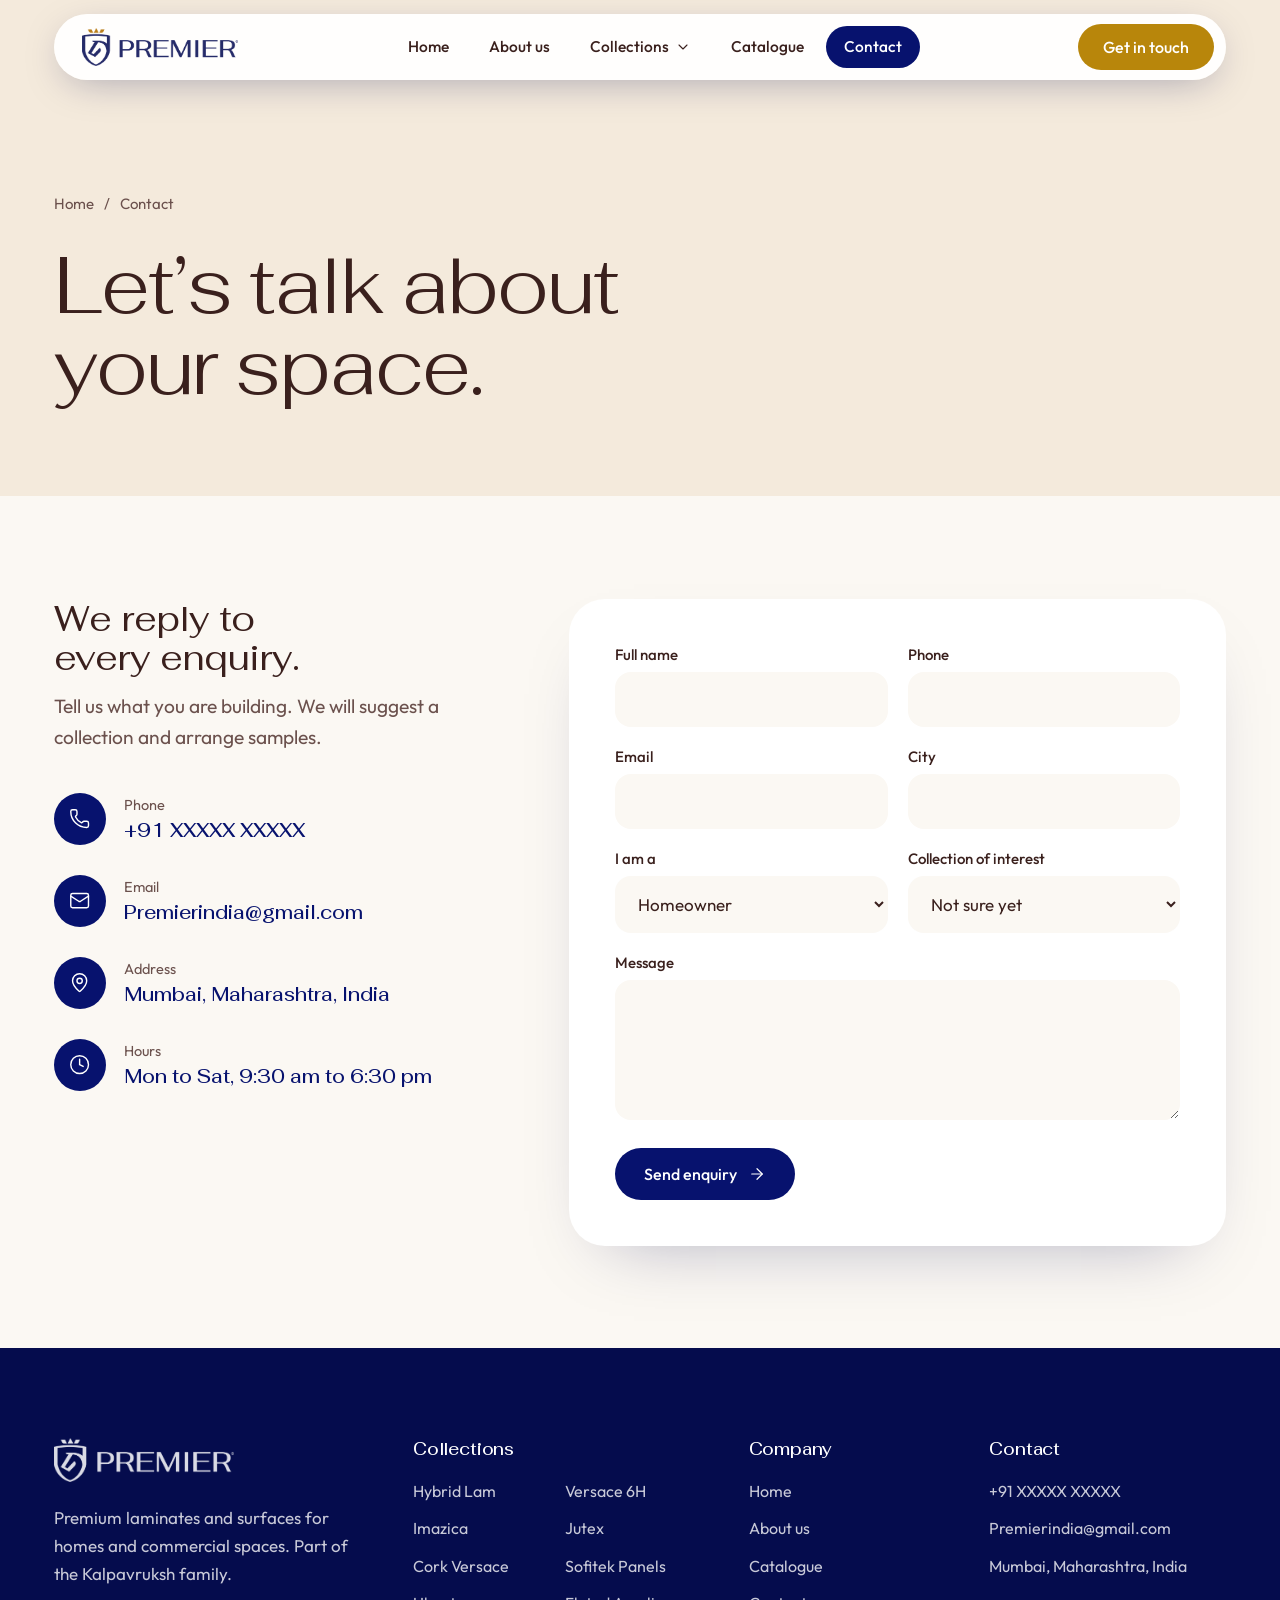
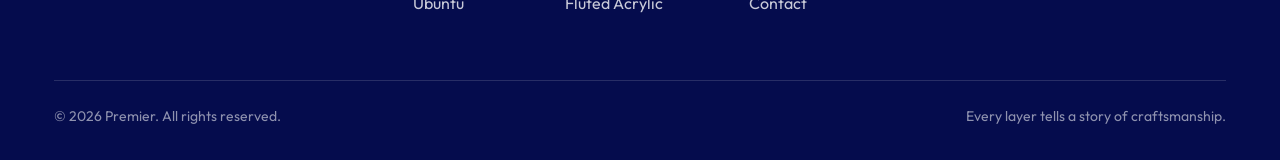
<file: contact.html>
<!doctype html>
<html lang="en"><head><script>var d=document.documentElement;d.classList.add("js");if(matchMedia("(prefers-reduced-motion: reduce)").matches)d.classList.add("rm")</script><meta charset="utf-8"><meta name="viewport" content="width=device-width,initial-scale=1,viewport-fit=cover">
<title>Contact Premier</title><meta name="description" content="Contact Premier for samples, catalogues, dealer enquiries and project advice.">
<link rel="icon" href="assets/logo/premier-symbol.png">
<link rel="stylesheet" href="https://fonts.googleapis.com/css2?family=Fahkwang:wght@300;400;500;600&family=Outfit:wght@300;400;500;600&display=swap">
<link rel="stylesheet" href="assets/css/site.css"><link rel="stylesheet" href="assets/css/motion.css">
</head><body><header class="hdr"><div class="hdr-bar">
<a class="hdr-logo" href="index.html" aria-label="Premier home"><img src="assets/logo/premier-logo.png" alt="Premier" width="160" height="39"></a>
<nav class="nav" aria-label="Main"><a href="index.html">Home</a><a href="about.html">About us</a>
<div class="nav-dd"><button type="button" aria-expanded="false" aria-haspopup="true">Collections 
<svg class="icon " aria-hidden="true"
 
  xmlns="http://www.w3.org/2000/svg"
 
 
  viewBox="0 0 24 24"
  fill="none"
  stroke="currentColor"
  stroke-width="2"
  stroke-linecap="round"
  stroke-linejoin="round"
>
  <path d="m6 9 6 6 6-6" />
</svg>
</button><div class="mega"><a href="collection-hybrid-lam.html"><span class="sw"><i style="background:#B48774"></i><i style="background:#A19A90"></i><i style="background:#CEB6AC"></i><i style="background:#356267"></i></span><span><b>Hybrid Lam</b><small>Always ahead</small></span></a><a href="collection-versace-6h.html"><span class="sw"><i style="background:#4C513A"></i><i style="background:#888C75"></i><i style="background:#F5ECDC"></i><i style="background:#BB9A77"></i></span><span><b>Versace 6H</b><small>6H scratch grade</small></span></a><a href="collection-imazica.html"><span class="sw"><i style="background:#34ACAA"></i><i style="background:#EE3B7D"></i><i style="background:#F37332"></i><i style="background:#F68BA9"></i></span><span><b>Imazica</b><small>Design that comes alive</small></span></a><a href="collection-jutex.html"><span class="sw"><i style="background:#8A6B43"></i><i style="background:#C9A66B"></i><i style="background:#E8D8B8"></i><i style="background:#3F4A36"></i></span><span><b>Jutex</b><small>Natural texture</small></span></a><a href="collection-cork-versace.html"><span class="sw"><i style="background:#9E3019"></i><i style="background:#BF8B35"></i><i style="background:#FFCF91"></i><i style="background:#66999A"></i></span><span><b>Cork Versace</b><small>Exquisite design</small></span></a><a href="collection-sofitek-panels.html"><span class="sw"><i style="background:#2C2F3B"></i><i style="background:#A7AABD"></i><i style="background:#D4B067"></i><i style="background:#F4EADC"></i></span><span><b>Sofitek Panels</b><small>Panels for interiors</small></span></a><a href="collection-ubuntu.html"><span class="sw"><i style="background:#00754B"></i><i style="background:#F47920"></i><i style="background:#D2DE29"></i><i style="background:#FDF3E7"></i></span><span><b>Ubuntu</b><small>An art laminates series</small></span></a><a href="collection-fluted-acrylic.html"><span class="sw"><i style="background:#07126E"></i><i style="background:#3F4BB5"></i><i style="background:#A7AABD"></i><i style="background:#B8860B"></i></span><span><b>Fluted Acrylic</b><small>Ribbed texture, acrylic finish</small></span></a></div></div>
<a href="catalogue.html">Catalogue</a><a href="contact.html" aria-current="page">Contact</a></nav>
<div class="hdr-cta"><a class="btn btn-gold" href="contact.html">Get in touch</a></div>
<button class="menu-btn" id="menuBtn" aria-label="Open menu">
<svg class="icon " aria-hidden="true"
 
  xmlns="http://www.w3.org/2000/svg"
 
 
  viewBox="0 0 24 24"
  fill="none"
  stroke="currentColor"
  stroke-width="2"
  stroke-linecap="round"
  stroke-linejoin="round"
>
  <path d="M4 5h16" />
  <path d="M4 12h16" />
  <path d="M4 19h16" />
</svg>
</button></div></header>
<div class="drawer" id="drawer" role="dialog" aria-label="Menu"><div class="drawer-top"><img src="assets/logo/premier-logo-white.png" alt="Premier"><button class="x" aria-label="Close menu">
<svg class="icon " aria-hidden="true"
 
  xmlns="http://www.w3.org/2000/svg"
 
 
  viewBox="0 0 24 24"
  fill="none"
  stroke="currentColor"
  stroke-width="2"
  stroke-linecap="round"
  stroke-linejoin="round"
>
  <path d="M18 6 6 18" />
  <path d="m6 6 12 12" />
</svg>
</button></div>
<nav><a href="index.html">Home</a><a href="about.html">About us</a><a href="catalogue.html">Catalogue</a><a href="contact.html">Contact</a>
<div class="sub"><a href="collection-hybrid-lam.html">Hybrid Lam</a><a href="collection-versace-6h.html">Versace 6H</a><a href="collection-imazica.html">Imazica</a><a href="collection-jutex.html">Jutex</a><a href="collection-cork-versace.html">Cork Versace</a><a href="collection-sofitek-panels.html">Sofitek Panels</a><a href="collection-ubuntu.html">Ubuntu</a><a href="collection-fluted-acrylic.html">Fluted Acrylic</a></div></nav></div><main>
<section class="phero"><div class="wrap"><nav class="crumbs" aria-label="Breadcrumb"><a href="index.html">Home</a><span>/</span><span>Contact</span></nav>
<h1 class="t-xl" style="max-width:12ch">Let’s talk about your space.</h1></div></section>
<section class="sec-tight"><div class="wrap cgrid2"><div><h2 class="t-m">We reply to every enquiry.</h2><p class="lede" style="margin-top:14px">Tell us what you are building. We will suggest a collection and arrange samples.</p>
<div class="info"><div><span class="ic">
<svg class="icon " aria-hidden="true"
 
  xmlns="http://www.w3.org/2000/svg"
 
 
  viewBox="0 0 24 24"
  fill="none"
  stroke="currentColor"
  stroke-width="2"
  stroke-linecap="round"
  stroke-linejoin="round"
>
  <path d="M13.832 16.568a1 1 0 0 0 1.213-.303l.355-.465A2 2 0 0 1 17 15h3a2 2 0 0 1 2 2v3a2 2 0 0 1-2 2A18 18 0 0 1 2 4a2 2 0 0 1 2-2h3a2 2 0 0 1 2 2v3a2 2 0 0 1-.8 1.6l-.468.351a1 1 0 0 0-.292 1.233 14 14 0 0 0 6.392 6.384" />
</svg>
</span><span><small>Phone</small><b>+91 XXXXX XXXXX</b></span></div>
<div><span class="ic">
<svg class="icon " aria-hidden="true"
 
  xmlns="http://www.w3.org/2000/svg"
 
 
  viewBox="0 0 24 24"
  fill="none"
  stroke="currentColor"
  stroke-width="2"
  stroke-linecap="round"
  stroke-linejoin="round"
>
  <path d="m22 7-8.991 5.727a2 2 0 0 1-2.009 0L2 7" />
  <rect x="2" y="4" width="20" height="16" rx="2" />
</svg>
</span><span><small>Email</small><b>Premierindia@gmail.com</b></span></div>
<div><span class="ic">
<svg class="icon " aria-hidden="true"
 
  xmlns="http://www.w3.org/2000/svg"
 
 
  viewBox="0 0 24 24"
  fill="none"
  stroke="currentColor"
  stroke-width="2"
  stroke-linecap="round"
  stroke-linejoin="round"
>
  <path d="M20 10c0 4.993-5.539 10.193-7.399 11.799a1 1 0 0 1-1.202 0C9.539 20.193 4 14.993 4 10a8 8 0 0 1 16 0" />
  <circle cx="12" cy="10" r="3" />
</svg>
</span><span><small>Address</small><b>Mumbai, Maharashtra, India</b></span></div>
<div><span class="ic">
<svg class="icon " aria-hidden="true"
 
  xmlns="http://www.w3.org/2000/svg"
 
 
  viewBox="0 0 24 24"
  fill="none"
  stroke="currentColor"
  stroke-width="2"
  stroke-linecap="round"
  stroke-linejoin="round"
>
  <circle cx="12" cy="12" r="10" />
  <path d="M12 6v6l4 2" />
</svg>
</span><span><small>Hours</small><b>Mon to Sat, 9:30 am to 6:30 pm</b></span></div></div></div>
<form class="form" id="enq" novalidate>
<div class="field"><label for="f-name">Full name</label><input id="f-name" name="name" autocomplete="name" data-req><p class="err">Enter your name.</p></div>
<div class="field"><label for="f-phone">Phone</label><input id="f-phone" name="phone" type="tel" autocomplete="tel" data-req><p class="err">Enter a 10-digit phone number.</p></div>
<div class="field"><label for="f-email">Email</label><input id="f-email" name="email" type="email" autocomplete="email" data-req><p class="err">Enter a valid email address.</p></div>
<div class="field"><label for="f-city">City</label><input id="f-city" name="city" autocomplete="address-level2" data-req><p class="err">Enter your city.</p></div>
<div class="field"><label for="f-role">I am a</label><select id="f-role" name="role"><option>Homeowner</option><option>Architect or designer</option><option>Contractor or carpenter</option><option>Dealer</option><option>Other</option></select></div>
<div class="field"><label for="f-col">Collection of interest</label><select id="f-col" name="collection"><option value="">Not sure yet</option><option value="hybrid-lam">Hybrid Lam</option><option value="versace-6h">Versace 6H</option><option value="imazica">Imazica</option><option value="jutex">Jutex</option><option value="cork-versace">Cork Versace</option><option value="sofitek-panels">Sofitek Panels</option><option value="ubuntu">Ubuntu</option><option value="fluted-acrylic">Fluted Acrylic</option></select></div>
<div class="field full"><label for="f-msg">Message</label><textarea id="f-msg" name="message"></textarea></div>
<div class="full"><button class="btn btn-sapphire" type="submit">Send enquiry 
<svg class="icon " aria-hidden="true"
 
  xmlns="http://www.w3.org/2000/svg"
 
 
  viewBox="0 0 24 24"
  fill="none"
  stroke="currentColor"
  stroke-width="2"
  stroke-linecap="round"
  stroke-linejoin="round"
>
  <path d="M5 12h14" />
  <path d="m12 5 7 7-7 7" />
</svg>
</button></div>
<p class="form-note full" id="formNote" role="status"></p></form></div></section></main><footer class="ftr"><div class="wrap"><div class="ftr-grid">
<div><img class="lg" src="assets/logo/premier-logo-white.png" alt="Premier"><p style="max-width:32ch">Premium laminates and surfaces for homes and commercial spaces. Part of the Kalpavruksh family.</p></div>
<div><h4>Collections</h4><ul class="cols2"><li><a href="collection-hybrid-lam.html">Hybrid Lam</a></li><li><a href="collection-versace-6h.html">Versace 6H</a></li><li><a href="collection-imazica.html">Imazica</a></li><li><a href="collection-jutex.html">Jutex</a></li><li><a href="collection-cork-versace.html">Cork Versace</a></li><li><a href="collection-sofitek-panels.html">Sofitek Panels</a></li><li><a href="collection-ubuntu.html">Ubuntu</a></li><li><a href="collection-fluted-acrylic.html">Fluted Acrylic</a></li></ul></div>
<div><h4>Company</h4><ul><li><a href="index.html">Home</a></li><li><a href="about.html">About us</a></li><li><a href="catalogue.html">Catalogue</a></li><li><a href="contact.html">Contact</a></li></ul></div>
<div><h4>Contact</h4><ul><li>+91 XXXXX XXXXX</li><li>Premierindia@gmail.com</li><li>Mumbai, Maharashtra, India</li></ul></div></div>
<div class="ftr-bot"><span>© 2026 Premier. All rights reserved.</span><span>Every layer tells a story of craftsmanship.</span></div></div></footer>
<script src="assets/js/site.js"></script><script src="assets/js/motion.js" defer></script></body></html><script>(function(){var q=new URLSearchParams(location.search).get('c');if(q){var s=document.getElementById('f-col');if(s)s.value=q}})()</script>
</file>
<file: assets/css/site.css>
/* Premier — design tokens from Brand Guidelines 2025
   Concept: sapphire + gold brand shell; each collection brings its own cover colours to the page. */
@font-face{font-family:'Fahkwang';font-weight:300;font-display:swap;src:url(../fonts/fahkwang-latin-300-normal.woff2) format('woff2')}
@font-face{font-family:'Fahkwang';font-weight:400;font-display:swap;src:url(../fonts/fahkwang-latin-400-normal.woff2) format('woff2')}
@font-face{font-family:'Fahkwang';font-weight:500;font-display:swap;src:url(../fonts/fahkwang-latin-500-normal.woff2) format('woff2')}
@font-face{font-family:'Fahkwang';font-weight:600;font-display:swap;src:url(../fonts/fahkwang-latin-600-normal.woff2) format('woff2')}
@font-face{font-family:'Outfit';font-weight:300;font-display:swap;src:url(../fonts/outfit-latin-300-normal.woff2) format('woff2')}
@font-face{font-family:'Outfit';font-weight:400;font-display:swap;src:url(../fonts/outfit-latin-400-normal.woff2) format('woff2')}
@font-face{font-family:'Outfit';font-weight:500;font-display:swap;src:url(../fonts/outfit-latin-500-normal.woff2) format('woff2')}
@font-face{font-family:'Outfit';font-weight:600;font-display:swap;src:url(../fonts/outfit-latin-600-normal.woff2) format('woff2')}

:root{
  --sapphire:#07126E; --sapphire-deep:#050C4D; --sapphire-soft:#262C6B;
  --gold:#B8860B; --gold-light:#D4B067;
  --cream:#F4EADC; --paper:#FBF8F3; --white:#fff;
  --ink:#3A201D;            /* brand brown used for text */
  --ink-soft:#6B514D;
  --line:rgba(58,32,29,.14);
  --f-head:'Fahkwang','Helvetica Neue',Arial,sans-serif;
  --f-body:'Outfit','Helvetica Neue',Arial,sans-serif;
  --gutter:max(20px,4.2vw);
  --sec:clamp(88px,11vw,168px);
  --max:1360px;
  --r-lg:36px; --r-md:22px;
  color-scheme:light;
}
*{box-sizing:border-box}
html{scroll-behavior:smooth}
body{margin:0;background:var(--paper);color:var(--ink);font:400 17px/1.65 var(--f-body);-webkit-font-smoothing:antialiased;overflow-x:hidden}
img{display:block;max-width:100%;height:auto}
a{color:inherit;text-decoration:none}
h1,h2,h3,h4{font-family:var(--f-head);font-weight:400;line-height:1.1;margin:0;text-wrap:balance;letter-spacing:-.01em}
p{margin:0;text-wrap:pretty}
.wrap{max-width:var(--max);margin-inline:auto;padding-inline:var(--gutter)}
.sec{padding-block:var(--sec)}
.sec-tight{padding-block:clamp(64px,8vw,120px)}
.t-xl{font-size:clamp(42px,6.2vw,100px);font-weight:300;line-height:1.02;letter-spacing:-.025em}
.t-l{font-size:clamp(34px,4.4vw,68px);font-weight:300;letter-spacing:-.02em}
.t-m{font-size:clamp(26px,2.8vw,40px);font-weight:400}
.lede{font-size:clamp(18px,1.5vw,21px);line-height:1.6;color:var(--ink-soft);max-width:58ch}
.on-dark .lede,.on-dark{color:rgba(255,255,255,.82)}
.stack>*+*{margin-top:var(--s,20px)}
.icon{width:1.25em;height:1.25em;flex:none;stroke-width:1.6}
:focus-visible{outline:3px solid var(--gold);outline-offset:3px;border-radius:8px}

/* Buttons */
.btn{display:inline-flex;align-items:center;gap:.7em;padding:16px 28px;border-radius:999px;font:500 16px/1 var(--f-body);border:1.5px solid transparent;cursor:pointer;transition:background .25s,color .25s,border-color .25s,transform .25s}
.btn .icon{width:18px;height:18px}
.btn-gold{background:var(--gold);color:#fff}.btn-gold:hover{background:#9a6f08}
.btn-sapphire{background:var(--sapphire);color:#fff}.btn-sapphire:hover{background:var(--sapphire-soft)}
.btn-ghost{border-color:currentColor;background:transparent}.btn-ghost:hover{background:rgba(255,255,255,.12)}
.btn-ghost.dk:hover{background:rgba(7,18,110,.07)}
.btn-white{background:#fff;color:var(--sapphire)}.btn-white:hover{background:var(--cream)}
.btn-row{display:flex;flex-wrap:wrap;gap:14px}

/* Header: floating pill */
.hdr{position:fixed;z-index:50;top:14px;left:0;right:0;padding-inline:var(--gutter);pointer-events:none}
.hdr-bar{pointer-events:auto;max-width:var(--max);margin-inline:auto;background:rgba(255,255,255,.94);backdrop-filter:blur(14px);-webkit-backdrop-filter:blur(14px);border-radius:999px;display:flex;align-items:center;justify-content:space-between;gap:16px;padding:10px 12px 10px 28px;box-shadow:0 10px 40px -12px rgba(5,12,77,.35)}
.hdr-logo img{height:38px;width:auto}
.nav{display:flex;align-items:center;gap:4px}
.nav>a,.nav-dd>button{font:500 15.5px/1 var(--f-body);padding:13px 18px;border-radius:999px;color:var(--ink);background:none;border:0;cursor:pointer;display:inline-flex;align-items:center;gap:6px;transition:background .2s}
.nav>a:hover,.nav-dd>button:hover,.nav-dd.open>button{background:var(--cream)}
.nav a[aria-current="page"],.nav-dd.cur>button{background:var(--sapphire);color:#fff}
.nav-dd{position:relative}
.nav-dd .icon{width:16px;height:16px;transition:transform .25s}
.nav-dd.open .icon{transform:rotate(180deg)}
.mega{position:absolute;top:calc(100% + 22px);left:50%;transform:translateX(-50%) translateY(8px);width:min(860px,92vw);background:#fff;border-radius:28px;box-shadow:0 30px 80px -20px rgba(5,12,77,.4);padding:14px;display:grid;grid-template-columns:1fr 1fr;gap:4px;opacity:0;visibility:hidden;transition:opacity .22s,transform .22s,visibility .22s}
.nav-dd.open .mega{opacity:1;visibility:visible;transform:translateX(-50%) translateY(0)}
.mega a{display:flex;align-items:center;gap:16px;padding:14px 16px;border-radius:18px;transition:background .2s}
.mega a:hover{background:var(--cream)}
.mega b{display:block;font:500 17px/1.2 var(--f-head);color:var(--sapphire)}
.mega small{display:block;font-size:14px;color:var(--ink-soft);margin-top:3px}
.sw{display:grid;grid-template-rows:2.2fr 1fr 1fr 2fr;width:34px;height:54px;border-radius:7px;overflow:hidden;flex:none}
.hdr-cta{margin-left:6px}
.hdr-cta .btn{padding:14px 24px}
.menu-btn{display:none;width:48px;height:48px;border-radius:50%;border:0;background:var(--sapphire);color:#fff;cursor:pointer;align-items:center;justify-content:center}
.drawer{position:fixed;inset:0;z-index:60;background:var(--sapphire-deep);color:#fff;padding:24px var(--gutter) 40px;overflow:auto;transform:translateY(-100%);transition:transform .45s cubic-bezier(.7,0,.2,1);visibility:hidden}
.drawer.open{transform:none;visibility:visible}
.drawer-top{display:flex;justify-content:space-between;align-items:center;margin-bottom:28px}
.drawer-top img{height:36px}
.drawer .x{width:48px;height:48px;border-radius:50%;border:1.5px solid rgba(255,255,255,.4);background:none;color:#fff;cursor:pointer;display:grid;place-items:center}
.drawer nav a{display:block;font:300 34px/1.2 var(--f-head);padding:14px 0;border-bottom:1px solid rgba(255,255,255,.14)}
.drawer .sub{display:grid;grid-template-columns:1fr 1fr;gap:4px 18px;padding:14px 0 6px}
.drawer .sub a{font:400 17px/1.3 var(--f-body);padding:9px 0;border:0;color:rgba(255,255,255,.78)}
@media(max-width:1020px){.nav,.hdr-cta{display:none}.menu-btn{display:inline-flex}.hdr-bar{padding-left:20px}}

/* Hero (home) */
.hero{position:relative;background:var(--sapphire);color:#fff;padding-top:clamp(130px,14vw,170px);padding-bottom:clamp(72px,8vw,120px);overflow:hidden;isolation:isolate}
.hero::before{content:"";position:absolute;inset:0;z-index:-1;background:url(../logo/premier-symbol-white.png) 0 0/92px auto;opacity:.045;-webkit-mask-image:linear-gradient(100deg,#000 0,transparent 60%);mask-image:linear-gradient(100deg,#000 0,transparent 60%)}
.hero-grid{display:grid;grid-template-columns:minmax(0,1.05fr) minmax(0,.95fr);gap:clamp(32px,5vw,90px);align-items:center}
.hero h1{margin-bottom:28px}
.hero .lede{color:rgba(255,255,255,.82);margin-bottom:38px}
.hero-art{position:relative;aspect-ratio:4/5;max-height:720px;width:min(100%,560px);margin-left:auto}
.arch{position:absolute;inset:0 0 0 12%;border-radius:999px 999px 28px 28px;overflow:hidden;box-shadow:0 40px 80px -30px rgba(0,0,0,.6)}
.arch img{width:100%;height:100%;object-fit:cover;object-position:35% 50%}
.fcard{position:absolute;border-radius:10px;box-shadow:0 26px 50px -18px rgba(0,0,0,.55);overflow:hidden;background:#fff}
.fcard img{width:100%;height:auto}
.fcard.a{width:34%;left:0;bottom:7%}
.fcard.b{width:25%;right:-3%;bottom:20%}
.chip{position:absolute;display:flex;align-items:center;gap:10px;background:#fff;color:var(--sapphire);font:500 15px/1.2 var(--f-body);padding:12px 18px 12px 14px;border-radius:999px;box-shadow:0 14px 34px -12px rgba(0,0,0,.45)}
.chip .icon{color:var(--gold);width:22px;height:22px}
.chip.c1{top:9%;left:0}
@keyframes rise{from{clip-path:inset(100% 0 0 0 round 999px 999px 28px 28px)}to{clip-path:inset(0 0 0 0 round 999px 999px 28px 28px)}}
@keyframes pop{from{opacity:0;transform:translateY(34px) scale(.94)}to{opacity:1;transform:none}}
@keyframes fadeUp{from{opacity:0;transform:translateY(22px)}to{opacity:1;transform:none}}
.hero .arch{animation:rise 1.3s cubic-bezier(.2,.7,.1,1) backwards}
.hero .fcard.a{animation:pop .9s .7s cubic-bezier(.2,.7,.1,1) backwards}
.hero .fcard.b{animation:pop .9s .9s cubic-bezier(.2,.7,.1,1) backwards}
.hero .chip{animation:pop .8s 1.1s cubic-bezier(.2,.7,.1,1) backwards}
.hero .hero-copy>*{animation:fadeUp .9s cubic-bezier(.2,.7,.1,1) backwards}
.hero .hero-copy>:nth-child(2){animation-delay:.12s}.hero .hero-copy>:nth-child(3){animation-delay:.24s}
@media(max-width:900px){.hero-grid{grid-template-columns:1fr}.hero-art{margin:20px auto 0;width:min(100%,460px)}}

/* Stats */
.stats{background:var(--sapphire);color:#fff;padding-bottom:var(--sec)}
.stats .row{display:grid;grid-template-columns:repeat(4,1fr);border-top:1px solid rgba(212,176,103,.5)}
.stat{padding:clamp(28px,3.4vw,52px) clamp(14px,2vw,32px) 0;border-left:1px solid rgba(255,255,255,.14)}
.stat:first-child{border-left:0;padding-left:0}
.stat b{display:block;font:300 clamp(46px,6vw,92px)/1 var(--f-head);letter-spacing:-.03em;color:#fff}
.stat b i{font-style:normal;color:var(--gold-light)}
.stat span{display:block;margin-top:14px;color:rgba(255,255,255,.72);max-width:20ch;font-size:16px;line-height:1.45}
@media(max-width:760px){.stats .row{grid-template-columns:1fr 1fr}.stat:nth-child(3){border-left:0;padding-left:0}.stat:nth-child(n+3){border-top:1px solid rgba(255,255,255,.14);margin-top:28px}}

/* Section heads */
.shead{display:flex;justify-content:space-between;align-items:flex-end;gap:32px;margin-bottom:clamp(36px,4.5vw,64px);flex-wrap:wrap}
.shead>.lede{flex:0 1 400px}
.shead>.t-l{flex:1 1 420px}

/* Exquisite Collection slider */
.xq{background:var(--cream)}
.stage{position:relative;border-radius:var(--r-lg);overflow:hidden;color:#fff;isolation:isolate;min-height:clamp(620px,84vh,780px);box-shadow:0 40px 90px -40px rgba(5,12,77,.5)}
.xq-bg{position:absolute;inset:0;z-index:-1;opacity:0;transition:opacity 1s ease}
.xq-bg.on{opacity:1}
.xq-bg::after{content:"";position:absolute;inset:0;background:radial-gradient(60% 70% at 52% 55%,rgba(255,255,255,.18),transparent 70%)}
.xq-ui{position:relative;display:grid;grid-template-columns:minmax(0,1fr) minmax(0,1.15fr) minmax(0,.85fr);min-height:inherit;padding:clamp(24px,3.4vw,52px);gap:24px;align-items:center}
.xq-ctrl{position:absolute;top:clamp(24px,3.4vw,48px);left:clamp(24px,3.4vw,52px);display:flex;align-items:center;gap:10px;z-index:3}
.round{width:46px;height:46px;border-radius:50%;border:0;background:rgba(255,255,255,.2);color:#fff;display:grid;place-items:center;cursor:pointer;backdrop-filter:blur(6px);transition:background .2s}
.round:hover{background:rgba(255,255,255,.38)}
.xq-count{font:400 15px var(--f-body);margin-left:8px;opacity:.85;font-variant-numeric:tabular-nums}
.xq-copy,.xq-feats,.xq-covers{display:grid}
.xq-copy>*,.xq-feats>*,.xq-covers>*{grid-area:1/1}
.xq-copy{align-self:center;padding-top:56px}
.slide-t{opacity:0;visibility:hidden;transform:translateY(16px);transition:opacity .6s,transform .7s,visibility .6s}
.slide-t.is-active{opacity:1;visibility:visible;transform:none;transition-delay:.25s}
.slide-t h3{font-size:clamp(38px,5vw,76px);font-weight:300;letter-spacing:-.025em;margin-bottom:18px}
.slide-t p{max-width:34ch;color:rgba(255,255,255,.9);margin-bottom:28px;font-size:18px}
.xq-feats{align-self:center}
.xq-feats ul{list-style:none;margin:0;padding:0;display:grid;gap:12px}
.xq-feats li{display:flex;gap:12px;align-items:center;font-size:16px;line-height:1.35;background:rgba(255,255,255,.14);backdrop-filter:blur(8px);padding:12px 18px 12px 14px;border-radius:18px;width:fit-content;max-width:100%}
.xq-feats .icon{width:22px;height:22px}
.xq-covers{place-items:center;align-self:center;position:relative}
.xq-cover{display:grid;justify-items:center;opacity:0;transform:translateY(70px) scale(.93);filter:blur(10px);transition:opacity .8s,transform .9s cubic-bezier(.2,.7,.1,1),filter .8s;pointer-events:none}
.xq-cover.is-active{opacity:1;transform:none;filter:none;pointer-events:auto}
.xq-cover.is-leaving{opacity:0;transform:translateY(-70px) scale(.93);filter:blur(10px)}
.xq-cover img{height:clamp(300px,50vh,440px);width:auto;aspect-ratio:900/1250;object-fit:cover;max-width:100%;border-radius:10px;box-shadow:0 50px 60px -30px rgba(0,0,0,.6)}
.xq-cover i{display:block;width:64%;height:26px;margin-top:26px;border-radius:50%;background:radial-gradient(closest-side,rgba(0,0,0,.4),transparent);filter:blur(4px)}
@keyframes bob{0%,100%{transform:translateY(0)}50%{transform:translateY(-10px)}}
.xq-cover.is-active img{animation:bob 6s ease-in-out infinite}
.xq-tag{position:absolute;left:50%;bottom:clamp(24px,3.4vw,44px);transform:translateX(-50%);text-align:center;font:400 clamp(18px,1.7vw,24px)/1.3 var(--f-head);width:max-content;max-width:80%;display:grid}
.xq-tag span{grid-area:1/1;opacity:0;transition:opacity .5s}.xq-tag span.is-active{opacity:1;transition-delay:.3s}
.xq-next{position:absolute;right:clamp(24px,3.4vw,52px);bottom:clamp(24px,3.4vw,44px);display:flex;align-items:center;gap:14px;background:rgba(255,255,255,.16);backdrop-filter:blur(10px);border:0;color:#fff;padding:8px 20px 8px 8px;border-radius:22px;cursor:pointer;text-align:left;font:400 14px/1.25 var(--f-body);z-index:3;transition:background .2s}
.xq-next:hover{background:rgba(255,255,255,.3)}
.xq-next img{width:64px;height:64px;object-fit:cover;object-position:left top;border-radius:14px}
.xq-next b{display:block;font:500 17px var(--f-head)}
.xq-dots{position:absolute;left:clamp(24px,3.4vw,52px);bottom:clamp(30px,3.6vw,52px);display:flex;gap:8px;z-index:3}
.xq-dots button{width:10px;height:10px;border-radius:99px;border:0;background:rgba(255,255,255,.4);cursor:pointer;padding:0;transition:width .35s,background .3s}
.xq-dots button.is-active{width:34px;background:#fff}
@media(max-width:960px){
 .xq-ui{grid-template-columns:1fr;padding-bottom:110px;gap:18px}
 .xq-covers{order:1;padding-top:64px}.xq-copy{order:2;padding-top:0}.xq-feats{order:3}
 .xq-cover img{height:clamp(240px,40vh,330px)}
 .xq-tag{display:none}
 .xq-next{display:none}
 .xq-dots{left:50%;transform:translateX(-50%)}
 .stage{min-height:0}
 .xq-ctrl{left:50%;transform:translateX(-50%);top:20px}
}

/* About teaser + split rows */
.split{display:grid;grid-template-columns:minmax(0,1fr) minmax(0,1fr);gap:clamp(36px,6vw,110px);align-items:center}
.split.flip .split-media{order:2}
.split-media{position:relative}
.split-media img{width:100%;border-radius:var(--r-lg);aspect-ratio:5/6;object-fit:cover}
.split-media.arch-top img{border-radius:999px 999px var(--r-lg) var(--r-lg);aspect-ratio:4/5}
.split-copy .t-l{margin-bottom:24px}
.split-copy p+p{margin-top:16px}
.split-copy .btn-row{margin-top:32px}
@media(max-width:860px){.split{grid-template-columns:1fr}.split.flip .split-media{order:0}.split-media img{aspect-ratio:4/3}.split-media.arch-top img{aspect-ratio:4/4.4}}

/* Pillars (why premier) */
.pillars{display:grid;grid-template-columns:repeat(3,1fr);border-top:1px solid var(--line)}
.pillar{padding:clamp(28px,3vw,48px) clamp(18px,2.4vw,40px) clamp(28px,3vw,48px) 0;border-bottom:1px solid var(--line)}
.pillar:not(:nth-child(3n+1)){padding-left:clamp(18px,2.4vw,40px);border-left:1px solid var(--line)}
.pillar .icon{width:34px;height:34px;color:var(--gold);margin-bottom:22px;stroke-width:1.4}
.pillar h3{font-size:24px;font-weight:500;margin-bottom:10px;color:var(--sapphire)}
.pillar p{color:var(--ink-soft);max-width:34ch}
@media(max-width:900px){.pillars{grid-template-columns:1fr 1fr}.pillar{padding-left:0!important;border-left:0!important}.pillar:nth-child(even){padding-left:24px!important;border-left:1px solid var(--line)!important}}
@media(max-width:560px){.pillars{grid-template-columns:1fr}.pillar,.pillar:nth-child(even){padding-left:0!important;border-left:0!important}}

/* Imazica spotlight */
.imz{background:#fff;position:relative;overflow:hidden}
.dots{position:absolute;border-radius:50%;opacity:.9}
.imz-grid{display:grid;grid-template-columns:minmax(0,.9fr) minmax(0,1.1fr);gap:clamp(36px,6vw,100px);align-items:center}
.imz-cover{position:relative;display:grid;place-items:center;background:linear-gradient(140deg,#34ACAA,#1F8582);border-radius:var(--r-lg);padding:clamp(28px,5vw,70px)}
.imz-cover img{width:min(100%,520px);border-radius:10px;box-shadow:0 40px 60px -26px rgba(0,0,0,.5)}
.imz-feats{display:grid;grid-template-columns:1fr 1fr;gap:18px 28px;margin-top:34px}
.imz-feats li{list-style:none;display:flex;gap:14px;align-items:flex-start;font-size:16px;line-height:1.4}
.imz-feats .icon{width:26px;height:26px;color:#EE3B7D;margin-top:1px}
.imz-feats li:nth-child(4n+2) .icon{color:#F37332}.imz-feats li:nth-child(4n+3) .icon{color:#34ACAA}.imz-feats li:nth-child(4n) .icon{color:#C9A400}
@media(max-width:900px){.imz-grid{grid-template-columns:1fr}.imz-feats{grid-template-columns:1fr}}

/* Catalogue band */
.catband{background:var(--sapphire-deep);color:#fff;overflow:hidden}
.fan{position:relative;height:clamp(300px,34vw,460px)}
.fan a{position:absolute;bottom:0;width:30%;border-radius:10px;overflow:hidden;box-shadow:0 30px 50px -20px rgba(0,0,0,.6);transition:transform .45s cubic-bezier(.2,.7,.1,1)}
.fan a img{width:100%}
.fan a:nth-child(1){left:2%;transform:rotate(-9deg) translateY(10px)}
.fan a:nth-child(2){left:20%;transform:rotate(-3deg);z-index:2}
.fan a:nth-child(3){left:38%;transform:rotate(3deg);z-index:3}
.fan a:nth-child(4){left:56%;transform:rotate(9deg) translateY(10px);z-index:2}
.fan a:hover{transform:translateY(-16px) rotate(0)}
@media(max-width:860px){.fan{height:260px;margin-top:24px}}

/* FAQ */
.faq-grid{display:grid;grid-template-columns:minmax(0,.8fr) minmax(0,1.2fr);gap:clamp(32px,6vw,110px)}
.faq-grid .t-l{position:sticky;top:120px;align-self:start}
details.q{border-bottom:1px solid var(--line)}
details.q:first-of-type{border-top:1px solid var(--line)}
details.q summary{list-style:none;cursor:pointer;display:flex;justify-content:space-between;align-items:center;gap:24px;padding:26px 0;font:400 clamp(19px,1.7vw,24px)/1.3 var(--f-head);color:var(--sapphire)}
details.q summary::-webkit-details-marker{display:none}
details.q summary .icon{transition:transform .3s;color:var(--gold);width:26px;height:26px}
details.q[open] summary .icon{transform:rotate(45deg)}
details.q .a{padding:0 0 28px;color:var(--ink-soft);max-width:62ch}
@media(max-width:860px){.faq-grid{grid-template-columns:1fr}.faq-grid .t-l{position:static}}

/* CTA */
.cta{background:var(--cream)}
.cta-box{background:var(--sapphire);color:#fff;border-radius:var(--r-lg);padding:clamp(40px,6vw,96px);display:grid;grid-template-columns:minmax(0,1.2fr) minmax(0,.8fr);gap:40px;align-items:center;position:relative;overflow:hidden;isolation:isolate}
.cta-box::before{content:"";position:absolute;right:-60px;top:-40px;width:420px;height:520px;background:url(../logo/premier-symbol-white.png) center/contain no-repeat;opacity:.06;z-index:-1}
.cta-box .lede{color:rgba(255,255,255,.8);margin-top:18px}
.cta-lines{display:grid;gap:14px;font-size:18px}
.cta-lines a,.cta-lines div{display:flex;gap:14px;align-items:center}
.cta-lines .icon{color:var(--gold-light)}
@media(max-width:860px){.cta-box{grid-template-columns:1fr}}

/* Footer */
.ftr{background:var(--sapphire-deep);color:rgba(255,255,255,.78);padding-top:clamp(64px,7vw,104px);padding-bottom:32px}
.ftr-grid{display:grid;grid-template-columns:1.3fr 1.2fr .8fr 1fr;gap:clamp(28px,4vw,64px)}
.ftr img.lg{height:44px;width:auto;margin-bottom:22px}
.ftr h4{font:500 17px var(--f-head);color:#fff;margin-bottom:18px}
.ftr ul{list-style:none;margin:0;padding:0;display:grid;gap:11px;font-size:16px}
.ftr a:hover{color:var(--gold-light)}
.ftr .cols2{grid-template-columns:1fr 1fr;column-gap:20px}
.ftr-bot{margin-top:clamp(40px,5vw,72px);padding-top:24px;border-top:1px solid rgba(255,255,255,.14);display:flex;flex-wrap:wrap;justify-content:space-between;gap:12px;font-size:14px;color:rgba(255,255,255,.55)}
@media(max-width:960px){.ftr-grid{grid-template-columns:1fr 1fr}}
@media(max-width:560px){.ftr-grid{grid-template-columns:1fr}}

/* Inner page heroes */
.phero{padding-top:clamp(140px,15vw,200px);padding-bottom:clamp(56px,7vw,100px);background:var(--cream)}
.phero.dark{background:var(--sapphire);color:#fff}
.phero .lede{margin-top:24px}
.phero.dark .lede{color:rgba(255,255,255,.82)}
.crumbs{font-size:15px;color:var(--ink-soft);margin-bottom:28px;display:flex;gap:10px;flex-wrap:wrap}
.crumbs a:hover{color:var(--sapphire);text-decoration:underline}
.phero.dark .crumbs{color:rgba(255,255,255,.7)}

/* About */
.attrs{display:grid;grid-template-columns:repeat(4,1fr);gap:0;border-top:1px solid var(--line)}
.attr{padding:30px 26px 34px 0;border-bottom:1px solid var(--line)}
.attr:not(:nth-child(4n+1)){padding-left:26px;border-left:1px solid var(--line)}
.attr h3{font-size:22px;font-weight:500;color:var(--sapphire);margin-bottom:10px}
.attr p{font-size:16px;color:var(--ink-soft)}
@media(max-width:960px){.attrs{grid-template-columns:1fr 1fr}.attr{padding-left:0!important;border-left:0!important}.attr:nth-child(even){padding-left:24px!important;border-left:1px solid var(--line)!important}}
@media(max-width:560px){.attrs{grid-template-columns:1fr}.attr:nth-child(even){padding-left:0!important;border-left:0!important}}
.quote{background:var(--gold);color:#fff;text-align:left}
.quote p{font:300 clamp(30px,4.6vw,72px)/1.1 var(--f-head);letter-spacing:-.02em;max-width:18ch}
.quote small{display:block;margin-top:28px;font:400 17px var(--f-body);opacity:.9}

/* Catalogue page */
.cgrid{display:grid;grid-template-columns:repeat(4,1fr);gap:clamp(18px,2vw,32px)}
.ccard{display:flex;flex-direction:column;gap:18px}
.ccard .cv{position:relative;border-radius:var(--r-md);padding:clamp(20px,2.4vw,34px);display:grid;place-items:center;aspect-ratio:4/5;transition:transform .4s cubic-bezier(.2,.7,.1,1)}
.ccard .cv img{width:100%;height:auto;max-height:100%;aspect-ratio:900/1250;object-fit:cover;border-radius:6px;box-shadow:0 26px 36px -18px rgba(0,0,0,.5);transition:transform .4s cubic-bezier(.2,.7,.1,1)}
.ccard:hover .cv img{transform:translateY(-8px) scale(1.02)}
.ccard .dl{position:absolute;right:14px;bottom:14px;width:46px;height:46px;border-radius:50%;background:#fff;color:var(--sapphire);display:grid;place-items:center;box-shadow:0 10px 24px -10px rgba(0,0,0,.5);transition:background .2s,color .2s}
.ccard:hover .dl{background:var(--sapphire);color:#fff}
.ccard h3{font-size:24px;font-weight:500;color:var(--sapphire)}
.ccard p{font-size:15.5px;color:var(--ink-soft);margin-top:4px}
.ccard .pdf{display:inline-flex;gap:8px;align-items:center;font-weight:500;font-size:15px;color:var(--sapphire);margin-top:10px;border-bottom:1.5px solid var(--gold);padding-bottom:2px;width:fit-content}
.ccard .pdf .icon{width:17px;height:17px}
@media(max-width:1100px){.cgrid{grid-template-columns:repeat(3,1fr)}}
@media(max-width:820px){.cgrid{grid-template-columns:1fr 1fr}}
@media(max-width:480px){.cgrid{grid-template-columns:1fr}.ccard .cv{aspect-ratio:1/1}}

/* Collection page */
.chero{position:relative;color:#fff;padding-top:clamp(130px,14vw,180px);padding-bottom:clamp(56px,7vw,100px);overflow:hidden;isolation:isolate}
.chero-bg{position:absolute;inset:0;z-index:-2}
.chero::after{content:"";position:absolute;inset:0;z-index:-1;background:radial-gradient(55% 70% at 72% 55%,rgba(255,255,255,.18),transparent 70%)}
.chero-grid{display:grid;grid-template-columns:minmax(0,1.05fr) minmax(0,.95fr);gap:clamp(28px,5vw,90px);align-items:center}
.chero h1{margin-bottom:22px}
.chero .lede{color:rgba(255,255,255,.9);margin-bottom:34px}
.chero .crumbs{color:rgba(255,255,255,.75)}
.chero .crumbs a:hover{color:#fff}
.chero-art{display:grid;justify-items:center}
.chero-art img{width:auto;max-width:100%;max-height:min(58vh,520px);border-radius:10px;box-shadow:0 56px 70px -34px rgba(0,0,0,.65);animation:bob 7s ease-in-out infinite}
.chero-art i{display:block;width:62%;height:28px;margin-top:30px;border-radius:50%;background:radial-gradient(closest-side,rgba(0,0,0,.4),transparent);filter:blur(4px)}
@media(max-width:860px){.chero-grid{grid-template-columns:1fr}.chero-art{order:-1}.chero-art img{max-height:320px}}
.feats{display:grid;grid-template-columns:repeat(var(--n,3),1fr);border-top:1px solid var(--line)}
.feat{padding:clamp(26px,3vw,44px) clamp(16px,2vw,32px) clamp(26px,3vw,44px) 0;border-bottom:1px solid var(--line)}
.feat:not(:first-child){padding-left:clamp(16px,2vw,32px);border-left:1px solid var(--line)}
.feat .icon{width:34px;height:34px;color:var(--gold);stroke-width:1.4;margin-bottom:18px}
.feat h3{font:500 20px/1.3 var(--f-head);color:var(--sapphire)}
@media(max-width:860px){.feats{grid-template-columns:1fr 1fr}.feat{padding-left:0!important;border-left:0!important}.feat:nth-child(even){padding-left:20px!important;border-left:1px solid var(--line)!important}}
@media(max-width:520px){.feats{grid-template-columns:1fr}.feat:nth-child(even){padding-left:0!important;border-left:0!important}}
.feats.six{grid-template-columns:repeat(3,1fr)}
.feats.six .feat:nth-child(3n+1){padding-left:0;border-left:0}
.feats.six .feat:not(:nth-child(3n+1)){padding-left:clamp(16px,2vw,32px);border-left:1px solid var(--line)}
@media(max-width:860px){.feats.six{grid-template-columns:1fr 1fr}.feats.six .feat{padding-left:0!important;border-left:0!important}.feats.six .feat:nth-child(even){padding-left:20px!important;border-left:1px solid var(--line)!important}}
@media(max-width:520px){.feats.six{grid-template-columns:1fr}.feats.six .feat:nth-child(even){padding-left:0!important;border-left:0!important}}
.themes{display:flex;flex-wrap:wrap;gap:12px}
.themes span{padding:14px 24px;border-radius:999px;font:500 17px var(--f-body);color:#fff}
.uses{display:flex;flex-wrap:wrap;gap:28px;margin-top:28px}
.uses div{display:flex;align-items:center;gap:12px;font:500 18px var(--f-body)}
.uses .icon{width:28px;height:28px;color:var(--sapphire)}
.bands{display:flex;height:14px;border-radius:99px;overflow:hidden;margin-bottom:var(--s2,0)}
.bands i{flex:1}
.others{display:grid;grid-template-columns:repeat(7,1fr);gap:16px}
.others a{display:block}
.others .o{border-radius:var(--r-md);aspect-ratio:3/4;display:grid;place-items:center;padding:14px;transition:transform .35s}
.others .o img{max-height:100%;width:auto;border-radius:5px;box-shadow:0 16px 24px -12px rgba(0,0,0,.5)}
.others a:hover .o{transform:translateY(-6px)}
.others b{display:block;font:500 16px var(--f-head);margin-top:12px;color:var(--sapphire)}
@media(max-width:1100px){.others{grid-template-columns:repeat(4,1fr)}}
@media(max-width:600px){.others{grid-template-columns:repeat(2,1fr)}}

/* Contact */
.cgrid2{display:grid;grid-template-columns:minmax(0,.8fr) minmax(0,1.2fr);gap:clamp(36px,6vw,100px);align-items:start}
.info{display:grid;gap:30px;margin-top:40px}
.info div{display:flex;gap:18px;align-items:flex-start}
.info .ic{width:52px;height:52px;border-radius:50%;background:var(--sapphire);color:#fff;display:grid;place-items:center;flex:none}
.info small{display:block;color:var(--ink-soft);font-size:14.5px}
.info b{font:500 19px/1.35 var(--f-head);color:var(--sapphire);font-weight:500}
.form{background:#fff;border-radius:var(--r-lg);padding:clamp(26px,3.6vw,56px);box-shadow:0 30px 70px -40px rgba(5,12,77,.35);display:grid;grid-template-columns:1fr 1fr;gap:20px}
.form .full{grid-column:1/-1}
.field label{display:block;font:500 15px var(--f-body);margin-bottom:8px}
.field input,.field select,.field textarea{width:100%;font:400 17px var(--f-body);color:var(--ink);background:var(--paper);border:1.5px solid transparent;border-radius:16px;padding:16px 18px;transition:border-color .2s,background .2s}
.field textarea{min-height:140px;resize:vertical}
.field input:focus,.field select:focus,.field textarea:focus{outline:none;border-color:var(--sapphire);background:#fff}
.field .err{color:#B3261E;font-size:14px;margin-top:6px;display:none}
.field.bad input,.field.bad select{border-color:#B3261E}.field.bad .err{display:block}
.form-note{font-size:15px;padding:16px 18px;border-radius:16px;display:none}
.form-note.show{display:block}
.form-note.ok{background:#E7F1E4;color:#1F4D1B}.form-note.warn{background:#FBEFD2;color:#6B4A00}
@media(max-width:860px){.cgrid2{grid-template-columns:1fr}.form{grid-template-columns:1fr}}
.sr{position:absolute;width:1px;height:1px;overflow:hidden;clip:rect(0 0 0 0)}
@media(prefers-reduced-motion:reduce){*,*::before,*::after{animation:none!important;transition-duration:.01ms!important;scroll-behavior:auto!important}}

.swblock{position:relative;display:grid;grid-template-rows:4.4fr 1fr 1.3fr 3.3fr;aspect-ratio:4/4.6;border-radius:var(--r-lg);overflow:hidden}
.swblock span{position:absolute;left:28px;bottom:26px;right:28px;font:300 clamp(24px,2.6vw,38px)/1.15 var(--f-head);color:#fff;text-shadow:0 2px 20px rgba(0,0,0,.35)}
</file>
<file: assets/css/motion.css>
/* Premier — motion layer: scroll sequences, reveals, 3D catalogue, latest collections.
   Loads after site.css. Everything degrades to a normal static page without JS or with reduced motion. */

body{overflow-x:clip}
:root{--ease:cubic-bezier(.2,.7,.1,1);--vh:100vh}
@supports(height:100svh){:root{--vh:100svh}}

/* ---------- Reveal-on-scroll ---------- */
html.js [data-r]{opacity:0;transform:translate3d(0,46px,0);filter:blur(8px);transition:opacity .9s var(--ease),transform 1s var(--ease),filter .9s var(--ease);transition-delay:var(--d,0ms);will-change:opacity,transform,filter}
html.js [data-r=zoom]{transform:scale(.93) translate3d(0,30px,0)}
html.js [data-r=pop]{transform:translate3d(0,18px,0) scale(.88)}
html.js [data-r=left]{transform:translate3d(-60px,0,0)}
html.js [data-r=right]{transform:translate3d(60px,0,0)}
html.js [data-r].in{opacity:1;transform:none;filter:none;will-change:auto}
html.rm [data-r]{opacity:1!important;transform:none!important;filter:none!important;transition:none!important}

/* ---------- Progress bar + header ---------- */
.pbar{position:fixed;top:0;left:0;right:0;height:3px;z-index:80;pointer-events:none}
.pbar i{display:block;height:100%;background:linear-gradient(90deg,var(--gold),var(--gold-light));transform-origin:0 50%;transform:scaleX(0)}
.hdr{transition:transform .45s var(--ease)}
.hdr.hide{transform:translateY(-140%)}
.hdr-bar{transition:padding .3s,box-shadow .3s,background .3s}
.hdr.sc .hdr-bar{padding-top:6px;padding-bottom:6px;box-shadow:0 16px 46px -14px rgba(5,12,77,.5)}

.eyebrow{display:inline-block;font:500 13.5px/1 var(--f-body);letter-spacing:.22em;text-transform:uppercase;color:var(--gold)}
.eyebrow.lt{color:var(--gold-light)}

/* ---------- Hero ---------- */
.hero h1 .wd{display:inline-block;animation:wordUp 1s var(--ease) backwards;animation-delay:calc(var(--i) * 70ms + 120ms)}
.hero h1{animation:none!important}
@keyframes wordUp{from{opacity:0;transform:translate3d(0,.7em,0);filter:blur(8px)}to{opacity:1;transform:none;filter:none}}
.hero-copy,.hero-art{will-change:transform,opacity}
.cue{position:absolute;left:50%;bottom:22px;transform:translateX(-50%);display:grid;justify-items:center;gap:10px;font:500 11.5px/1 var(--f-body);letter-spacing:.24em;text-transform:uppercase;color:rgba(255,255,255,.6);pointer-events:none}
.cue i{display:block;width:1px;height:44px;background:linear-gradient(#fff,transparent);transform-origin:top;animation:cue 2.2s ease-in-out infinite}
@keyframes cue{0%{transform:scaleY(0);opacity:1}55%{transform:scaleY(1);opacity:1}100%{transform:scaleY(1);opacity:0}}
@media(max-width:900px){.cue{display:none}}

/* ---------- About: pinned story ---------- */
.abt{position:relative;background:var(--paper)}
.abt-pin{padding-block:var(--sec)}
.abt-grid{display:grid;grid-template-columns:minmax(0,1.1fr) minmax(0,.9fr);gap:clamp(28px,6vw,100px);align-items:center}
.abt-copy{display:grid;gap:56px}
.beat{display:flex;flex-direction:column;justify-content:center;gap:20px}
.beat h2{font:300 clamp(38px,5.2vw,82px)/1.03 var(--f-head);letter-spacing:-.03em;color:var(--sapphire)}
.beat h3{font:300 clamp(30px,3.7vw,58px)/1.07 var(--f-head);letter-spacing:-.025em;color:var(--sapphire);max-width:18ch}
.beat .lede{max-width:44ch}
.abt-media{position:relative;width:min(100%,520px);margin-left:auto}
.abt-media .frame{position:relative;aspect-ratio:4/5;border-radius:999px 999px 28px 28px;overflow:hidden;box-shadow:0 44px 90px -36px rgba(5,12,77,.55);background:var(--cream)}
.abt-media img{position:absolute;inset:0;width:100%;height:100%;object-fit:cover}
.abt-steps{display:none}

html.js:not(.rm) .abt{height:calc(var(--vh) * 3.5)}
html.js:not(.rm) .abt-pin{position:sticky;top:0;height:var(--vh);padding:84px 0 24px;display:grid;align-items:center;overflow:hidden}
html.js:not(.rm) .abt-grid{width:100%}
html.js:not(.rm) .abt-copy{display:block;position:relative;height:min(60vh,520px);height:min(60svh,520px)}
html.js:not(.rm) .beat{position:absolute;inset:0;opacity:0;visibility:hidden;will-change:opacity,transform}
html.js:not(.rm) .beat:first-child{opacity:1;visibility:visible}
html.js:not(.rm) .abt-media img{opacity:0;will-change:opacity,transform}
html.js:not(.rm) .abt-media img:first-child{opacity:1}
html.js:not(.rm) .abt-media{max-height:72svh}
html.js:not(.rm) .abt-media .frame{max-height:70svh}
html.js:not(.rm) .w{opacity:.16}
html.js:not(.rm) .abt-steps{display:flex;gap:8px;position:absolute;left:0;right:0;bottom:-26px;justify-content:center}
.abt-steps i{display:block;width:10px;height:10px;border-radius:99px;background:rgba(7,18,110,.2);transition:width .4s var(--ease),background .3s}
.abt-steps i.on{width:38px;background:var(--gold)}
:is(html:not(.js),html.rm) .abt-media img:not(:first-child){display:none}
:is(html:not(.js),html.rm) .abt-media .frame{aspect-ratio:4/5}

@media(max-width:860px){
 .abt-grid{grid-template-columns:1fr;gap:20px}
 .abt-media{order:-1;margin:0 auto;width:min(100%,360px)}
 html.js:not(.rm) .abt-pin{padding-top:76px;padding-bottom:30px;align-items:start}
 html.js:not(.rm) .abt-grid{gap:34px;align-content:start}
 html.js:not(.rm) .abt-media{width:auto;height:36svh;aspect-ratio:4/5;max-height:none;margin:0 auto}
 html.js:not(.rm) .abt-media .frame{height:100%;aspect-ratio:auto;max-height:none}
 html.js:not(.rm) .abt-copy{height:34svh;min-height:230px}
 html.js:not(.rm) .abt-steps{bottom:-22px}
 .beat h2{font-size:clamp(30px,8.4vw,44px)}
 .beat h3{font-size:clamp(25px,6.8vw,36px);max-width:none}
 .beat .lede{font-size:16.5px}
 html.js:not(.rm) .abt-copy .btn{padding:13px 22px}
}
@media(max-height:640px) and (min-width:861px){
 html.js:not(.rm) .abt-copy{height:min(66svh,430px)}
 .beat h2{font-size:clamp(34px,4.4vw,60px)}
}

/* ---------- Stats strip ---------- */
.stats{padding-top:clamp(8px,1vw,16px);padding-bottom:clamp(56px,7vw,104px)}
.stat b em{font-style:normal;font-variant-numeric:tabular-nums}
.stats .row{position:relative}
.stat span{max-width:22ch}

/* ---------- Exquisite collection: pinned, scroll-driven ---------- */
.xq{background:var(--cream)}
.xq-track{position:relative}
.xq-pin{padding-block:var(--sec)}
html.js:not(.rm) .xq-track{height:calc(var(--vh) * (1 + (var(--n,8) - 1) * .56))}
html.js:not(.rm) .xq-pin{position:sticky;top:0;height:var(--vh);padding:86px 0 clamp(14px,2.4vh,26px);display:flex}
html.js:not(.rm) .xq-pin>.wrap{height:100%;display:flex;flex-direction:column;width:100%}
html.js:not(.rm) .xq-pin .shead{margin-bottom:clamp(10px,2vh,20px);gap:12px 32px;flex:none}
html.js:not(.rm) .xq-pin .shead .t-l{font-size:clamp(28px,3.5vw,52px);flex:1 1 320px}
html.js:not(.rm) .xq-pin .shead .lede{font-size:clamp(15px,1.15vw,17.5px);flex:0 1 460px}
html.js:not(.rm) .xq-pin .stage{flex:1;min-height:0;height:auto}
html.js:not(.rm) .xq-pin .xq-ui{min-height:0;height:100%}
html.js:not(.rm) .xq-pin .xq-cover img{height:clamp(240px,52vh,520px);height:clamp(240px,52svh,520px)}
.xq-hint{position:absolute;right:clamp(24px,3.4vw,52px);top:clamp(30px,3.6vw,52px);font:500 12px/1 var(--f-body);letter-spacing:.2em;text-transform:uppercase;color:rgba(255,255,255,.75);display:flex;align-items:center;gap:10px;z-index:3}
.xq-hint i{display:block;width:1px;height:26px;background:linear-gradient(#fff,transparent);animation:cue 2.2s ease-in-out infinite;transform-origin:top}
:is(html:not(.js),html.rm) .xq-hint{display:none}
@media(max-width:960px){
 .xq-hint{display:none}
 html.js:not(.rm) .xq-pin{padding-top:80px}
 html.js:not(.rm) .xq-pin .shead .lede{display:none}
 html.js:not(.rm) .xq-pin .xq-feats{display:none}
 html.js:not(.rm) .xq-pin .xq-ui{padding:14px 18px 70px;gap:0;grid-template-rows:auto auto;align-content:center}
 html.js:not(.rm) .xq-pin .xq-covers{padding-top:46px}
 html.js:not(.rm) .xq-pin .xq-cover img{height:clamp(200px,35svh,330px)}
 html.js:not(.rm) .xq-pin .xq-cover i{margin-top:12px;height:18px}
 html.js:not(.rm) .xq-pin .slide-t h3{font-size:clamp(30px,8vw,42px);margin-bottom:8px}
 html.js:not(.rm) .xq-pin .slide-t p{font-size:15.5px;margin-bottom:16px}
 html.js:not(.rm) .xq-pin .xq-copy{padding-top:14px;text-align:center;justify-items:center}
 html.js:not(.rm) .xq-pin .slide-t p{margin-inline:auto}
 html.js:not(.rm) .xq-pin .xq-copy .btn{padding:13px 22px}
}
@media(max-height:620px) and (min-width:961px){
 html.js:not(.rm) .xq-pin .shead .lede{display:none}
}

/* ---------- Latest collections ---------- */
.lc{background:var(--paper)}
.lc-row{display:grid;grid-template-columns:minmax(0,1.05fr) minmax(0,.95fr);gap:clamp(28px,6vw,100px);align-items:center}
.lc-row+.lc-row{margin-top:clamp(64px,9vw,140px)}
.lc-row.flip .lc-media{order:2}
.lc-media{position:relative;display:block;width:100%;aspect-ratio:5/4;padding:0;border:0;border-radius:var(--r-lg);overflow:hidden;background:#0b1260;cursor:pointer;isolation:isolate;box-shadow:0 56px 90px -48px rgba(5,12,77,.7);font:inherit;color:#fff;text-align:left}
.lc-media img{position:absolute;left:0;top:-7%;width:100%;height:114%;object-fit:cover;transition:transform 1.2s var(--ease)}
.lc-media:hover img{transform:scale(1.04)}
.lc-media::after{content:"";position:absolute;inset:0;z-index:1;background:linear-gradient(180deg,rgba(5,12,77,.08) 30%,rgba(5,12,77,.62))}
.play{position:absolute;z-index:3;left:50%;top:50%;width:96px;height:96px;margin:-48px 0 0 -48px;border-radius:50%;background:rgba(255,255,255,.94);color:var(--sapphire);display:grid;place-items:center;transition:transform .4s var(--ease),background .25s,color .25s;box-shadow:0 18px 40px -14px rgba(0,0,0,.55)}
.play::before,.play::after{content:"";position:absolute;inset:0;border-radius:50%;border:1.5px solid rgba(255,255,255,.75);animation:ring 2.6s ease-out infinite}
.play::after{animation-delay:1.3s}
@keyframes ring{from{transform:scale(1);opacity:.9}to{transform:scale(1.75);opacity:0}}
.play svg{width:34px;height:34px;margin-left:5px;fill:currentColor;stroke:none}
.lc-media:hover .play{transform:scale(1.09);background:var(--gold);color:#fff}
.lc-tag{position:absolute;z-index:3;left:22px;bottom:20px;display:flex;align-items:center;gap:12px;font:500 15.5px var(--f-body)}
.lc-new{display:inline-block;background:var(--gold);color:#fff;font:600 11.5px/1 var(--f-body);letter-spacing:.16em;text-transform:uppercase;padding:8px 12px;border-radius:99px}
.lc-copy h3{font:300 clamp(36px,4.6vw,72px)/1.03 var(--f-head);letter-spacing:-.025em;color:var(--sapphire);margin:18px 0 8px}
.lc-copy .sub{font:400 clamp(19px,1.7vw,24px)/1.3 var(--f-head);color:var(--gold);margin-bottom:20px}
.lc-copy .lede{margin-bottom:24px}
.lc-pills{display:flex;flex-wrap:wrap;gap:10px;list-style:none;padding:0;margin:0 0 34px}
.lc-pills li{padding:10px 16px;border-radius:99px;background:#fff;border:1px solid var(--line);font:500 15px/1.2 var(--f-body);color:var(--sapphire)}
.btn .icon.eye{width:20px;height:20px}
@media(max-width:860px){
 .lc-row{grid-template-columns:1fr}
 .lc-row.flip .lc-media{order:0}
 .lc-media{aspect-ratio:4/3}
 .play{width:78px;height:78px;margin:-39px 0 0 -39px}
}

/* video pop-up */
.vmodal{position:fixed;inset:0;z-index:90;background:rgba(5,12,77,.9);-webkit-backdrop-filter:blur(8px);backdrop-filter:blur(8px);display:grid;place-items:center;padding:20px;opacity:0;visibility:hidden;transition:opacity .3s,visibility .3s}
.vmodal.open{opacity:1;visibility:visible}
.vbox{position:relative;width:min(1040px,100%);aspect-ratio:16/9;background:#000;border-radius:20px;overflow:hidden;box-shadow:0 40px 100px -30px rgba(0,0,0,.75)}
.vbox video{position:absolute;inset:0;width:100%;height:100%;object-fit:contain;background:#000}
.vmsg{position:absolute;inset:0;display:none;place-items:center;text-align:center;color:#fff;padding:24px;background:linear-gradient(135deg,#0b1260,#050C4D);font:300 clamp(22px,3vw,36px)/1.3 var(--f-head)}
.vmodal.err .vmsg{display:grid}
.vmodal.err video{visibility:hidden}
.vx{position:absolute;top:12px;right:12px;z-index:3;width:46px;height:46px;border-radius:50%;border:0;background:rgba(255,255,255,.92);color:var(--sapphire);cursor:pointer;display:grid;place-items:center}
.vx:hover{background:#fff}

/* ---------- Catalogue band (home) ---------- */
.catband{position:relative;background:radial-gradient(75% 90% at 82% 40%,#0c1a9a 0,transparent 62%),var(--sapphire-deep)}
.cb-grid{display:grid;grid-template-columns:minmax(0,.85fr) minmax(0,1.15fr);gap:clamp(28px,5vw,80px);align-items:center}
.cb-copy .t-l{margin:18px 0 22px}
.cb-copy .lede{color:rgba(255,255,255,.82);margin-bottom:34px}
.cb-stage{--p:0;--spread:clamp(56px,8.6vw,122px);position:relative;height:clamp(310px,36vw,520px);perspective:1500px}
.cb-book{--bw:clamp(130px,17.4vw,250px);position:absolute;left:50%;bottom:7%;width:var(--bw);margin-left:calc(var(--bw) / -2);z-index:var(--z,1);display:block;transform-style:preserve-3d;
 transform:translate3d(calc((var(--i) - 2) * var(--spread) * var(--p)),calc(var(--p) * (var(--i) - 2) * (var(--i) - 2) * 8px),calc(var(--i) * -16px)) rotateY(calc(-20deg + (var(--i) - 2) * 3deg * var(--p))) rotateZ(calc((var(--i) - 2) * 4deg * var(--p)));
 transition:translate .5s var(--ease)}
.cb-book:hover{translate:0 -20px}
.cb-book .bk{display:block}
.bk-sh{position:absolute;left:6%;right:-8%;bottom:-22px;height:28px;background:radial-gradient(closest-side,rgba(0,0,0,.55),transparent);filter:blur(7px);pointer-events:none}
@media(max-width:860px){
 .cb-grid{grid-template-columns:1fr}
 .cb-stage{height:clamp(260px,66vw,400px);--spread:clamp(34px,10vw,82px)}
 .cb-book{--bw:clamp(118px,34vw,200px)}
}

/* ---------- Catalogue page ---------- */
.pcat{position:relative;overflow:hidden;isolation:isolate;background:radial-gradient(70% 100% at 88% 0,#1c2cb0 0,transparent 62%),var(--sapphire)}
.pcat .orb{position:absolute;border-radius:50%;filter:blur(56px);z-index:-1;opacity:.5;animation:drift 14s ease-in-out infinite alternate}
.pcat .o1{width:360px;height:360px;background:var(--gold);right:-90px;top:60px}
.pcat .o2{width:320px;height:320px;background:#3F4BB5;left:34%;bottom:-150px;animation-delay:-6s}
@keyframes drift{to{transform:translate3d(-44px,34px,0) scale(1.18)}}
.pcat .chips{display:flex;flex-wrap:wrap;gap:10px;margin-top:30px}
.pcat .chips span{display:inline-flex;align-items:center;gap:8px;padding:10px 16px;border-radius:99px;background:rgba(255,255,255,.12);border:1px solid rgba(255,255,255,.18);font:500 14.5px/1 var(--f-body);color:#fff}
.cgrid{gap:clamp(30px,3.4vw,56px) clamp(18px,2.4vw,40px)}
.ccard{position:relative;display:flex;flex-direction:column;gap:6px}
.book-open{display:block}
.book-tools{position:absolute;right:34px;bottom:48px;display:flex;gap:9px;z-index:6}
.tool{width:44px;height:44px;border-radius:50%;background:rgba(255,255,255,.95);color:var(--sapphire);display:grid;place-items:center;box-shadow:0 12px 28px -10px rgba(0,0,0,.6);transition:background .2s,color .2s,transform .3s var(--ease)}
.tool .icon{width:20px;height:20px}
.tool:hover,.tool:focus-visible{background:var(--sapphire);color:#fff;transform:translateY(-3px) scale(1.07)}
.cmeta h3{font-size:24px;font-weight:500;color:var(--sapphire)}
.cmeta p{font-size:15.5px;color:var(--ink-soft);margin-top:4px}
@media(max-width:480px){
 .cgrid{grid-template-columns:1fr 1fr;gap:26px 10px}
 .book{padding:4px 14px 26px 2px}
 .book-tools{right:20px;bottom:36px;gap:6px}
 .tool{width:36px;height:36px}.tool .icon{width:17px;height:17px}
 .cmeta h3{font-size:19px}.cmeta p{font-size:14px}
}

/* ---------- Collection page gallery ---------- */
.gal{display:grid;grid-template-columns:repeat(12,minmax(0,1fr));gap:clamp(12px,1.6vw,22px)}
.gal figure{position:relative;margin:0;border-radius:var(--r-md);overflow:hidden;aspect-ratio:var(--ar,4/3);grid-column:span var(--s,6);background:var(--cream)}
.gal figure img{position:absolute;left:0;top:-7%;width:100%;height:114%;object-fit:cover}
@media(max-width:700px){.gal figure{grid-column:1/-1;aspect-ratio:4/3!important}}

/* ---------- Misc polish ---------- */
.pillar,.attr,.feat{transition:background .3s}
.pillar:hover{background:rgba(184,134,11,.05)}
details.q summary{transition:color .2s,padding .3s var(--ease)}
details.q summary:hover{padding-left:10px}
.faq-grid .t-l{will-change:auto}

:is(html:not(.js),html.rm) .cb-stage{--p:1}

/* =====================================================================
   FINAL BUILD — hero, About cards, accordion, process, gallery, About page
   ===================================================================== */

/* ---------- 3D book mockup (spine on the left, like the supplied blank-book mockup) ---------- */
.bkw{display:block;perspective:1400px}
.bk{position:relative;display:block;transform-style:preserve-3d;--t:24px;border-radius:2px 8px 8px 2px}
.bk img{display:block;width:100%;aspect-ratio:900/1250;object-fit:cover;border-radius:1px 7px 7px 1px;max-width:none;box-shadow:none!important}
.bk::before{content:"";position:absolute;inset:0;z-index:2;border-radius:1px 7px 7px 1px;pointer-events:none;
 background:linear-gradient(90deg,rgba(255,255,255,.5) 0,rgba(0,0,0,.22) 1.6%,rgba(255,255,255,.34) 3.4%,rgba(0,0,0,.12) 4.8%,rgba(255,255,255,0) 9%),linear-gradient(125deg,rgba(255,255,255,.22),rgba(255,255,255,0) 34%,rgba(0,0,0,.09) 100%)}
.bk::after{content:"";position:absolute;top:.6%;bottom:.6%;left:0;width:var(--t);transform-origin:left center;transform:rotateY(90deg);
 background:linear-gradient(90deg,#b9b4aa 0,#f1eee8 24%,#fbfaf7 56%,#d1ccc1 100%);border-radius:2px 0 0 2px}
.bk-sh{position:absolute;left:-14%;right:24%;bottom:-18px;height:26px;background:radial-gradient(closest-side,rgba(0,0,0,.5),transparent);filter:blur(8px);pointer-events:none;transform:skewX(-18deg)}
.xq-cover .bk,.chero-art .bk{display:inline-block;transform:rotateY(19deg) rotateX(2deg)}
.xq-cover .bk img{height:clamp(320px,56vh,520px);width:auto}
.xq-cover.is-active img{animation:none}
.xq-cover.is-active .bkw{animation:bob 6s ease-in-out infinite}
.chero-art img{animation:none;box-shadow:none}
.chero-art .bk img{width:auto;max-height:none;height:min(56vh,500px)}
@media(max-width:700px){.chero-art .bk img{height:min(42vh,360px)}}
.lc-media.sm{aspect-ratio:5/4}
.chero-art .bkw{animation:bob 7s ease-in-out infinite}
.chero-art .bk{--t:28px}
.others .o{background:none!important;padding:0}
.others .bkw{width:88%}
.others .bk{--t:8px;transform:rotateY(19deg)}
.others .o img{width:100%;max-height:none;height:auto;border-radius:1px 4px 4px 1px}
.book{position:relative;perspective:1100px;padding:8px 10px 34px 26px}
.book .bk{--rx:0deg;--ry:0deg;transform:rotateY(calc(17deg + var(--ry))) rotateX(calc(2deg + var(--rx)));transition:transform .6s var(--ease)}
.book.tilting .bk{transition:transform .1s linear}
.book:hover .bk{transform:rotateY(calc(8deg + var(--ry))) rotateX(calc(1deg + var(--rx))) translate3d(0,-8px,24px)}
.book .bk-sh{left:-2%;right:22%;bottom:-8px}
@media(max-width:480px){.book{padding:4px 6px 26px 16px}.bk{--t:14px}}

/* ---------- Hero (full-bleed photo, centred headline) ---------- */
.hero2{position:relative;min-height:100vh;min-height:100svh;display:grid;align-items:center;justify-items:center;text-align:center;color:#fff;overflow:hidden;isolation:isolate;padding:130px 0 150px;background:#050C4D}
.hero2-bg{position:absolute;inset:0;z-index:-2;will-change:transform}
.hero2-bg img{position:absolute;inset:0;width:100%;height:100%;object-fit:cover;opacity:0;animation:hs 21s infinite}
.hero2-bg img:nth-child(1){animation-delay:-1s}
.hero2-bg img:nth-child(2){animation-delay:6s}
.hero2-bg img:nth-child(3){animation-delay:13s}
@keyframes hs{0%{opacity:0;transform:scale(1.13)}5%{opacity:1}33%{opacity:1}38%{opacity:0;transform:scale(1.02)}100%{opacity:0;transform:scale(1.13)}}
.hero2-shade{position:absolute;inset:0;z-index:-1;background:linear-gradient(180deg,rgba(5,12,77,.55) 0,rgba(5,12,77,.2) 32%,rgba(5,12,77,.42) 68%,rgba(5,12,77,.92) 100%),radial-gradient(70% 60% at 50% 46%,rgba(5,12,77,0),rgba(5,12,77,.5))}
.hero2-in{max-width:1020px;margin-inline:auto;display:grid;justify-items:center;gap:clamp(18px,2.6vh,28px);will-change:transform,opacity}
.hero2 h1{font:300 clamp(40px,6.6vw,96px)/1.03 var(--f-head);letter-spacing:-.03em;text-wrap:balance}
.hero2 h1 em{font-style:normal;color:var(--gold-light)}
.hero2 h1 .wd{display:inline-block;animation:wordUp 1s var(--ease) backwards;animation-delay:calc(var(--i) * 70ms + 150ms)}
.hero2 .lede{color:rgba(255,255,255,.88);max-width:56ch;margin:0 auto;font-size:clamp(16px,1.4vw,20px)}
.hero2 .btn-row{justify-content:center}
.btn-glass{background:rgba(255,255,255,.14);color:#fff;border:1px solid rgba(255,255,255,.3);-webkit-backdrop-filter:blur(14px);backdrop-filter:blur(14px)}
.btn-glass:hover{background:rgba(255,255,255,.24)}
.btn-glass .ci{display:grid;place-items:center;width:34px;height:34px;margin:-6px -14px -6px 4px;border-radius:50%;background:#fff;color:var(--sapphire)}
.btn-glass .ci .icon{width:16px;height:16px;margin:0}
.hero2-badges{position:absolute;left:0;right:0;bottom:30px;display:flex;flex-wrap:wrap;justify-content:center;gap:12px clamp(18px,3vw,44px);list-style:none;margin:0;padding:0 20px;font:500 clamp(11.5px,1.05vw,14.5px)/1 var(--f-body);letter-spacing:.16em;text-transform:uppercase;color:rgba(255,255,255,.8)}
.hero2-badges{animation:wordUp 1s var(--ease) 1.1s backwards}
.hero2-badges li{display:flex;align-items:center;gap:10px}
.hero2-badges li::before{content:"";width:6px;height:6px;border-radius:50%;background:var(--gold-light)}
html.rm .hero2-bg img{animation:none}
html.rm .hero2-bg img:nth-child(1){opacity:1}
@media(max-width:700px){.hero2{padding:116px 0 130px}.hero2-badges{bottom:22px;gap:10px 18px;letter-spacing:.1em}}

/* ---------- About (home): text + three tall image cards ---------- */
.abt2{background:var(--paper)}
.abt2-grid{display:grid;grid-template-columns:minmax(0,.8fr) minmax(0,1.2fr);gap:clamp(28px,4.4vw,72px);align-items:stretch}
.abt2-l{display:flex;flex-direction:column;justify-content:center;gap:22px}
.abt2-l h2{font:300 clamp(34px,4.2vw,66px)/1.05 var(--f-head);letter-spacing:-.03em;color:var(--sapphire)}
.abt2-l h2 em,.why-head h2 em,.proc h2 em,.gal3 h2 em{font-style:normal;color:var(--gold)}
.abt2-l .lede{max-width:46ch}
.abt2-l .btn-row{margin-top:8px}
.abt2-cards{display:grid;grid-template-columns:repeat(3,minmax(0,1fr));gap:clamp(12px,1.4vw,20px)}
.acard{position:relative;border-radius:28px;overflow:hidden;min-height:clamp(400px,44vw,580px);color:#fff;isolation:isolate;display:flex;flex-direction:column;justify-content:flex-end;padding:clamp(18px,1.8vw,26px)}
.acard>img{position:absolute;inset:0;width:100%;height:100%;object-fit:cover;z-index:-2;transition:transform 1.4s var(--ease)}
.acard::after{content:"";position:absolute;inset:0;z-index:-1;background:linear-gradient(180deg,rgba(5,12,77,0) 30%,rgba(5,12,77,.9))}
.acard:hover>img{transform:scale(1.07)}
.acard .ic{display:grid;place-items:center;width:48px;height:48px;border-radius:50%;background:rgba(255,255,255,.95);color:var(--sapphire);margin-bottom:16px}
.acard h3{font:400 clamp(22px,2vw,30px)/1.1 var(--f-head);margin-bottom:8px}
.acard p{font-size:15px;line-height:1.5;color:rgba(255,255,255,.86)}
@media(max-width:1020px){.abt2-grid{grid-template-columns:1fr}.abt2-cards .acard{min-height:clamp(340px,46vw,480px)}}
@media(max-width:700px){.abt2-cards{grid-template-columns:1fr}.acard{min-height:320px}}
.w em{font-style:normal;color:inherit}
h2 em .w,h2 .w em{color:var(--gold)}

/* ---------- Exquisite collection: simplified ---------- */
.xq .xq-ui{grid-template-columns:minmax(0,1fr) minmax(0,1.1fr);padding-bottom:clamp(64px,7vw,92px)}
.xq .xq-dots{left:50%;right:auto;transform:translateX(-50%);bottom:clamp(22px,2.6vw,34px)}
.xq .slide-t p{max-width:30ch}
@media(max-width:960px){.xq .xq-ui{grid-template-columns:1fr;padding-bottom:90px}}

/* ---------- Why people choose Premier: scroll-opened tabs ---------- */
.why{background:var(--cream)}
.why-track{position:relative}
.why-pin{padding-block:var(--sec)}
.why-head{display:flex;justify-content:space-between;align-items:flex-end;flex-wrap:wrap;gap:20px 48px;margin-bottom:clamp(18px,3vh,38px)}
.why-head h2{font:300 clamp(30px,3.7vw,58px)/1.04 var(--f-head);letter-spacing:-.03em;color:var(--sapphire);margin-top:14px}
.why-r{max-width:420px;display:grid;gap:18px;justify-items:start}
.why-r .lede{font-size:clamp(16px,1.2vw,18px)}
.acc{display:flex;gap:14px;height:clamp(400px,58vh,540px)}
.tab{position:relative;flex:1 1 0;min-width:0;border-radius:26px;background:#fff;overflow:hidden;cursor:pointer;transition:flex-grow .9s var(--ease),box-shadow .5s;box-shadow:0 1px 0 rgba(7,18,110,.06)}
.tab:focus-visible{outline:2px solid var(--gold);outline-offset:3px}
.tab.on{flex-grow:3.4;cursor:default;box-shadow:0 34px 70px -40px rgba(5,12,77,.55)}
.tab-num{position:absolute;top:16px;left:18px;font:300 clamp(38px,4vw,64px)/1 var(--f-head);color:rgba(7,18,110,.11);transition:opacity .4s}
.tab.on .tab-num{opacity:0}
.tab-img{position:absolute;left:0;right:0;top:0;height:50%;overflow:hidden;opacity:0;transition:opacity .7s .15s}
.tab-img img{width:100%;height:100%;object-fit:cover;transform:scale(1.14);transition:transform 1.5s var(--ease)}
.tab.on .tab-img{opacity:1}
.tab.on .tab-img img{transform:none}
.tab-body{position:absolute;left:0;right:0;bottom:0;padding:16px;display:grid;gap:10px}
.tab.on .tab-body{padding:24px}
.tab-ic{display:grid;place-items:center;width:42px;height:42px;border-radius:12px;background:var(--cream);color:var(--sapphire)}
.tab h3{font:400 clamp(14px,1.05vw,16px)/1.15 var(--f-head);color:var(--sapphire);transition:font-size .5s}
.tab.on h3{font-size:clamp(26px,2.9vw,42px)}
.tab p{font-size:15.5px;line-height:1.55;color:var(--ink-soft);max-width:44ch;max-height:0;opacity:0;overflow:hidden;transition:max-height .6s,opacity .5s .2s}
.tab.on p{max-height:150px;opacity:1}
html.js:not(.rm) .why-track{height:calc(var(--vh) * (1 + (var(--n,6) - 1) * .42))}
html.js:not(.rm) .why-pin{position:sticky;top:0;height:var(--vh);padding:92px 0 clamp(16px,3vh,32px);display:flex}
html.js:not(.rm) .why-pin>.wrap{width:100%;display:flex;flex-direction:column}
html.js:not(.rm) .why-head{flex:none}
html.js:not(.rm) .acc{flex:1;height:auto;min-height:0}
@media(max-width:860px){
 .why-head .why-r,.why-head .eyebrow{display:none}
 .why-head h2{margin-top:0;font-size:clamp(28px,8vw,40px)}
 .acc{flex-direction:column;gap:8px;height:auto}
 .tab{flex:0 0 58px;border-radius:20px;transition:flex .8s var(--ease),box-shadow .5s}
 .tab.on{flex:1 1 0;min-height:300px;max-height:440px}
 .acc{align-content:flex-start}
 .tab-num{top:50%;transform:translateY(-50%);font-size:26px;left:18px}
 .tab.on .tab-num{opacity:0}
 .tab:not(.on) .tab-body{left:64px;top:0;bottom:0;padding:0;align-content:center}
 .tab:not(.on) .tab-ic{display:none}
 .tab-img{height:46%}
 .tab.on .tab-body{padding:18px}
 .tab.on .tab-ic{display:none}
 .tab.on h3{font-size:clamp(24px,6.6vw,32px)}
 .tab p{font-size:14.5px}
 html.js:not(.rm) .why-pin{padding-top:80px}
}
:is(html:not(.js),html.rm) .why-track{height:auto}
:is(html:not(.js),html.rm) .tab.on{min-height:340px}

/* ---------- How it works: wave timeline ---------- */
.proc{background:var(--paper);overflow:hidden}
.proc .shead{flex-direction:column;align-items:center;text-align:center;gap:14px}
.proc .shead .lede{margin-inline:auto}
.proc-stage{--p:0;position:relative;aspect-ratio:1200/440;max-width:1200px;margin:clamp(20px,3vw,40px) auto 0}
.proc-svg{position:absolute;inset:0;width:100%;height:100%;overflow:visible}
.proc-svg .base{fill:none;stroke:rgba(7,18,110,.13);stroke-width:2.5}
.proc-svg .draw{fill:none;stroke:var(--gold);stroke-width:3.6;stroke-linecap:round;stroke-dasharray:1;stroke-dashoffset:calc(1 - var(--p));filter:drop-shadow(0 0 7px rgba(184,134,11,.45))}
.pnode{position:absolute;left:var(--x);top:var(--y);width:0;height:0}
.hexw{position:absolute;left:-37px;top:-37px;width:74px;height:74px;filter:drop-shadow(0 14px 20px rgba(7,18,110,.22))}
.hexw i{display:grid;place-items:center;width:100%;height:100%;background:#fff;color:rgba(7,18,110,.5);clip-path:polygon(50% 0,100% 25%,100% 75%,50% 100%,0 75%,0 25%);transition:background .5s,color .5s}
.hexw .icon{width:28px;height:28px}
.pnode.on .hexw i{background:var(--sapphire);color:#fff}
.ptxt{position:absolute;left:-100px;width:200px;text-align:center;opacity:.35;transition:opacity .6s,transform .7s var(--ease)}
.pnode.on .ptxt{opacity:1}
.pnode.down .ptxt{top:58px;transform:translateY(14px)}
.pnode.up .ptxt{bottom:58px;transform:translateY(-14px)}
.pnode.on .ptxt{transform:none}
.ptxt h3{font:500 clamp(18px,1.7vw,25px)/1.2 var(--f-head);color:var(--sapphire)}
.ptxt p{font-size:15.5px;line-height:1.5;color:var(--ink-soft);margin-top:8px}
.pnum{position:absolute;left:50%;top:-.34em;transform:translateX(-50%);z-index:-1;font:300 clamp(86px,9vw,132px)/1 var(--f-head);color:rgba(7,18,110,.07);pointer-events:none}
:is(html:not(.js),html.rm) .proc-stage{--p:1}
:is(html:not(.js),html.rm) .pnode .ptxt{opacity:1;transform:none}
@media(max-width:1020px){
 .proc-stage{aspect-ratio:auto;max-width:560px;display:grid;gap:36px;padding:6px 0}
 .proc-svg{display:none}
 .proc-stage::before,.proc-stage::after{content:"";position:absolute;left:36px;top:36px;bottom:36px;width:3px;border-radius:3px;background:rgba(7,18,110,.13)}
 .proc-stage::after{background:var(--gold);transform-origin:top;transform:scaleY(var(--p))}
 .pnode{position:relative;left:auto;top:auto;width:auto;height:auto;display:grid;grid-template-columns:74px 1fr;gap:20px;align-items:center;z-index:1}
 .hexw{position:relative;left:auto;top:auto}
 .ptxt,.pnode.up .ptxt,.pnode.down .ptxt{position:relative;left:auto;top:auto;bottom:auto;width:auto;text-align:left;transform:none}
 .pnum{left:auto;right:0;transform:none;top:-.2em}
}

/* ---------- Gallery: three sliding rows ---------- */
.gal3{background:var(--paper);overflow:hidden}
.g3-rows{display:grid;gap:clamp(10px,1.3vw,18px);margin-top:clamp(24px,4vw,48px)}
.g3-row{overflow:hidden}
.g3-track{display:flex;gap:clamp(10px,1.3vw,18px);width:max-content;will-change:transform}
.g3-track figure{flex:none;margin:0;height:clamp(150px,19vw,290px);border-radius:20px;overflow:hidden;background:var(--cream)}
.g3-track img{height:100%;width:auto;display:block;max-width:none}
:is(html:not(.js),html.rm) .g3-row{overflow-x:auto;scrollbar-width:none}

/* ---------- About page ---------- */
.abp-hero{padding-top:96px}
.abp-banner{position:relative;border-radius:32px;overflow:hidden;min-height:clamp(440px,64vh,660px);display:grid;place-items:center;text-align:center;color:#fff;isolation:isolate;padding:70px 24px}
.abp-banner>img{position:absolute;inset:0;width:100%;height:100%;object-fit:cover;z-index:-2}
.abp-banner::after{content:"";position:absolute;inset:0;z-index:-1;background:linear-gradient(180deg,rgba(5,12,77,.5),rgba(5,12,77,.74))}
.abp-banner .crumbs{justify-content:center;color:rgba(255,255,255,.78);margin-bottom:18px}
.abp-banner h1{font:300 clamp(38px,6vw,88px)/1.04 var(--f-head);letter-spacing:-.03em;max-width:15ch;margin:0 auto}
.abp-banner .lede{color:rgba(255,255,255,.88);margin:22px auto 30px;max-width:50ch}
.abp-banner .btn-row{justify-content:center}
.abp-intro{display:grid;grid-template-columns:minmax(0,.7fr) minmax(0,1.3fr);gap:clamp(24px,4vw,64px);align-items:start}
.pill{display:inline-flex;align-items:center;gap:8px;padding:9px 16px;border-radius:99px;background:#fff;border:1px solid var(--line);font:500 14.5px/1 var(--f-body);color:var(--sapphire)}
.abp-intro p{font:300 clamp(21px,2.1vw,31px)/1.38 var(--f-head);letter-spacing:-.01em;color:var(--sapphire)}
.bento{display:grid;grid-template-columns:repeat(3,minmax(0,1fr));gap:clamp(12px,1.4vw,20px);margin-top:clamp(28px,4vw,56px)}
.bcard{position:relative;border-radius:28px;overflow:hidden;min-height:clamp(320px,30vw,420px);padding:clamp(22px,2.4vw,34px);display:flex;flex-direction:column;justify-content:space-between;isolation:isolate}
.bcard.dark{background:var(--sapphire-deep);color:#fff}
.bcard .bic{display:grid;place-items:center;width:52px;height:52px;border-radius:14px;background:rgba(255,255,255,.12);color:var(--gold-light)}
.bcard.dark p{font:300 clamp(22px,2.1vw,31px)/1.28 var(--f-head)}
.bcard.dark p span{color:rgba(255,255,255,.45)}
.bcard.dark .since{display:inline-flex;align-items:center;gap:10px;font:500 14px var(--f-body);color:rgba(255,255,255,.7)}
.bcard.dark .since::before{content:"";width:34px;height:20px;border-radius:99px;background:var(--gold);box-shadow:inset -12px 0 0 -3px #fff}
.bcard.photo{padding:0;justify-content:flex-end;color:#fff}
.bcard.photo>img{position:absolute;inset:0;width:100%;height:100%;object-fit:cover;z-index:-1}
.bcard.photo .pill{position:absolute;left:50%;bottom:26px;transform:translateX(-50%);background:rgba(255,255,255,.2);border-color:rgba(255,255,255,.35);color:#fff;-webkit-backdrop-filter:blur(12px);backdrop-filter:blur(12px)}
.bcard.stat{background:#fff;border:1px solid var(--line)}
.bcard.stat .big{font:300 clamp(64px,7vw,104px)/1 var(--f-head);color:var(--sapphire);letter-spacing:-.03em}
.bcard.stat h3{font:500 clamp(18px,1.5vw,22px)/1.2 var(--f-head);color:var(--sapphire);margin-top:10px}
.bcard.stat p{font-size:15px;color:var(--ink-soft);margin-top:6px}
.dots8{display:flex;flex-wrap:wrap;gap:10px}
.dots8 a{display:block;width:28px;height:28px;border-radius:50%;background:var(--c);box-shadow:inset 0 0 0 1px rgba(0,0,0,.14);transition:transform .3s var(--ease)}
.dots8 a:hover{transform:translateY(-4px) scale(1.12)}
.facts{text-align:center;padding-block:clamp(48px,6vw,88px)}
.facts h2{font:300 clamp(24px,2.4vw,36px)/1.2 var(--f-head);color:var(--sapphire);margin-bottom:clamp(28px,4vw,52px)}
.facts .row{display:grid;grid-template-columns:repeat(4,minmax(0,1fr));gap:24px}
.fact b{display:block;font:300 clamp(44px,5.4vw,80px)/1 var(--f-head);color:var(--sapphire);font-variant-numeric:tabular-nums}
.fact b i{font-style:normal;color:var(--gold)}
.fact b em{font-style:normal}
.fact span{display:block;margin:12px auto 0;max-width:22ch;font-size:15.5px;color:var(--ink-soft)}
@media(max-width:960px){.abp-intro{grid-template-columns:1fr}.bento{grid-template-columns:1fr 1fr}.bento .stat{grid-column:1/-1}.facts .row{grid-template-columns:1fr 1fr}}
@media(max-width:600px){.bento{grid-template-columns:1fr}.abp-banner{border-radius:24px;min-height:420px}}

/* ---------- Blog ---------- */
.blg{background:var(--white)}
.blg h2 em{font-style:normal;color:var(--gold)}
.blg .shead>div{flex:1 1 420px}
.blg .shead .eyebrow{margin-bottom:18px}
.blg-grid{display:grid;grid-template-columns:repeat(3,minmax(0,1fr));gap:clamp(16px,2vw,32px)}
.blg-card{display:flex;flex-direction:column;background:var(--paper);border-radius:28px;overflow:hidden;transition:transform .5s var(--ease),box-shadow .5s var(--ease)}
.blg-card:hover{transform:translateY(-6px);box-shadow:0 34px 60px -34px rgba(5,12,77,.35)}
.blg-img{position:relative;display:block;aspect-ratio:4/3;overflow:hidden;background:var(--cream)}
.blg-img img{width:100%;height:100%;object-fit:cover;display:block;transition:transform 1.2s var(--ease)}
.blg-card:hover .blg-img img{transform:scale(1.06)}
.blg-tag{position:absolute;left:16px;top:16px;background:rgba(255,255,255,.95);color:var(--sapphire);font:500 12.5px/1 var(--f-body);letter-spacing:.14em;text-transform:uppercase;padding:9px 14px;border-radius:999px}
.blg-body{display:flex;flex-direction:column;gap:12px;padding:clamp(20px,2vw,30px);flex:1}
.blg-meta{display:flex;gap:8px;align-items:center;font-size:14px;color:var(--ink-soft);margin:0}
.blg-body h3{font-size:clamp(21px,1.7vw,26px);line-height:1.2;color:var(--sapphire)}
.blg-body h3 a:hover{color:var(--gold)}
.blg-body>p:not(.blg-meta){font-size:15.5px;line-height:1.6;color:var(--ink-soft);margin:0}
.blg-more{display:inline-flex;align-items:center;gap:8px;margin-top:auto;padding-top:8px;font:500 15px/1 var(--f-body);color:var(--sapphire)}
.blg-more .icon{width:18px;height:18px;transition:transform .3s var(--ease)}
.blg-more:hover .icon{transform:translateX(4px)}
.blg-cta{justify-content:center;margin-top:clamp(36px,4.5vw,64px)}
@media(max-width:1020px){.blg-grid{grid-template-columns:repeat(2,minmax(0,1fr))}.blg-card:last-child{grid-column:1/-1;flex-direction:row}.blg-card:last-child .blg-img{flex:0 0 46%;aspect-ratio:auto}}
@media(max-width:700px){.blg-grid{grid-template-columns:1fr}.blg-card:last-child{flex-direction:column}.blg-card:last-child .blg-img{flex:none;aspect-ratio:4/3}}
</file>
